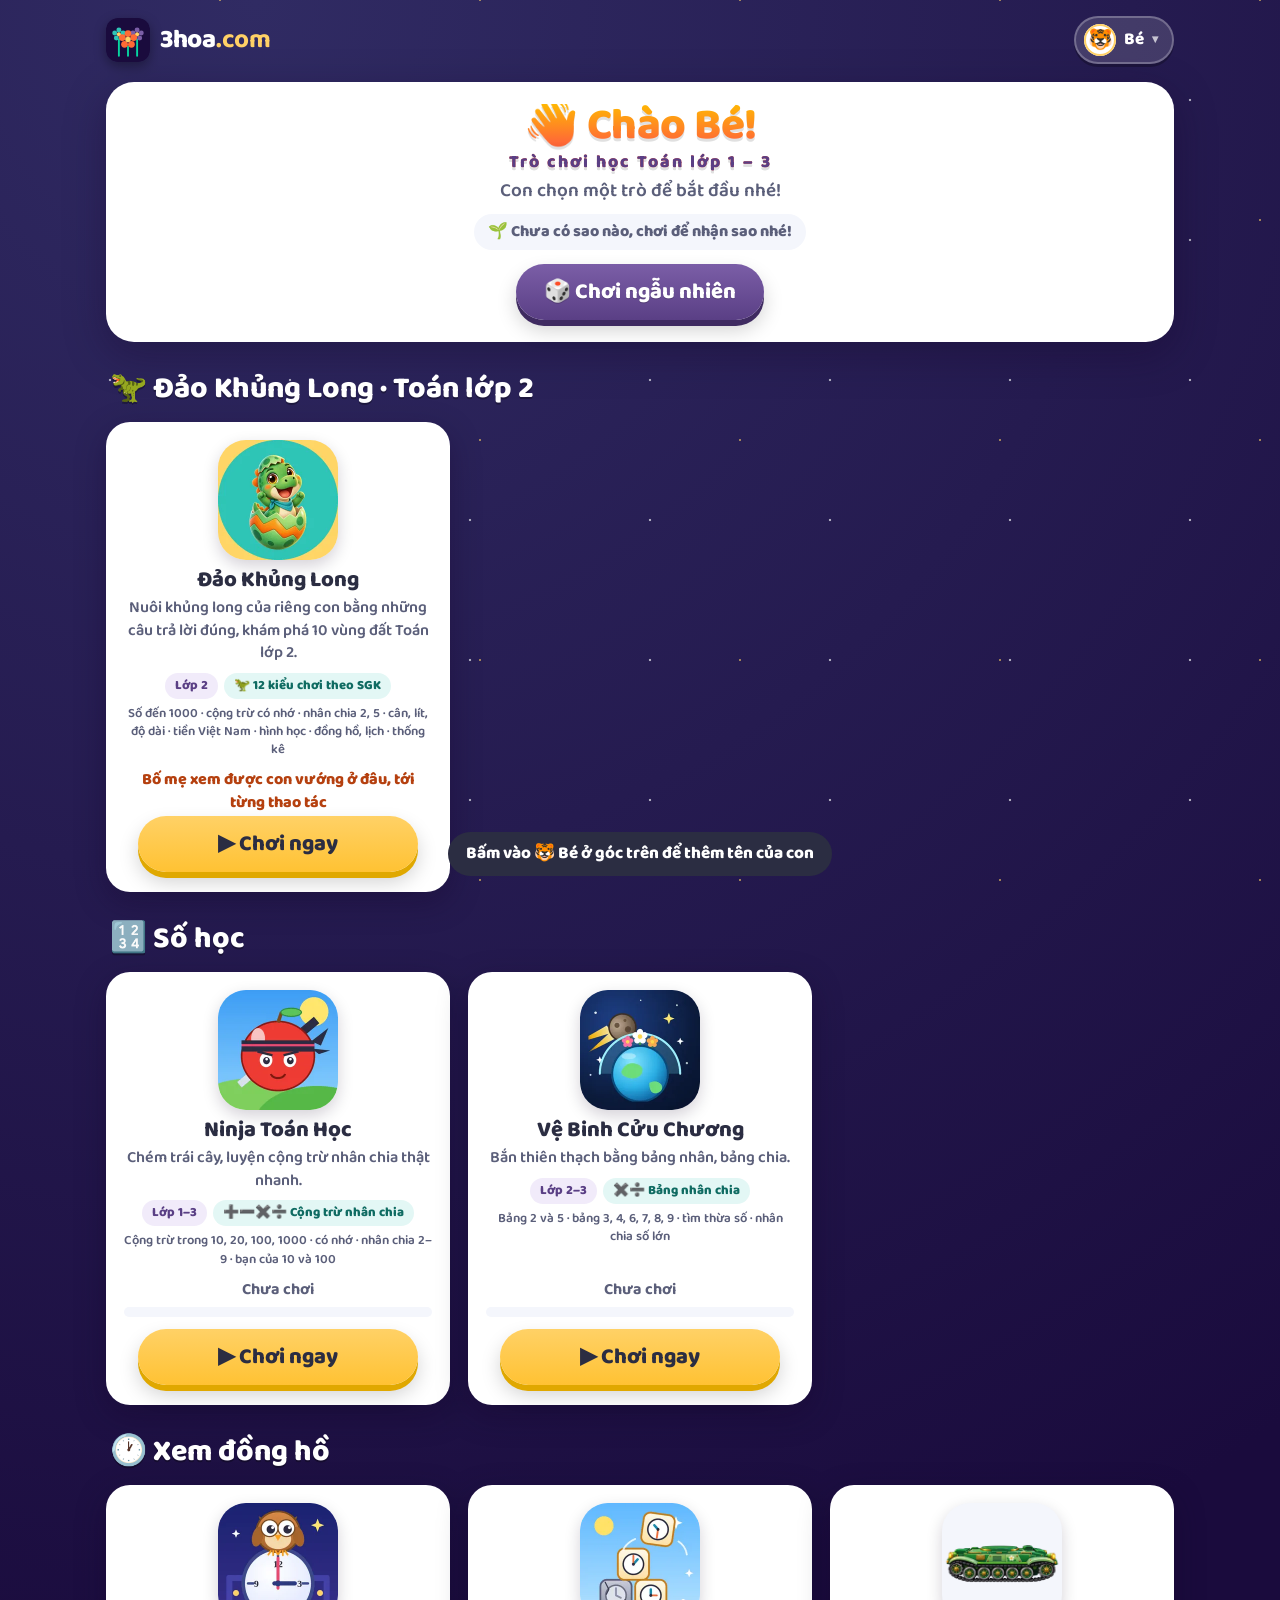
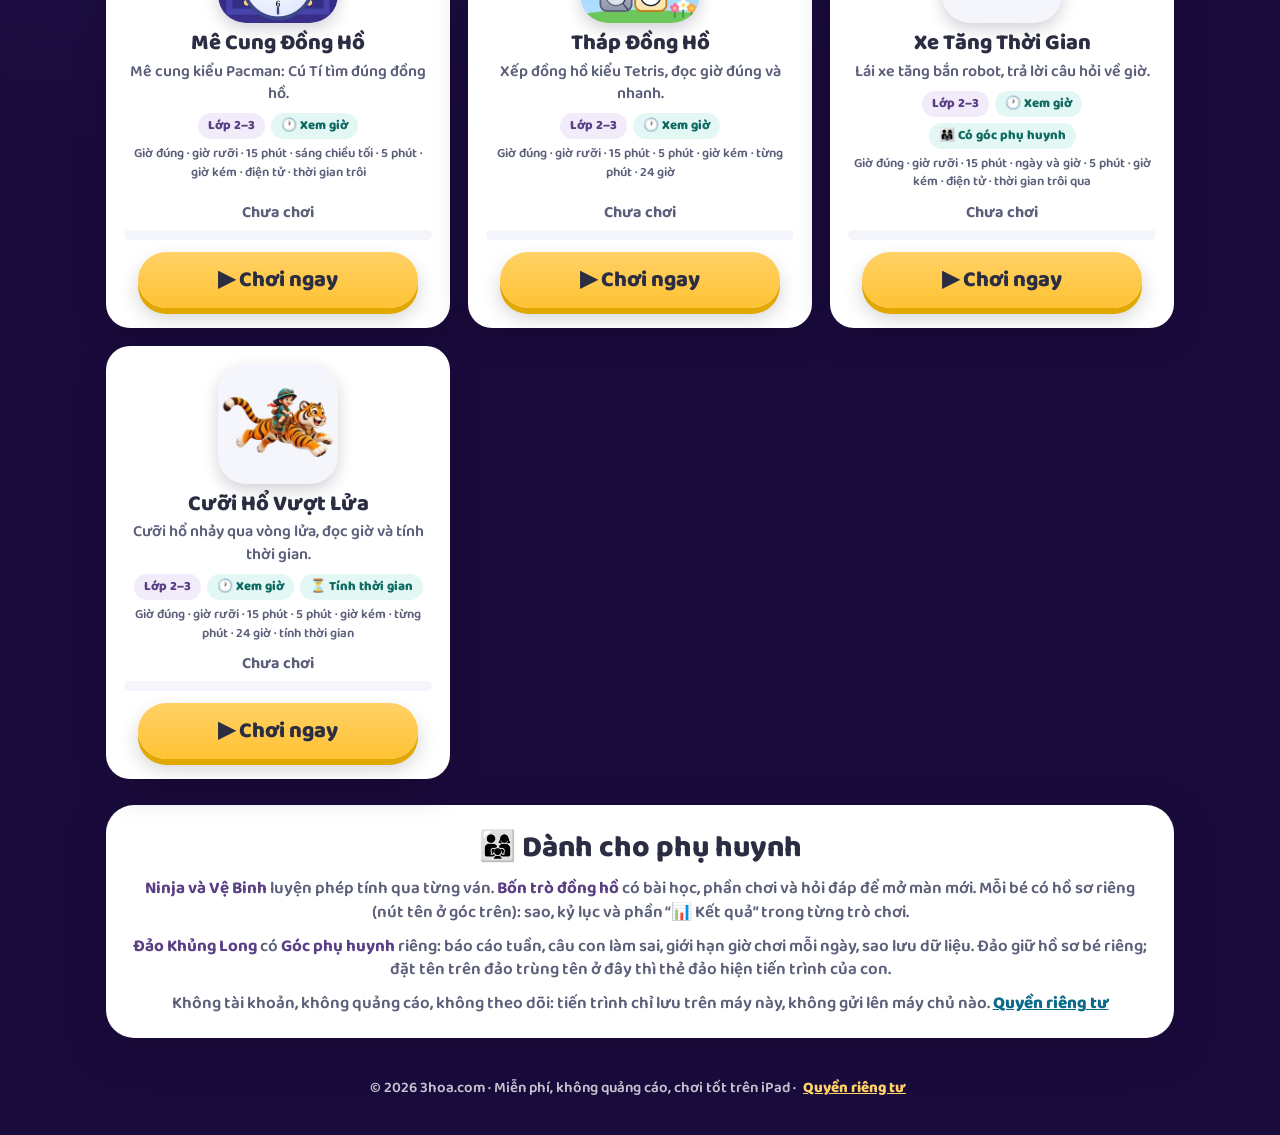
<file: index.html>
<!DOCTYPE html>
<html lang="vi">
<head>
<meta charset="UTF-8">
<meta name="viewport" content="width=device-width, initial-scale=1, viewport-fit=cover">
<meta http-equiv="Content-Security-Policy" content="default-src 'self'; script-src 'self'; style-src 'self' 'unsafe-inline'; font-src 'self' data:; img-src 'self' data: blob:; connect-src 'self'; manifest-src 'self'; worker-src 'self'; media-src 'self' blob:; object-src 'none'; base-uri 'self'; form-action 'none'">
<meta name="referrer" content="no-referrer">
<title>3hoa.com – Game học toán lớp 1, 2, 3 miễn phí cho bé</title>
<meta name="description" content="7 game học toán lớp 1, 2, 3 miễn phí: cộng trừ nhân chia, bảng cửu chương, học xem đồng hồ, tính thời gian và Đảo Khủng Long theo SGK Toán 2. Không quảng cáo, chơi tốt trên iPad.">
<link rel="canonical" href="https://3hoa.com/">
<meta name="theme-color" content="#1a0b3d">
<meta property="og:type" content="website">
<meta property="og:url" content="https://3hoa.com/">
<meta property="og:locale" content="vi_VN">
<meta property="og:site_name" content="3hoa.com">
<meta property="og:title" content="3hoa.com – Game học toán lớp 1, 2, 3 miễn phí cho bé">
<meta property="og:description" content="7 game học toán lớp 1, 2, 3 miễn phí: cộng trừ nhân chia, bảng cửu chương, học xem đồng hồ, tính thời gian và Đảo Khủng Long theo SGK Toán 2. Không quảng cáo, chơi tốt trên iPad.">
<meta property="og:image" content="https://3hoa.com/images/og.jpg">
<meta property="og:image:type" content="image/jpeg">
<meta property="og:image:width" content="1200">
<meta property="og:image:height" content="630">
<meta property="og:image:alt" content="3hoa.com – bảy trò chơi học Toán cho bé lớp 1 đến lớp 3">
<meta name="twitter:card" content="summary_large_image">
<meta name="twitter:title" content="3hoa.com – Game học toán lớp 1, 2, 3 miễn phí cho bé">
<meta name="twitter:description" content="7 game học toán lớp 1, 2, 3 miễn phí: cộng trừ nhân chia, bảng cửu chương, học xem đồng hồ, tính thời gian và Đảo Khủng Long theo SGK Toán 2. Không quảng cáo, chơi tốt trên iPad.">
<meta name="twitter:image" content="https://3hoa.com/images/og.jpg">
<link rel="stylesheet" href="fonts/baloo-2.css">
<link rel="stylesheet" href="css/main.css">
<link rel="icon" type="image/svg+xml" href="images/favicon.svg">
<link rel="icon" type="image/png" sizes="32x32" href="images/favicon-32.png">
<link rel="apple-touch-icon" sizes="180x180" href="images/apple-touch-icon.png">
<link rel="manifest" href="manifest.json">
<meta name="apple-mobile-web-app-capable" content="yes">
<meta name="mobile-web-app-capable" content="yes">
<meta name="apple-mobile-web-app-title" content="3hoa">
<meta name="application-name" content="3hoa">
<meta name="apple-mobile-web-app-status-bar-style" content="black-translucent">
<!-- Dữ liệu có cấu trúc cho công cụ tìm kiếm (JSON-LD là dữ liệu, không chạy nên hợp với CSP script-src 'self') -->
<script type="application/ld+json">
{
  "@context": "https://schema.org",
  "@graph": [
    {
      "@type": "WebSite",
      "@id": "https://3hoa.com/#website",
      "url": "https://3hoa.com/",
      "name": "3hoa.com",
      "alternateName": "Game học toán lớp 1, 2, 3",
      "description": "Trò chơi học toán miễn phí cho bé lớp 1, 2, 3: cộng trừ nhân chia, bảng cửu chương, học xem đồng hồ, tính thời gian.",
      "inLanguage": "vi"
    },
    {
      "@type": "ItemList",
      "@id": "https://3hoa.com/#tro-choi",
      "name": "Trò chơi học Toán trên 3hoa.com",
      "numberOfItems": 7,
      "itemListElement": [
        { "@type": "ListItem", "position": 1, "item": { "@type": "LearningResource", "name": "Đảo Khủng Long", "url": "https://3hoa.com/dao-khung-long/", "description": "Nuôi khủng long bằng câu trả lời đúng, đi qua 10 vùng đất Toán lớp 2 theo SGK Kết nối tri thức.", "inLanguage": "vi", "educationalLevel": "Lớp 2", "learningResourceType": "Trò chơi", "isAccessibleForFree": true } },
        { "@type": "ListItem", "position": 2, "item": { "@type": "LearningResource", "name": "Ninja Toán Học", "url": "https://3hoa.com/math-ninja/", "description": "Chém trái cây, luyện cộng trừ nhân chia.", "inLanguage": "vi", "educationalLevel": "Lớp 1, Lớp 2, Lớp 3", "learningResourceType": "Trò chơi", "isAccessibleForFree": true } },
        { "@type": "ListItem", "position": 3, "item": { "@type": "LearningResource", "name": "Vệ Binh Cửu Chương", "url": "https://3hoa.com/cuu-chuong/", "description": "Bắn thiên thạch, học bảng cửu chương nhân và chia.", "inLanguage": "vi", "educationalLevel": "Lớp 2, Lớp 3", "learningResourceType": "Trò chơi", "isAccessibleForFree": true } },
        { "@type": "ListItem", "position": 4, "item": { "@type": "LearningResource", "name": "Mê Cung Đồng Hồ", "url": "https://3hoa.com/me-cung-dong-ho/", "description": "Mê cung kiểu Pacman giúp bé học xem đồng hồ.", "inLanguage": "vi", "educationalLevel": "Lớp 2, Lớp 3", "learningResourceType": "Trò chơi", "isAccessibleForFree": true } },
        { "@type": "ListItem", "position": 5, "item": { "@type": "LearningResource", "name": "Tháp Đồng Hồ", "url": "https://3hoa.com/thap-dong-ho/", "description": "Xếp đồng hồ kiểu Tetris, học xem giờ đúng và nhanh.", "inLanguage": "vi", "educationalLevel": "Lớp 2, Lớp 3", "learningResourceType": "Trò chơi", "isAccessibleForFree": true } },
        { "@type": "ListItem", "position": 6, "item": { "@type": "LearningResource", "name": "Xe Tăng Thời Gian", "url": "https://3hoa.com/xe-tang-thoi-gian/", "description": "Lái xe tăng bắn robot, học xem đồng hồ.", "inLanguage": "vi", "educationalLevel": "Lớp 2, Lớp 3", "learningResourceType": "Trò chơi", "isAccessibleForFree": true } },
        { "@type": "ListItem", "position": 7, "item": { "@type": "LearningResource", "name": "Cưỡi Hổ Vượt Lửa", "url": "https://3hoa.com/cuoi-ho/", "description": "Cưỡi hổ nhảy qua vòng lửa, học xem đồng hồ và tính thời gian.", "inLanguage": "vi", "educationalLevel": "Lớp 2, Lớp 3", "learningResourceType": "Trò chơi", "isAccessibleForFree": true } }
      ]
    }
  ]
}
</script>
</head>
<body>
<a class="skip" href="#games">Bỏ qua, tới danh sách trò chơi</a>
<div class="wrap">
  <header class="top">
    <a class="brand" href="./" aria-label="3hoa.com – trang chủ">
      <img src="images/favicon.svg" width="44" height="44" alt="" decoding="async">
      <span>3hoa<b>.com</b></span>
    </a>
    <button type="button" class="player-chip" id="btn-player" aria-label="Đổi người chơi" aria-haspopup="dialog" aria-expanded="false">
      <span class="pl-avatar" aria-hidden="true">🐯</span><span class="pl-name">Bé</span><span class="pl-hint" aria-hidden="true">▾</span>
    </button>
  </header>

  <main>
    <section class="panel hero" aria-labelledby="hero-title">
      <h1 id="hero-title" class="title">👋 Chào <span id="hero-name">bé</span>!<small>Trò chơi học Toán lớp 1 – 3</small></h1>
      <p id="hero-sub" class="lead">Con chọn một trò để bắt đầu nhé!</p>
      <ul class="achv" id="achv" aria-label="Thành tích"></ul>
      <div class="btn-row">
        <a class="btn" id="hero-play" href="math-ninja/" hidden>▶ Chơi tiếp</a>
        <a class="btn purple" id="btn-random" href="math-ninja/">🎲 Chơi ngẫu nhiên</a>
      </div>
    </section>

    <div id="games" tabindex="-1">
      <section aria-labelledby="h-dao">
        <h2 id="h-dao">🦖 Đảo Khủng Long · Toán lớp 2</h2>
        <div class="game-grid">
          <article class="game-card" data-island="dao-khung-long" aria-labelledby="t-dao-khung-long">
            <img class="thumb" src="images/the-dao-khung-long.webp" width="240" height="240" alt="" decoding="async">
            <div class="body">
              <h3 id="t-dao-khung-long">Đảo Khủng Long</h3>
              <p class="tagline">Nuôi khủng long của riêng con bằng những câu trả lời đúng, khám phá 10 vùng đất Toán lớp 2.</p>
              <p class="tags"><span class="tag grade">Lớp 2</span><span class="tag">🦖 12 kiểu chơi theo SGK</span></p>
              <p class="topics">Số đến 1000 · cộng trừ có nhớ · nhân chia 2, 5 · cân, lít, độ dài · tiền Việt Nam · hình học · đồng hồ, lịch · thống kê</p>
              <p class="progress" data-island-progress>Bố mẹ xem được con vướng ở đâu, tới từng thao tác</p>
              <a class="btn" href="dao-khung-long/" aria-label="Chơi Đảo Khủng Long">▶ Chơi ngay</a>
            </div>
          </article>
        </div>
      </section>

      <section aria-labelledby="h-so">
        <h2 id="h-so">🔢 Số học</h2>
        <div class="game-grid">
          <article class="game-card" data-game="math-ninja" aria-labelledby="t-math-ninja">
            <img class="thumb" src="images/the-math-ninja.webp" width="240" height="240" alt="" decoding="async">
            <div class="body">
              <h3 id="t-math-ninja">Ninja Toán Học</h3>
              <p class="tagline">Chém trái cây, luyện cộng trừ nhân chia thật nhanh.</p>
              <p class="tags"><span class="tag grade">Lớp 1–3</span><span class="tag">➕➖✖️➗ Cộng trừ nhân chia</span></p>
              <p class="topics">Cộng trừ trong 10, 20, 100, 1000 · có nhớ · nhân chia 2–9 · bạn của 10 và 100</p>
              <p class="progress empty" data-progress>Chưa chơi</p>
              <p class="best" data-best hidden></p>
              <div class="bar" aria-hidden="true"><span data-bar></span></div>
              <a class="btn" href="math-ninja/" aria-label="Chơi Ninja Toán Học">▶ Chơi ngay</a>
            </div>
          </article>
          <article class="game-card" data-game="cuu-chuong" aria-labelledby="t-cuu-chuong">
            <img class="thumb" src="images/the-cuu-chuong.webp" width="240" height="240" alt="" decoding="async">
            <div class="body">
              <h3 id="t-cuu-chuong">Vệ Binh Cửu Chương</h3>
              <p class="tagline">Bắn thiên thạch bằng bảng nhân, bảng chia.</p>
              <p class="tags"><span class="tag grade">Lớp 2–3</span><span class="tag">✖️➗ Bảng nhân chia</span></p>
              <p class="topics">Bảng 2 và 5 · bảng 3, 4, 6, 7, 8, 9 · tìm thừa số · nhân chia số lớn</p>
              <p class="progress empty" data-progress>Chưa chơi</p>
              <p class="best" data-best hidden></p>
              <div class="bar" aria-hidden="true"><span data-bar></span></div>
              <a class="btn" href="cuu-chuong/" aria-label="Chơi Vệ Binh Cửu Chương">▶ Chơi ngay</a>
            </div>
          </article>
        </div>
      </section>

      <section aria-labelledby="h-gio">
        <h2 id="h-gio">🕐 Xem đồng hồ</h2>
        <div class="game-grid">
          <article class="game-card" data-game="me-cung-dong-ho" aria-labelledby="t-me-cung-dong-ho">
            <img class="thumb" src="images/the-me-cung-dong-ho.webp" width="240" height="240" alt="" decoding="async" loading="lazy">
            <div class="body">
              <h3 id="t-me-cung-dong-ho">Mê Cung Đồng Hồ</h3>
              <p class="tagline">Mê cung kiểu Pacman: Cú Tí tìm đúng đồng hồ.</p>
              <p class="tags"><span class="tag grade">Lớp 2–3</span><span class="tag">🕐 Xem giờ</span></p>
              <p class="topics">Giờ đúng · giờ rưỡi · 15 phút · sáng chiều tối · 5 phút · giờ kém · điện tử · thời gian trôi</p>
              <p class="progress empty" data-progress>Chưa chơi</p>
              <p class="best" data-best hidden></p>
              <div class="bar" aria-hidden="true"><span data-bar></span></div>
              <a class="btn" href="me-cung-dong-ho/" aria-label="Chơi Mê Cung Đồng Hồ">▶ Chơi ngay</a>
            </div>
          </article>
          <article class="game-card" data-game="thap-dong-ho" aria-labelledby="t-thap-dong-ho">
            <img class="thumb" src="images/the-thap-dong-ho.webp" width="240" height="240" alt="" decoding="async" loading="lazy">
            <div class="body">
              <h3 id="t-thap-dong-ho">Tháp Đồng Hồ</h3>
              <p class="tagline">Xếp đồng hồ kiểu Tetris, đọc giờ đúng và nhanh.</p>
              <p class="tags"><span class="tag grade">Lớp 2–3</span><span class="tag">🕐 Xem giờ</span></p>
              <p class="topics">Giờ đúng · giờ rưỡi · 15 phút · 5 phút · giờ kém · từng phút · 24 giờ</p>
              <p class="progress empty" data-progress>Chưa chơi</p>
              <p class="best" data-best hidden></p>
              <div class="bar" aria-hidden="true"><span data-bar></span></div>
              <a class="btn" href="thap-dong-ho/" aria-label="Chơi Tháp Đồng Hồ">▶ Chơi ngay</a>
            </div>
          </article>
          <article class="game-card" data-game="xe-tang-thoi-gian" aria-labelledby="t-xe-tang-thoi-gian">
            <img class="thumb" src="images/the-xe-tang-thoi-gian.webp" width="256" height="256" alt="" decoding="async" loading="lazy">
            <div class="body">
              <h3 id="t-xe-tang-thoi-gian">Xe Tăng Thời Gian</h3>
              <p class="tagline">Lái xe tăng bắn robot, trả lời câu hỏi về giờ.</p>
              <p class="tags"><span class="tag grade">Lớp 2–3</span><span class="tag">🕐 Xem giờ</span><span class="tag">👨‍👩‍👧 Có góc phụ huynh</span></p>
              <p class="topics">Giờ đúng · giờ rưỡi · 15 phút · ngày và giờ · 5 phút · giờ kém · điện tử · thời gian trôi qua</p>
              <p class="progress empty" data-progress>Chưa chơi</p>
              <p class="best" data-best hidden></p>
              <div class="bar" aria-hidden="true"><span data-bar></span></div>
              <a class="btn" href="xe-tang-thoi-gian/" aria-label="Chơi Xe Tăng Thời Gian">▶ Chơi ngay</a>
            </div>
          </article>
          <article class="game-card" data-game="cuoi-ho" aria-labelledby="t-cuoi-ho">
            <img class="thumb" src="images/the-cuoi-ho.webp" width="256" height="256" alt="" decoding="async" loading="lazy">
            <div class="body">
              <h3 id="t-cuoi-ho">Cưỡi Hổ Vượt Lửa</h3>
              <p class="tagline">Cưỡi hổ nhảy qua vòng lửa, đọc giờ và tính thời gian.</p>
              <p class="tags"><span class="tag grade">Lớp 2–3</span><span class="tag">🕐 Xem giờ</span><span class="tag">⏳ Tính thời gian</span></p>
              <p class="topics">Giờ đúng · giờ rưỡi · 15 phút · 5 phút · giờ kém · từng phút · 24 giờ · tính thời gian</p>
              <p class="progress empty" data-progress>Chưa chơi</p>
              <p class="best" data-best hidden></p>
              <div class="bar" aria-hidden="true"><span data-bar></span></div>
              <a class="btn" href="cuoi-ho/" aria-label="Chơi Cưỡi Hổ Vượt Lửa">▶ Chơi ngay</a>
            </div>
          </article>
        </div>
      </section>

      <section class="panel parents" aria-labelledby="h-ph">
        <h2 id="h-ph">👨‍👩‍👧 Dành cho phụ huynh</h2>
        <p><b>Ninja và Vệ Binh</b> luyện phép tính qua từng ván. <b>Bốn trò đồng hồ</b> có bài học, phần chơi và hỏi đáp để mở màn mới. Mỗi bé có hồ sơ riêng (nút tên ở góc trên): sao, kỷ lục và phần “📊 Kết quả” trong từng trò chơi.</p>
        <p class="mt"><b>Đảo Khủng Long</b> có <b>Góc phụ huynh</b> riêng: báo cáo tuần, câu con làm sai, giới hạn giờ chơi mỗi ngày, sao lưu dữ liệu. Đảo giữ hồ sơ bé riêng; đặt tên trên đảo trùng tên ở đây thì thẻ đảo hiện tiến trình của con.</p>
        <p class="mt">Không tài khoản, không quảng cáo, không theo dõi: tiến trình chỉ lưu trên máy này, không gửi lên máy chủ nào. <a href="rieng-tu/">Quyền riêng tư</a></p>
      </section>
    </div>
  </main>

  <footer><p>© 2026 3hoa.com · Miễn phí, không quảng cáo, chơi tốt trên iPad · <a href="rieng-tu/">Quyền riêng tư</a></p></footer>
</div>

<!-- ================= NGƯỜI CHƠI (hộp thoại) ================= -->
<div id="players" class="screen dim" role="dialog" aria-modal="true" aria-labelledby="players-title" hidden>
  <div class="panel">
    <div class="screen-head">
      <button type="button" class="btn ghost small" id="btn-players-back">← Quay lại</button>
      <h2 id="players-title">👋 Ai đang chơi?</h2>
      <span></span>
    </div>
    <div class="player-list" id="player-list"></div>
    <div class="btn-row">
      <button type="button" class="btn small" id="btn-player-add">＋ Thêm bạn mới</button>
      <button type="button" class="btn ghost small" id="btn-player-rename">✏️ Đổi tên</button>
      <button type="button" class="btn ghost small" id="btn-player-avatar">🎭 Đổi hình</button>
      <button type="button" class="btn ghost small" id="btn-player-remove">🗑 Xóa</button>
    </div>
    <form class="player-form" id="player-form" hidden autocomplete="off">
      <label for="player-name" class="sr-only">Tên của con</label>
      <input id="player-name" maxlength="16" placeholder="Tên của con" autocomplete="off" autocapitalize="words" enterkeyhint="done">
      <div class="avatar-grid" id="player-avatars"></div>
      <div class="btn-row">
        <button type="submit" class="btn small green" id="btn-player-save">💾 Lưu</button>
        <button type="button" class="btn ghost small" id="btn-player-cancel">Hủy</button>
      </div>
    </form>
    <p class="note">Xóa một bạn sẽ xóa tên và tiến trình của bạn đó trong 6 trò chơi trên máy này. Hồ sơ trên Đảo Khủng Long là riêng: xóa trong Góc phụ huynh của đảo.</p>
  </div>
</div>

<!-- ================= CỔNG PHỤ HUYNH ================= -->
<div id="parent-gate" class="screen dim" role="dialog" aria-modal="true" aria-labelledby="parent-gate-title" hidden>
  <div class="panel">
    <h2 id="parent-gate-title">👨‍👩‍👧 Dành cho phụ huynh</h2>
    <p id="parent-gate-what" hidden></p>
    <p id="parent-gate-q">Để tiếp tục, hãy trả lời: 7 × 8 = ?</p>
    <form id="parent-gate-form" class="gate-form" autocomplete="off">
      <input id="parent-gate-input" inputmode="numeric" pattern="[0-9]*" maxlength="4" aria-label="Đáp án" autocomplete="off">
      <div class="btn-row">
        <button type="submit" class="btn small green">Xác nhận</button>
        <button type="button" class="btn ghost small" id="btn-parent-gate-cancel">Hủy</button>
      </div>
    </form>
  </div>
</div>

<div id="toast" role="status" aria-live="polite"></div>

<script src="js/profile.js"></script>
<script src="js/hub.js"></script>
</body>
</html>
</file>
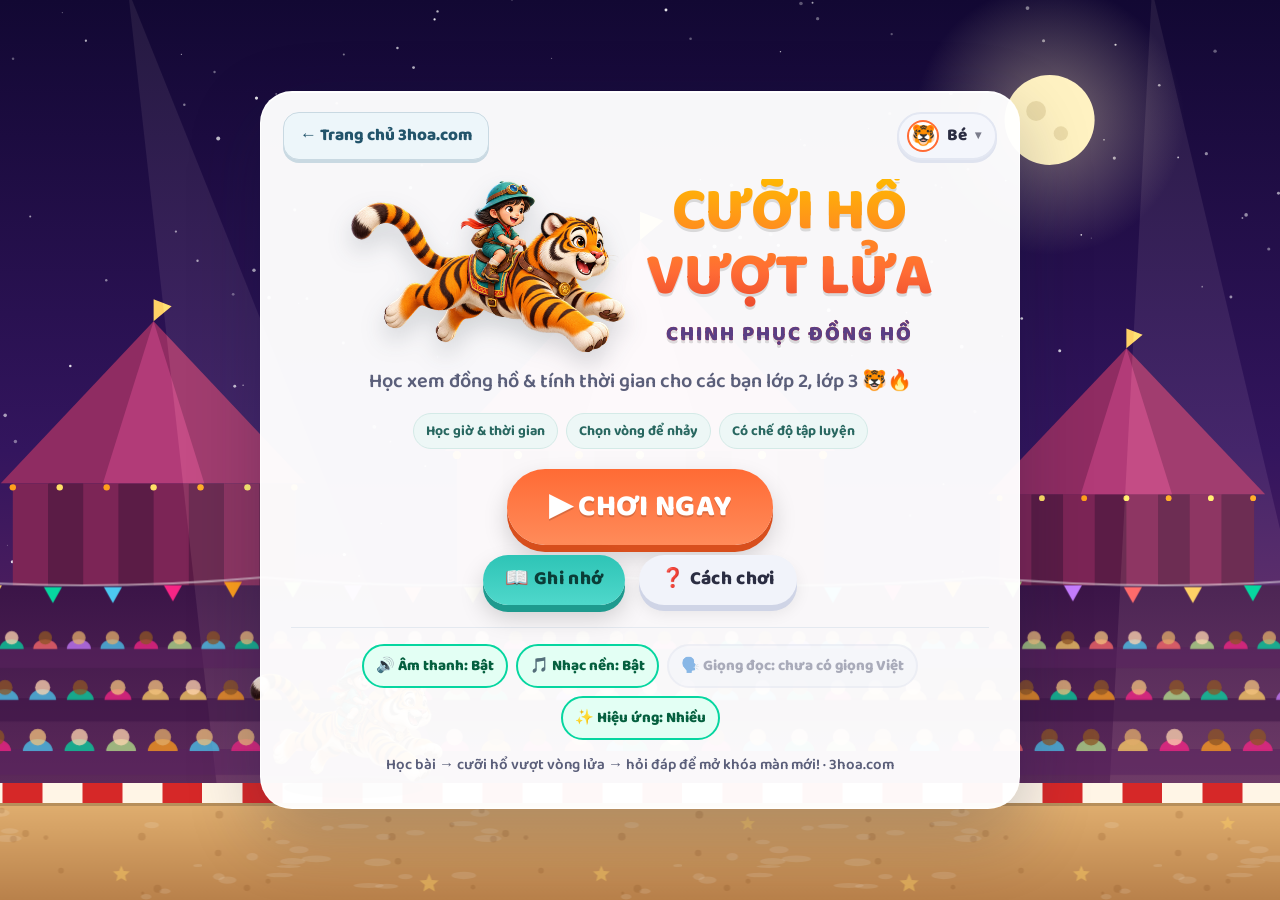
<file: cuoi-ho/index.html>
<!DOCTYPE html>
<html lang="vi">
<head>
<meta charset="utf-8">
<meta name="viewport" content="width=device-width, initial-scale=1, maximum-scale=1, user-scalable=no, viewport-fit=cover">
<meta http-equiv="Content-Security-Policy" content="default-src 'self'; script-src 'self'; style-src 'self' 'unsafe-inline'; font-src 'self' data:; img-src 'self' data: blob:; connect-src 'self'; manifest-src 'self'; worker-src 'self'; media-src 'self' blob:; object-src 'none'; base-uri 'self'; form-action 'none'">
<meta name="referrer" content="no-referrer">
<meta name="apple-mobile-web-app-capable" content="yes">
<meta name="mobile-web-app-capable" content="yes">
<meta name="apple-mobile-web-app-status-bar-style" content="black-translucent">
<meta name="apple-mobile-web-app-title" content="Cưỡi Hổ Vượt Lửa">
<meta name="application-name" content="Cưỡi Hổ Vượt Lửa">
<meta name="theme-color" content="#1a0b3d">
<meta name="description" content="Cưỡi Hổ Vượt Lửa – trò chơi cưỡi hổ nhảy qua vòng lửa giúp bé lớp 2, lớp 3 học xem đồng hồ và tính thời gian. Học bài, vượt vòng lửa, hỏi đáp để mở khóa màn mới.">
<title>Cưỡi Hổ Vượt Lửa – Học xem đồng hồ cho bé lớp 2, lớp 3</title>
<link rel="canonical" href="https://3hoa.com/cuoi-ho/">
<meta property="og:type" content="website">
<meta property="og:url" content="https://3hoa.com/cuoi-ho/">
<meta property="og:locale" content="vi_VN">
<meta property="og:site_name" content="3hoa.com">
<meta property="og:title" content="Cưỡi Hổ Vượt Lửa – Học xem đồng hồ cho bé lớp 2, lớp 3">
<meta property="og:description" content="Cưỡi Hổ Vượt Lửa – trò chơi cưỡi hổ nhảy qua vòng lửa giúp bé lớp 2, lớp 3 học xem đồng hồ và tính thời gian. Học bài, vượt vòng lửa, hỏi đáp để mở khóa màn mới.">
<meta property="og:image" content="https://3hoa.com/cuoi-ho/og.jpg">
<meta property="og:image:type" content="image/jpeg">
<meta property="og:image:width" content="1200">
<meta property="og:image:height" content="630">
<meta property="og:image:alt" content="Cưỡi Hổ Vượt Lửa: học xem đồng hồ và tính thời gian">
<meta name="twitter:card" content="summary_large_image">
<meta name="twitter:title" content="Cưỡi Hổ Vượt Lửa – Học xem đồng hồ cho bé lớp 2, lớp 3">
<meta name="twitter:description" content="Cưỡi Hổ Vượt Lửa – trò chơi cưỡi hổ nhảy qua vòng lửa giúp bé lớp 2, lớp 3 học xem đồng hồ và tính thời gian. Học bài, vượt vòng lửa, hỏi đáp để mở khóa màn mới.">
<meta name="twitter:image" content="https://3hoa.com/cuoi-ho/og.jpg">
<link rel="manifest" href="manifest.json">
<link rel="icon" type="image/png" sizes="192x192" href="icons/icon-192.png">
<link rel="apple-touch-icon" sizes="180x180" href="icons/icon-180.png">
<link rel="stylesheet" href="../fonts/baloo-2.css">
<link rel="stylesheet" href="style.css">
  <link rel="stylesheet" href="game-shell.css">
<link rel="stylesheet" href="dao.css">
</head>
<body>
<div id="app">
  <canvas id="game"></canvas>
  <canvas id="fx" aria-hidden="true"></canvas>

  <!-- ================= HUD (khi đang chơi) ================= -->
  <div id="hud" class="screen hidden">
    <div class="hud-top">
      <div class="hud-left">
        <div class="score-box">
          <span class="label">ĐIỂM</span>
          <span class="value" id="hud-score">0</span>
        </div>
        <div class="stage-chip" id="hud-stage">Vòng 1/10</div>
        <div class="combo-chip" id="hud-combo" hidden>Combo x2</div>
        <!-- Chế độ đảo (js/dao.js): quả mọng của ván, ảnh gắn khi vào đảo -->
        <div class="dao-qua-mong" id="hud-qua-mong" role="img" aria-label="0 quả mọng"><img id="hud-qua-mong-anh" alt="" width="26" height="26"><span id="hud-qua-mong-so">0</span></div>
      </div>
      <div class="hud-center">
        <div class="question-card" id="hud-question" role="button" tabindex="0" aria-pressed="false" aria-label="Phóng to đồng hồ câu hỏi">
          <div class="q-visual" id="hud-visual" hidden></div>
          <div class="q-text" id="hud-prompt">Sẵn sàng…</div>
        </div>
        <div class="timer" id="hud-timer" role="timer" aria-label="Thời gian chọn">
          <span>🔥</span>
          <div class="bar"><div class="fill" id="hud-timer-fill"></div></div>
          <span class="time" id="hud-time">15</span>
        </div>
        <div class="hint" id="hud-hint" role="status" aria-live="polite" hidden></div>
      </div>
      <div class="hud-right">
        <div class="hearts" id="hud-hearts" role="img" aria-label="Còn 3 tim"><span>❤️</span><span>❤️</span><span>❤️</span></div>
        <button class="btn" id="btn-hint" aria-label="Gợi ý">💡</button>
        <button class="btn" id="btn-pause" aria-label="Tạm dừng">⏸</button>
      </div>
    </div>
    <div class="tap-tip" id="tap-tip" hidden>👆 Chạm vào vòng lửa có đáp án đúng để hổ nhảy qua!</div>
    <button class="btn learn-continue" id="btn-learn-continue" hidden disabled>Đã hiểu · Chạy tiếp ▶</button>
  </div>

  <!-- ================= MENU CHÍNH ================= -->
  <div id="menu" class="screen">
    <div class="panel">
      <a class="hub-home" href="../" aria-label="Về trang chủ 3hoa.com">← Trang chủ 3hoa.com</a>
      <div class="logo-row">
        <img src="assets/tiger-rider.png" alt="Bé cùng hổ con sẵn sàng khám phá" class="hero-character" width="280" height="180">
        <div>
          <h1 class="title">CƯỠI HỔ<br>VƯỢT LỬA<small>CHINH PHỤC ĐỒNG HỒ</small></h1>
        </div>
      </div>
      <button type="button" class="player-chip" id="btn-player" aria-label="Đổi người chơi">
        <span class="pl-avatar" aria-hidden="true">🐯</span><span class="pl-name">Bé</span><span class="pl-hint" aria-hidden="true">▾</span>
      </button>
      <p class="subtitle">Học xem đồng hồ &amp; tính thời gian cho các bạn lớp 2, lớp 3 🐯🔥</p>
      <div class="game-benefits"><span>Học giờ & thời gian</span><span>Chọn vòng để nhảy</span><span>Có chế độ tập luyện</span></div>
      <div class="btn-row">
        <button class="btn big" id="btn-play">▶ CHƠI NGAY</button>
      </div>
      <div class="btn-row tight">
        <button class="btn teal small" id="btn-notes">📖 Ghi nhớ</button>
        <button class="btn ghost small" id="btn-howto">❓ Cách chơi</button>
      </div>
      <div class="toggle-row" data-audio-toggles></div>
      <p class="footer-note">Học bài → cưỡi hổ vượt vòng lửa → hỏi đáp để mở khóa màn mới! · 3hoa.com</p>
    </div>
  </div>

  <!-- ================= CHỌN MÀN (HÀNH TRÌNH) ================= -->
  <div id="levels" class="screen hidden">
    <div class="panel wide">
      <div class="screen-head">
        <button class="btn ghost small" id="btn-levels-back">← Quay lại</button>
        <h2>🗺️ Hành trình</h2>
        <button class="btn teal small" id="btn-report-levels" aria-label="Kết quả của bé">📊 Kết quả</button>
        <button class="btn ghost small" id="btn-levels-howto" aria-label="Cách chơi">❓</button>
      </div>
      <p class="mode-desc" id="journey-desc">Mỗi màn: <b>học bài</b> → <b>vượt vòng lửa</b> → <b>hỏi đáp</b> để mở khóa màn tiếp theo.</p>
      <div class="journey-stats" id="journey-stats"></div>
      <div class="level-grid" id="level-grid"></div>
      <p class="parent-row"><button type="button" class="linkish" id="btn-unlock-all">🔓 Dành cho phụ huynh: mở khóa tất cả màn</button></p>
    </div>
  </div>

  <!-- ================= BÀI HỌC ================= -->
  <div id="lesson" class="screen hidden">
    <div class="panel wide lesson-panel">
      <div class="screen-head">
        <button class="btn ghost small" id="btn-lesson-back">← Quay lại</button>
        <h2 id="lesson-title">📖 Bài học</h2>
        <button class="btn teal small" id="btn-lesson-read" aria-label="Đọc lại">🔊</button>
      </div>
      <div class="slide" id="slide">
        <div class="slide-visual" id="slide-visual"></div>
        <div class="slide-text" id="slide-text"></div>
      </div>
      <div class="dots" id="slide-dots" aria-hidden="true"></div>
      <div class="btn-row lesson-nav">
        <button class="btn ghost small" id="btn-slide-prev">◀ Trước</button>
        <button class="btn small" id="btn-slide-next">Tiếp ▶</button>
        <button class="btn big green" id="btn-lesson-start" hidden>🐯 Lên hổ thôi!</button>
      </div>
      <div class="btn-row tight">
        <button class="btn ghost small" id="btn-lesson-skip">⏩ Bỏ qua bài học, chơi luôn</button>
      </div>
    </div>
  </div>

  <!-- ================= GHI NHỚ ================= -->
  <div id="notes" class="screen hidden">
    <div class="panel wide">
      <div class="screen-head">
        <button class="btn ghost small" id="btn-notes-back">← Quay lại</button>
        <h2>📖 Ghi nhớ</h2>
        <button class="btn teal small" id="btn-notes-read">🔊 Đọc</button>
      </div>
      <div class="notes-list" id="notes-list"></div>
      <p class="tip">💡 Chạm vào một dòng để nghe đọc. Xem bài học đầy đủ ở từng màn trong <b>Hành trình</b>.</p>
    </div>
  </div>

  <!-- ================= HƯỚNG DẪN ================= -->
  <div id="howto" class="screen hidden dim">
    <div class="panel">
      <h2>❓ Cách chơi</h2>
      <div class="howto-list">
        <div class="howto-item"><div class="em">📖</div><div class="tx">Mỗi màn bắt đầu bằng một <b>bài học ngắn</b> về xem đồng hồ. Đọc kỹ rồi bấm <b>Lên hổ thôi!</b></div></div>
        <div class="howto-item"><div class="em">🔥</div><div class="tx">Bé cưỡi hổ chạy tới <b>3 vòng lửa</b>, mỗi vòng mang một đáp án. Nhìn câu hỏi ở trên và <b>chạm vào vòng có đáp án đúng</b>.</div></div>
        <div class="howto-item"><div class="em">🐯</div><div class="tx">Hổ sẽ <b>nhảy qua vòng</b> bé chọn. Đúng thì vòng lửa nổ thành sao, được điểm. Sai thì bị nóng, <b>mất 1 tim</b> và vòng đúng sẽ sáng lên để bé nhớ.</div></div>
        <div class="howto-item"><div class="em">⏱️</div><div class="tx">Mỗi vòng có <b>thời gian chọn</b>. Chọn nhanh được thêm điểm, trả lời đúng liên tiếp được <b>Combo</b>.</div></div>
        <div class="howto-item"><div class="em">💡</div><div class="tx">Khó quá thì bấm nút <b>💡 Gợi ý</b> ở góc trên: một vòng lửa sai sẽ tắt và bé được nhắc lại mẹo của màn (câu đó chỉ được nửa điểm). Chạm vào <b>thẻ câu hỏi</b> để phóng to đồng hồ cho dễ nhìn.</div></div>
        <div class="howto-item"><div class="em">❓</div><div class="tx">Về đích xong là phần <b>Hỏi đáp</b>: trả lời đúng hết các câu để <b>mở khóa màn tiếp theo</b>. Sai thì đọc giải thích rồi thử lại nhé!</div></div>
      </div>
      <div class="tip" id="ipad-tip">💡 Mẹo trên iPad: bấm nút <b>Chia sẻ</b> rồi chọn <b>Thêm vào Màn hình chính</b> để chơi toàn màn hình.</div>
      <div class="btn-row">
        <button class="btn" id="btn-howto-close">Đã hiểu!</button>
      </div>
    </div>
  </div>

  <!-- ================= ĐẾM NGƯỢC ================= -->
  <div id="countdown" class="screen hidden">
    <div class="count" id="count-num">3</div>
  </div>

  <!-- ================= TẠM DỪNG ================= -->
  <div id="pause" class="screen hidden dim">
    <div class="panel">
      <h2>⏸ Tạm dừng</h2>
      <p class="hub-return"><a class="hub-home" id="pause-home" href="../">← Trang chủ 3hoa.com</a></p>
      <p id="pause-info">Nghỉ một chút rồi chơi tiếp nhé!</p>
      <div class="toggle-row" data-audio-toggles></div>
      <div class="btn-row">
        <button class="btn big green" id="btn-resume">▶ Chơi tiếp</button>
      </div>
      <div class="btn-row">
        <button class="btn ghost small" id="btn-restart">🔄 Chơi lại</button>
        <button class="btn ghost small" id="btn-pause-lesson">📖 Xem bài học</button>
        <button class="btn ghost small" id="btn-quit">☰ Menu trò chơi</button>
        <button type="button" class="btn ghost small dao-nut" id="btn-dao-ve">🏝️ Về đảo</button>
      </div>
    </div>
  </div>

  <!-- ================= KẾT QUẢ ================= -->
  <div id="gameover" class="screen hidden dim">
    <div class="panel">
      <h2 class="result-title" id="result-title">Về đích!</h2>
      <p id="result-level">Màn 1: Giờ đúng</p>
      <div class="result-score-label">ĐIỂM CỦA BẠN</div>
      <div class="result-score" id="result-score">0</div>
      <div class="result-stars" id="result-stars"></div>
      <div id="result-record" class="record-badge" hidden>🏆 KỶ LỤC MỚI!</div>
      <div class="stats">
        <div class="stat ok"><div class="v" id="st-correct">0</div><div class="k">Đúng ✅</div></div>
        <div class="stat bad"><div class="v" id="st-wrong">0</div><div class="k">Sai ❌</div></div>
        <div class="stat combo"><div class="v" id="st-combo">0</div><div class="k">Combo cao nhất 🔥</div></div>
        <div class="stat acc"><div class="v" id="st-acc">0%</div><div class="k">Chính xác 🎯</div></div>
      </div>
      <div id="review" class="review" hidden>
        <h3>📝 Cần ôn lại</h3>
        <div class="review-chips" id="review-chips"></div>
        <div class="btn-row tight">
          <button class="btn small green" id="btn-drill">🔁 Luyện lại các câu này</button>
        </div>
      </div>
      <p class="result-msg" id="result-msg"></p>
      <div class="btn-row">
        <button class="btn big purple" id="btn-quiz">❓ HỎI ĐÁP – mở khóa màn tiếp</button>
        <button class="btn big" id="btn-again">🔄 Chơi lại</button>
        <button class="btn big green" id="btn-practice" hidden>🐯 Tập luyện (không mất tim)</button>
      </div>
      <div class="btn-row">
        <button class="btn ghost small" id="btn-next-level" hidden>▶ Màn tiếp theo</button>
        <button class="btn ghost small" id="btn-result-lesson">📖 Bài học</button>
        <button class="btn ghost small" id="btn-other-level">🗺️ Hành trình</button>
        <button class="btn ghost small" id="btn-home">🏠 Trang chính</button>
      </div>
    </div>
  </div>

  <!-- ================= HỎI ĐÁP (mở khóa màn tiếp) ================= -->
  <div id="quiz" class="screen hidden dim">
    <div class="panel wide quiz-panel">
      <div class="screen-head">
        <button class="btn ghost small" id="btn-quiz-back">← Thoát</button>
        <h2 id="quiz-title">❓ Hỏi đáp</h2>
        <button class="btn teal small" id="btn-quiz-read" aria-label="Đọc câu hỏi">🔊</button>
      </div>
      <div class="dots" id="quiz-dots" aria-hidden="true"></div>
      <div id="quiz-body">
        <div class="quiz-q">
          <div class="quiz-visual" id="quiz-visual" hidden></div>
          <div class="quiz-text" id="quiz-text"></div>
        </div>
        <div class="quiz-answers" id="quiz-answers"></div>
        <div class="quiz-feedback is-empty" id="quiz-feedback" role="status" aria-live="polite"></div>
        <div class="btn-row">
          <button class="btn small" id="btn-quiz-next" hidden>Tiếp ▶</button>
          <button class="btn small green" id="btn-quiz-retry" hidden>🔄 Thử lại</button>
        </div>
      </div>
      <div id="quiz-done" hidden>
        <div class="unlock-art" id="unlock-art">🎉</div>
        <h3 class="unlock-title" id="unlock-title">Mở khóa màn mới!</h3>
        <p class="unlock-desc" id="unlock-desc"></p>
        <div class="btn-row">
          <button class="btn big green" id="btn-quiz-play-next">▶ Chơi màn tiếp</button>
        </div>
        <div class="btn-row">
          <button class="btn ghost small" id="btn-quiz-levels">🗺️ Hành trình</button>
          <button class="btn ghost small" id="btn-quiz-home">🏠 Trang chính</button>
        </div>
      </div>
    </div>
  </div>

  <!-- ================= NGƯỜI CHƠI ================= -->
  <div id="players" class="screen hidden dim">
    <div class="panel">
      <div class="screen-head">
        <button class="btn ghost small" id="btn-players-back">← Quay lại</button>
        <h2>👋 Ai đang chơi?</h2>
        <button class="btn teal small" id="btn-report" aria-label="Xem kết quả">📊</button>
      </div>
      <div class="player-list" id="player-list"></div>
      <div class="btn-row tight">
        <button class="btn small green" id="btn-player-add">＋ Thêm bạn mới</button>
        <button class="btn ghost small" id="btn-player-rename">✏️ Đổi tên</button>
        <button class="btn ghost small" id="btn-player-avatar">🎭 Đổi hình</button>
        <button class="btn ghost small" id="btn-player-remove">🗑 Xóa</button>
      </div>
      <form class="player-form" id="player-form" hidden autocomplete="off">
        <label for="player-name" class="sr-only">Tên của con</label>
        <input id="player-name" maxlength="16" placeholder="Tên của con" autocomplete="off" autocapitalize="words" enterkeyhint="done">
        <div class="avatar-grid" id="player-avatars"></div>
        <div class="btn-row tight">
          <button type="submit" class="btn small green" id="btn-player-save">💾 Lưu</button>
          <button type="button" class="btn ghost small" id="btn-player-cancel">Hủy</button>
        </div>
      </form>
    </div>
  </div>

  <!-- ================= KẾT QUẢ CỦA BÉ (phụ huynh) ================= -->
  <div id="report" class="screen hidden dim">
    <div class="panel wide">
      <div class="screen-head">
        <button class="btn ghost small" id="btn-report-back">← Quay lại</button>
        <h2 id="report-title">📊 Kết quả của Bé</h2>
        <span class="head-spacer"></span>
      </div>
      <div class="report-grid" id="report-stats"></div>
      <p class="report-weak" id="report-weak"></p>
      <h3 class="report-h">Từng màn</h3>
      <div class="report-rows" id="report-levels"></div>
      <h3 class="report-h" id="report-review-h">📝 Cần ôn lại</h3>
      <div class="report-rows" id="report-review"></div>
      <p class="parent-row"><button type="button" class="linkish" id="btn-report-reset">🗑 Xóa tiến trình của bé</button></p>
    </div>
  </div>

  <!-- ================= CỔNG PHỤ HUYNH ================= -->
  <div id="parent-gate" class="screen hidden dim">
    <div class="panel">
      <h2>👨‍👩‍👧 Dành cho phụ huynh</h2>
      <p id="parent-gate-q">Để tiếp tục, hãy trả lời: 7 × 8 = ?</p>
      <form id="parent-gate-form" class="gate-form" autocomplete="off">
        <input id="parent-gate-input" inputmode="numeric" pattern="[0-9]*" maxlength="4" aria-label="Đáp án" autocomplete="off">
        <div class="btn-row tight">
          <button type="submit" class="btn small green">Xác nhận</button>
          <button type="button" class="btn ghost small" id="btn-parent-gate-cancel">Hủy</button>
        </div>
      </form>
    </div>
  </div>

  <!-- ================= CHẾ ĐỘ ĐẢO: thẻ bắt đầu (js/dao.js, chỉ hiện khi Đảo Khủng Long mở game) ================= -->
  <div id="dao-start" class="screen dim hidden" role="dialog" aria-labelledby="dao-ten-man">
    <div class="panel dao-panel">
      <img src="assets/tiger-rider.png" alt="Bé cưỡi hổ sẵn sàng vượt vòng lửa" class="dao-hero" width="280" height="180">
      <p class="dao-game">🔥 Cưỡi Hổ Vượt Lửa 🔥</p>
      <h2 id="dao-ten-man">Cưỡi Hổ Vượt Lửa</h2>
      <p class="dao-phu" id="dao-phu">Chạm vào vòng có đáp án đúng để hổ nhảy qua!</p>
      <div class="btn-row">
        <button type="button" class="btn big green" id="dao-bat-dau">▶ Bắt đầu</button>
      </div>
      <div class="btn-row tight">
        <button type="button" class="btn ghost small" id="dao-ve-dao-dau">🏝️ Về đảo</button>
      </div>
    </div>
  </div>

  <div id="toast" role="status" aria-live="polite"></div>
</div>

<script src="js/audio.js"></script>
<script src="js/lessons.js"></script>
<script src="js/profile.js"></script>
<script src="js/dao.js"></script>
<script src="js/game.js"></script>
</body>
</html>
</file>
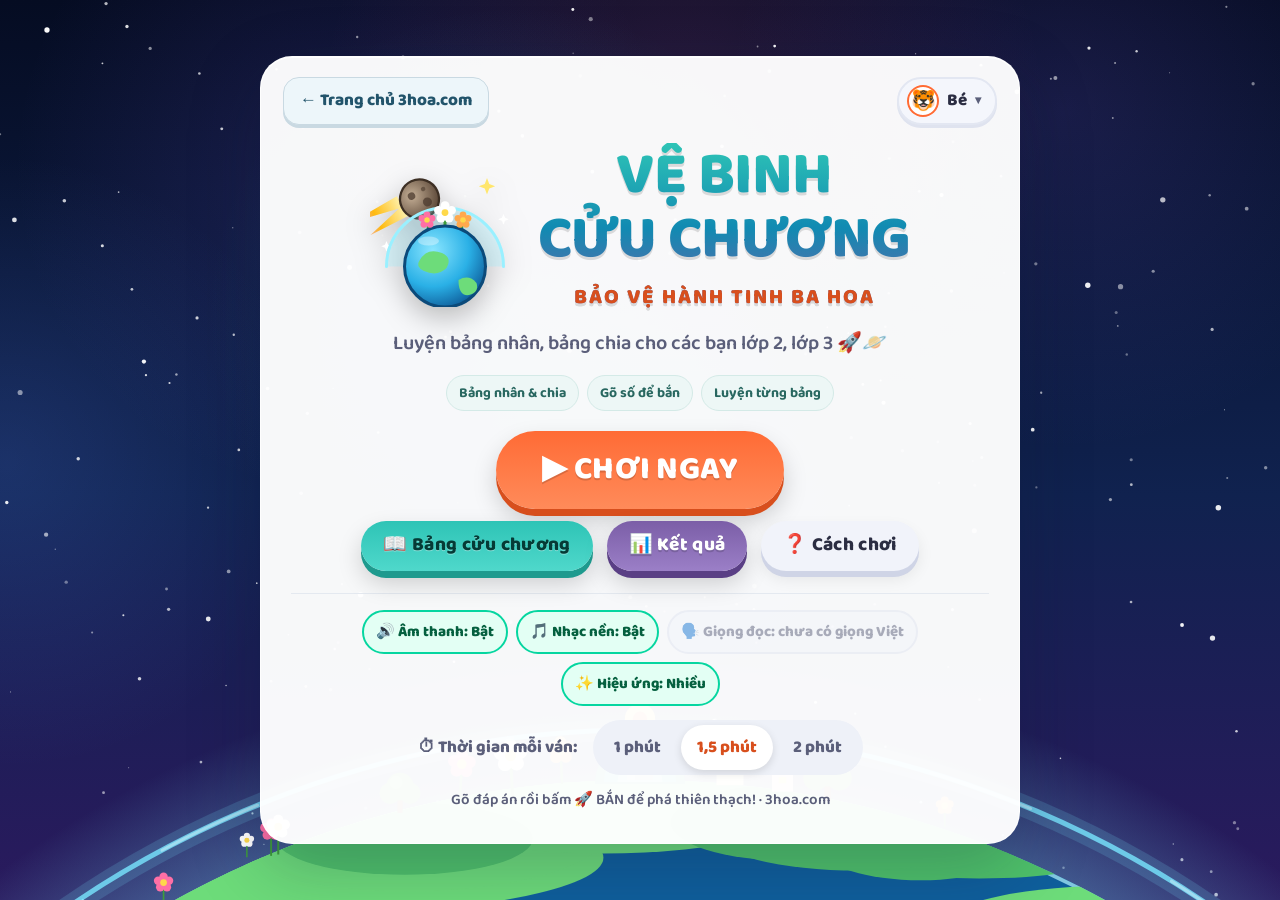
<file: cuu-chuong/index.html>
<!DOCTYPE html>
<html lang="vi">
<head>
<meta charset="utf-8">
<meta name="viewport" content="width=device-width, initial-scale=1, maximum-scale=1, user-scalable=no, viewport-fit=cover">
<meta http-equiv="Content-Security-Policy" content="default-src 'self'; script-src 'self'; style-src 'self' 'unsafe-inline'; font-src 'self' data:; img-src 'self' data: blob:; connect-src 'self'; manifest-src 'self'; worker-src 'self'; media-src 'self' blob:; object-src 'none'; base-uri 'self'; form-action 'none'">
<meta name="referrer" content="no-referrer">
<meta name="apple-mobile-web-app-capable" content="yes">
<meta name="mobile-web-app-capable" content="yes">
<meta name="apple-mobile-web-app-status-bar-style" content="black-translucent">
<meta name="apple-mobile-web-app-title" content="Vệ Binh Cửu Chương">
<meta name="application-name" content="Vệ Binh Cửu Chương">
<meta name="theme-color" content="#0b1a3a">
<meta name="description" content="Vệ Binh Cửu Chương – trò chơi bắn thiên thạch giúp bé lớp 2, lớp 3 thuộc bảng nhân, bảng chia. Chơi trên iPad, điện thoại hoặc máy tính.">
<title>Vệ Binh Cửu Chương – Bắn thiên thạch, học bảng nhân chia</title>
<link rel="canonical" href="https://3hoa.com/cuu-chuong/">
<meta property="og:type" content="website">
<meta property="og:url" content="https://3hoa.com/cuu-chuong/">
<meta property="og:locale" content="vi_VN">
<meta property="og:site_name" content="3hoa.com">
<meta property="og:title" content="Vệ Binh Cửu Chương – Bắn thiên thạch, học bảng nhân chia">
<meta property="og:description" content="Vệ Binh Cửu Chương – trò chơi bắn thiên thạch giúp bé lớp 2, lớp 3 thuộc bảng nhân, bảng chia. Chơi trên iPad, điện thoại hoặc máy tính.">
<meta property="og:image" content="https://3hoa.com/cuu-chuong/og.jpg">
<meta property="og:image:type" content="image/jpeg">
<meta property="og:image:width" content="1200">
<meta property="og:image:height" content="630">
<meta property="og:image:alt" content="Vệ Binh Cửu Chương: bắn thiên thạch, thuộc bảng nhân chia">
<meta name="twitter:card" content="summary_large_image">
<meta name="twitter:title" content="Vệ Binh Cửu Chương – Bắn thiên thạch, học bảng nhân chia">
<meta name="twitter:description" content="Vệ Binh Cửu Chương – trò chơi bắn thiên thạch giúp bé lớp 2, lớp 3 thuộc bảng nhân, bảng chia. Chơi trên iPad, điện thoại hoặc máy tính.">
<meta name="twitter:image" content="https://3hoa.com/cuu-chuong/og.jpg">
<link rel="manifest" href="manifest.json">
<link rel="icon" type="image/png" sizes="192x192" href="icons/icon-192.png">
<link rel="apple-touch-icon" sizes="180x180" href="icons/icon-180.png">
<link rel="stylesheet" href="../fonts/baloo-2.css">
<link rel="stylesheet" href="style.css">
  <link rel="stylesheet" href="game-shell.css">
  <link rel="stylesheet" href="dao.css">
</head>
<body>
<div id="app">
  <canvas id="game"></canvas>
  <canvas id="fx" aria-hidden="true"></canvas>

  <!-- ================= HUD (khi đang chơi) ================= -->
  <div id="hud" class="screen hidden">
    <div class="hud-top">
      <div class="hud-left">
        <div class="score-box">
          <span class="label">ĐIỂM</span>
          <span class="value" id="hud-score">0</span>
        </div>
        <div class="dao-qua-mong dao-chi" id="dao-qua-mong" aria-label="Quả mọng"><img id="dao-qua-mong-hinh" alt=""><b id="dao-qua-mong-so">0</b></div>
        <div class="stage-chip" id="hud-stage">Đợt 1</div>
        <div class="combo-chip" id="hud-combo" hidden>Combo x2</div>
      </div>
      <div class="hud-center">
        <div class="answer-card" id="hud-answer">Sẵn sàng…</div>
        <div class="timer" id="hud-timer">
          <span>⏱</span>
          <div class="bar"><div class="fill" id="hud-timer-fill"></div></div>
          <span class="time" id="hud-time">1:30</span>
        </div>
        <div class="hint gone" id="hud-hint" aria-live="polite"></div>
        <div class="dao-hinh dao-chi" id="dao-hinh" hidden></div>
      </div>
      <div class="hud-right">
        <div class="shields" id="hud-shields"><span>🛡️</span><span>🛡️</span><span>🛡️</span></div>
        <button class="btn" id="btn-hint" aria-label="Gợi ý">💡</button>
        <button class="btn" id="btn-pause" aria-label="Tạm dừng">⏸</button>
      </div>
    </div>
    <div class="stage-banner" id="hud-stage-banner" role="status" aria-live="polite" hidden></div>
  </div>

  <!-- ================= BÀN PHÍM SỐ ================= -->
  <div id="numpad" class="off" role="group" aria-label="Bàn phím số">
    <button type="button" class="k k7" data-key="7">7</button>
    <button type="button" class="k k8" data-key="8">8</button>
    <button type="button" class="k k9" data-key="9">9</button>
    <button type="button" class="k k4" data-key="4">4</button>
    <button type="button" class="k k5" data-key="5">5</button>
    <button type="button" class="k k6" data-key="6">6</button>
    <button type="button" class="k k1" data-key="1">1</button>
    <button type="button" class="k k2" data-key="2">2</button>
    <button type="button" class="k k3" data-key="3">3</button>
    <button type="button" class="k del" data-key="del" aria-label="Xóa">⌫</button>
    <button type="button" class="k k0" data-key="0">0</button>
    <button type="button" class="k fire" data-key="fire" aria-label="Bắn">🚀<small>BẮN</small></button>
  </div>

  <!-- ================= MENU CHÍNH ================= -->
  <div id="menu" class="screen">
    <div class="panel">
      <a class="hub-home" href="../" aria-label="Về trang chủ 3hoa.com">← Trang chủ 3hoa.com</a>
      <div class="logo-row">
        <svg viewBox="0 0 200 200" xmlns="http://www.w3.org/2000/svg" aria-hidden="true">
          <defs>
            <radialGradient id="lg-planet" cx="35%" cy="30%" r="75%">
              <stop offset="0" stop-color="#8ae6ff"/>
              <stop offset="0.6" stop-color="#2ab0e6"/>
              <stop offset="1" stop-color="#0f5f9c"/>
            </radialGradient>
            <linearGradient id="lg-flame" x1="0" y1="0" x2="1" y2="0">
              <stop offset="0" stop-color="#ff4d2e" stop-opacity="0"/>
              <stop offset="0.45" stop-color="#ffb703"/>
              <stop offset="1" stop-color="#fff4b0"/>
            </linearGradient>
            <radialGradient id="lg-rock" cx="35%" cy="35%" r="70%">
              <stop offset="0" stop-color="#c4ae95"/>
              <stop offset="1" stop-color="#5e4a3a"/>
            </radialGradient>
          </defs>
          <!-- Lấp lánh -->
          <path d="M156 28 l3 8 l8 3 l-8 3 l-3 8 l-3 -8 l-8 -3 l8 -3z" fill="#ffe66d"/>
          <path d="M178 76 l2 5 l5 2 l-5 2 l-2 5 l-2 -5 l-5 -2 l5 -2z" fill="#fff"/>
          <path d="M22 112 l2 5 l5 2 l-5 2 l-2 5 l-2 -5 l-5 -2 l5 -2z" fill="#fff"/>
          <!-- Thiên thạch có đuôi lửa -->
          <g transform="rotate(-25 66 56)">
            <path d="M40 40 L-30 46 L36 56 L-14 72 L44 70 Z" fill="url(#lg-flame)" opacity="0.95"/>
            <circle cx="66" cy="56" r="26" fill="url(#lg-rock)" stroke="#3d2f24" stroke-width="3"/>
            <circle cx="58" cy="48" r="5" fill="#4b3a2d" opacity="0.75"/>
            <circle cx="74" cy="64" r="6" fill="#4b3a2d" opacity="0.75"/>
            <circle cx="76" cy="46" r="3" fill="#4b3a2d" opacity="0.6"/>
          </g>
          <!-- Khiên -->
          <path d="M22 146 a78 78 0 0 1 156 0" fill="rgba(120,230,255,0.22)" stroke="#9af0ff" stroke-width="4" stroke-linecap="round"/>
          <!-- Cuống hoa -->
          <path d="M76 84 q2 8 2 14 M100 74 q0 12 0 22 M124 84 q-2 8 -2 14" stroke="#3f9d3a" stroke-width="4" stroke-linecap="round" fill="none"/>
          <!-- Hành tinh -->
          <circle cx="100" cy="146" r="54" fill="url(#lg-planet)" stroke="#0b4a7a" stroke-width="4"/>
          <path d="M66 138 q10 -18 30 -10 q14 6 6 20 q-12 12 -30 4 q-12 -6 -6 -14z" fill="#6ddc7a"/>
          <path d="M118 164 q14 -8 24 4 q4 12 -10 16 q-14 2 -14 -20z" fill="#6ddc7a"/>
          <ellipse cx="78" cy="112" rx="14" ry="6" fill="#fff" opacity="0.35"/>
          <!-- Ba bông hoa -->
          <g fill="#ff6fa5">
            <circle cx="76" cy="77" r="4.5"/><circle cx="82.7" cy="81.8" r="4.5"/><circle cx="80.1" cy="89.7" r="4.5"/>
            <circle cx="71.9" cy="89.7" r="4.5"/><circle cx="69.3" cy="81.8" r="4.5"/>
          </g>
          <circle cx="76" cy="84" r="3.6" fill="#ffd94a"/>
          <g fill="#ffffff">
            <circle cx="100" cy="65" r="6"/><circle cx="108.6" cy="71.2" r="6"/><circle cx="105.3" cy="81.3" r="6"/>
            <circle cx="94.7" cy="81.3" r="6"/><circle cx="91.4" cy="71.2" r="6"/>
          </g>
          <circle cx="100" cy="74" r="4.5" fill="#ffd94a"/>
          <g fill="#ffa94d">
            <circle cx="124" cy="77" r="4.5"/><circle cx="130.7" cy="81.8" r="4.5"/><circle cx="128.1" cy="89.7" r="4.5"/>
            <circle cx="119.9" cy="89.7" r="4.5"/><circle cx="117.3" cy="81.8" r="4.5"/>
          </g>
          <circle cx="124" cy="84" r="3.6" fill="#ffd94a"/>
        </svg>
        <div>
          <h1 class="title">VỆ BINH<br>CỬU CHƯƠNG<small>BẢO VỆ HÀNH TINH BA HOA</small></h1>
        </div>
      </div>
      <p class="subtitle">Luyện bảng nhân, bảng chia cho các bạn lớp 2, lớp 3 🚀🪐</p>
      <div class="game-benefits"><span>Bảng nhân & chia</span><span>Gõ số để bắn</span><span>Luyện từng bảng</span></div>
      <button type="button" class="player-chip" id="btn-player" aria-label="Đổi người chơi">
        <span class="pl-avatar" aria-hidden="true">🐯</span><span class="pl-name">Bé</span><span class="pl-hint" aria-hidden="true">▾</span>
      </button>
      <div class="btn-row">
        <button class="btn big" id="btn-play">▶ CHƠI NGAY</button>
      </div>
      <div class="btn-row mt-12">
        <button class="btn teal small" id="btn-tables">📖 Bảng cửu chương</button>
        <button class="btn purple small" id="btn-report-menu">📊 Kết quả</button>
        <button class="btn ghost small" id="btn-howto">❓ Cách chơi</button>
      </div>
      <div class="toggle-row" data-audio-toggles></div>
      <div class="menu-options">
        <span class="chip-label">⏱ Thời gian mỗi ván:</span>
        <div class="chip-group" id="duration-group">
          <button type="button" data-sec="60" aria-pressed="false">1 phút</button>
          <button type="button" data-sec="90" class="on" aria-pressed="true">1,5 phút</button>
          <button type="button" data-sec="120" aria-pressed="false">2 phút</button>
        </div>
      </div>
      <p class="footer-note">Gõ đáp án rồi bấm 🚀 BẮN để phá thiên thạch! · 3hoa.com</p>
    </div>
  </div>

  <!-- ================= CHỌN MÀN ================= -->
  <div id="levels" class="screen hidden">
    <div class="panel wide">
      <div class="screen-head">
        <button class="btn ghost small" id="btn-levels-back">← <span class="txt">Quay lại</span></button>
        <h2>Chọn màn chơi</h2>
        <button class="btn teal small" id="btn-report-levels" aria-label="Kết quả của bé">📊 Kết quả</button>
        <button class="btn ghost small" id="btn-levels-howto" aria-label="Cách chơi">❓</button>
      </div>
      <div class="tabs" role="tablist" aria-label="Kiểu màn chơi">
        <button type="button" class="tab on" role="tab" aria-selected="true" data-mode="table">📚 Luyện từng bảng</button>
        <button type="button" class="tab" role="tab" aria-selected="false" data-mode="challenge">🏆 Thử thách</button>
      </div>
      <div class="menu-options" id="op-row">
        <span class="chip-label">Phép tính:</span>
        <div class="chip-group" id="op-group">
          <button type="button" data-op="mul" aria-pressed="false">Nhân ×</button>
          <button type="button" data-op="div" aria-pressed="false">Chia :</button>
          <button type="button" data-op="mix" class="on" aria-pressed="true">Cả hai</button>
        </div>
      </div>
      <p class="mode-desc" id="mode-desc">Chọn bảng muốn luyện. Mỗi thiên thạch mang một phép tính!</p>
      <div class="level-grid" id="level-grid"></div>
    </div>
  </div>

  <!-- ================= BẢNG CỬU CHƯƠNG ================= -->
  <div id="tables" class="screen hidden">
    <div class="panel wide">
      <div class="screen-head">
        <button class="btn ghost small" id="btn-tables-back">← <span class="txt">Quay lại</span></button>
        <h2>📖 Bảng cửu chương</h2>
        <button class="btn teal small" id="btn-tables-read" aria-label="Đọc cả bảng">🔊 <span class="txt">Đọc cả bảng</span></button>
        <button class="btn green small" id="btn-tables-play" aria-label="Luyện bảng này">🚀 <span class="txt">Luyện bảng này</span></button>
      </div>
      <div class="table-tabs" id="table-tabs"></div>
      <div class="table-body" id="table-body"></div>
      <p class="tip">💡 Chạm vào một dòng để nghe đọc. Học thuộc rồi bấm <b>🚀 Luyện bảng này</b> để thử sức nhé!</p>
    </div>
  </div>

  <!-- ================= HƯỚNG DẪN ================= -->
  <div id="howto" class="screen hidden dim">
    <div class="panel">
      <h2>❓ Cách chơi</h2>
      <div class="howto-list">
        <div class="howto-item"><div class="em">☄️</div><div class="tx">Thiên thạch mang <b>phép tính</b> (ví dụ <b>7 × 8</b>) đang rơi xuống hành tinh Ba Hoa!</div></div>
        <div class="howto-item"><div class="em">🔢</div><div class="tx"><b>Gõ đáp án</b> trên bàn phím số rồi bấm <b>🚀 BẮN</b> (hoặc phím Enter) để pháo laser phá thiên thạch.</div></div>
        <div class="howto-item"><div class="em">🎯</div><div class="tx">Pháo nhắm vào thiên thạch <b>thấp nhất</b> (có vòng sáng). Chạm vào thiên thạch khác để đổi mục tiêu.</div></div>
        <div class="howto-item"><div class="em">🛡️</div><div class="tx">Thiên thạch chạm khiên sẽ làm <b>mất 1 khiên</b>. Hết 3 khiên là thua. Bắn thiên thạch 💗 để hồi khiên.</div></div>
        <div class="howto-item"><div class="em">🔥</div><div class="tx">Trả lời <b>đúng liên tiếp</b> để nhận <b>Combo</b> nhân điểm. Sai 2 lần, thiên thạch sẽ <b>hiện đáp án</b> để bé gõ theo.</div></div>
        <div class="howto-item"><div class="em">💡</div><div class="tx">Bí quá thì bấm <b>💡 Gợi ý</b> (hoặc phím <b>H</b>): lần đầu game mách <b>cách nghĩ</b>, bấm lần nữa sẽ <b>hiện đáp án</b>. Câu có gợi ý được ít điểm hơn.</div></div>
      </div>
      <div class="tip" id="ipad-tip">💡 Mẹo trên iPad: bấm nút <b>Chia sẻ</b> rồi chọn <b>Thêm vào Màn hình chính</b> để chơi toàn màn hình.</div>
      <div class="btn-row">
        <button class="btn" id="btn-howto-close">Đã hiểu!</button>
      </div>
    </div>
  </div>

  <!-- ================= NGƯỜI CHƠI ================= -->
  <div id="players" class="screen hidden dim">
    <div class="panel">
      <div class="screen-head">
        <button class="btn ghost small" id="btn-players-back">← <span class="txt">Quay lại</span></button>
        <h2>👋 Ai đang chơi?</h2>
        <button class="btn teal small" id="btn-report" aria-label="Xem kết quả">📊</button>
      </div>
      <div class="player-list" id="player-list"></div>
      <div class="btn-row">
        <button class="btn small green" id="btn-player-add">＋ Thêm bạn mới</button>
        <button class="btn ghost small" id="btn-player-rename">✏️ Đổi tên</button>
        <button class="btn ghost small" id="btn-player-avatar">🎭 Đổi hình</button>
        <button class="btn ghost small" id="btn-player-remove">🗑 Xóa</button>
      </div>
      <form class="player-form" id="player-form" hidden autocomplete="off">
        <label for="player-name" class="sr-only">Tên của con</label>
        <input id="player-name" maxlength="16" placeholder="Tên của con" autocomplete="off" autocapitalize="words" enterkeyhint="done">
        <div class="avatar-grid" id="player-avatars"></div>
        <div class="btn-row">
          <button type="submit" class="btn small green" id="btn-player-save">💾 Lưu</button>
          <button type="button" class="btn ghost small" id="btn-player-cancel">Hủy</button>
        </div>
      </form>
    </div>
  </div>

  <!-- ================= KẾT QUẢ CỦA BÉ (phụ huynh) ================= -->
  <div id="report" class="screen hidden dim">
    <div class="panel wide">
      <div class="screen-head">
        <button class="btn ghost small" id="btn-report-back">← <span class="txt">Quay lại</span></button>
        <h2 id="report-title">📊 Kết quả của Bé</h2>
        <span class="head-spacer"></span>
      </div>
      <div class="report-grid" id="report-stats"></div>
      <p class="report-weak" id="report-weak" hidden></p>
      <h3 class="report-h">Từng màn</h3>
      <div class="report-rows" id="report-levels"></div>
      <h3 class="report-h" id="report-review-h">📝 Cần ôn lại</h3>
      <div class="report-rows" id="report-review"></div>
      <p class="parent-row"><button type="button" class="linkish" id="btn-report-reset">🗑 Xóa tiến trình của bé</button></p>
    </div>
  </div>

  <!-- ================= CỔNG PHỤ HUYNH ================= -->
  <div id="parent-gate" class="screen hidden dim">
    <div class="panel">
      <h2>👨‍👩‍👧 Dành cho phụ huynh</h2>
      <p id="parent-gate-q">Để tiếp tục, hãy trả lời: 7 × 8 = ?</p>
      <form id="parent-gate-form" class="gate-form" autocomplete="off">
        <input id="parent-gate-input" inputmode="numeric" pattern="[0-9]*" maxlength="4" aria-label="Đáp án" autocomplete="off">
        <div class="btn-row">
          <button type="submit" class="btn small green">Xác nhận</button>
          <button type="button" class="btn ghost small" id="btn-parent-gate-cancel">Hủy</button>
        </div>
      </form>
    </div>
  </div>

  <!-- ================= THẺ BẮT ĐẦU (chế độ Đảo Khủng Long, js/dao.js) ================= -->
  <div id="dao-start" class="screen hidden dim dao-chi" role="dialog" aria-labelledby="dao-start-ten">
    <div class="panel dao-panel">
      <div class="dao-hero">
        <div class="dao-logo" id="dao-start-logo" aria-hidden="true"></div>
        <img class="dao-be" id="dao-start-be" alt="" hidden>
      </div>
      <p class="dao-game">VỆ BINH CỬU CHƯƠNG · BẮN THIÊN THẠCH</p>
      <h2 id="dao-start-ten">Bắn thiên thạch</h2>
      <p class="dao-mo-ta" id="dao-start-mo-ta">Gõ số trên bàn phím rồi bấm 🚀 BẮN để phá thiên thạch.</p>
      <div class="dao-chip-hang">
        <span class="dao-chip" id="dao-start-so-cau">☄️ 10 câu</span>
        <span class="dao-chip">🐢 Không tính giờ</span>
      </div>
      <div class="btn-row">
        <button type="button" class="btn big green" id="btn-dao-bat-dau">▶ Bắt đầu</button>
      </div>
    </div>
  </div>

  <!-- ================= ĐẾM NGƯỢC ================= -->
  <div id="countdown" class="screen hidden">
    <div class="count" id="count-num">3</div>
  </div>

  <!-- ================= TẠM DỪNG ================= -->
  <div id="pause" class="screen hidden dim">
    <div class="panel">
      <h2>⏸ Tạm dừng</h2>
      <p class="hub-return"><a class="hub-home" id="pause-home" href="../">← Trang chủ 3hoa.com</a></p>
      <p id="pause-info">Nghỉ một chút rồi chơi tiếp nhé!</p>
      <div class="toggle-row" data-audio-toggles></div>
      <div class="btn-row">
        <button class="btn big green" id="btn-resume">▶ Chơi tiếp</button>
      </div>
      <div class="btn-row dao-chi">
        <button type="button" class="btn teal" id="btn-dao-ve">🏝️ Về đảo</button>
      </div>
      <div class="btn-row dao-an">
        <button class="btn ghost small" id="btn-restart">🔄 Chơi lại</button>
        <button class="btn ghost small" id="btn-quit">☰ Menu trò chơi</button>
      </div>
    </div>
  </div>

  <!-- ================= KẾT QUẢ ================= -->
  <div id="gameover" class="screen hidden dim">
    <div class="panel">
      <h2 class="result-title" id="result-title">Hết giờ!</h2>
      <p id="result-level">Màn: Bảng 2</p>
      <div class="result-score-label">ĐIỂM CỦA BẠN</div>
      <div class="result-score" id="result-score">0</div>
      <div class="result-stars" id="result-stars"></div>
      <div id="result-record" class="record-badge" hidden>🏆 KỶ LỤC MỚI!</div>
      <div class="stats">
        <div class="stat ok"><div class="v" id="st-correct">0</div><div class="k">Đúng ✅</div><small class="sub" id="st-correct-sub" hidden></small></div>
        <div class="stat bad"><div class="v" id="st-wrong">0</div><div class="k">Sai ❌</div><small class="sub" id="st-wrong-sub" hidden></small></div>
        <div class="stat combo"><div class="v" id="st-combo">0</div><div class="k">Combo cao nhất 🔥</div></div>
        <div class="stat acc"><div class="v" id="st-acc">0%</div><div class="k">Chính xác 🎯</div></div>
      </div>
      <div id="review" class="review" hidden>
        <h3>📝 Cần ôn lại</h3>
        <div class="review-chips" id="review-chips"></div>
      </div>
      <div id="review-perfect" class="review perfect" hidden>🎉 Không sai câu nào!</div>
      <div class="leader" id="leader"></div>
      <div class="btn-row">
        <button class="btn big" id="btn-again">🔄 Chơi lại</button>
      </div>
      <div class="btn-row">
        <button class="btn teal small" id="btn-result-tables" hidden>📖 Xem bảng</button>
        <button class="btn ghost small" id="btn-other-level">📚 Chọn màn khác</button>
        <button class="btn ghost small" id="btn-home">🏠 Trang chính</button>
      </div>
    </div>
  </div>

  <div id="toast" role="status" aria-live="polite"></div>
</div>

<script src="js/audio.js"></script>
<script src="js/tables.js"></script>
<script src="js/profile.js"></script>
<script src="js/dao.js"></script>
<script src="js/game.js"></script>
</body>
</html>
</file>
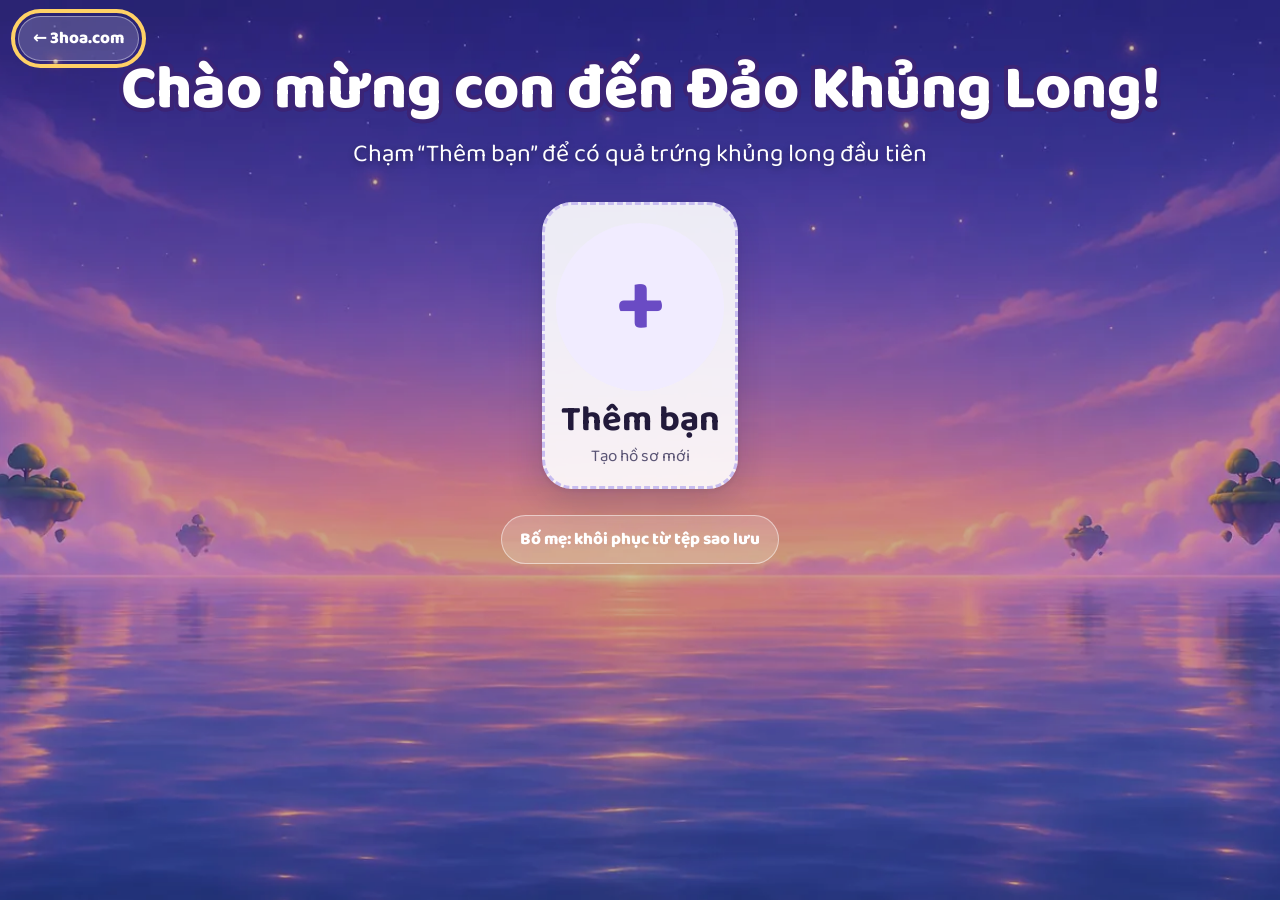
<file: dao-khung-long/index.html>
<!doctype html>
<html lang="vi">
<head>
<meta charset="utf-8">
<meta name="viewport" content="width=device-width, initial-scale=1, maximum-scale=1, user-scalable=no, viewport-fit=cover">
<meta http-equiv="Content-Security-Policy" content="default-src 'self'; script-src 'self'; style-src 'self' 'unsafe-inline'; font-src 'self' data:; img-src 'self' data: blob:; connect-src 'self'; manifest-src 'self'; worker-src 'self'; media-src 'self' blob:; object-src 'none'; base-uri 'self'; form-action 'none'">
<meta name="referrer" content="no-referrer">
<title>Đảo Khủng Long – Học Toán lớp 2 | 3hoa.com</title>
<meta name="description" content="Đảo Khủng Long: game học Toán lớp 2 theo SGK Kết nối tri thức. Bé đua xe, lật thẻ, xếp hình số, cân đo, đi chợ, câu cá thống kê, chém trái cây, cưỡi hổ và nuôi khủng long của riêng mình; bố mẹ xem được con sai ở đâu.">
<link rel="canonical" href="https://3hoa.com/dao-khung-long/">
<meta property="og:type" content="website">
<meta property="og:url" content="https://3hoa.com/dao-khung-long/">
<meta property="og:locale" content="vi_VN">
<meta property="og:site_name" content="3hoa.com">
<meta property="og:title" content="Đảo Khủng Long – Học Toán lớp 2 | 3hoa.com">
<meta property="og:description" content="Đảo Khủng Long: game học Toán lớp 2 theo SGK Kết nối tri thức. Bé đua xe, lật thẻ, xếp hình số, cân đo, đi chợ, câu cá thống kê, chém trái cây, cưỡi hổ và nuôi khủng long của riêng mình; bố mẹ xem được con sai ở đâu.">
<meta property="og:image" content="https://3hoa.com/dao-khung-long/og.jpg">
<meta property="og:image:type" content="image/jpeg">
<meta property="og:image:width" content="1200">
<meta property="og:image:height" content="630">
<meta property="og:image:alt" content="Đảo Khủng Long: học Toán lớp 2, nuôi khủng long bằng câu trả lời đúng">
<meta name="twitter:card" content="summary_large_image">
<meta name="twitter:title" content="Đảo Khủng Long – Học Toán lớp 2 | 3hoa.com">
<meta name="twitter:description" content="Đảo Khủng Long: game học Toán lớp 2 theo SGK Kết nối tri thức. Bé đua xe, lật thẻ, xếp hình số, cân đo, đi chợ, câu cá thống kê, chém trái cây, cưỡi hổ và nuôi khủng long của riêng mình; bố mẹ xem được con sai ở đâu.">
<meta name="twitter:image" content="https://3hoa.com/dao-khung-long/og.jpg">
<meta name="theme-color" content="#2ec4b6">
<link rel="manifest" href="manifest.json">
<link rel="icon" type="image/png" href="icons/icon-192.png">
<link rel="apple-touch-icon" href="icons/icon-180.png">
<meta name="apple-mobile-web-app-capable" content="yes">
<meta name="mobile-web-app-capable" content="yes">
<meta name="apple-mobile-web-app-status-bar-style" content="black-translucent">
<meta name="apple-mobile-web-app-title" content="Đảo Khủng Long">
<link rel="stylesheet" href="../fonts/baloo-2.css">
<link rel="stylesheet" href="style.css">
<link rel="stylesheet" href="css/xuong-do-luong.css">
<link rel="stylesheet" href="css/cho-khung-long.css">
<link rel="stylesheet" href="css/cau-ca.css">
<link rel="stylesheet" href="css/rung-hinh-khoi.css">
<link rel="stylesheet" href="css/lat-lich.css">
<link rel="stylesheet" href="css/dau-truong.css">
<link rel="stylesheet" href="css/cau-noi.css">
<link rel="stylesheet" href="css/goc-phu-huynh.css">
<link rel="stylesheet" href="css/hang.css">
<link rel="stylesheet" href="css/goc-phu-huynh-f.css">
<link rel="stylesheet" href="css/huong-dan.css">
</head>
<body>
<main id="app">

  <!-- Đang tải -->
  <section id="man-tai" class="man man-tai">
    <img src="assets/img/rex-egg.webp" alt="" class="tai-trung lac">
    <p>Đang mở Đảo Khủng Long…</p>
  </section>

  <!-- 1. Con là ai? -->
  <section id="man-chon-be" class="man man-troi hidden" aria-labelledby="cb-tieu-de">
    <a class="nut-trang-chu" href="../">← 3hoa.com</a>
    <h1 id="cb-tieu-de" class="tieu-de-lon">Con là ai?</h1>
    <p class="phu-de" id="cb-phu-de">Chạm vào tên của con để lên đảo</p>
    <div class="the-be-luoi" id="cb-luoi"></div>
    <button class="nut-bo-me hidden" id="cb-khoi-phuc" type="button">Bố mẹ: khôi phục từ tệp sao lưu</button>
    <button class="nut-bo-me" id="cb-bo-me" type="button" aria-label="Góc phụ huynh"><svg viewBox="0 0 24 24" aria-hidden="true"><path d="M7.5 10V7.5a4.5 4.5 0 0 1 9 0V10" stroke="currentColor" stroke-width="2.6" fill="none"/><rect x="4.5" y="10" width="15" height="11" rx="3" fill="currentColor"/></svg>Bố mẹ</button>
  </section>

  <!-- 2. Tạo hồ sơ -->
  <section id="man-tao-ho-so" class="man man-troi hidden" aria-label="Tạo hồ sơ">
    <button class="nut-quay" id="th-quay" type="button" aria-label="Quay lại">‹</button>
    <div class="th-ben-trai">
      <div class="bong-thoai" id="th-loi">Chào con! Con tên là gì nhỉ?</div>
      <img src="assets/img/rex-kid.webp" alt="" class="th-khung-long" id="th-hinh">
    </div>
    <div class="th-bang">
      <ol class="buoc-hang" id="th-buoc">
        <li data-b="1"><i>1</i>Tên</li>
        <li data-b="2"><i>2</i>Tuổi</li>
        <li data-b="3"><i>3</i>Lớp</li>
      </ol>
      <div class="th-phan" id="th-phan-ten">
        <label class="nhan" for="th-ten">Tên của con</label>
        <input id="th-ten" class="o-nhap" type="text" maxlength="16" autocomplete="off" autocapitalize="words" spellcheck="false" placeholder="Gõ tên của con">
        <div class="goi-y-ten" id="th-goi-y-ten"></div>
      </div>
      <div class="th-phan hidden" id="th-phan-tuoi">
        <p class="nhan">Con mấy tuổi?</p>
        <div class="nut-tuoi-hang" id="th-tuoi"></div>
      </div>
      <div class="th-phan hidden" id="th-phan-lop">
        <div class="hop-lop">
          <p class="hop-lop-hoi" id="th-hoi-lop">Con đang học lớp 2 phải không?</p>
          <p class="hop-lop-phu" id="th-lop-phu">Tính từ 7 tuổi và năm học 2026 đến 2027</p>
          <div class="nut-lop-hang" id="th-lop"></div>
        </div>
        <p class="ghi-chu">Bố mẹ sửa được tuổi và lớp trong Góc phụ huynh</p>
      </div>
      <button class="nut nut-cam th-tiep" id="th-tiep" type="button" disabled>Tiếp</button>
    </div>
  </section>

  <!-- 3. Chọn quả trứng -->
  <section id="man-chon-trung" class="man man-dong-co hidden" aria-label="Chọn quả trứng">
    <button class="nut-quay" id="ct-quay" type="button" aria-label="Quay lại">‹</button>
    <div class="ct-tieu-de">
      <h1 id="ct-tieu-de">Chọn quả trứng của con</h1>
      <p>Trứng nở khi con chơi xong ván đầu tiên</p>
    </div>
    <div class="ct-hai">
      <button class="ct-trung" type="button" data-pc="dung_manh" aria-pressed="false">
        <span class="ct-hao-quang"></span>
        <img src="assets/img/rex-egg.webp" alt="Trứng Dũng Mãnh" class="ct-hinh-trung">
        <img src="assets/img/rex-adult.webp" alt="" class="ct-lon ct-lon-trai">
        <span class="ct-nhan"><b class="xanh">Dũng Mãnh</b><small>Rex: gan dạ, chạy nhanh</small></span>
        <span class="ct-chon" aria-hidden="true">✓</span>
      </button>
      <button class="ct-trung" type="button" data-pc="de_thuong" aria-pressed="false">
        <span class="ct-hao-quang"></span>
        <img src="assets/img/may-egg.webp" alt="Trứng Dễ Thương" class="ct-hinh-trung">
        <img src="assets/img/may-adult.webp" alt="" class="ct-lon ct-lon-phai">
        <span class="ct-nhan"><b class="hong">Dễ Thương</b><small>Mây: hiền lành, thích hoa</small></span>
        <span class="ct-chon" aria-hidden="true">✓</span>
      </button>
    </div>
    <button class="nut nut-cam nut-to" id="ct-ap" type="button" disabled>Ấp quả trứng này</button>
  </section>

  <!-- 4. Bản đồ đảo -->
  <section id="man-ban-do" class="man man-bien hidden" aria-label="Bản đồ Đảo Khủng Long">
    <div class="bd-view" aria-label="Bản đồ kéo ngang" tabindex="0">
    <div class="bd-khung" id="bd-khung">
      <img src="assets/img/bg-island-map.webp" alt="" class="bd-anh" draggable="false">
      <div class="bd-diem" id="bd-diem"></div>
      <div class="bd-ban" id="bd-ban"><img id="bd-ban-hinh" alt=""><span class="bd-ban-noi" id="bd-ban-noi">Đi nào!</span></div>
    </div>
    </div>
    <p class="bd-pan-tip">Vuốt bản đồ sang hai bên, hoặc chọn tên vùng bên dưới.</p>
    <nav class="bd-list" id="bd-list" aria-label="Các vùng trên đảo"></nav>
    <button class="chip-be" id="bd-chip" type="button" aria-label="Đổi bạn chơi">
      <span class="chip-be-anh"><img id="bd-chip-hinh" alt=""></span>
      <b id="bd-chip-ten">An</b>
      <span class="chip-qua"><img src="assets/img/berry.webp" alt="Quả mọng"><b id="bd-chip-qua">0</b></span>
    </button>
    <aside class="nv-bang" aria-labelledby="nv-tieu-de">
      <h2 id="nv-tieu-de">Nhiệm vụ hôm nay</h2>
      <p class="nv-phu" id="nv-phu">Xong 0/3 · khoảng 15 phút</p>
      <div class="nv-thanh"><i id="nv-thanh"></i></div>
      <div class="nv-ds" id="nv-ds"></div>
      <p class="nv-tiep hidden" id="nv-tiep"></p>
      <button class="nut nut-cam nv-choi" id="nv-choi" type="button">Chơi nhiệm vụ 1</button>
    </aside>
    <div class="bd-duoi">
      <button class="nut-nho nut-hang" id="bd-hang" type="button" aria-label="Hang Khủng Long"><svg viewBox="0 0 24 24" aria-hidden="true"><path d="M3 20.5V11a9 9 0 0 1 18 0v9.5z" fill="#c9783a"/><path d="M8.2 20.5v-5.2a3.8 3.8 0 0 1 7.6 0v5.2z" fill="#3b2412"/><circle cx="7" cy="9.5" r="1.1" fill="#ffd166"/><circle cx="17" cy="9.5" r="1.1" fill="#ffd166"/></svg>Hang<span class="nut-hang-moi hidden" id="bd-hang-moi"></span></button>
      <button class="nut-nho nut-cach-choi" id="bd-cach-choi" type="button"><span class="hoi" aria-hidden="true">?</span>Cách chơi</button>
      <button class="nut-nho" id="bd-bo-me" type="button"><svg viewBox="0 0 24 24" aria-hidden="true"><path d="M7.5 10V7.5a4.5 4.5 0 0 1 9 0V10" stroke="currentColor" stroke-width="2.6" fill="none"/><rect x="4.5" y="10" width="15" height="11" rx="3" fill="currentColor"/></svg>Bố mẹ</button>
      <button class="nut-nho" id="bd-am" type="button">Âm thanh: Bật</button>
    </div>
    <div class="meo-mh hidden" id="bd-meo">
      <p><b>Mẹo cho bố mẹ:</b> trên iPad, bấm <b>Chia sẻ</b> rồi <b>Thêm vào MH chính</b> để Safari không xóa dữ liệu của bé sau 7 ngày không mở.</p>
      <button type="button" id="bd-meo-dong" aria-label="Đóng mẹo">✕</button>
    </div>
  </section>

  <!-- 5. Trang một vùng -->
  <section id="man-vung" class="man man-vung hidden" aria-labelledby="vg-ten">
    <div class="vg-nen" id="vg-nen"></div>
    <header class="vg-dau">
      <button class="nut-quay trang" id="vg-quay" type="button" aria-label="Về bản đồ">‹</button>
      <div class="vg-dau-chu"><h1 id="vg-ten">Vùng 4 · Đường Đua Có Nhớ</h1><p id="vg-phu">SGK Chủ đề 4 · Bài 19 đến 24 · Học kì 1</p></div>
      <button class="nut-hoi" id="vg-cach-choi" type="button" aria-label="Cách chơi"><span aria-hidden="true">?</span></button>
    </header>
    <div class="vg-than">
      <div class="vg-trung-the">
        <h2 id="vg-trung-ten">Trứng Tốc Long</h2>
        <div class="vg-vong">
          <svg viewBox="0 0 220 220" aria-hidden="true"><circle cx="110" cy="110" r="96" class="vg-vong-nen"/><circle cx="110" cy="110" r="96" class="vg-vong-mau" id="vg-vong-mau"/></svg>
          <img id="vg-trung-hinh" alt="" class="vg-trung-hinh">
          <img id="vg-loai-hinh" alt="" class="vg-loai-hinh">
        </div>
        <p class="vg-trung-so" id="vg-trung-so">0/5 kỹ năng đã thuộc</p>
        <p class="vg-trung-phu" id="vg-trung-phu">Thuộc cả 5 thì trứng nở</p>
        <button class="vg-trung-hoi" id="vg-trung-hoi" type="button">Làm sao để trứng nở?</button>
        <div class="chu-giai" id="vg-chu-giai"></div>
      </div>
      <div class="vg-ds" id="vg-ds"></div>
    </div>
  </section>

  <!-- 6. Đua Xe -->
  <section id="man-dua-xe" class="man man-dua hidden" aria-label="Đua Xe">
    <canvas aria-hidden="true" id="dx-canvas" aria-label="Đường đua ba làn. Chạm bên trái hoặc bên phải để đổi làn." role="img"></canvas>
    <div class="dx-trai">
      <div class="dx-o"><small>ĐIỂM</small><b id="dx-diem">0</b></div>
      <div class="dx-o dx-o-nho"><b id="dx-vong">Vòng 1/3</b><span id="dx-gio">0:00</span><small id="dx-ky-luc">Chưa có kỷ lục</small></div>
    </div>
    <div class="dx-cau hidden" id="dx-cau" aria-live="polite">
      <span id="dx-de">36 + 27 = ?</span>
      <button class="dx-loa" id="dx-nghe" type="button" aria-label="Nghe đề"><svg viewBox="0 0 24 24" aria-hidden="true"><path d="M4 9h4l5-4v14l-5-4H4z" fill="currentColor"/><path d="M16 8.5a5 5 0 0 1 0 7M18.5 6a8.5 8.5 0 0 1 0 12" stroke="currentColor" stroke-width="2" fill="none" stroke-linecap="round"/></svg></button>
    </div>
    <div class="dx-phai">
      <button class="dx-nut" id="dx-goi-y" type="button" aria-label="Gợi ý"><svg viewBox="0 0 24 24" aria-hidden="true"><path d="M12 2.5a6.5 6.5 0 0 0-3.8 11.8c.5.4.8 1 .8 1.6V17h6v-1.1c0-.6.3-1.2.8-1.6A6.5 6.5 0 0 0 12 2.5z" fill="#ffd166"/><rect x="9" y="18" width="6" height="2.2" rx="1" fill="#fff"/><rect x="10" y="20.8" width="4" height="1.6" rx=".8" fill="#fff"/></svg></button>
      <button class="dx-nut" id="dx-tam-dung" type="button" aria-label="Tạm dừng"><svg viewBox="0 0 24 24" aria-hidden="true"><rect x="6" y="5" width="4.2" height="14" rx="1.4" fill="#fff"/><rect x="13.8" y="5" width="4.2" height="14" rx="1.4" fill="#fff"/></svg></button>
    </div>
    <div id="dx-choices" class="dx-choices hidden" role="group" aria-labelledby="dx-de"></div>
    <p id="dx-lane-status" class="sr-only" role="status" aria-live="polite"></p>
    <div class="dx-tien-do" aria-hidden="true"><i id="dx-tien-do-thanh"></i><span class="dx-co">🏁</span></div>
    <div class="dx-tang-toc hidden" id="dx-tang-toc">TĂNG TỐC <small>3 câu đúng liền</small></div>
    <div class="dx-bong-nhan hidden" id="dx-bong-nhan">Bóng kỷ lục</div>
    <button class="dx-lao hidden" id="dx-lao" type="button">Lao tới! <span aria-hidden="true">⏩</span></button>
    <div class="dx-huong-dan hidden" id="dx-huong-dan"><span>◀</span> Chạm trái, phải để đổi làn <span>▶</span></div>
    <div class="dx-goi-y-bong hidden" id="dx-goi-y-bong" role="status"><img id="dx-goi-y-hinh" alt=""><p id="dx-goi-y-chu"></p></div>
    <div class="dx-dem hidden" id="dx-dem-nguoc"><b id="dx-dem-so">3</b></div>
    <div class="dx-ve-dich hidden" id="dx-ve-dich">VỀ ĐÍCH!</div>

    <div class="lop-phu hidden" id="dx-tram" role="dialog" aria-label="Trạm dừng">
      <div class="the tram-the">
        <p class="tram-nhan">TRẠM DỪNG · tự gõ đáp án</p>
        <div class="tram-de" id="dx-tram-de"></div>
        <div class="tram-o" id="dx-tram-o" aria-live="polite"></div>
        <p class="tram-bao" id="dx-tram-bao">Con tự gõ đáp án nhé</p>
        <button class="tram-goi-y" id="dx-tram-goi-y" type="button">💡 Gợi ý</button>
        <div class="ban-phim" id="dx-ban-phim">
          <button type="button" data-k="1">1</button><button type="button" data-k="2">2</button><button type="button" data-k="3">3</button>
          <button type="button" data-k="4">4</button><button type="button" data-k="5">5</button><button type="button" data-k="6">6</button>
          <button type="button" data-k="7">7</button><button type="button" data-k="8">8</button><button type="button" data-k="9">9</button>
          <button type="button" data-k="xoa" class="phim-xoa" aria-label="Xóa">⌫</button><button type="button" data-k="0">0</button><button type="button" data-k="xong" class="phim-xong">Xong</button>
        </div>
      </div>
    </div>

    <div class="lop-phu hidden" id="dx-phan-hoi" role="dialog" aria-label="Lời giải">
      <div class="the ph-the">
        <img id="dx-ph-hinh" alt="" class="ph-hinh">
        <div id="dx-ph-noi-dung"></div>
        <div id="dx-ph-que" class="hidden"></div>
        <p class="ph-note" id="dx-ph-note">Câu này sẽ quay lại sau 2 câu nữa để con tự làm</p>
        <div class="nut-hang">
          <button class="nut nut-trang" id="dx-ph-que-nut" type="button">Xem bằng que tính</button>
          <button class="nut nut-cam" id="dx-ph-tiep" type="button">Chơi tiếp</button>
        </div>
      </div>
    </div>

    <div class="lop-phu hidden" id="dx-tam" role="dialog" aria-label="Tạm dừng">
      <div class="the tam-the">
        <h2>Tạm dừng</h2>
        <button class="nut nut-cam nut-to" id="dx-tiep" type="button">Chơi tiếp</button>
        <button class="nut nut-trang" id="dx-cach-choi" type="button">Cách chơi</button>
        <div class="nut-hang">
          <button class="nut nut-trang" id="dx-am" type="button">Âm thanh: Bật</button>
          <button class="nut nut-trang" id="dx-giong" type="button">Giọng đọc: Bật</button>
        </div>
        <button class="nut nut-trang" id="dx-ve-dao" type="button">Về đảo</button>
      </div>
    </div>
  </section>

  <!-- 11. Khung chơi chung: Truyện Tranh, Lật Thẻ Anh Em, Xếp Hình Số và các game giai đoạn 4 (mỗi game tự tạo vùng chơi .kc-game của mình trong #kc-san) -->
  <section id="man-choi" class="man man-choi hidden" aria-label="Màn chơi">
    <div class="kc-nen" id="kc-nen"></div>
    <div class="dx-trai kc-trai">
      <div class="dx-o"><small>ĐIỂM</small><b id="kc-diem">0</b></div>
      <div class="dx-o dx-o-nho"><b id="kc-cau-so">Câu 1/12</b><small id="kc-phu">Lật Thẻ Anh Em</small></div>
    </div>
    <div class="dx-cau kc-cau hidden" id="kc-cau" aria-live="polite">
      <span id="kc-de"></span>
      <button class="dx-loa" id="kc-nghe" type="button" aria-label="Nghe đề"><svg viewBox="0 0 24 24" aria-hidden="true"><path d="M4 9h4l5-4v14l-5-4H4z" fill="currentColor"/><path d="M16 8.5a5 5 0 0 1 0 7M18.5 6a8.5 8.5 0 0 1 0 12" stroke="currentColor" stroke-width="2" fill="none" stroke-linecap="round"/></svg></button>
    </div>
    <div class="dx-phai">
      <button class="dx-nut" id="kc-goi-y" type="button" aria-label="Gợi ý"><svg viewBox="0 0 24 24" aria-hidden="true"><path d="M12 2.5a6.5 6.5 0 0 0-3.8 11.8c.5.4.8 1 .8 1.6V17h6v-1.1c0-.6.3-1.2.8-1.6A6.5 6.5 0 0 0 12 2.5z" fill="#ffd166"/><rect x="9" y="18" width="6" height="2.2" rx="1" fill="#fff"/><rect x="10" y="20.8" width="4" height="1.6" rx=".8" fill="#fff"/></svg></button>
      <button class="dx-nut" id="kc-tam-dung" type="button" aria-label="Tạm dừng"><svg viewBox="0 0 24 24" aria-hidden="true"><rect x="6" y="5" width="4.2" height="14" rx="1.4" fill="#fff"/><rect x="13.8" y="5" width="4.2" height="14" rx="1.4" fill="#fff"/></svg></button>
    </div>
    <div class="kc-tien-do" aria-hidden="true"><i id="kc-tien-do"></i></div>

    <div class="kc-san" id="kc-san">
      <!-- Lật Thẻ Anh Em -->
      <div class="kc-game lt-san hidden" id="lt-san">
        <div class="lt-nhom">
          <p class="lt-nhan">Thẻ phép tính · lật một thẻ</p>
          <div class="lt-luoi lt-luoi-phep" id="lt-phep"></div>
        </div>
        <div class="lt-nhom">
          <p class="lt-nhan">Thẻ kết quả · chạm thẻ anh em</p>
          <div class="lt-luoi lt-luoi-kq" id="lt-kq"></div>
        </div>
        <p class="lt-khay" id="lt-khay">Đã ghép <b id="lt-so-cap">0</b> cặp anh em</p>
        <div class="lt-ban-moi hidden" id="lt-ban-moi">Bàn mới!</div>
      </div>

      <!-- Xếp Hình Số -->
      <div class="kc-game xh-san hidden" id="xh-san">
        <div class="xh-bang" id="xh-bang">
        <div class="xh-cot" id="xh-cot-tram">
          <button class="xh-tha" type="button" data-tha="tram" aria-label="Thả một tấm trăm"><i class="kh kh-tram"></i><b>+ 1 trăm</b></button>
          <div class="xh-chua" id="xh-chua-tram" data-hang="tram" aria-live="polite"></div>
          <div class="xh-chan"><button class="xh-bot" type="button" data-bot="tram" aria-label="Bớt một tấm trăm">−</button><b id="xh-so-tram">0</b><span>trăm</span></div>
        </div>
        <div class="xh-cot" id="xh-cot-chuc">
          <button class="xh-tha" type="button" data-tha="chuc" aria-label="Thả một thanh chục"><i class="kh kh-chuc"></i><b>+ 1 chục</b></button>
          <div class="xh-chua" id="xh-chua-chuc" data-hang="chuc" aria-live="polite"></div>
          <div class="xh-chan"><button class="xh-bot" type="button" data-bot="chuc" aria-label="Bớt một thanh chục">−</button><b id="xh-so-chuc">0</b><span>chục</span></div>
        </div>
        <div class="xh-cot" id="xh-cot-dv">
          <button class="xh-tha" type="button" data-tha="dv" aria-label="Thả một khối đơn vị"><i class="kh kh-dv"></i><b>+ 1 đơn vị</b></button>
          <div class="xh-chua" id="xh-chua-dv" data-hang="dv" aria-live="polite"></div>
          <div class="xh-chan"><button class="xh-bot" type="button" data-bot="dv" aria-label="Bớt một khối đơn vị">−</button><b id="xh-so-dv">0</b><span>đơn vị</span></div>
        </div>
        </div>
        <div class="xh-ben">
          <div class="xh-thap-khung"><div class="xh-thap" id="xh-thap"></div><p>Tháp của con<br><b id="xh-tang">0 tầng</b></p></div>
          <button class="nut nut-cam nut-to xh-xong" id="xh-xong" type="button" disabled>Xong</button>
        </div>
        <div class="xh-dung hidden" id="xh-dung" role="status"><b id="xh-dung-so"></b><span id="xh-dung-doc"></span></div>
      </div>

      <!-- Truyện Tranh -->
      <div class="kc-game tt-san hidden" id="tt-san">
        <div class="tt-khung-hang" id="tt-khung"></div>
        <div class="tt-duoi">
          <div class="tt-buoc" id="tt-buoc1">
            <p class="tt-hoi"><span class="tt-so-buoc">1</span>Con chọn phép tính nào?</p>
            <div class="tt-the-hang" id="tt-the-phep"></div>
          </div>
          <div class="tt-buoc tt-buoc2 hidden" id="tt-buoc2">
            <div class="tt-trai">
              <p class="tt-hoi"><span class="tt-so-buoc">2</span><span id="tt-hoi2">Con tính</span></p>
              <div class="tt-o" id="tt-o" aria-live="polite"></div>
            </div>
            <div class="ban-phim ban-phim-ngang" id="tt-ban-phim">
          <button type="button" data-k="1">1</button><button type="button" data-k="2">2</button><button type="button" data-k="3">3</button>
          <button type="button" data-k="4">4</button><button type="button" data-k="5">5</button><button type="button" data-k="6">6</button>
          <button type="button" data-k="7">7</button><button type="button" data-k="8">8</button><button type="button" data-k="9">9</button>
          <button type="button" data-k="xoa" class="phim-xoa" aria-label="Xóa">⌫</button><button type="button" data-k="0">0</button><button type="button" data-k="xong" class="phim-xong">Xong</button>
            </div>
          </div>
          <div class="tt-giai hidden" id="tt-giai" role="status">
            <div class="tt-giai-nd" id="tt-giai-nd"></div>
            <button class="nut nut-cam" id="tt-giai-tiep" type="button">Tiếp</button>
          </div>
        </div>
      </div>
    </div>

    <div class="dx-goi-y-bong hidden" id="kc-goi-y-bong" role="status"><img id="kc-goi-y-hinh" alt=""><p id="kc-goi-y-chu"></p></div>
    <div class="kc-bao hidden" id="kc-bao" role="status"></div>
    <div class="kc-bay" id="kc-bay" aria-hidden="true"></div>

    <div class="lop-phu hidden" id="kc-phan-hoi" role="dialog" aria-label="Lời giải">
      <div class="the ph-the">
        <img id="kc-ph-hinh" alt="" class="ph-hinh">
        <div id="kc-ph-noi-dung"></div>
        <div id="kc-ph-que" class="hidden"></div>
        <p class="ph-note" id="kc-ph-note"></p>
        <div class="nut-hang">
          <button class="nut nut-trang" id="kc-ph-que-nut" type="button">Xem bằng que tính</button>
          <button class="nut nut-cam" id="kc-ph-tiep" type="button">Chơi tiếp</button>
        </div>
      </div>
    </div>

    <div class="lop-phu hidden" id="kc-tam" role="dialog" aria-label="Tạm dừng">
      <div class="the tam-the">
        <h2>Tạm dừng</h2>
        <button class="nut nut-cam nut-to" id="kc-tiep" type="button">Chơi tiếp</button>
        <button class="nut nut-trang" id="kc-cach-choi" type="button">Cách chơi</button>
        <button class="nut nut-trang" id="kc-bai-hoc" type="button">Xem lại bài học</button>
        <div class="nut-hang">
          <button class="nut nut-trang" id="kc-am" type="button">Âm thanh: Bật</button>
          <button class="nut nut-trang" id="kc-giong" type="button">Giọng đọc: Bật</button>
        </div>
        <button class="nut nut-trang" id="kc-ve-dao" type="button">Về đảo</button>
      </div>
    </div>
  </section>

  <!-- 12. Bài học 30 giây -->
  <section id="man-bai-hoc" class="man man-dong-co hidden" aria-labelledby="bh-tieu-de">
    <div class="bh-khung">
      <header class="bh-dau">
        <p class="bh-nhan">Bài học 30 giây</p>
        <h1 id="bh-tieu-de">Phép nhân</h1>
        <ol class="bh-cham" id="bh-cham" aria-hidden="true"></ol>
      </header>
      <div class="bh-san" id="bh-san"></div>
      <p class="bh-chu" id="bh-chu" aria-live="polite"></p>
      <div class="bh-thu hidden" id="bh-thu"></div>
      <div class="bh-duoi">
        <img id="bh-hinh" class="bh-hinh" alt="">
        <div class="nut-hang">
          <button class="nut nut-trang" id="bh-nghe" type="button">Nghe lại</button>
          <button class="nut nut-trang" id="bh-bo-qua" type="button">Bỏ qua</button>
          <button class="nut nut-cam" id="bh-tiep" type="button">Tiếp</button>
        </div>
      </div>
    </div>
  </section>

  <!-- 7. Kết thúc màn -->
  <section id="man-ket-thuc" class="man man-dong-co hidden" aria-labelledby="kt-tieu-de">
    <div class="kt-the">
      <div class="kt-trai">
        <h1 id="kt-tieu-de">Hoàn thành!</h1>
        <p class="kt-man" id="kt-man"></p>
        <div class="kt-sao" id="kt-sao" aria-label="Số sao"></div>
        <p class="kt-sao-meo hidden" id="kt-sao-meo"></p>
        <div class="kt-so">
          <div><b id="kt-dung">0/0</b><span>câu đúng</span></div>
          <div><b id="kt-tu-lam">0</b><span>câu tự làm, không gợi ý</span></div>
          <div><b id="kt-sua">0</b><span>câu từng sai, nay đã sửa</span><small id="kt-sua-phu"></small></div>
        </div>
        <p class="kt-ky-luc hidden" id="kt-ky-luc"></p>
      </div>
      <div class="kt-phai">
        <img id="kt-an" alt="" class="kt-an">
        <p class="kt-qua"><img src="assets/img/berry.webp" alt=""><b id="kt-qua">+0 quả mọng</b></p>
        <ul class="kt-chi-tiet" id="kt-chi-tiet"></ul>
        <div class="kt-lon">
          <p class="kt-lon-dau"><span id="kt-lon-ten">Rex: Trứng → Sơ sinh</span><button type="button" class="kt-hoi-nho" data-chuong="lon_len" aria-label="Làm sao để khủng long lớn lên?">?</button></p>
          <div class="thanh"><i id="kt-lon-thanh"></i></div>
          <p class="kt-lon-phu" id="kt-lon-phu"></p>
        </div>
        <p class="kt-kn-trung hidden" id="kt-trung"></p>
      </div>
      <div class="kt-kn hidden" id="kt-kn"></div>
      <div class="kt-tiep-theo" id="kt-tiep-theo">
        <img id="kt-tt-hinh" alt="" class="kt-tt-hinh">
        <div class="kt-tt-chu"><small id="kt-tt-nhan">Bước tiếp theo</small><b id="kt-tt-ten"></b><span id="kt-tt-ly-do"></span></div>
        <button class="nut nut-trang kt-tt-them hidden" id="kt-tt-them" type="button">Bố mẹ cho chơi thêm</button>
        <button class="nut nut-cam kt-tt-nut" id="kt-tt-nut" type="button">Về đảo</button>
      </div>
      <div class="kt-duoi">
        <p class="kt-hoi">Con thấy màn này thế nào?</p>
        <div class="kt-mat" id="kt-mat">
          <button type="button" data-muc="vui" aria-label="Vui"><span>😄</span>Vui</button>
          <button type="button" data-muc="binh_thuong" aria-label="Bình thường"><span>🙂</span>Bình thường</button>
          <button type="button" data-muc="chan" aria-label="Chán"><span>😕</span>Chán</button>
        </div>
        <div class="nut-hang">
          <button class="nut nut-trang" id="kt-lai" type="button">Chơi lại</button>
          <button class="nut nut-trang" id="kt-tiep" type="button">Về đảo</button>
        </div>
      </div>
    </div>
  </section>

  <!-- 8. Ăn mừng: trứng nở, khủng long lớn, trứng vùng nở -->
  <section id="man-mung" class="man man-mung hidden" aria-labelledby="mg-tieu-de">
    <div class="mg-the">
      <h1 id="mg-tieu-de">Trứng đã nở!</h1>
      <p id="mg-phu"></p>
      <div class="mg-sao-khung"><span class="mg-hao-quang"></span><img id="mg-hinh" alt="" class="mg-hinh"></div>
      <p class="mg-qua hidden" id="mg-qua"></p>
      <div class="mg-dat-ten hidden" id="mg-dat-ten">
        <label class="nhan" for="mg-ten">Đặt tên cho bạn mới</label>
        <input id="mg-ten" class="o-nhap" type="text" maxlength="16" autocomplete="off" spellcheck="false">
      </div>
      <button class="nut nut-cam nut-to" id="mg-tiep" type="button">Tuyệt quá!</button>
    </div>
  </section>

  <!-- 15. Hang Khủng Long và màn mở quà: js/hang.js tự dựng giao diện -->
  <section id="man-hang" class="man man-hang hidden" aria-label="Hang Khủng Long"></section>
  <section id="man-qua" class="man man-qua hidden" aria-label="Quà mới"></section>

  <!-- 14. Cách chơi: js/huong-dan.js tự dựng giao diện (thẻ cách chơi của từng trò là lớp phủ #hd-lop gắn vào body) -->
  <section id="man-huong-dan" class="man man-hd hidden" aria-label="Cách chơi"></section>

  <!-- 9. Góc phụ huynh: js/goc-phu-huynh.js tự dựng giao diện -->
  <section id="man-phu-huynh" class="man man-ph hidden" aria-label="Góc phụ huynh"></section>

  <!-- 13. Game cũ trong đảo (giai đoạn 5): iframe và cầu nối js/cau-noi.js -->
  <section id="man-game-cu" class="man man-game-cu hidden" aria-label="Trò chơi"></section>

  <!-- 10. Hỏi lên lớp mỗi năm học -->
  <section id="man-len-lop" class="man man-troi hidden" aria-labelledby="ll-hoi">
    <div class="ll-the">
      <img id="ll-hinh" alt="" class="ll-hinh">
      <h1 id="ll-hoi">Năm nay con lên lớp 3 rồi phải không?</h1>
      <div class="nut-lop-hang" id="ll-lop"></div>
    </div>
  </section>

</main>

<div id="thong-bao" class="thong-bao hidden" role="status" aria-live="polite"></div>
<!-- Hết giờ chơi trong ngày: chỉ có khi phụ huynh đặt giới hạn (mặc định không giới hạn) -->
<div class="lop-phu lop-het-gio lop-nhuong hidden" id="lop-nhuong" role="dialog" aria-modal="true" aria-labelledby="nh-tieu-de">
  <div class="the hg-the">
    <h2 id="nh-tieu-de">Đảo đang mở ở cửa sổ khác</h2>
    <p>Để tiến trình của con không bị ghi đè, mỗi lúc chỉ một cửa sổ được chơi. Cửa sổ này đã dừng lại.</p>
    <div class="nut-hang">
      <button class="nut nut-cam" id="nh-choi-day" type="button">Chơi ở cửa sổ này</button>
    </div>
  </div>
</div>

<div class="lop-phu lop-het-gio hidden" id="lop-het-gio" role="dialog" aria-modal="true" aria-labelledby="hg-tieu-de">
  <div class="the hg-the">
    <img id="hg-hinh" alt="" class="hg-hinh">
    <h2 id="hg-tieu-de">Hôm nay con chơi đủ giờ rồi!</h2>
    <p id="hg-loi"></p>
    <div class="nut-hang">
      <button class="nut nut-trang" id="hg-bo-me" type="button">Bố mẹ cho chơi thêm</button>
      <button class="nut nut-cam" id="hg-dong" type="button">Được rồi</button>
    </div>
  </div>
</div>
<noscript><p style="padding:24px;font-family:sans-serif">Đảo Khủng Long cần bật JavaScript để chơi.</p></noscript>

<script src="js/nhat-ky.js"></script>
<script src="js/ngan-hang.js"></script>
<script src="js/cau-so-sanh.js"></script>
<script src="js/cau-do-luong.js"></script>
<script src="js/cau-tien.js"></script>
<script src="js/cau-thong-ke.js"></script>
<script src="js/cau-hinh-hoc.js"></script>
<script src="js/cau-thoi-gian.js"></script>
<script src="js/hoc-tap.js"></script>
<script src="js/dao.js"></script>
<script src="js/phu-kien.js"></script>
<script src="js/ho-so.js"></script>
<script src="js/van-choi.js"></script>
<script src="js/am-thanh.js"></script>
<script src="js/phan-hoi.js"></script>
<script src="js/bai-hoc.js"></script>
<script src="js/dua-xe.js"></script>
<script src="js/khung-choi.js"></script>
<script src="js/lat-the.js"></script>
<script src="js/xep-hinh-so.js"></script>
<script src="js/truyen-tranh.js"></script>
<script src="js/xuong-do-luong.js"></script>
<script src="js/cho-khung-long.js"></script>
<script src="js/cau-ca.js"></script>
<script src="js/rung-hinh-khoi.js"></script>
<script src="js/lat-lich.js"></script>
<script src="js/dau-truong.js"></script>
<script src="js/cau-noi.js"></script>
<script src="js/bao-cao.js"></script>
<script src="js/goc-phu-huynh.js"></script>
<script src="js/huong-dan.js"></script>
<script src="js/hang.js"></script>
<script src="js/tiep-can.js"></script>
<script src="js/app.js"></script>
</body>
</html>
</file>
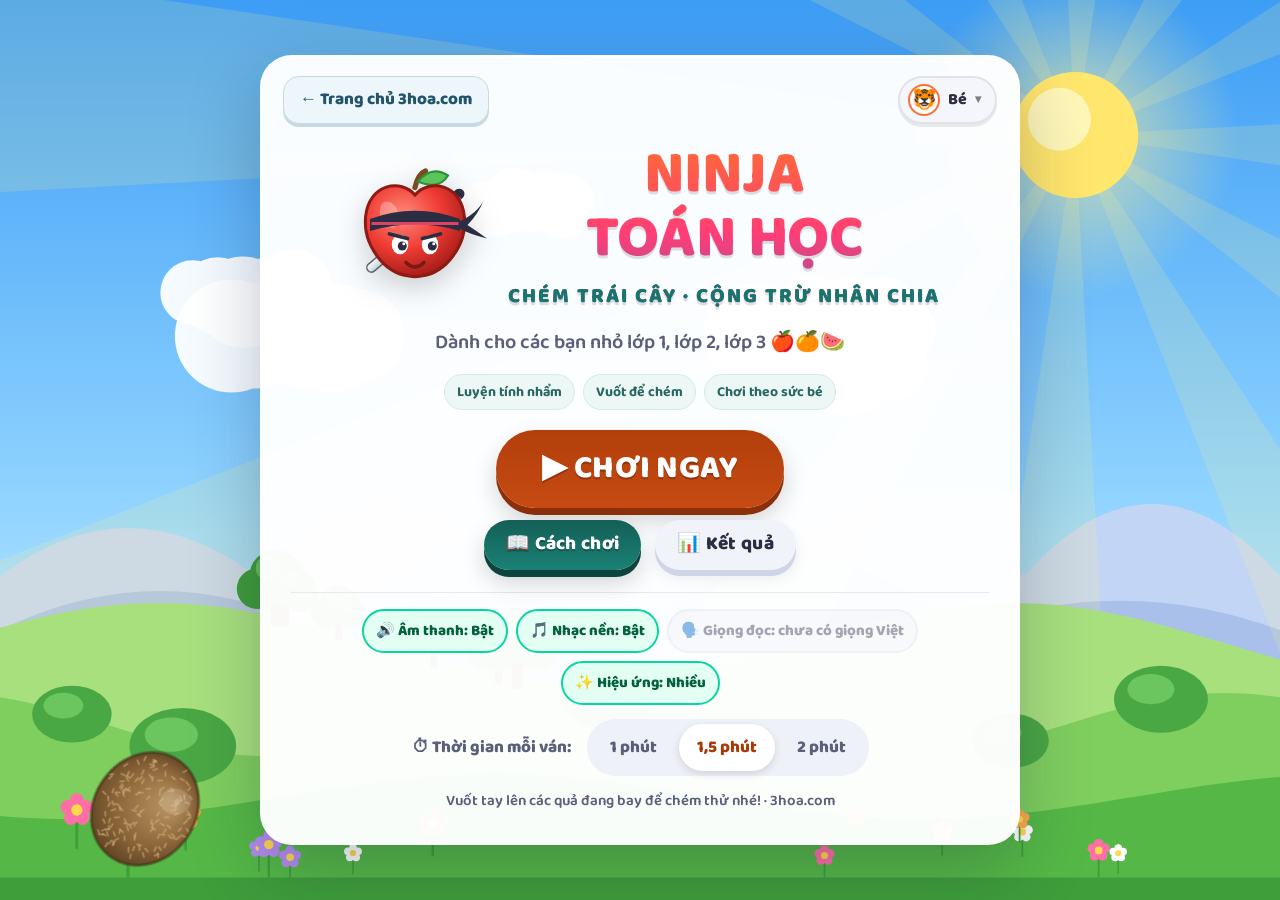
<file: math-ninja/index.html>
<!DOCTYPE html>
<html lang="vi">
<head>
<meta charset="utf-8">
<meta http-equiv="Content-Security-Policy" content="default-src 'self'; script-src 'self'; style-src 'self' 'unsafe-inline'; font-src 'self' data:; img-src 'self' data: blob:; connect-src 'self'; manifest-src 'self'; worker-src 'self'; media-src 'self' blob:; object-src 'none'; base-uri 'self'; form-action 'none'">
<meta name="referrer" content="no-referrer">
<meta name="viewport" content="width=device-width, initial-scale=1, maximum-scale=1, user-scalable=no, viewport-fit=cover">
<meta name="apple-mobile-web-app-capable" content="yes">
<meta name="mobile-web-app-capable" content="yes">
<meta name="apple-mobile-web-app-status-bar-style" content="black-translucent">
<meta name="apple-mobile-web-app-title" content="Ninja Toán">
<meta name="application-name" content="Ninja Toán Học">
<meta name="theme-color" content="#3d9df5">
<meta name="description" content="Ninja Toán Học – trò chơi chém trái cây giúp bé lớp 1 đến lớp 3 luyện phép cộng, trừ, nhân, chia. Chơi trên iPad, điện thoại hoặc máy tính.">
<title>Ninja Toán Học – Chém trái cây, học cộng trừ nhân chia</title>
<link rel="canonical" href="https://3hoa.com/math-ninja/">
<meta property="og:type" content="website">
<meta property="og:url" content="https://3hoa.com/math-ninja/">
<meta property="og:locale" content="vi_VN">
<meta property="og:site_name" content="3hoa.com">
<meta property="og:title" content="Ninja Toán Học – Chém trái cây, học cộng trừ nhân chia">
<meta property="og:description" content="Ninja Toán Học – trò chơi chém trái cây giúp bé lớp 1 đến lớp 3 luyện phép cộng, trừ, nhân, chia. Chơi trên iPad, điện thoại hoặc máy tính.">
<meta property="og:image" content="https://3hoa.com/math-ninja/og.jpg">
<meta property="og:image:type" content="image/jpeg">
<meta property="og:image:width" content="1200">
<meta property="og:image:height" content="630">
<meta property="og:image:alt" content="Ninja Toán Học: chém trái cây, học cộng trừ nhân chia">
<meta name="twitter:card" content="summary_large_image">
<meta name="twitter:title" content="Ninja Toán Học – Chém trái cây, học cộng trừ nhân chia">
<meta name="twitter:description" content="Ninja Toán Học – trò chơi chém trái cây giúp bé lớp 1 đến lớp 3 luyện phép cộng, trừ, nhân, chia. Chơi trên iPad, điện thoại hoặc máy tính.">
<meta name="twitter:image" content="https://3hoa.com/math-ninja/og.jpg">
<link rel="manifest" href="manifest.json">
<link rel="icon" type="image/png" sizes="192x192" href="icons/icon-192.png">
<link rel="apple-touch-icon" sizes="180x180" href="icons/icon-180.png">
<link rel="stylesheet" href="../fonts/baloo-2.css">
<link rel="stylesheet" href="style.css">
  <link rel="stylesheet" href="game-shell.css">
<link rel="stylesheet" href="dao.css">
</head>
<body>
<div id="app">
  <canvas id="game"></canvas>

  <!-- ================= HUD (khi đang chơi) ================= -->
  <div id="hud" class="screen hidden">
    <div class="hud-top">
      <div class="hud-left">
        <div class="score-box">
          <span class="label">ĐIỂM</span>
          <span class="value" id="hud-score">0</span>
        </div>
        <div class="stage-chip" id="hud-stage">Màn 1</div>
        <div class="combo-chip" id="hud-combo" hidden>Combo x2</div>
      </div>
      <div class="hud-center">
        <span id="hud-review" class="review-tag" hidden>📝 Ôn lại</span>
        <div class="question-card" id="hud-question" aria-live="polite">7 + 5 = <span class="q">?</span></div>
        <div class="timer" id="hud-timer">
          <span>⏱</span>
          <div class="bar"><div class="fill" id="hud-timer-fill"></div></div>
          <span class="time" id="hud-time">1:30</span>
        </div>
        <div class="hint" id="hud-hint" role="status" hidden></div>
      </div>
      <div class="hud-right">
        <div class="hearts" id="hud-hearts" role="img" aria-label="Còn 3 tim"><span aria-hidden="true">❤️</span><span aria-hidden="true">❤️</span><span aria-hidden="true">❤️</span></div>
        <button class="btn hud-btn" id="btn-hint" aria-label="Gợi ý đáp án (được 50 điểm thay vì 100)">💡</button>
        <button class="btn hud-btn" id="btn-pause" aria-label="Tạm dừng">⏸</button>
      </div>
    </div>
  </div>

  <!-- ================= MENU CHÍNH ================= -->
  <div id="menu" class="screen">
    <div class="panel">
      <a class="hub-home" href="../" aria-label="Về trang chủ 3hoa.com">← Trang chủ 3hoa.com</a>
      <div class="logo-row">
        <svg viewBox="0 0 200 200" xmlns="http://www.w3.org/2000/svg" aria-hidden="true">
          <defs>
            <radialGradient id="lg-apple" cx="38%" cy="32%" r="70%">
              <stop offset="0" stop-color="#ff8a7a"/>
              <stop offset="0.55" stop-color="#ef3b34"/>
              <stop offset="1" stop-color="#a51d17"/>
            </radialGradient>
            <linearGradient id="lg-blade" x1="0" y1="0" x2="1" y2="1">
              <stop offset="0" stop-color="#ffffff"/>
              <stop offset="0.5" stop-color="#c9d3e0"/>
              <stop offset="1" stop-color="#8b97a8"/>
            </linearGradient>
          </defs>
          <!-- Katana -->
          <g transform="rotate(-40 100 100)">
            <rect x="18" y="94" width="112" height="12" rx="6" fill="url(#lg-blade)" stroke="#5b6675" stroke-width="2"/>
            <rect x="128" y="88" width="10" height="24" rx="3" fill="#ffd166" stroke="#b07f00" stroke-width="2"/>
            <rect x="138" y="93" width="46" height="14" rx="7" fill="#2b2d42"/>
            <path d="M144 94 l6 12 M152 94 l6 12 M160 94 l6 12 M168 94 l6 12" stroke="#ef476f" stroke-width="3"/>
          </g>
          <!-- Stem + leaf -->
          <path d="M100 42 q4 -18 14 -22" stroke="#7a4a1e" stroke-width="7" stroke-linecap="round" fill="none"/>
          <path d="M104 34 q18 -22 40 -8 q-12 20 -40 8z" fill="#5cc45a" stroke="#2f8f3a" stroke-width="3"/>
          <!-- Apple body -->
          <path d="M100 52 c-18 -22 -62 -16 -66 30 c-3 36 24 74 58 78 c4 1 12 1 16 0 c34 -4 61 -42 58 -78 c-4 -46 -48 -52 -66 -30z" fill="url(#lg-apple)" stroke="#8e1a14" stroke-width="4"/>
          <ellipse cx="66" cy="78" rx="12" ry="18" fill="#fff" opacity="0.28" transform="rotate(-20 66 78)"/>
          <!-- Headband -->
          <path d="M40 84 q60 -22 120 0 l0 16 q-60 -18 -120 0z" fill="#2b2d42"/>
          <path d="M158 88 q26 -12 34 -30 q-8 20 -22 34 q12 8 26 18 q-24 -6 -38 -14z" fill="#2b2d42"/>
          <rect x="42" y="88" width="116" height="4" fill="#ef476f" opacity="0.9"/>
          <!-- Eyes -->
          <ellipse cx="80" cy="118" rx="11" ry="13" fill="#fff"/>
          <ellipse cx="120" cy="118" rx="11" ry="13" fill="#fff"/>
          <circle cx="83" cy="120" r="6" fill="#2b2d42"/>
          <circle cx="123" cy="120" r="6" fill="#2b2d42"/>
          <circle cx="85" cy="117" r="2" fill="#fff"/>
          <circle cx="125" cy="117" r="2" fill="#fff"/>
          <path d="M66 104 l24 6 M134 104 l-24 6" stroke="#2b2d42" stroke-width="5" stroke-linecap="round"/>
          <!-- Mouth -->
          <path d="M88 142 q12 12 24 0" stroke="#7a1a14" stroke-width="5" stroke-linecap="round" fill="none"/>
        </svg>
        <div>
          <h1 class="title">NINJA<br>TOÁN HỌC<small>CHÉM TRÁI CÂY · CỘNG TRỪ NHÂN CHIA</small></h1>
        </div>
      </div>
      <p class="subtitle">Dành cho các bạn nhỏ lớp 1, lớp 2, lớp 3 🍎🍊🍉</p>
      <div class="game-benefits"><span>Luyện tính nhẩm</span><span>Vuốt để chém</span><span>Chơi theo sức bé</span></div>
      <button type="button" class="player-chip" id="btn-player" aria-label="Đổi người chơi">
        <span class="pl-avatar" aria-hidden="true">🐯</span><span class="pl-name">Bé</span><span class="pl-hint" aria-hidden="true">▾</span>
      </button>
      <div class="btn-row">
        <button class="btn big" id="btn-play">▶ CHƠI NGAY</button>
      </div>
      <div class="btn-row mt-12">
        <button class="btn teal small" id="btn-howto">📖 Cách chơi</button>
        <button class="btn ghost small" id="btn-report-menu" aria-label="Kết quả của bé">📊 Kết quả</button>
      </div>
      <div class="toggle-row" data-audio-toggles></div>
      <div class="menu-options">
        <span class="chip-label">⏱ Thời gian mỗi ván:</span>
        <div class="chip-group" id="duration-group">
          <button data-sec="60">1 phút</button>
          <button data-sec="90" class="on">1,5 phút</button>
          <button data-sec="120">2 phút</button>
        </div>
      </div>
      <p class="footer-note">Vuốt tay lên các quả đang bay để chém thử nhé! · 3hoa.com</p>
    </div>
  </div>

  <!-- ================= CHỌN MÀN ================= -->
  <div id="levels" class="screen hidden">
    <div class="panel wide">
      <div class="screen-head">
        <button class="btn ghost small" id="btn-levels-back">← Quay lại</button>
        <h2>Chọn màn chơi</h2>
        <span class="head-actions">
          <button class="btn teal small" id="btn-report-levels" aria-label="Kết quả của bé">📊 Kết quả</button>
          <button class="btn ghost small" id="btn-levels-howto" aria-label="Cách chơi">📖</button>
        </span>
      </div>
      <div class="tabs" role="tablist" aria-label="Chế độ chơi">
        <button class="tab on" role="tab" aria-selected="true" data-mode="answer">🎯 Chém đáp án</button>
        <button class="tab" role="tab" aria-selected="false" data-mode="pair">🤝 Ghép đôi</button>
      </div>
      <p class="mode-desc" id="mode-desc">Nhìn phép tính, chém quả có <b>đáp án đúng</b>!</p>
      <div class="level-grid" id="level-grid"></div>
    </div>
  </div>

  <!-- ================= HƯỚNG DẪN ================= -->
  <div id="howto" class="screen hidden dim">
    <div class="panel">
      <h2>📖 Cách chơi</h2>
      <div class="howto-list">
        <div class="howto-item"><div class="em">🔢</div><div class="tx">Nhìn <b>phép tính</b> ở phía trên màn hình, ví dụ <b>7 + 5 = ?</b></div></div>
        <div class="howto-item"><div class="em">👆</div><div class="tx"><b>Vuốt ngón tay</b> qua quả có <b>đáp án đúng</b> để chém nó. Chém nhanh được thêm điểm!</div></div>
        <div class="howto-item"><div class="em">❌</div><div class="tx">Chém <b>số sai</b> hoặc chém <b>bom 💣</b> sẽ mất 1 tim ❤️. Hết 3 tim là thua.</div></div>
        <div class="howto-item"><div class="em">🍃</div><div class="tx">Quả rơi mất thì không sao, quả sẽ bay lại. Lỡ 2 lần, đáp án đúng có <b>vòng vàng</b> gợi ý.</div></div>
        <div class="howto-item"><div class="em">💡</div><div class="tx">Bí quá thì bấm nút <b>💡</b> ở góc trên để xem đáp án: câu đó được <b>50 điểm</b> thay vì 100.</div></div>
        <div class="howto-item"><div class="em">📝</div><div class="tx">Phép tính từng sai sẽ quay lại với nhãn <b>Ôn lại</b>. Trả lời đúng 2 lần là thuộc!</div></div>
        <div class="howto-item"><div class="em">🔥</div><div class="tx">Trả lời <b>đúng liên tiếp</b> để nhận <b>Combo</b> nhân điểm. Chém tim 💗 để hồi lại mạng.</div></div>
        <div class="howto-item"><div class="em">🤝</div><div class="tx">Chế độ <b>Ghép đôi</b>: chém <b>2 quả</b> mà cộng, trừ, nhân hoặc chia với nhau bằng số cho trước.</div></div>
      </div>
      <div class="tip" id="ipad-tip">💡 Mẹo trên iPad: bấm nút <b>Chia sẻ</b> rồi chọn <b>Thêm vào Màn hình chính</b> để chơi toàn màn hình.<br>🔇 Không nghe thấy tiếng? Mở Trung tâm điều khiển, <b>tắt Chế độ im lặng</b> (biểu tượng chuông) và tăng âm lượng, rồi chạm vào màn hình.</div>
      <div class="btn-row">
        <button class="btn" id="btn-howto-close">Đã hiểu!</button>
      </div>
    </div>
  </div>

  <!-- ================= ĐẾM NGƯỢC ================= -->
  <div id="countdown" class="screen hidden">
    <div class="count" id="count-num">3</div>
  </div>

  <!-- ================= TẠM DỪNG ================= -->
  <div id="pause" class="screen hidden dim">
    <div class="panel">
      <h2>⏸ Tạm dừng</h2>
      <p class="hub-return"><a class="hub-home" id="pause-home" href="../">← Trang chủ 3hoa.com</a></p>
      <p id="pause-info">Nghỉ một chút rồi chơi tiếp nhé!</p>
      <div class="toggle-row" data-audio-toggles></div>
      <div class="btn-row">
        <button class="btn big green" id="btn-resume">▶ Chơi tiếp</button>
      </div>
      <div class="btn-row">
        <button class="btn ghost small" id="btn-restart">🔄 Chơi lại</button>
        <button class="btn ghost small" id="btn-quit">☰ Menu trò chơi</button>
      </div>
    </div>
  </div>

  <!-- ================= KẾT QUẢ ================= -->
  <div id="gameover" class="screen hidden dim">
    <div id="result-fx" class="result-fx" hidden aria-hidden="true"></div>
    <div class="panel">
      <h2 class="result-title" id="result-title">Hết giờ!</h2>
      <p id="result-level">Màn: Cộng trừ đến 10</p>
      <div class="result-score-label">ĐIỂM CỦA BẠN</div>
      <div class="result-score" id="result-score">0</div>
      <div class="result-stars" id="result-stars"></div>
      <div id="result-record" class="record-badge" hidden>🏆 KỶ LỤC MỚI!</div>
      <div class="stats">
        <div class="stat ok"><div class="v" id="st-correct">0</div><div class="k">Đúng ✅</div></div>
        <div class="stat bad"><div class="v" id="st-wrong">0</div><div class="k">Sai ❌</div></div>
        <div class="stat bomb"><div class="v" id="st-bomb">0</div><div class="k">Bom 💣</div></div>
        <div class="stat combo"><div class="v" id="st-combo">0</div><div class="k">Combo cao nhất 🔥</div></div>
        <div class="stat acc"><div class="v" id="st-acc">0%</div><div class="k">Chính xác 🎯</div></div>
      </div>
      <div id="result-review" class="review-list" hidden></div>
      <div id="name-entry" class="name-entry" hidden>
        <label class="name-label" for="name-input">✏️ Tên trên bảng vàng:</label>
        <input id="name-input" type="text" maxlength="16" placeholder="Bé tên gì?" autocomplete="off" autocorrect="off" autocapitalize="words">
        <button class="btn teal small" id="btn-save-name">Lưu</button>
        <div class="name-chips" id="name-chips"></div>
      </div>
      <div class="leader" id="leader"></div>
      <div class="btn-row">
        <button class="btn big" id="btn-again">🔄 Chơi lại</button>
        <button class="btn green" id="btn-next" hidden>➡ Màn tiếp theo</button>
        <button class="btn teal" id="btn-easier" hidden>🐣 Màn dễ hơn</button>
      </div>
      <div class="btn-row">
        <button class="btn ghost small" id="btn-other-level">📚 Chọn màn khác</button>
        <button class="btn ghost small" id="btn-home">🏠 Trang chính</button>
      </div>
    </div>
  </div>

  <!-- ================= NGƯỜI CHƠI ================= -->
  <div id="players" class="screen hidden dim">
    <div class="panel">
      <div class="screen-head">
        <button class="btn ghost small" id="btn-players-back">← Quay lại</button>
        <h2>👋 Ai đang chơi?</h2>
        <button class="btn teal small" id="btn-report" aria-label="Xem kết quả">📊</button>
      </div>
      <div class="player-list" id="player-list"></div>
      <div class="btn-row">
        <button class="btn small green" id="btn-player-add">＋ Thêm bạn mới</button>
        <button class="btn ghost small" id="btn-player-rename">✏️ Đổi tên</button>
        <button class="btn ghost small" id="btn-player-avatar">🎭 Đổi hình</button>
        <button class="btn ghost small" id="btn-player-remove">🗑 Xóa</button>
      </div>
      <form class="player-form" id="player-form" hidden autocomplete="off">
        <label for="player-name" class="sr-only">Tên của con</label>
        <input id="player-name" maxlength="16" placeholder="Tên của con" autocomplete="off" autocapitalize="words" enterkeyhint="done">
        <div class="avatar-grid" id="player-avatars"></div>
        <div class="btn-row">
          <button type="submit" class="btn small green" id="btn-player-save">💾 Lưu</button>
          <button type="button" class="btn ghost small" id="btn-player-cancel">Hủy</button>
        </div>
      </form>
    </div>
  </div>

  <!-- ================= KẾT QUẢ CỦA BÉ (phụ huynh) ================= -->
  <div id="report" class="screen hidden dim">
    <div class="panel wide">
      <div class="screen-head">
        <button class="btn ghost small" id="btn-report-back">← Quay lại</button>
        <h2 id="report-title">📊 Kết quả của Bé</h2>
        <span></span>
      </div>
      <div class="report-grid" id="report-stats"></div>
      <p class="report-weak" id="report-weak"></p>
      <h3>Từng màn</h3>
      <div class="report-rows" id="report-levels"></div>
      <h3>📝 Cần ôn lại</h3>
      <div class="report-rows" id="report-review"></div>
      <p class="parent-row"><button type="button" class="linkish" id="btn-report-reset">🗑 Xóa tiến trình của bé</button></p>
    </div>
  </div>

  <!-- ================= CỔNG PHỤ HUYNH ================= -->
  <div id="parent-gate" class="screen hidden dim">
    <div class="panel">
      <h2>👨‍👩‍👧 Dành cho phụ huynh</h2>
      <p id="parent-gate-q">Để tiếp tục, hãy trả lời: 7 × 8 = ?</p>
      <form id="parent-gate-form" autocomplete="off">
        <input id="parent-gate-input" inputmode="numeric" pattern="[0-9]*" maxlength="4" aria-label="Đáp án" autocomplete="off">
        <div class="btn-row">
          <button type="submit" class="btn small green">Xác nhận</button>
          <button type="button" class="btn ghost small" id="btn-parent-gate-cancel">Hủy</button>
        </div>
      </form>
    </div>
  </div>

  <div id="toast" role="status" aria-live="polite"></div>
</div>

<script src="js/audio.js"></script>
<script src="js/math.js"></script>
<script src="js/fruits.js"></script>
<script src="js/profile.js"></script>
<script src="js/dao.js"></script>
<script src="js/game.js"></script>
</body>
</html>
</file>
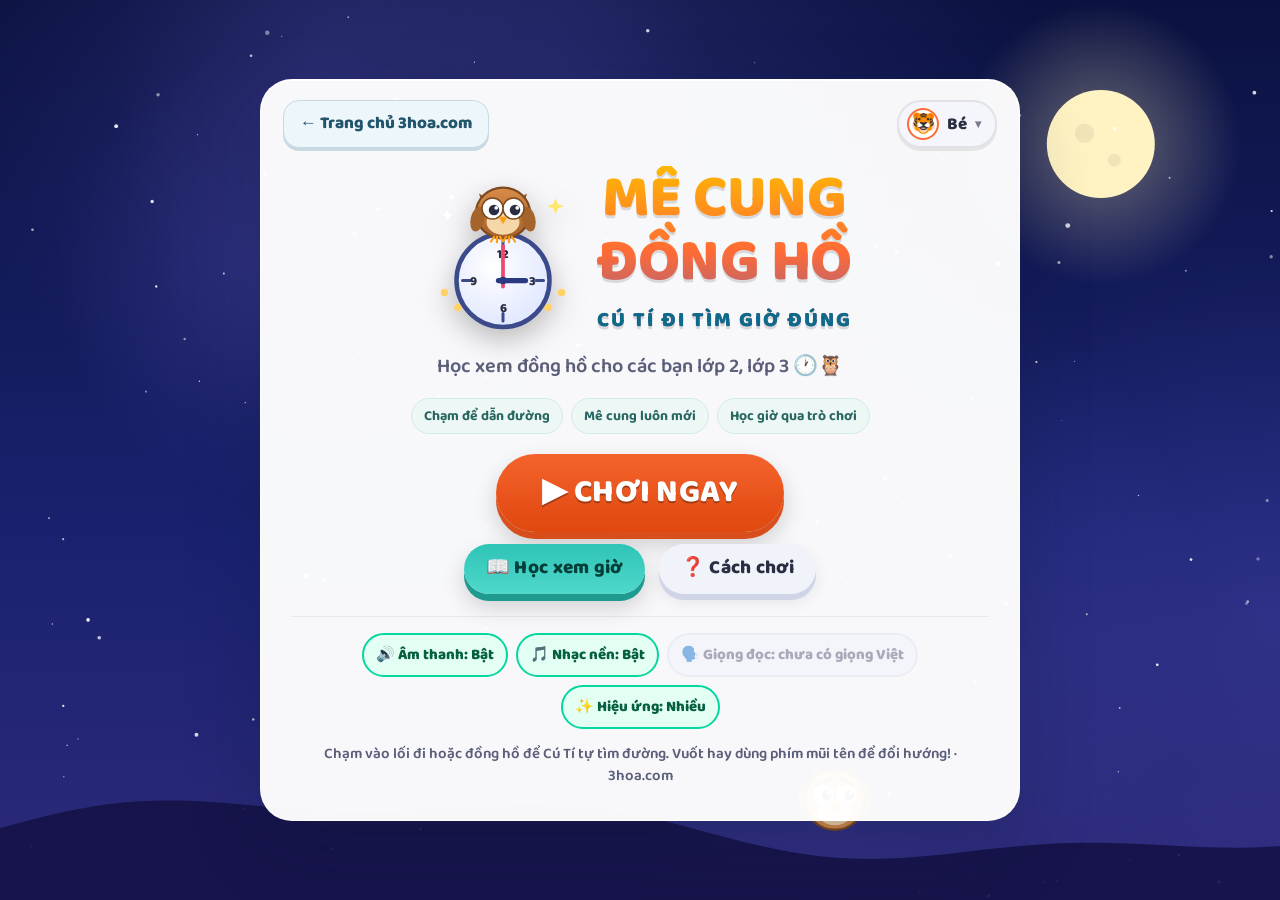
<file: me-cung-dong-ho/index.html>
<!DOCTYPE html>
<html lang="vi">
<head>
<meta charset="utf-8">
<meta name="viewport" content="width=device-width, initial-scale=1, maximum-scale=1, user-scalable=no, viewport-fit=cover">
<meta name="apple-mobile-web-app-capable" content="yes">
<meta name="mobile-web-app-capable" content="yes">
<meta name="apple-mobile-web-app-status-bar-style" content="black-translucent">
<meta name="apple-mobile-web-app-title" content="Mê Cung Đồng Hồ">
<meta name="application-name" content="Mê Cung Đồng Hồ">
<meta name="theme-color" content="#121a4a">
<meta http-equiv="Content-Security-Policy" content="default-src 'self'; script-src 'self'; style-src 'self' 'unsafe-inline'; font-src 'self' data:; img-src 'self' data: blob:; connect-src 'self'; manifest-src 'self'; worker-src 'self'; media-src 'self' blob:; object-src 'none'; base-uri 'self'; form-action 'none'">
<meta name="referrer" content="no-referrer">
<meta name="description" content="Mê Cung Đồng Hồ – trò chơi mê cung kiểu Pacman giúp bé lớp 2, lớp 3 học xem đồng hồ: giờ đúng, giờ rưỡi, giờ 15 phút, buổi trong ngày, xem đúng 5 phút, giờ kém, đồng hồ điện tử. Sau mỗi màn có phần hỏi đáp để mở màn tiếp theo.">
<title>Mê Cung Đồng Hồ – Cú Tí đi tìm giờ đúng (học xem đồng hồ lớp 2, 3)</title>
<link rel="canonical" href="https://3hoa.com/me-cung-dong-ho/">
<meta property="og:type" content="website">
<meta property="og:url" content="https://3hoa.com/me-cung-dong-ho/">
<meta property="og:locale" content="vi_VN">
<meta property="og:site_name" content="3hoa.com">
<meta property="og:title" content="Mê Cung Đồng Hồ – Cú Tí đi tìm giờ đúng (học xem đồng hồ lớp 2, 3)">
<meta property="og:description" content="Mê Cung Đồng Hồ – trò chơi mê cung kiểu Pacman giúp bé lớp 2, lớp 3 học xem đồng hồ: giờ đúng, giờ rưỡi, giờ 15 phút, buổi trong ngày, xem đúng 5 phút, giờ kém, đồng hồ điện tử. Sau mỗi màn có phần hỏi đáp để mở màn tiếp theo.">
<meta property="og:image" content="https://3hoa.com/me-cung-dong-ho/og.jpg">
<meta property="og:image:type" content="image/jpeg">
<meta property="og:image:width" content="1200">
<meta property="og:image:height" content="630">
<meta property="og:image:alt" content="Mê Cung Đồng Hồ: Cú Tí đi tìm giờ đúng">
<meta name="twitter:card" content="summary_large_image">
<meta name="twitter:title" content="Mê Cung Đồng Hồ – Cú Tí đi tìm giờ đúng (học xem đồng hồ lớp 2, 3)">
<meta name="twitter:description" content="Mê Cung Đồng Hồ – trò chơi mê cung kiểu Pacman giúp bé lớp 2, lớp 3 học xem đồng hồ: giờ đúng, giờ rưỡi, giờ 15 phút, buổi trong ngày, xem đúng 5 phút, giờ kém, đồng hồ điện tử. Sau mỗi màn có phần hỏi đáp để mở màn tiếp theo.">
<meta name="twitter:image" content="https://3hoa.com/me-cung-dong-ho/og.jpg">
<link rel="manifest" href="manifest.json">
<link rel="icon" type="image/png" sizes="192x192" href="icons/icon-192.png">
<link rel="apple-touch-icon" sizes="180x180" href="icons/icon-180.png">
<link rel="stylesheet" href="../fonts/baloo-2.css">
<link rel="stylesheet" href="style.css">
  <link rel="stylesheet" href="game-shell.css">
<link rel="stylesheet" href="dao.css">
</head>
<body>
<div id="app">
  <canvas id="game"></canvas>
  <canvas id="fx" aria-hidden="true"></canvas>

  <!-- ================= HUD (khi đang chơi) ================= -->
  <div id="hud" class="screen hidden">
    <div class="hud-top">
      <div class="hud-left">
        <div class="score-box">
          <span class="label">ĐIỂM</span>
          <span class="value" id="hud-score">0</span>
        </div>
        <div class="stage-chip" id="hud-level">Màn 1 · 🕐 1/4</div>
        <div class="power-chip" id="hud-power" hidden>⭐ Ma buồn ngủ!</div>
      </div>
      <div class="hud-center"><p id="move-status" class="move-status" role="status">Chạm đích để Cú Tí đi tới</p>
        <div class="target-card" id="hud-target">
          <div class="target-clock" id="hud-target-clock" hidden></div>
          <div>
            <span class="target-label">MỤC TIÊU</span>
            <div class="target-text" id="hud-target-text">Sẵn sàng…</div>
          </div>
          <button type="button" class="speak-btn hint-btn" id="btn-hud-hint" aria-label="Gợi ý cách xem giờ">💡</button>
          <button type="button" class="speak-btn" id="btn-hud-speak" aria-label="Nghe lại mục tiêu">🔊</button>
        </div>
        <div class="hint" id="hud-hint" hidden></div>
      </div>
      <div class="hud-right">
        <div class="lives" id="hud-lives"><span>❤️</span><span>❤️</span><span>❤️</span></div>
        <button class="btn" id="btn-pause" aria-label="Tạm dừng">⏸</button>
      </div>
    </div>
  </div>

  <!-- ================= NÚT DI CHUYỂN ================= -->
  <div id="dpad" class="off" role="group" aria-label="Nút di chuyển">
    <button type="button" class="d up" data-dir="up" aria-label="Lên">▲</button>
    <button type="button" class="d left" data-dir="left" aria-label="Trái">◀</button>
    <button type="button" class="d center" tabindex="-1" aria-hidden="true">🦉</button>
    <button type="button" class="d right" data-dir="right" aria-label="Phải">▶</button>
    <button type="button" class="d down" data-dir="down" aria-label="Xuống">▼</button>
  </div>

  <!-- ================= MENU CHÍNH ================= -->
  <div id="menu" class="screen">
    <div class="panel">
      <a class="hub-home" href="../" aria-label="Về trang chủ 3hoa.com">← Trang chủ 3hoa.com</a>
      <div class="logo-row">
        <svg viewBox="0 0 200 200" xmlns="http://www.w3.org/2000/svg" aria-hidden="true">
          <defs>
            <radialGradient id="lg-face" cx="40%" cy="35%" r="70%">
              <stop offset="0" stop-color="#ffffff"/>
              <stop offset="1" stop-color="#dfe6ff"/>
            </radialGradient>
            <linearGradient id="lg-body" x1="0" y1="0" x2="0" y2="1">
              <stop offset="0" stop-color="#d98c48"/>
              <stop offset="1" stop-color="#a5602a"/>
            </linearGradient>
          </defs>
          <!-- Hạt sáng và sao -->
          <circle cx="22" cy="150" r="5" fill="#ffd166"/><circle cx="40" cy="170" r="5" fill="#ffd166"/><circle cx="178" cy="150" r="5" fill="#ffd166"/><circle cx="160" cy="170" r="5" fill="#ffd166"/>
          <path d="M170 24 l3 8 l8 3 l-8 3 l-3 8 l-3 -8 l-8 -3 l8 -3z" fill="#ffe66d"/>
          <path d="M26 40 l2 5 l5 2 l-5 2 l-2 5 l-2 -5 l-5 -2 l5 -2z" fill="#fff"/>
          <!-- Đồng hồ -->
          <circle cx="100" cy="134" r="62" fill="url(#lg-face)" stroke="#3b4a8a" stroke-width="6"/>
          <g stroke="#3b4a8a" stroke-width="4" stroke-linecap="round">
            <line x1="100" y1="80" x2="100" y2="90"/><line x1="100" y1="178" x2="100" y2="188"/>
            <line x1="46" y1="134" x2="56" y2="134"/><line x1="144" y1="134" x2="154" y2="134"/>
          </g>
          <g fill="#2b2d42" font-family="Baloo 2, Arial Rounded MT Bold, Arial, sans-serif" font-weight="800" font-size="17" text-anchor="middle">
            <text x="100" y="104">12</text><text x="139" y="140">3</text><text x="100" y="176">6</text><text x="61" y="140">9</text>
          </g>
          <line x1="100" y1="140" x2="100" y2="104" stroke="#2b3a80" stroke-width="7" stroke-linecap="round" transform="rotate(90 100 134)"/>
          <line x1="100" y1="142" x2="100" y2="88" stroke="#ef476f" stroke-width="5" stroke-linecap="round"/>
          <circle cx="100" cy="134" r="5" fill="#2b3a80"/>
          <!-- Cú Tí ngồi trên đồng hồ -->
          <path d="M68 18 L76 44 L92 32 Z" fill="#8a5a2b"/>
          <path d="M132 18 L124 44 L108 32 Z" fill="#8a5a2b"/>
          <ellipse cx="100" cy="44" rx="36" ry="34" fill="url(#lg-body)" stroke="#7a4a1e" stroke-width="3"/>
          <ellipse cx="100" cy="56" rx="22" ry="17" fill="#f5d7a8"/>
          <ellipse cx="66" cy="52" rx="9" ry="17" fill="#a5642b" transform="rotate(14 66 52)"/>
          <ellipse cx="134" cy="52" rx="9" ry="17" fill="#a5642b" transform="rotate(-14 134 52)"/>
          <circle cx="86" cy="38" r="14" fill="#fff" stroke="#7a4a1e" stroke-width="2"/>
          <circle cx="114" cy="38" r="14" fill="#fff" stroke="#7a4a1e" stroke-width="2"/>
          <circle cx="88" cy="40" r="7" fill="#2b2d42"/><circle cx="116" cy="40" r="7" fill="#2b2d42"/>
          <circle cx="91" cy="37" r="2.5" fill="#fff"/><circle cx="119" cy="37" r="2.5" fill="#fff"/>
          <path d="M94 49 L106 49 L100 59 Z" fill="#ff9f1c"/>
          <path d="M88 76 l-4 6 M92 76 l0 7 M96 76 l4 6 M104 76 l-4 6 M108 76 l0 7 M112 76 l4 6" stroke="#ff9f1c" stroke-width="3" stroke-linecap="round"/>
        </svg>
        <div>
          <h1 class="title">MÊ CUNG<br>ĐỒNG HỒ<small>CÚ TÍ ĐI TÌM GIỜ ĐÚNG</small></h1>
        </div>
      </div>
      <button type="button" class="player-chip" id="btn-player" aria-label="Đổi người chơi">
        <span class="pl-avatar" aria-hidden="true">🐯</span><span class="pl-name">Bé</span><span class="pl-hint" aria-hidden="true">▾</span>
      </button>
      <p class="subtitle">Học xem đồng hồ cho các bạn lớp 2, lớp 3 🕐🦉</p>
      <div class="game-benefits"><span>Chạm để dẫn đường</span><span>Mê cung luôn mới</span><span>Học giờ qua trò chơi</span></div>
      <div class="btn-row">
        <button class="btn big" id="btn-play">▶ CHƠI NGAY</button>
      </div>
      <div class="btn-row mt-12">
        <button class="btn teal small" id="btn-learn">📖 Học xem giờ</button>
        <button class="btn ghost small" id="btn-howto">❓ Cách chơi</button>
      </div>
      <div class="toggle-row" data-audio-toggles></div>
      <p class="footer-note">Chạm vào lối đi hoặc đồng hồ để Cú Tí tự tìm đường. Vuốt hay dùng phím mũi tên để đổi hướng! · 3hoa.com</p>
    </div>
  </div>

  <!-- ================= CHỌN MÀN ================= -->
  <div id="levels" class="screen hidden">
    <div class="panel wide">
      <div class="screen-head">
        <button class="btn ghost small" id="btn-levels-back">← Quay lại</button>
        <h2>Chọn màn chơi</h2>
        <div class="head-actions">
          <button class="btn teal small" id="btn-report-levels" aria-label="Kết quả của bé">📊 Kết quả</button>
          <button class="btn ghost small" id="btn-levels-howto" aria-label="Cách chơi">❓</button>
        </div>
      </div>
      <p class="mode-desc">📘 Học bài → 🦉 vào mê cung → 🧠 trả lời câu hỏi để <b>mở màn tiếp theo</b>!</p>
      <div class="level-grid" id="level-grid"></div>
      <div class="parent-note"><span>Dành cho phụ huynh:</span> <button type="button" class="btn ghost small" id="btn-unlock-all">🔓 Mở khóa tất cả các màn</button> <button type="button" class="btn ghost small" id="btn-reset-progress">🔄 Học lại từ đầu</button></div>
    </div>
  </div>

  <!-- ================= BÀI HỌC TRƯỚC MÀN ================= -->
  <div id="lesson" class="screen hidden">
    <div class="panel wide">
      <div class="screen-head">
        <button class="btn ghost small" id="btn-lesson-back">← Quay lại</button>
        <h2 id="lesson-title">📘 Bài học</h2>
        <button class="btn teal small" id="btn-lesson-speak">🔊 Nghe đọc</button>
      </div>
      <div class="lesson-body">
        <div class="lesson-clock" id="lesson-clock"></div>
        <div class="lesson-text" id="lesson-text"></div>
      </div>
      <div class="lesson-demos" id="lesson-demos"></div>
      <div class="btn-row">
        <button class="btn big green" id="btn-lesson-play">▶ Vào mê cung</button>
      </div>
    </div>
  </div>

  <!-- ================= HỌC XEM GIỜ ================= -->
  <div id="learn" class="screen hidden">
    <div class="panel wide">
      <div class="screen-head">
        <button class="btn ghost small" id="btn-learn-back">← Quay lại</button>
        <h2>📖 Học xem giờ</h2>
        <button class="btn teal small" id="btn-learn-speak">🔊 Đọc giờ</button>
      </div>
      <div class="learn-body">
        <div class="learn-clock" id="learn-clock"></div>
        <div class="learn-info">
          <div class="learn-read" id="learn-read">7 giờ</div>
          <div class="learn-alt" id="learn-alt"></div>
          <div class="learn-digital" id="learn-digital"></div>
          <div class="learn-period" id="learn-period" hidden></div>
          <div class="chip-group learn-steps" id="learn-steps">
            <button type="button" data-step="-5">−5 phút</button>
            <button type="button" data-step="5">+5 phút</button>
            <button type="button" data-step="15">+15 phút</button>
            <button type="button" data-step="30">+30 phút</button>
            <button type="button" data-step="60">+1 giờ</button>
          </div>
          <div class="btn-row mt-8">
            <button class="btn purple small" id="btn-learn-random">🎲 Giờ ngẫu nhiên</button>
            <button class="btn ghost small" id="btn-learn-minutes">🔢 Hiện số phút</button>
            <button class="btn ghost small" id="btn-learn-24h">🌗 Buổi &amp; 24 giờ</button>
          </div>
        </div>
      </div>
      <p class="tip">💡 Bấm các nút để quay kim rồi xem cách đọc. <b>Kim ngắn màu xanh</b> chỉ giờ, <b>kim dài màu đỏ</b> chỉ phút.</p>
    </div>
  </div>

  <!-- ================= HƯỚNG DẪN ================= -->
  <div id="howto" class="screen hidden dim">
    <div class="panel">
      <h2>❓ Cách chơi</h2>
      <div class="howto-list">
        <div class="howto-item"><div class="em">🦉</div><div class="tx"><b>Cú Tí</b> đi trong mê cung và ăn các <b>hạt sáng</b> để lấy điểm.</div></div>
        <div class="howto-item"><div class="em">🔍</div><div class="tx">Nhìn <b>mục tiêu</b> ở phía trên (ví dụ <b>7 giờ 30 phút</b>) rồi tìm và ăn đúng <b>đồng hồ</b> chỉ giờ đó.</div></div>
        <div class="howto-item"><div class="em">👻</div><div class="tx">Tránh <b>Ma Ngủ Gật</b>! Bị ma bắt hoặc ăn nhầm đồng hồ sẽ mất 1 tim ❤️. Hết 3 tim là thua.</div></div>
        <div class="howto-item"><div class="em">⭐</div><div class="tx">Ăn <b>ngôi sao</b> để ma buồn ngủ (chuyển màu xanh). Lúc đó chạm vào ma sẽ được thêm điểm.</div></div>
        <div class="howto-item"><div class="em">🧠</div><div class="tx">Tìm đủ đồng hồ là qua màn. Trả lời đúng phần <b>hỏi đáp</b> để mở <b>màn tiếp theo</b>.</div></div>
        <div class="howto-item"><div class="em">🎮</div><div class="tx"><b>Chạm vào lối đi hoặc đồng hồ</b> để Cú Tí tự tìm đường và dừng ở điểm đã chọn. Đường xanh chỉ lộ trình, con vẫn cần tránh ma! <b>Vuốt nhẹ</b>, bấm nút mũi tên hoặc dùng phím <b>↑ ↓ ← → / W A S D</b> để tự lái và đổi hướng bất cứ lúc nào.</div></div>
      </div>
      <div class="tip" id="ipad-tip">💡 Mẹo trên iPad: bấm nút <b>Chia sẻ</b> rồi chọn <b>Thêm vào Màn hình chính</b> để chơi toàn màn hình.</div>
      <div class="btn-row">
        <button class="btn" id="btn-howto-close">Đã hiểu!</button>
      </div>
    </div>
  </div>

  <!-- ================= ĐẾM NGƯỢC ================= -->
  <div id="countdown" class="screen hidden">
    <div class="count" id="count-num">3</div>
  </div>

  <!-- ================= TẠM DỪNG ================= -->
  <div id="pause" class="screen hidden dim">
    <div class="panel">
      <h2>⏸ Tạm dừng</h2>
      <p class="hub-return"><a class="hub-home" id="pause-home" href="../">← Trang chủ 3hoa.com</a></p>
      <p id="pause-info">Nghỉ một chút rồi chơi tiếp nhé!</p>
      <div class="toggle-row" data-audio-toggles></div>
      <div class="btn-row">
        <button class="btn big green" id="btn-resume">▶ Chơi tiếp</button>
      </div>
      <div class="btn-row">
        <button class="btn ghost small" id="btn-restart">🔄 Chơi lại màn</button>
        <button class="btn ghost small" id="btn-lesson-again">📘 Xem lại bài học</button>
        <button class="btn ghost small" id="btn-quit">☰ Menu trò chơi</button>
      </div>
    </div>
  </div>

  <!-- ================= HỎI ĐÁP SAU MÀN ================= -->
  <div id="quiz" class="screen hidden dim">
    <div class="panel wide">
      <div class="screen-head">
        <span class="quiz-progress" id="quiz-progress">Câu 1/3</span>
        <h2>🧠 Hỏi đáp</h2>
        <div class="head-actions">
          <button class="btn ghost small" id="btn-quiz-speak" aria-label="Đọc câu hỏi">🔊</button>
          <button type="button" class="btn ghost small" id="btn-quiz-quit" aria-label="Thoát hỏi đáp, về chọn màn">🏠</button>
        </div>
      </div>
      <p class="quiz-intro" id="quiz-intro">Trả lời đúng hết để mở màn tiếp theo. Sai thì đọc lời giải thích rồi thử lại nhé!</p>
      <div class="quiz-q" id="quiz-q"></div>
      <div class="quiz-clock" id="quiz-clock" hidden></div>
      <div class="quiz-options" id="quiz-options"></div>
      <div class="quiz-feedback" id="quiz-feedback" hidden>
        <div class="fb-title" id="fb-title"></div>
        <div class="fb-text" id="fb-text"></div>
        <div class="btn-row"><button class="btn green" id="btn-quiz-next">Tiếp tục ▶</button></div>
      </div>
    </div>
  </div>

  <!-- ================= KẾT QUẢ ================= -->
  <div id="result" class="screen hidden dim">
    <div class="panel">
      <h2 class="result-title" id="result-title">Qua màn!</h2>
      <p id="result-level">Màn 1: Giờ đúng</p>
      <div class="result-score-label">ĐIỂM CỦA CON</div>
      <div class="result-score" id="result-score">0</div>
      <div class="result-stars" id="result-stars"></div>
      <div id="result-record" class="record-badge" hidden>🏆 KỶ LỤC MỚI!</div>
      <div class="stats">
        <div class="stat ok"><div class="v" id="st-found">0</div><div class="k">Đồng hồ đúng 🕐</div></div>
        <div class="stat bad"><div class="v" id="st-wrong">0</div><div class="k">Chọn nhầm ❌</div></div>
        <div class="stat combo"><div class="v" id="st-ghost">0</div><div class="k">Bắt được ma 👻</div></div>
        <div class="stat acc"><div class="v" id="st-quiz">0/3</div><div class="k">Hỏi đáp đúng ngay 🧠</div></div>
      </div>
      <div class="takeaway" id="result-takeaway"></div>
      <div class="takeaway review-list" id="result-review" hidden></div>
      <div class="unlock-note" id="result-unlock" hidden>🔓 Đã mở khóa màn tiếp theo!</div>
      <div class="btn-row row-main">
        <button class="btn big" id="btn-next-level">▶ Màn tiếp theo</button>
        <button class="btn big green" id="btn-retry">🔄 Chơi lại</button>
      </div>
      <div class="btn-row">
        <button class="btn ghost small" id="btn-result-lesson">📘 Xem lại bài học</button>
        <button class="btn ghost small" id="btn-other-level">📚 Chọn màn khác</button>
        <button class="btn ghost small" id="btn-home">🏠 Trang chính</button>
      </div>
    </div>
  </div>

  <!-- ================= NGƯỜI CHƠI (hồ sơ của từng bé) ================= -->
  <div id="players" class="screen hidden dim">
    <div class="panel">
      <div class="screen-head">
        <button class="btn ghost small" id="btn-players-back">← Quay lại</button>
        <h2>👋 Ai đang chơi?</h2>
        <button class="btn teal small" id="btn-report" aria-label="Xem kết quả">📊</button>
      </div>
      <div class="player-list" id="player-list"></div>
      <div class="btn-row">
        <button class="btn small green" id="btn-player-add">＋ Thêm bạn mới</button>
        <button class="btn ghost small" id="btn-player-rename">✏️ Đổi tên</button>
        <button class="btn ghost small" id="btn-player-avatar">🎭 Đổi hình</button>
        <button class="btn ghost small" id="btn-player-remove">🗑 Xóa</button>
      </div>
      <form class="player-form" id="player-form" hidden autocomplete="off">
        <label for="player-name" class="sr-only">Tên của con</label>
        <input id="player-name" maxlength="16" placeholder="Tên của con" autocomplete="off" autocapitalize="words" enterkeyhint="done">
        <div class="avatar-grid" id="player-avatars"></div>
        <div class="btn-row">
          <button type="submit" class="btn small green" id="btn-player-save">💾 Lưu</button>
          <button type="button" class="btn ghost small" id="btn-player-cancel">Hủy</button>
        </div>
      </form>
    </div>
  </div>

  <!-- ================= KẾT QUẢ CỦA BÉ (dành cho phụ huynh) ================= -->
  <div id="report" class="screen hidden dim">
    <div class="panel wide report-panel">
      <div class="screen-head">
        <button class="btn ghost small" id="btn-report-back">← Quay lại</button>
        <h2 id="report-title">📊 Kết quả của Bé</h2>
        <span class="head-spacer"></span>
      </div>
      <div class="report-grid" id="report-stats"></div>
      <p class="report-weak" id="report-weak" hidden></p>
      <h3>Từng màn</h3>
      <div class="report-rows" id="report-levels"></div>
      <h3>📝 Cần ôn lại</h3>
      <div class="report-rows" id="report-review"></div>
      <p class="parent-row"><button type="button" class="linkish" id="btn-report-reset">🗑 Xóa tiến trình của bé</button></p>
    </div>
  </div>

  <!-- ================= CỔNG PHỤ HUYNH ================= -->
  <div id="parent-gate" class="screen hidden dim">
    <div class="panel">
      <h2>👨‍👩‍👧 Dành cho phụ huynh</h2>
      <p id="parent-gate-q">Để tiếp tục, hãy trả lời: 7 × 8 = ?</p>
      <form id="parent-gate-form" class="gate-form" autocomplete="off">
        <input id="parent-gate-input" inputmode="numeric" pattern="[0-9]*" maxlength="4" aria-label="Đáp án" autocomplete="off">
        <div class="btn-row">
          <button type="submit" class="btn small green">Xác nhận</button>
          <button type="button" class="btn ghost small" id="btn-parent-gate-cancel">Hủy</button>
        </div>
      </form>
    </div>
  </div>

  <div id="toast" role="status" aria-live="polite"></div>
</div>

<script src="js/audio.js"></script>
<script src="js/clock.js"></script>
<script src="js/mazes.js"></script>
<script src="js/profile.js"></script>
<script src="js/dao.js"></script>
<script src="js/game.js"></script>
</body>
</html>
</file>
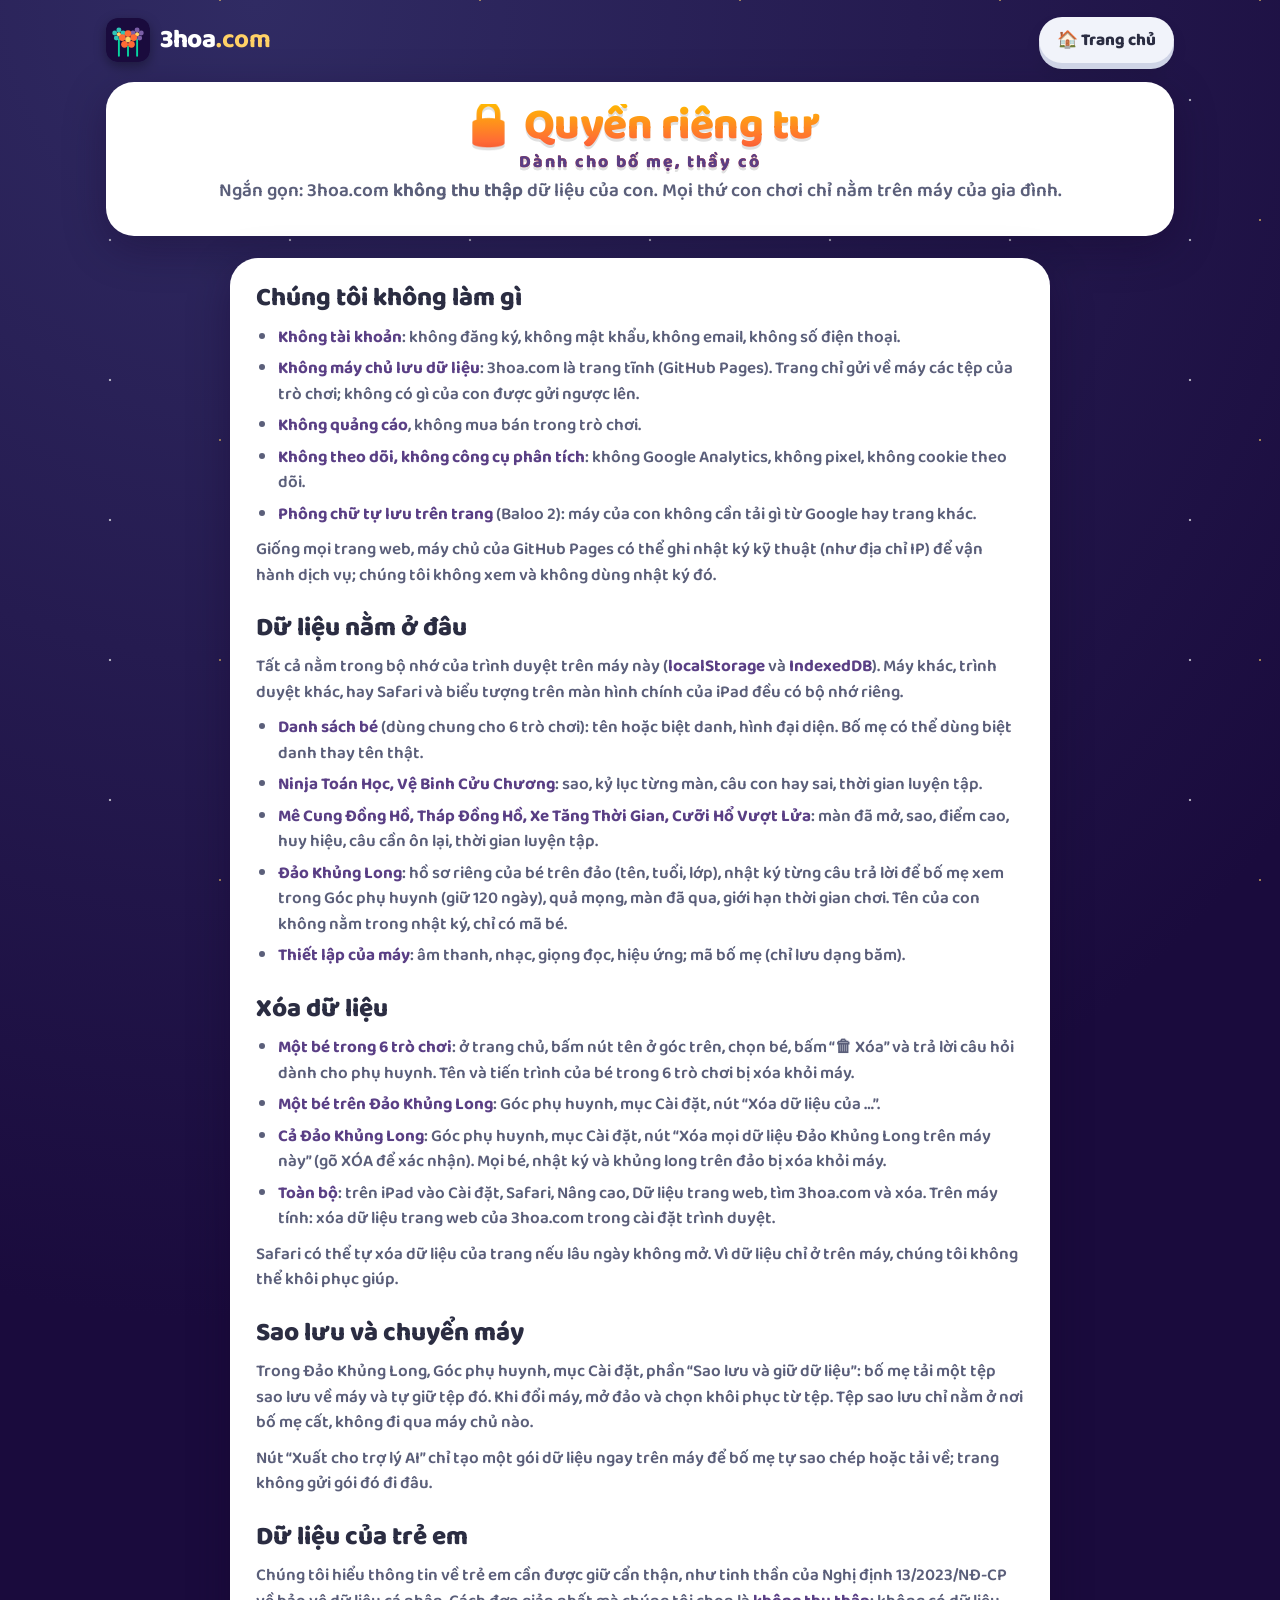
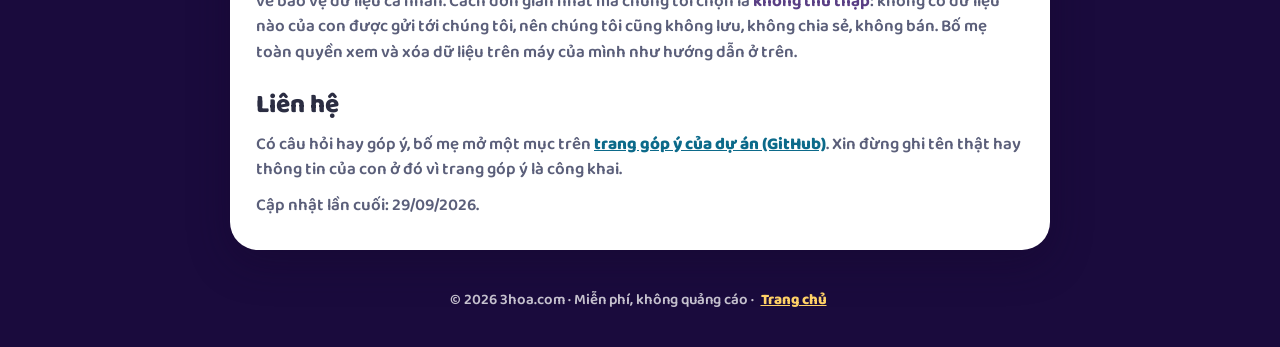
<file: rieng-tu/index.html>
<!DOCTYPE html>
<html lang="vi">
<head>
<meta charset="UTF-8">
<meta name="viewport" content="width=device-width, initial-scale=1, viewport-fit=cover">
<meta http-equiv="Content-Security-Policy" content="default-src 'self'; script-src 'self'; style-src 'self' 'unsafe-inline'; font-src 'self' data:; img-src 'self' data: blob:; connect-src 'self'; manifest-src 'self'; worker-src 'self'; media-src 'self' blob:; object-src 'none'; base-uri 'self'; form-action 'none'">
<meta name="referrer" content="no-referrer">
<title>Quyền riêng tư – 3hoa.com</title>
<meta name="description" content="3hoa.com không có tài khoản, không có máy chủ lưu dữ liệu, không quảng cáo, không theo dõi. Tiến trình của bé chỉ nằm trên máy của gia đình.">
<link rel="canonical" href="https://3hoa.com/rieng-tu/">
<meta name="theme-color" content="#1a0b3d">
<meta property="og:type" content="website">
<meta property="og:url" content="https://3hoa.com/rieng-tu/">
<meta property="og:locale" content="vi_VN">
<meta property="og:site_name" content="3hoa.com">
<meta property="og:title" content="Quyền riêng tư – 3hoa.com">
<meta property="og:description" content="Không tài khoản, không máy chủ, không quảng cáo, không theo dõi. Dữ liệu của bé chỉ nằm trên máy của gia đình.">
<meta property="og:image" content="https://3hoa.com/images/og.jpg">
<link rel="stylesheet" href="../fonts/baloo-2.css">
<link rel="stylesheet" href="../css/main.css">
<link rel="icon" type="image/svg+xml" href="../images/favicon.svg">
<link rel="icon" type="image/png" sizes="32x32" href="../images/favicon-32.png">
<link rel="apple-touch-icon" sizes="180x180" href="../images/apple-touch-icon.png">
<link rel="manifest" href="../manifest.json">
</head>
<body>
<a class="skip" href="#noi-dung">Bỏ qua, tới nội dung</a>
<div class="wrap">
  <header class="top">
    <a class="brand" href="../" aria-label="3hoa.com – trang chủ">
      <img src="../images/favicon.svg" width="44" height="44" alt="" decoding="async">
      <span>3hoa<b>.com</b></span>
    </a>
    <a class="btn ghost small" href="../">🏠 Trang chủ</a>
  </header>

  <main id="noi-dung" tabindex="-1">
    <section class="panel hero" aria-labelledby="rt-title">
      <h1 id="rt-title" class="title">🔒 Quyền riêng tư<small>Dành cho bố mẹ, thầy cô</small></h1>
      <p class="lead">Ngắn gọn: 3hoa.com <b>không thu thập</b> dữ liệu của con. Mọi thứ con chơi chỉ nằm trên máy của gia đình.</p>
    </section>

    <article class="panel doc">
      <h2>Chúng tôi không làm gì</h2>
      <ul>
        <li><b>Không tài khoản</b>: không đăng ký, không mật khẩu, không email, không số điện thoại.</li>
        <li><b>Không máy chủ lưu dữ liệu</b>: 3hoa.com là trang tĩnh (GitHub Pages). Trang chỉ gửi về máy các tệp của trò chơi; không có gì của con được gửi ngược lên.</li>
        <li><b>Không quảng cáo</b>, không mua bán trong trò chơi.</li>
        <li><b>Không theo dõi, không công cụ phân tích</b>: không Google Analytics, không pixel, không cookie theo dõi.</li>
        <li><b>Phông chữ tự lưu trên trang</b> (Baloo 2): máy của con không cần tải gì từ Google hay trang khác.</li>
      </ul>
      <p>Giống mọi trang web, máy chủ của GitHub Pages có thể ghi nhật ký kỹ thuật (như địa chỉ IP) để vận hành dịch vụ; chúng tôi không xem và không dùng nhật ký đó.</p>

      <h2>Dữ liệu nằm ở đâu</h2>
      <p>Tất cả nằm trong bộ nhớ của trình duyệt trên máy này (<b>localStorage</b> và <b>IndexedDB</b>). Máy khác, trình duyệt khác, hay Safari và biểu tượng trên màn hình chính của iPad đều có bộ nhớ riêng.</p>
      <ul>
        <li><b>Danh sách bé</b> (dùng chung cho 6 trò chơi): tên hoặc biệt danh, hình đại diện. Bố mẹ có thể dùng biệt danh thay tên thật.</li>
        <li><b>Ninja Toán Học, Vệ Binh Cửu Chương</b>: sao, kỷ lục từng màn, câu con hay sai, thời gian luyện tập.</li>
        <li><b>Mê Cung Đồng Hồ, Tháp Đồng Hồ, Xe Tăng Thời Gian, Cưỡi Hổ Vượt Lửa</b>: màn đã mở, sao, điểm cao, huy hiệu, câu cần ôn lại, thời gian luyện tập.</li>
        <li><b>Đảo Khủng Long</b>: hồ sơ riêng của bé trên đảo (tên, tuổi, lớp), nhật ký từng câu trả lời để bố mẹ xem trong Góc phụ huynh (giữ 120 ngày), quả mọng, màn đã qua, giới hạn thời gian chơi. Tên của con không nằm trong nhật ký, chỉ có mã bé.</li>
        <li><b>Thiết lập của máy</b>: âm thanh, nhạc, giọng đọc, hiệu ứng; mã bố mẹ (chỉ lưu dạng băm).</li>
      </ul>

      <h2>Xóa dữ liệu</h2>
      <ul>
        <li><b>Một bé trong 6 trò chơi</b>: ở trang chủ, bấm nút tên ở góc trên, chọn bé, bấm “🗑 Xóa” và trả lời câu hỏi dành cho phụ huynh. Tên và tiến trình của bé trong 6 trò chơi bị xóa khỏi máy.</li>
        <li><b>Một bé trên Đảo Khủng Long</b>: Góc phụ huynh, mục Cài đặt, nút “Xóa dữ liệu của …”.</li>
        <li><b>Cả Đảo Khủng Long</b>: Góc phụ huynh, mục Cài đặt, nút “Xóa mọi dữ liệu Đảo Khủng Long trên máy này” (gõ XÓA để xác nhận). Mọi bé, nhật ký và khủng long trên đảo bị xóa khỏi máy.</li>
        <li><b>Toàn bộ</b>: trên iPad vào Cài đặt, Safari, Nâng cao, Dữ liệu trang web, tìm 3hoa.com và xóa. Trên máy tính: xóa dữ liệu trang web của 3hoa.com trong cài đặt trình duyệt.</li>
      </ul>
      <p>Safari có thể tự xóa dữ liệu của trang nếu lâu ngày không mở. Vì dữ liệu chỉ ở trên máy, chúng tôi không thể khôi phục giúp.</p>

      <h2>Sao lưu và chuyển máy</h2>
      <p>Trong Đảo Khủng Long, Góc phụ huynh, mục Cài đặt, phần “Sao lưu và giữ dữ liệu”: bố mẹ tải một tệp sao lưu về máy và tự giữ tệp đó. Khi đổi máy, mở đảo và chọn khôi phục từ tệp. Tệp sao lưu chỉ nằm ở nơi bố mẹ cất, không đi qua máy chủ nào.</p>
      <p>Nút “Xuất cho trợ lý AI” chỉ tạo một gói dữ liệu ngay trên máy để bố mẹ tự sao chép hoặc tải về; trang không gửi gói đó đi đâu.</p>

      <h2>Dữ liệu của trẻ em</h2>
      <p>Chúng tôi hiểu thông tin về trẻ em cần được giữ cẩn thận, như tinh thần của Nghị định 13/2023/NĐ-CP về bảo vệ dữ liệu cá nhân. Cách đơn giản nhất mà chúng tôi chọn là <b>không thu thập</b>: không có dữ liệu nào của con được gửi tới chúng tôi, nên chúng tôi cũng không lưu, không chia sẻ, không bán. Bố mẹ toàn quyền xem và xóa dữ liệu trên máy của mình như hướng dẫn ở trên.</p>

      <h2>Liên hệ</h2>
      <p>Có câu hỏi hay góp ý, bố mẹ mở một mục trên <a href="https://github.com/muahong/3hoa/issues" rel="noopener">trang góp ý của dự án (GitHub)</a>. Xin đừng ghi tên thật hay thông tin của con ở đó vì trang góp ý là công khai.</p>
      <p class="note">Cập nhật lần cuối: 29/09/2026.</p>
    </article>
  </main>

  <footer><p>© 2026 3hoa.com · Miễn phí, không quảng cáo · <a href="../">Trang chủ</a></p></footer>
</div>
</body>
</html>
</file>
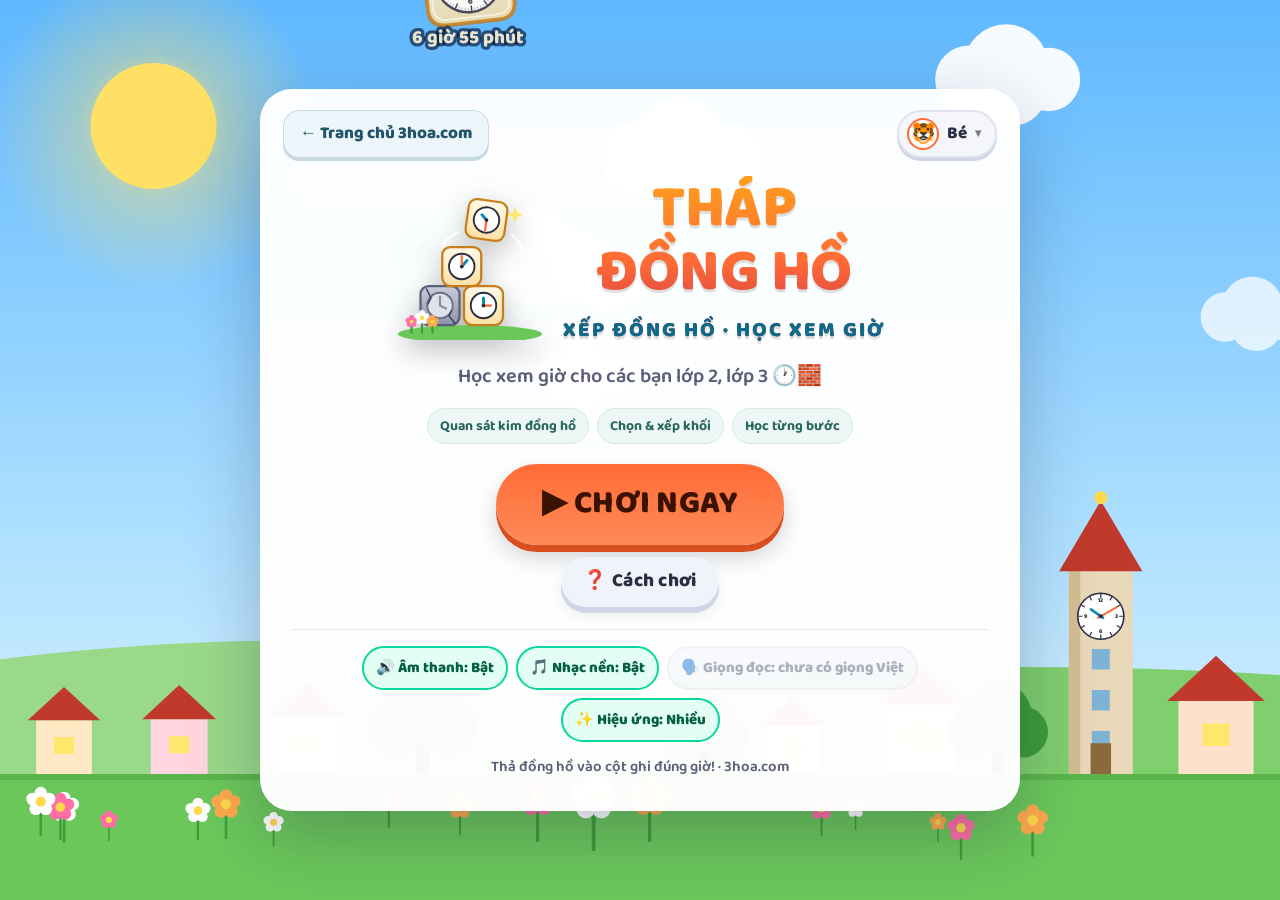
<file: thap-dong-ho/index.html>
<!DOCTYPE html>
<html lang="vi">
<head>
<meta charset="utf-8">
<meta http-equiv="Content-Security-Policy" content="default-src 'self'; script-src 'self'; style-src 'self' 'unsafe-inline'; font-src 'self' data:; img-src 'self' data: blob:; connect-src 'self'; manifest-src 'self'; worker-src 'self'; media-src 'self' blob:; object-src 'none'; base-uri 'self'; form-action 'none'">
<meta name="referrer" content="no-referrer">
<meta name="viewport" content="width=device-width, initial-scale=1, maximum-scale=1, user-scalable=no, viewport-fit=cover">
<meta name="apple-mobile-web-app-capable" content="yes">
<meta name="mobile-web-app-capable" content="yes">
<meta name="apple-mobile-web-app-status-bar-style" content="black-translucent">
<meta name="apple-mobile-web-app-title" content="Tháp Đồng Hồ">
<meta name="application-name" content="Tháp Đồng Hồ">
<meta name="theme-color" content="#3a8fd9">
<meta name="description" content="Tháp Đồng Hồ – trò chơi xếp đồng hồ kiểu Tetris giúp bé lớp 2, lớp 3 học xem giờ: giờ đúng, giờ rưỡi, giờ kém, 24 giờ. Có bài học và hỏi đáp sau mỗi màn. Chơi trên iPad, điện thoại hoặc máy tính.">
<title>Tháp Đồng Hồ – Xếp đồng hồ, học xem giờ</title>
<link rel="canonical" href="https://3hoa.com/thap-dong-ho/">
<meta property="og:type" content="website">
<meta property="og:url" content="https://3hoa.com/thap-dong-ho/">
<meta property="og:locale" content="vi_VN">
<meta property="og:site_name" content="3hoa.com">
<meta property="og:title" content="Tháp Đồng Hồ – Xếp đồng hồ, học xem giờ">
<meta property="og:description" content="Tháp Đồng Hồ – trò chơi xếp đồng hồ kiểu Tetris giúp bé lớp 2, lớp 3 học xem giờ: giờ đúng, giờ rưỡi, giờ kém, 24 giờ. Có bài học và hỏi đáp sau mỗi màn. Chơi trên iPad, điện thoại hoặc máy tính.">
<meta property="og:image" content="https://3hoa.com/thap-dong-ho/og.jpg">
<meta property="og:image:type" content="image/jpeg">
<meta property="og:image:width" content="1200">
<meta property="og:image:height" content="630">
<meta property="og:image:alt" content="Tháp Đồng Hồ: xếp đồng hồ, học xem giờ">
<meta name="twitter:card" content="summary_large_image">
<meta name="twitter:title" content="Tháp Đồng Hồ – Xếp đồng hồ, học xem giờ">
<meta name="twitter:description" content="Tháp Đồng Hồ – trò chơi xếp đồng hồ kiểu Tetris giúp bé lớp 2, lớp 3 học xem giờ: giờ đúng, giờ rưỡi, giờ kém, 24 giờ. Có bài học và hỏi đáp sau mỗi màn. Chơi trên iPad, điện thoại hoặc máy tính.">
<meta name="twitter:image" content="https://3hoa.com/thap-dong-ho/og.jpg">
<link rel="manifest" href="manifest.json">
<link rel="icon" type="image/png" sizes="192x192" href="icons/icon-192.png">
<link rel="apple-touch-icon" sizes="180x180" href="icons/icon-180.png">
<link rel="stylesheet" href="../fonts/baloo-2.css">
<link rel="stylesheet" href="style.css">
  <link rel="stylesheet" href="game-shell.css">
<link rel="stylesheet" href="dao.css">
</head>
<body>
<div id="app">
  <canvas id="game"></canvas>
  <div id="safe-probe" aria-hidden="true"></div>

  <!-- ================= HUD (khi đang chơi) ================= -->
  <div id="hud" class="screen hidden">
    <div class="hud-top">
      <div class="hud-left">
        <div class="score-box">
          <span class="label">ĐIỂM</span>
          <span class="value" id="hud-score">0</span>
        </div>
        <div class="stage-chip" id="hud-level">Màn 1</div>
        <span class="stage-chip speed" id="hud-speed" hidden>⏩ ×1.0</span>
        <span class="review-tag" id="hud-review" hidden>📝 Ôn lại</span>
        <div class="combo-chip" id="hud-combo" hidden>Combo x2</div>
      </div>
      <div class="hud-center">
        <div class="progress" id="hud-progress">
          <div class="bar"><div class="fill" id="hud-progress-fill"></div></div>
          <span class="text" id="hud-progress-text">🕐 0/8</span>
        </div>
        <div class="hint" id="hud-hint" hidden aria-live="polite"></div>
      </div>
      <div class="hud-right">
        <button type="button" class="btn" id="btn-dao-nghe" aria-label="Nghe lại câu hỏi" hidden>🔊</button>
        <button class="btn" id="btn-pause" aria-label="Tạm dừng">⏸</button>
      </div>
    </div>
  </div>

  <!-- ================= NÚT ĐIỀU KHIỂN ================= -->
  <div id="controls" class="off" aria-label="Điều khiển">
    <button type="button" class="k" data-act="left" aria-label="Sang trái">◀</button>
    <button type="button" class="k drop" data-act="drop" aria-label="Thả">⬇<small>THẢ</small></button>
    <button type="button" class="k" data-act="right" aria-label="Sang phải">▶</button>
    <button type="button" class="k bulb" data-act="hint" aria-label="Gợi ý">💡</button>
  </div>

  <!-- ================= MENU CHÍNH ================= -->
  <div id="menu" class="screen">
    <div class="panel">
      <a class="hub-home" href="../" aria-label="Về trang chủ 3hoa.com">← Trang chủ 3hoa.com</a>
      <div class="logo-row">
        <span class="logo-bob"><svg viewBox="0 0 200 200" xmlns="http://www.w3.org/2000/svg" aria-hidden="true">
          <defs>
            <linearGradient id="lg-tile" x1="0" y1="0" x2="0" y2="1">
              <stop offset="0" stop-color="#fff9e8"/>
              <stop offset="1" stop-color="#ffe0a3"/>
            </linearGradient>
            <linearGradient id="lg-stone" x1="0" y1="0" x2="0" y2="1">
              <stop offset="0" stop-color="#c9ccd8"/>
              <stop offset="1" stop-color="#8e93a8"/>
            </linearGradient>
          </defs>
          <!-- Lấp lánh -->
          <path d="M160 22 l3 8 l8 3 l-8 3 l-3 8 l-3 -8 l-8 -3 l8 -3z" fill="#ffe66d"/>
          <path d="M28 60 l2 5 l5 2 l-5 2 l-2 5 l-2 -5 l-5 -2 l5 -2z" fill="#fff"/>
          <path d="M182 110 l2 5 l5 2 l-5 2 l-2 5 l-2 -5 l-5 -2 l5 -2z" fill="#fff"/>
          <!-- Cỏ -->
          <ellipse cx="100" cy="192" rx="96" ry="12" fill="#6cc75b"/>
          <!-- Viên đá (sai) -->
          <g transform="translate(34 128)">
            <rect width="52" height="52" rx="11" fill="url(#lg-stone)" stroke="#5b5f7a" stroke-width="3"/>
            <circle cx="26" cy="26" r="17" fill="#dfe2ea" stroke="#6b6f85" stroke-width="2.5"/>
            <path d="M26 26 V14 M26 26 L34 30" stroke="#8a8fa8" stroke-width="3" stroke-linecap="round"/>
            <path d="M8 4 l6 12 l-4 8 M46 50 l-8 -10 l3 -7" stroke="#3a3f5c" stroke-width="2" fill="none" stroke-linecap="round"/>
          </g>
          <!-- Viên gạch đồng hồ đã xếp -->
          <g transform="translate(92 128)">
            <rect width="52" height="52" rx="11" fill="url(#lg-tile)" stroke="#c77d1a" stroke-width="3"/>
            <circle cx="26" cy="26" r="17" fill="#fff" stroke="#2b2d42" stroke-width="2.5"/>
            <path d="M26 26 V16" stroke="#118ab2" stroke-width="4" stroke-linecap="round"/>
            <path d="M26 26 L36 26" stroke="#ff6b35" stroke-width="3" stroke-linecap="round"/>
            <circle cx="26" cy="26" r="2.5" fill="#2b2d42"/>
          </g>
          <g transform="translate(63 76)">
            <rect width="52" height="52" rx="11" fill="url(#lg-tile)" stroke="#c77d1a" stroke-width="3"/>
            <circle cx="26" cy="26" r="17" fill="#fff" stroke="#2b2d42" stroke-width="2.5"/>
            <path d="M26 26 L33 18" stroke="#118ab2" stroke-width="4" stroke-linecap="round"/>
            <path d="M26 26 V12" stroke="#ff6b35" stroke-width="3" stroke-linecap="round"/>
            <circle cx="26" cy="26" r="2.5" fill="#2b2d42"/>
          </g>
          <!-- Đồng hồ đang rơi -->
          <g transform="translate(96 14) rotate(8 26 26)">
            <rect width="52" height="52" rx="11" fill="url(#lg-tile)" stroke="#c77d1a" stroke-width="3"/>
            <circle cx="26" cy="26" r="17" fill="#fff" stroke="#2b2d42" stroke-width="2.5"/>
            <path d="M26 26 L19 20" stroke="#118ab2" stroke-width="4" stroke-linecap="round"/>
            <path d="M26 26 L26 40" stroke="#ff6b35" stroke-width="3" stroke-linecap="round"/>
            <circle cx="26" cy="26" r="2.5" fill="#2b2d42"/>
          </g>
          <path d="M84 56 q-14 6 -20 18" stroke="#fff" stroke-width="3" fill="none" stroke-linecap="round" opacity="0.8"/>
          <path d="M156 60 q12 8 14 22" stroke="#fff" stroke-width="3" fill="none" stroke-linecap="round" opacity="0.8"/>
          <!-- Ba bông hoa -->
          <g transform="translate(14 150)">
            <path d="M8 26 v14 M22 22 v18 M36 26 v14" stroke="#3f9d3a" stroke-width="3" stroke-linecap="round"/>
            <g fill="#ff6fa5"><circle cx="8" cy="20" r="3.4"/><circle cx="12.6" cy="23.6" r="3.4"/><circle cx="10.8" cy="29" r="3.4"/><circle cx="5.2" cy="29" r="3.4"/><circle cx="3.4" cy="23.6" r="3.4"/></g>
            <circle cx="8" cy="25.5" r="2.6" fill="#ffd94a"/>
            <g fill="#fff"><circle cx="22" cy="14" r="4"/><circle cx="27.4" cy="18.3" r="4"/><circle cx="25.3" cy="24.7" r="4"/><circle cx="18.7" cy="24.7" r="4"/><circle cx="16.6" cy="18.3" r="4"/></g>
            <circle cx="22" cy="20.5" r="3" fill="#ffd94a"/>
            <g fill="#ffa94d"><circle cx="36" cy="20" r="3.4"/><circle cx="40.6" cy="23.6" r="3.4"/><circle cx="38.8" cy="29" r="3.4"/><circle cx="33.2" cy="29" r="3.4"/><circle cx="31.4" cy="23.6" r="3.4"/></g>
            <circle cx="36" cy="25.5" r="2.6" fill="#ffd94a"/>
          </g>
        </svg></span>
        <div>
          <h1 class="title">THÁP<br>ĐỒNG HỒ<small>XẾP ĐỒNG HỒ · HỌC XEM GIỜ</small></h1>
        </div>
      </div>
      <p class="subtitle">Học xem giờ cho các bạn lớp 2, lớp 3 🕐🧱</p>
      <div class="game-benefits"><span>Quan sát kim đồng hồ</span><span>Chọn & xếp khối</span><span>Học từng bước</span></div>
      <button type="button" class="player-chip" id="btn-player" aria-label="Đổi người chơi">
        <span class="pl-avatar" aria-hidden="true">🐯</span><span class="pl-name">Bé</span><span class="pl-hint" aria-hidden="true">▾</span>
      </button>
      <div class="btn-row">
        <button class="btn big" id="btn-play">▶ CHƠI NGAY</button>
      </div>
      <div class="btn-row mt-12">
        <button class="btn ghost small" id="btn-howto">❓ Cách chơi</button>
      </div>
      <div class="toggle-row" data-audio-toggles></div>
      <p class="footer-note">Thả đồng hồ vào cột ghi đúng giờ! · 3hoa.com</p>
    </div>
  </div>

  <!-- ================= CHỌN MÀN ================= -->
  <div id="levels" class="screen hidden">
    <div class="panel wide">
      <div class="screen-head">
        <button class="btn ghost small" id="btn-levels-back">← Quay lại</button>
        <h2>Chọn màn chơi</h2>
        <button class="btn teal small" id="btn-report-levels" aria-label="Kết quả của bé">📊 Kết quả</button>
        <button class="btn ghost small" id="btn-levels-howto" aria-label="Cách chơi">❓</button>
      </div>
      <p class="mode-desc">Mỗi màn dạy một cách xem giờ mới. Hoàn thành màn và trả lời đúng <b>hỏi đáp</b> để mở khóa màn tiếp theo!</p>
      <div class="level-grid" id="level-grid"></div>
      <p class="parent-note"><button type="button" class="btn ghost small" id="btn-unlock-all">👨‍👩‍👧 Phụ huynh: mở khóa tất cả</button></p>
    </div>
  </div>

  <!-- ================= BÀI HỌC ================= -->
  <div id="lesson" class="screen hidden">
    <div class="panel wide lesson-panel">
      <div class="screen-head">
        <button class="btn ghost small" id="btn-lesson-back">← Quay lại</button>
        <h2 id="lesson-head">Màn 1</h2>
        <button class="btn teal small" id="btn-lesson-read" aria-label="Đọc bài học">🔊 Đọc</button>
      </div>
      <h3 class="lesson-title" id="lesson-title">Kim ngắn, kim dài và giờ đúng</h3>
      <div class="lesson-body">
        <div class="lesson-demo">
          <div id="lesson-clock" class="clock-box"></div>
          <div id="lesson-caption" class="clock-caption">3 giờ</div>
          <div class="hand-legend"><span class="lg kh"><i></i>kim ngắn = giờ</span><span class="lg km"><i></i>kim dài = phút</span></div>
        </div>
        <div id="lesson-text" class="lesson-text"></div>
      </div>
      <div class="btn-row">
        <button class="btn big green" id="btn-lesson-start">▶ Bắt đầu chơi</button>
      </div>
    </div>
  </div>

  <!-- ================= HƯỚNG DẪN ================= -->
  <div id="howto" class="screen hidden dim">
    <div class="panel">
      <h2>❓ Cách chơi</h2>
      <div class="howto-list">
        <div class="howto-item"><div class="em">🕐</div><div class="tx">Một chiếc <b>đồng hồ</b> rơi xuống từ trên cao. Nhìn kỹ kim ngắn, kim dài (đồng hồ to bên cạnh giúp bạn nhìn rõ hơn).</div></div>
        <div class="howto-item"><div class="em">🧱</div><div class="tx">Bên dưới có <b>4 cột</b>, mỗi cột ghi một giờ. <b>Chạm vào cột</b> (hoặc bấm ◀ ▶) để đưa đồng hồ tới, rồi bấm <b>⬇ THẢ</b>. Chạm lần nữa vào cột đang đứng cũng là thả.</div></div>
        <div class="howto-item"><div class="em">✨</div><div class="tx">Thả <b>đúng cột</b>: đồng hồ nổ lấp lánh, được điểm. Thả <b>sai</b>: đồng hồ hóa đá và chồng lên nhau thành tháp!</div></div>
        <div class="howto-item"><div class="em">⚠️</div><div class="tx">Tháp cao <b>chạm đỉnh</b> là thua. Thả đúng sẽ dọn bớt một viên đá <b>ở cột đó</b>; đúng <b>5 lần liên tiếp</b> dọn sạch tháp.</div></div>
        <div class="howto-item"><div class="em">📝</div><div class="tx">Xong mỗi màn, trả lời đúng <b>3 câu hỏi</b> để ghi nhớ bài học và <b>mở khóa</b> màn tiếp theo!</div></div>
      </div>
      <div class="tip">⌨️ Máy tính: phím ← → di chuyển, ↓ rơi nhanh, Space hoặc Enter để thả, phím 1–4 chọn cột, Esc tạm dừng.</div>
      <div class="tip" id="ipad-tip">💡 Mẹo trên iPad: bấm nút <b>Chia sẻ</b> rồi chọn <b>Thêm vào Màn hình chính</b> để chơi toàn màn hình.</div>
      <div class="btn-row">
        <button class="btn" id="btn-howto-close">Đã hiểu!</button>
      </div>
    </div>
  </div>

  <!-- ================= ĐẢO KHỦNG LONG: thẻ mở đầu (chỉ hiện khi chơi trong đảo, xem js/dao.js) ================= -->
  <div id="dao-mo-dau" class="screen dim hidden" role="dialog" aria-labelledby="dao-ten-man">
    <div class="panel dao-panel">
      <div class="dao-hinh" id="dao-hinh"></div>
      <p class="dao-game" id="dao-game">Tháp Xếp Hình</p>
      <h2 class="dao-ten" id="dao-ten-man">Tháp Xếp Hình</h2>
      <p class="dao-cach">Mỗi khối rơi mang <b>một câu hỏi</b>. Đưa khối sang <b>cột có đáp án đúng</b> rồi bấm <b>⬇ THẢ</b> (hoặc chạm cột đó thêm một lần).</p>
      <div class="btn-row">
        <button type="button" class="btn big green" id="btn-dao-bat-dau">▶ Bắt đầu</button>
      </div>
      <div class="btn-row">
        <button type="button" class="btn ghost small" id="btn-dao-ve-dau">🏝️ Về đảo</button>
      </div>
    </div>
  </div>

  <!-- ================= ĐẾM NGƯỢC ================= -->
  <div id="countdown" class="screen hidden">
    <div class="count" id="count-num">3</div>
  </div>

  <!-- ================= TẠM DỪNG ================= -->
  <div id="pause" class="screen hidden dim">
    <div class="panel">
      <h2>⏸ Tạm dừng</h2>
      <p class="hub-return"><a class="hub-home" id="pause-home" href="../">← Trang chủ 3hoa.com</a></p>
      <p id="pause-info">Nghỉ một chút rồi chơi tiếp nhé!</p>
      <div class="toggle-row" data-audio-toggles></div>
      <div class="btn-row">
        <button class="btn big green" id="btn-resume">▶ Chơi tiếp</button>
        <button type="button" class="btn big teal" id="btn-dao-ve" hidden>🏝️ Về đảo</button>
      </div>
      <div class="btn-row">
        <button class="btn teal small" id="btn-lesson-again">📖 Xem lại bài học</button>
        <button class="btn ghost small" id="btn-restart">🔄 Chơi lại</button>
        <button class="btn ghost small" id="btn-quit">☰ Menu trò chơi</button>
      </div>
    </div>
  </div>

  <!-- ================= HOÀN THÀNH MÀN ================= -->
  <div id="summary" class="screen hidden dim">
    <div class="panel">
      <h2 class="result-title" id="sum-title">🎉 Hoàn thành màn 1!</h2>
      <p id="sum-level">Màn 1 · Giờ đúng</p>
      <div class="result-score-label">ĐIỂM CỦA BẠN</div>
      <div class="result-score" id="sum-score">0</div>
      <div class="result-stars" id="sum-stars"></div>
      <div id="sum-record" class="record-badge" hidden>🏆 KỶ LỤC MỚI!</div>
      <div class="stats">
        <div class="stat ok"><div class="v" id="st-correct">0</div><div class="k">Đúng ✅</div></div>
        <div class="stat bad"><div class="v" id="st-wrong">0</div><div class="k">Sai ❌</div></div>
        <div class="stat combo"><div class="v" id="st-combo">0</div><div class="k">Đúng liên tiếp 🔥</div></div>
      </div>
      <div id="review" class="review" hidden>
        <h3>📝 Cần ôn lại – những đồng hồ bé đọc nhầm (chạm để nghe và xem cách đọc)</h3>
        <div class="review-list" id="review-list"></div>
      </div>
      <p class="sum-note" id="sum-note"></p>
      <div class="btn-row">
        <button class="btn big" id="btn-quiz">📝 Trả lời câu hỏi</button>
      </div>
      <div class="btn-row">
        <button class="btn ghost small" id="btn-sum-replay">🔄 Chơi lại</button>
        <button class="btn ghost small" id="btn-sum-home">🏠 Trang chính</button>
      </div>
    </div>
  </div>

  <!-- ================= THÁP ĐỔ ================= -->
  <div id="fail" class="screen hidden dim">
    <div class="panel">
      <h2 class="result-title nolife">💥 Tháp đổ rồi!</h2>
      <p id="fail-level">Màn 1 · Giờ đúng</p>
      <p class="fail-info" id="fail-info"></p>
      <div id="review-fail" class="review" hidden>
        <h3>📝 Cần ôn lại – những đồng hồ bé đọc nhầm (chạm để nghe và xem cách đọc)</h3>
        <div class="review-list" id="review-fail-list"></div>
      </div>
      <p class="sum-note">Xem lại bài học rồi thử lại nhé, bé sẽ làm được! 💪</p>
      <div class="btn-row">
        <button class="btn big" id="btn-fail-retry">🔄 Thử lại</button>
        <button class="btn teal" id="btn-fail-lesson">📖 Xem lại bài học</button>
      </div>
      <div class="btn-row">
        <button class="btn ghost small" id="btn-fail-slow" hidden>🐢 Chơi chậm hơn</button>
        <button class="btn ghost small" id="btn-fail-levels">📚 Chọn màn khác</button>
        <button class="btn ghost small" id="btn-fail-home">🏠 Trang chính</button>
      </div>
    </div>
  </div>

  <!-- ================= HỎI ĐÁP ================= -->
  <div id="quiz" class="screen hidden dim">
    <div class="panel wide quiz-panel">
      <div class="screen-head">
        <button class="btn ghost small" id="btn-quiz-exit" aria-label="Để sau">← Để sau</button>
        <div class="quiz-dots" id="quiz-dots"></div>
        <h2 id="quiz-head">📝 Câu 1/3</h2>
        <button class="btn teal small" id="btn-quiz-read" aria-label="Đọc câu hỏi">🔊</button>
      </div>
      <div id="quiz-body">
        <div class="quiz-q" id="quiz-q">Đồng hồ chỉ mấy giờ?</div>
        <div class="quiz-clock" id="quiz-clock"></div>
        <div class="hand-legend" id="quiz-legend" hidden><span class="lg kh"><i></i>kim ngắn = giờ</span><span class="lg km"><i></i>kim dài = phút</span></div>
        <div class="quiz-choices" id="quiz-choices"></div>
        <div class="quiz-feedback" id="quiz-feedback" hidden>
          <div class="explain" id="quiz-explain"></div>
          <div class="btn-row">
            <button class="btn green" id="btn-quiz-next">Câu tiếp theo ▶</button>
            <button class="btn" id="btn-quiz-retry" hidden>🔄 Thử lại</button>
          </div>
        </div>
      </div>
      <div id="quiz-done" hidden>
        <div class="unlock-art">🔓</div>
        <h3 class="quiz-done-title" id="quiz-done-title">Mở khóa màn 2!</h3>
        <p id="quiz-done-text"></p>
        <div class="btn-row">
          <button class="btn big green" id="btn-quiz-next-level">▶ Chơi màn tiếp theo</button>
        </div>
        <div class="btn-row">
          <button class="btn ghost small" id="btn-quiz-replay">🔄 Chơi lại màn này</button>
          <button class="btn ghost small" id="btn-quiz-levels">📚 Chọn màn</button>
          <button class="btn ghost small" id="btn-quiz-home">🏠 Trang chính</button>
        </div>
      </div>
    </div>
  </div>

  <!-- ================= NGƯỜI CHƠI ================= -->
  <div id="players" class="screen hidden dim">
    <div class="panel">
      <div class="screen-head">
        <button class="btn ghost small" id="btn-players-back">← Quay lại</button>
        <h2>👋 Ai đang chơi?</h2>
        <button class="btn teal small" id="btn-report" aria-label="Xem kết quả">📊</button>
      </div>
      <div class="player-list" id="player-list"></div>
      <div class="btn-row">
        <button class="btn small green" id="btn-player-add">＋ Thêm bạn mới</button>
        <button class="btn ghost small" id="btn-player-rename">✏️ Đổi tên</button>
        <button class="btn ghost small" id="btn-player-avatar">🎭 Đổi hình</button>
        <button class="btn ghost small" id="btn-player-remove">🗑 Xóa</button>
      </div>
      <form class="player-form" id="player-form" hidden autocomplete="off">
        <label for="player-name" class="sr-only">Tên của con</label>
        <input id="player-name" maxlength="16" placeholder="Tên của con" autocomplete="off" autocapitalize="words" enterkeyhint="done">
        <div class="avatar-grid" id="player-avatars"></div>
        <div class="btn-row">
          <button type="submit" class="btn small green" id="btn-player-save">💾 Lưu</button>
          <button type="button" class="btn ghost small" id="btn-player-cancel">Hủy</button>
        </div>
      </form>
    </div>
  </div>

  <!-- ================= KẾT QUẢ CỦA BÉ (phụ huynh) ================= -->
  <div id="report" class="screen hidden dim">
    <div class="panel wide report-panel">
      <div class="screen-head">
        <button class="btn ghost small" id="btn-report-back">← Quay lại</button>
        <h2 id="report-title">📊 Kết quả của Bé</h2>
        <span class="head-spacer"></span>
      </div>
      <div class="report-grid" id="report-stats"></div>
      <p class="report-weak" id="report-weak" hidden></p>
      <h3 class="report-h">Từng màn</h3>
      <div class="report-rows" id="report-levels"></div>
      <h3 class="report-h" id="report-review-h">📝 Cần ôn lại</h3>
      <div class="report-rows report-review" id="report-review"></div>
      <p class="parent-row"><button type="button" class="linkish" id="btn-report-reset">🗑 Xóa tiến trình của bé</button></p>
    </div>
  </div>

  <!-- ================= CỔNG PHỤ HUYNH ================= -->
  <div id="parent-gate" class="screen hidden dim">
    <div class="panel gate-panel">
      <h2>👨‍👩‍👧 Dành cho phụ huynh</h2>
      <p id="parent-gate-q">Để tiếp tục, hãy trả lời: 7 × 8 = ?</p>
      <form id="parent-gate-form" autocomplete="off">
        <input id="parent-gate-input" inputmode="numeric" pattern="[0-9]*" maxlength="4" aria-label="Đáp án" autocomplete="off">
        <div class="btn-row">
          <button type="submit" class="btn small green">Xác nhận</button>
          <button type="button" class="btn ghost small" id="btn-parent-gate-cancel">Hủy</button>
        </div>
      </form>
    </div>
  </div>

  <!-- Pháo giấy nằm trên lớp phủ mờ của bảng kết quả / hỏi đáp -->
  <div id="fx" aria-hidden="true"></div>

  <div id="toast" role="status" aria-live="polite"></div>
</div>

<script src="js/audio.js"></script>
<script src="js/clock.js"></script>
<script src="js/profile.js"></script>
<script src="js/dao.js"></script>
<script src="js/game.js"></script>
</body>
</html>
</file>
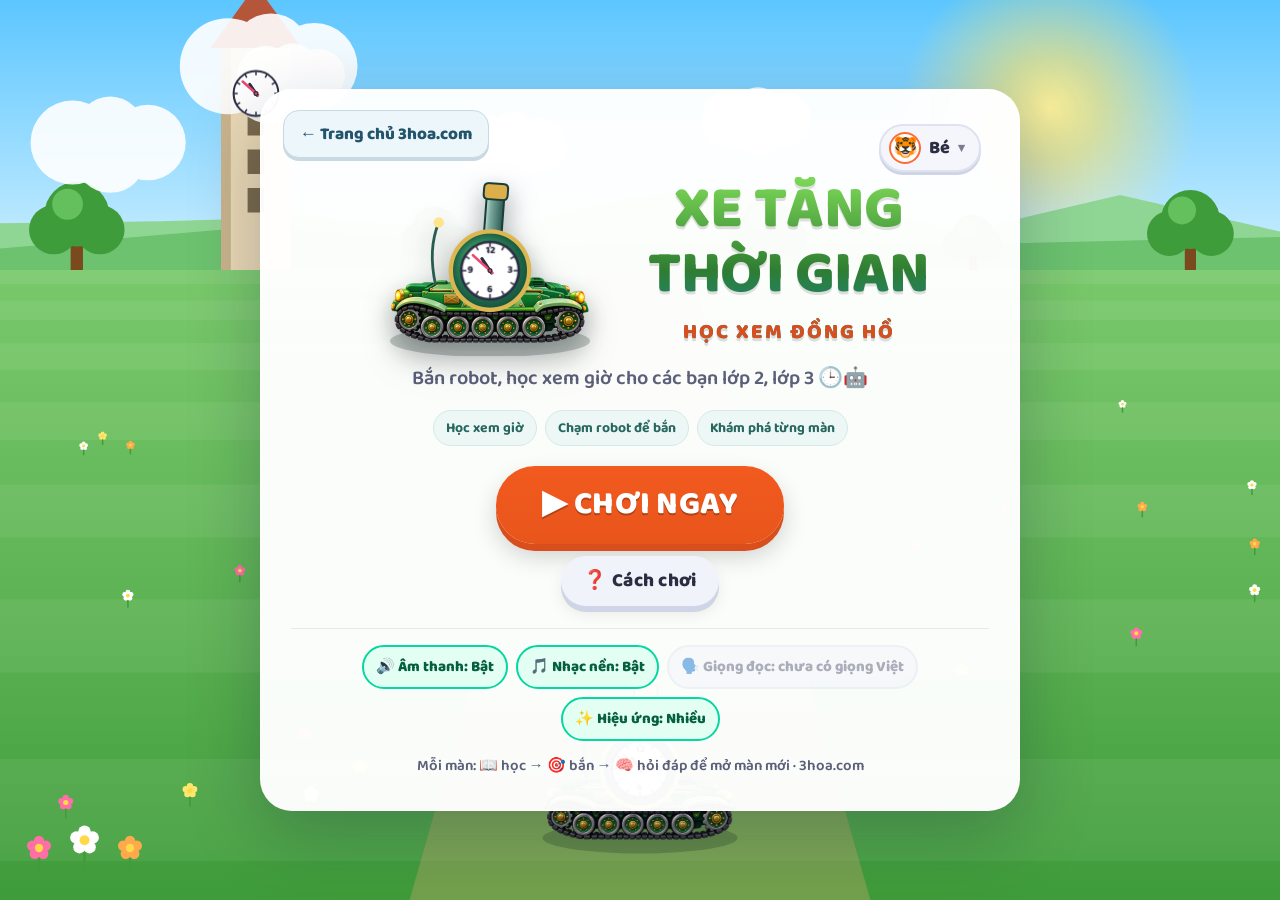
<file: xe-tang-thoi-gian/index.html>
<!DOCTYPE html>
<html lang="vi">
<head>
<meta charset="utf-8">
<meta name="viewport" content="width=device-width, initial-scale=1, maximum-scale=1, user-scalable=no, viewport-fit=cover">
<meta http-equiv="Content-Security-Policy" content="default-src 'self'; script-src 'self'; style-src 'self' 'unsafe-inline'; font-src 'self' data:; img-src 'self' data: blob:; connect-src 'self'; manifest-src 'self'; worker-src 'self'; media-src 'self' blob:; object-src 'none'; base-uri 'self'; form-action 'none'">
<meta name="referrer" content="no-referrer">
<meta name="apple-mobile-web-app-capable" content="yes">
<meta name="mobile-web-app-capable" content="yes">
<meta name="apple-mobile-web-app-status-bar-style" content="black-translucent">
<meta name="apple-mobile-web-app-title" content="Xe Tăng Thời Gian">
<meta name="application-name" content="Xe Tăng Thời Gian">
<meta name="theme-color" content="#1b4332">
<meta name="description" content="Xe Tăng Thời Gian – trò chơi bắn robot giúp bé lớp 2, lớp 3 học xem đồng hồ: giờ đúng, giờ rưỡi, giờ kém, 24 giờ, đồng hồ điện tử. Sau mỗi màn có phần hỏi đáp để mở khóa màn tiếp theo.">
<title>Xe Tăng Thời Gian – Bắn robot, học xem đồng hồ</title>
<link rel="canonical" href="https://3hoa.com/xe-tang-thoi-gian/">
<meta property="og:type" content="website">
<meta property="og:url" content="https://3hoa.com/xe-tang-thoi-gian/">
<meta property="og:locale" content="vi_VN">
<meta property="og:site_name" content="3hoa.com">
<meta property="og:title" content="Xe Tăng Thời Gian – Bắn robot, học xem đồng hồ">
<meta property="og:description" content="Xe Tăng Thời Gian – trò chơi bắn robot giúp bé lớp 2, lớp 3 học xem đồng hồ: giờ đúng, giờ rưỡi, giờ kém, 24 giờ, đồng hồ điện tử. Sau mỗi màn có phần hỏi đáp để mở khóa màn tiếp theo.">
<meta property="og:image" content="https://3hoa.com/xe-tang-thoi-gian/og.jpg">
<meta property="og:image:type" content="image/jpeg">
<meta property="og:image:width" content="1200">
<meta property="og:image:height" content="630">
<meta property="og:image:alt" content="Xe Tăng Thời Gian: bắn robot, học xem đồng hồ">
<meta name="twitter:card" content="summary_large_image">
<meta name="twitter:title" content="Xe Tăng Thời Gian – Bắn robot, học xem đồng hồ">
<meta name="twitter:description" content="Xe Tăng Thời Gian – trò chơi bắn robot giúp bé lớp 2, lớp 3 học xem đồng hồ: giờ đúng, giờ rưỡi, giờ kém, 24 giờ, đồng hồ điện tử. Sau mỗi màn có phần hỏi đáp để mở khóa màn tiếp theo.">
<meta name="twitter:image" content="https://3hoa.com/xe-tang-thoi-gian/og.jpg">
<link rel="manifest" href="manifest.json">
<link rel="icon" type="image/png" sizes="192x192" href="icons/icon-192.png">
<link rel="apple-touch-icon" sizes="180x180" href="icons/icon-180.png">
<link rel="stylesheet" href="../fonts/baloo-2.css">
<link rel="stylesheet" href="style.css">
  <link rel="stylesheet" href="game-shell.css">
  <link rel="stylesheet" href="dao.css">
</head>
<body>
<div id="app">
  <canvas id="game" aria-hidden="true"></canvas>

  <!-- ================= HUD (khi đang chơi) ================= -->
  <div id="hud" class="screen hidden">
    <div class="hud-top">
      <div class="hud-left">
        <div class="score-box">
          <span class="label">ĐIỂM</span>
          <span class="value" id="hud-score">0</span>
        </div>
        <div class="stage-chip" id="hud-progress">Câu 1/8</div>
        <div class="combo-chip" id="hud-combo" hidden>Combo x2</div>
      </div>
      <div class="hud-center">
        <div class="prompt-card" id="hud-prompt">
          <div class="prompt-visual" id="prompt-visual" hidden></div>
          <button class="say-btn zoom-btn" id="btn-clock-zoom" aria-label="Phóng to đồng hồ, tạm dừng để đọc" hidden>⤢</button>
          <div class="prompt-text" id="prompt-text">Sẵn sàng…</div>
          <button class="say-btn" id="btn-say" aria-label="Đọc lại câu hỏi">🔊</button>
          <button class="say-btn hint-btn" id="btn-hint" aria-label="Gợi ý đáp án">💡</button>
        </div>
        <div class="hint" id="hud-hint" role="status" aria-live="polite" hidden></div>
      </div>
      <div class="hud-right">
        <div class="dao-berry" id="hud-berry" role="img" aria-label="0 quả mọng" hidden><img id="hud-berry-img" alt=""><span id="hud-berry-n">0</span></div>
        <div class="hearts" id="hud-hearts" role="img" aria-label="Còn 3 tim"><span>❤️</span><span>❤️</span><span>❤️</span></div>
        <button class="btn" id="btn-pause" aria-label="Tạm dừng">⏸</button>
      </div>
    </div>
  </div>

  <!-- ================= MENU CHÍNH ================= -->
  <dialog id="clock-zoom" aria-labelledby="clock-zoom-title">
    <h2 id="clock-zoom-title">Cùng nhìn đồng hồ</h2>
    <p>Đã tạm dừng · Bé cứ thong thả đọc nhé.</p>
    <div id="clock-zoom-visual"></div>
    <p id="clock-zoom-question"></p>
    <p id="clock-zoom-teaching" role="status" hidden></p>
    <button class="btn" id="btn-clock-close" autofocus>Đóng · Chơi tiếp ▶</button>
  </dialog>

  <div id="menu" class="screen">
    <div class="panel">
      <a class="hub-home" href="../" aria-label="Về trang chủ 3hoa.com">← Trang chủ 3hoa.com</a>
      <div class="logo-row">
        <div class="logo-mark">
        <canvas id="menu-tank-art" role="img" aria-label="Xe tăng xanh có đồng hồ, nòng xoay và bánh xích" class="hero-character" width="560" height="360"></canvas>
        </div>
        <img id="dao-be" class="dao-be" alt="" hidden>
        <div>
          <h1 class="title">XE TĂNG<br>THỜI GIAN<small>HỌC XEM ĐỒNG HỒ</small></h1>
        </div>
      </div>
      <p class="subtitle">Bắn robot, học xem giờ cho các bạn lớp 2, lớp 3 🕒🤖</p>
      <div class="game-benefits"><span>Học xem giờ</span><span>Chạm robot để bắn</span><span>Khám phá từng màn</span></div>
      <div class="player-row">
        <button type="button" class="player-chip" id="btn-player" aria-label="Đổi người chơi">
          <span class="pl-avatar" aria-hidden="true">🐯</span><span class="pl-name">Bé</span><span class="pl-hint" aria-hidden="true">▾</span>
        </button>
      </div>
      <div class="btn-row">
        <button class="btn big" id="btn-play">▶ CHƠI NGAY</button>
      </div>
      <div class="btn-row mt-12">
        <button class="btn ghost small" id="btn-howto">❓ Cách chơi</button>
      </div>
      <div class="toggle-row" data-audio-toggles></div>
      <p class="footer-note">Mỗi màn: 📖 học → 🎯 bắn → 🧠 hỏi đáp để mở màn mới · 3hoa.com</p>
    </div>
  </div>

  <!-- ================= CHỌN MÀN ================= -->
  <div id="levels" class="screen hidden">
    <div class="panel wide">
      <div class="screen-head">
        <button class="btn ghost small" id="btn-levels-back">← Quay lại</button>
        <h2>Chọn màn chơi</h2>
        <button class="btn teal small" id="btn-report-levels" aria-label="Kết quả của bé">📊 Kết quả</button>
        <button class="btn ghost small" id="btn-parent" aria-label="Dành cho phụ huynh">👨‍👩‍👧</button>
      </div>
      <p class="mode-desc" id="levels-desc">Vượt qua phần <b>hỏi đáp</b> của mỗi màn để mở khóa màn tiếp theo!</p>
      <div class="level-grid" id="level-grid"></div>
    </div>
  </div>

  <!-- ================= BÀI HỌC ================= -->
  <div id="lesson" class="screen hidden">
    <div class="panel wide lesson-panel">
      <div class="screen-head">
        <button class="btn ghost small" id="btn-lesson-back">← Quay lại</button>
        <h2 id="lesson-title">📖 Bài học</h2>
        <button class="btn teal small" id="btn-lesson-read">🔊 Đọc bài</button>
      </div>
      <p class="lesson-intro" id="lesson-intro"></p>
      <div class="lesson-body">
        <div class="lesson-clock-wrap">
          <canvas id="lesson-clock" width="240" height="240"></canvas>
          <div class="lesson-clock-label" id="lesson-clock-label">3 giờ</div>
          <div class="lesson-extra" id="lesson-extra" hidden></div>
          <div class="lesson-examples" id="lesson-examples"></div>
        </div>
        <ul class="lesson-points" id="lesson-points"></ul>
      </div>
      <div class="btn-row">
        <button class="btn big green" id="btn-lesson-play">▶ Bắt đầu chơi</button>
        <button class="btn big purple" id="btn-lesson-quiz" hidden>🧠 Làm lại hỏi đáp</button>
      </div>
    </div>
  </div>

  <!-- ================= HƯỚNG DẪN ================= -->
  <div id="howto" class="screen hidden dim">
    <div class="panel">
      <h2>❓ Cách chơi</h2>
      <div class="howto-list">
        <div class="howto-item"><div class="em">📖</div><div class="tx">Mỗi màn dạy <b>một kiến thức xem đồng hồ</b> của lớp 2, lớp 3. Đọc <b>bài học</b> ngắn trước khi chơi.</div></div>
        <div class="howto-item"><div class="em">🤖</div><div class="tx">Robot mang <b>bảng đáp án</b> tiến về phía xe tăng. Nhìn câu hỏi ở trên rồi <b>chạm vào robot có đáp án đúng</b> để bắn.</div></div>
        <div class="howto-item"><div class="em">❤️</div><div class="tx">Robot chạm tới xe tăng sẽ làm <b>mất 1 tim</b>. Hết 3 tim là thua. Bắn sai 2 lần, đáp án đúng sẽ được <b>đánh dấu</b>. Đúng ngay <b>5 câu liền</b> được <b>thưởng lại 1 tim</b>!</div></div>
        <div class="howto-item"><div class="em">💡</div><div class="tx">Chưa biết chọn bảng nào? Bấm nút <b>💡 Gợi ý</b> cạnh câu hỏi: đáp án đúng được đánh dấu và có <b>lời giải thích</b> (câu đó chỉ được 20 điểm).</div></div>
        <div class="howto-item"><div class="em">🧠</div><div class="tx">Xong màn sẽ có <b>hỏi đáp</b> 4 câu. Trả lời đúng <b>3 câu</b> trở lên để <b>mở khóa màn tiếp theo</b>!</div></div>
        <div class="howto-item"><div class="em">⌨️</div><div class="tx">Trên máy tính: phím <b>1 2 3 4</b> để bắn robot, <b>A / D</b> lái xe tăng, <b>Esc</b> tạm dừng.</div></div>
      </div>
      <div class="tip" id="ipad-tip">💡 Mẹo trên iPad: bấm nút <b>Chia sẻ</b> rồi chọn <b>Thêm vào Màn hình chính</b> để chơi toàn màn hình.</div>
      <div class="btn-row">
        <button class="btn" id="btn-howto-close">Đã hiểu!</button>
      </div>
    </div>
  </div>

  <!-- ================= PHỤ HUYNH ================= -->
  <div id="parent" class="screen hidden dim">
    <div class="panel">
      <h2>👨‍👩‍👧 Dành cho phụ huynh, thầy cô</h2>
      <div id="parent-quiz">
        <p id="parent-q">Để mở phần này, hãy trả lời câu hỏi dành cho người lớn.</p>
        <div class="name-entry">
          <input id="parent-input" type="number" inputmode="numeric" placeholder="?" autocomplete="off" aria-label="Đáp án">
          <button class="btn teal small" id="btn-parent-check">Kiểm tra</button>
        </div>
      </div>
      <div id="parent-body" hidden>
        <p id="parent-who">Các màn được mở khóa dần theo phần hỏi đáp. Bạn có thể mở tất cả để bé học theo đúng lớp của mình.</p>
        <div class="btn-row">
          <button class="btn green small" id="btn-unlock-all">🔓 Mở khóa tất cả màn</button>
          <button class="btn ghost small" id="btn-lock-all">🔒 Khóa lại theo tiến trình</button>
        </div>
        <div class="btn-row">
          <button class="btn ghost small" id="btn-reset-progress">🗑 Xóa toàn bộ tiến trình</button>
        </div>
        <div id="reset-confirm" class="confirm-box" hidden>
          <p id="reset-confirm-text">Xóa toàn bộ điểm, sao và tiến trình của bé này? Không thể hoàn tác.</p>
          <div class="btn-row">
            <button class="btn small danger" id="btn-reset-yes">🗑 Xóa thật</button>
            <button class="btn ghost small" id="btn-reset-no">Hủy</button>
          </div>
        </div>
      </div>
      <div class="btn-row">
        <button class="btn ghost small" id="btn-parent-close">Đóng</button>
      </div>
    </div>
  </div>

  <!-- ================= ĐẾM NGƯỢC ================= -->
  <div id="countdown" class="screen hidden">
    <div class="count" id="count-num">3</div>
  </div>

  <!-- ================= TẠM DỪNG ================= -->
  <div id="pause" class="screen hidden dim">
    <div class="panel">
      <h2>⏸ Tạm dừng</h2>
      <p class="hub-return"><a class="hub-home" id="pause-home" href="../">← Trang chủ 3hoa.com</a></p>
      <p id="pause-info">Nghỉ một chút rồi chơi tiếp nhé!</p>
      <div class="toggle-row" data-audio-toggles></div>
      <div class="btn-row">
        <button class="btn big green" id="btn-resume">▶ Chơi tiếp</button>
      </div>
      <div class="btn-row">
        <button class="btn ghost small" id="btn-pause-lesson">📖 Học lại (chơi lại từ đầu)</button>
        <button class="btn ghost small" id="btn-restart">🔄 Chơi lại</button>
        <button class="btn ghost small" id="btn-quit">☰ Menu trò chơi</button>
        <button class="btn ghost" id="btn-dao-ve" hidden>🏝️ Về đảo</button>
      </div>
    </div>
  </div>

  <!-- ================= KẾT QUẢ ================= -->
  <div id="gameover" class="screen hidden dim">
    <div class="panel">
      <h2 class="result-title" id="result-title">Hoàn thành!</h2>
      <p id="result-level">Màn 1: Giờ đúng</p>
      <div class="result-score-label">ĐIỂM CỦA BẠN</div>
      <div class="result-score" id="result-score">0</div>
      <div class="result-stars" id="result-stars"></div>
      <div id="result-record" class="record-badge" hidden>🏆 KỶ LỤC MỚI!</div>
      <div class="stats">
        <div class="stat ok"><div class="v" id="st-correct">0</div><div class="k">Đúng ✅</div></div>
        <div class="stat bad"><div class="v" id="st-wrong">0</div><div class="k">Sai ❌</div></div>
        <div class="stat combo"><div class="v" id="st-combo">0</div><div class="k">Combo cao nhất 🔥</div></div>
        <div class="stat acc"><div class="v" id="st-acc">0%</div><div class="k">Chính xác 🎯</div></div>
      </div>
      <div id="review" class="review" hidden>
        <h3>📝 Cần ôn lại</h3>
        <div class="review-chips" id="review-chips"></div>
        <p class="review-more" id="review-more" hidden></p>
      </div>
      <div class="btn-row">
        <button class="btn big purple" id="btn-quiz">🧠 Vào phần hỏi đáp</button>
        <button class="btn big" id="btn-again">🔄 Chơi lại</button>
      </div>
      <div class="btn-row">
        <button class="btn ghost small" id="btn-result-lesson" hidden>📖 Xem lại bài học</button>
        <button class="btn ghost small" id="btn-other-level">📚 Chọn màn khác</button>
        <button class="btn ghost small" id="btn-home">🏠 Trang chính</button>
      </div>
    </div>
  </div>

  <!-- ================= HỎI ĐÁP ================= -->
  <div id="quiz" class="screen hidden dim">
    <div class="panel wide quiz-panel">
      <div id="quiz-body">
        <div class="screen-head">
          <button class="btn ghost small" id="btn-quiz-exit" aria-label="Thoát hỏi đáp">← Thoát</button>
          <div class="quiz-progress" id="quiz-progress"></div>
          <h2>🧠 Hỏi đáp</h2>
          <button class="btn ghost small" id="btn-quiz-say" aria-label="Đọc câu hỏi">🔊</button>
        </div>
        <div class="quiz-tag" id="quiz-tag">Câu 1/4</div>
        <div class="quiz-visual" id="quiz-visual" hidden></div>
        <div class="quiz-q" id="quiz-q">…</div>
        <div class="quiz-opts" id="quiz-opts"></div>
        <div class="quiz-explain" id="quiz-explain" hidden></div>
        <div class="btn-row">
          <button class="btn green" id="btn-quiz-next" hidden>Tiếp theo ▶</button>
        </div>
      </div>
      <div id="quiz-done" hidden>
        <h2 class="result-title" id="quiz-done-title">🎉 Tuyệt vời!</h2>
        <div class="quiz-score" id="quiz-score">Đúng 4/4 câu</div>
        <p id="quiz-done-msg"></p>
        <div class="btn-row">
          <button class="btn big green" id="btn-quiz-next-level">➡ Màn tiếp theo</button>
          <button class="btn big purple" id="btn-quiz-review" hidden>📖 Xem lại bài học</button>
        </div>
        <div class="btn-row">
          <button class="btn ghost small" id="btn-quiz-retry" hidden>🔁 Làm lại hỏi đáp</button>
          <button class="btn ghost small" id="btn-quiz-replay">🔄 Chơi lại màn này</button>
          <button class="btn ghost small" id="btn-quiz-levels">📚 Chọn màn</button>
        </div>
      </div>
    </div>
  </div>

  <!-- ================= NGƯỜI CHƠI ================= -->
  <div id="players" class="screen hidden dim">
    <div class="panel">
      <div class="screen-head">
        <button class="btn ghost small" id="btn-players-back">← Quay lại</button>
        <h2>👋 Ai đang chơi?</h2>
        <button class="btn teal small" id="btn-report" aria-label="Xem kết quả">📊</button>
      </div>
      <div class="player-list" id="player-list"></div>
      <div class="btn-row">
        <button class="btn small green" id="btn-player-add">＋ Thêm bạn mới</button>
        <button class="btn ghost small" id="btn-player-rename">✏️ Đổi tên</button>
        <button class="btn ghost small" id="btn-player-avatar">🎭 Đổi hình</button>
        <button class="btn ghost small" id="btn-player-remove">🗑 Xóa</button>
      </div>
      <form class="player-form" id="player-form" hidden autocomplete="off">
        <label for="player-name" class="sr-only">Tên của con</label>
        <input id="player-name" maxlength="16" placeholder="Tên của con" autocomplete="off" autocapitalize="words" enterkeyhint="done">
        <div class="avatar-grid" id="player-avatars"></div>
        <div class="btn-row">
          <button type="submit" class="btn small green" id="btn-player-save">💾 Lưu</button>
          <button type="button" class="btn ghost small" id="btn-player-cancel">Hủy</button>
        </div>
      </form>
    </div>
  </div>

  <!-- ================= KẾT QUẢ CỦA BÉ (phụ huynh) ================= -->
  <div id="report" class="screen hidden dim">
    <div class="panel wide report-panel">
      <div class="screen-head">
        <button class="btn ghost small" id="btn-report-back">← Quay lại</button>
        <h2 id="report-title">📊 Kết quả của Bé</h2>
        <span class="head-spacer"></span>
      </div>
      <div class="report-grid" id="report-stats"></div>
      <p class="report-weak" id="report-weak" hidden></p>
      <h3>Từng màn</h3>
      <div class="report-rows" id="report-levels"></div>
      <h3 id="report-review-h">📝 Cần ôn lại</h3>
      <div class="report-rows" id="report-review"></div>
      <p class="parent-row"><button type="button" class="linkish" id="btn-report-reset">🗑 Xóa tiến trình của bé</button></p>
    </div>
  </div>

  <!-- ================= CỔNG PHỤ HUYNH ================= -->
  <div id="parent-gate" class="screen hidden dim">
    <div class="panel">
      <h2>👨‍👩‍👧 Dành cho phụ huynh</h2>
      <p id="parent-gate-q">Để tiếp tục, hãy trả lời: 7 × 8 = ?</p>
      <form id="parent-gate-form" class="name-entry" autocomplete="off">
        <input id="parent-gate-input" inputmode="numeric" pattern="[0-9]*" maxlength="4" aria-label="Đáp án" autocomplete="off" placeholder="?">
        <button type="submit" class="btn small green">Xác nhận</button>
        <button type="button" class="btn ghost small" id="btn-parent-gate-cancel">Hủy</button>
      </form>
    </div>
  </div>

  <div id="toast" role="status" aria-live="polite"></div>
</div>

<script src="js/audio.js"></script>
<script src="js/clock.js"></script>
<script src="js/levels.js"></script>
<script src="js/profile.js"></script>
<script src="js/dao.js"></script>
<script src="js/game.js"></script>
</body>
</html>
</file>
<file: fonts/baloo-2.css>
/* Baloo 2 (SIL Open Font License 1.1), tự lưu trên site thay cho Google Fonts: chơi ngoại tuyến được và không gửi IP người dùng ra ngoài.
   Phông biến thiên nên một tệp cho mọi độ đậm 400 đến 800. Nguồn: fonts.google.com/specimen/Baloo+2 */
/* vietnamese */
@font-face {
  font-family: 'Baloo 2';
  font-style: normal;
  font-weight: 400 800;
  font-display: swap;
  src: url('baloo-2-vietnamese.woff2') format('woff2');
  unicode-range: U+0102-0103, U+0110-0111, U+0128-0129, U+0168-0169, U+01A0-01A1, U+01AF-01B0, U+0300-0301, U+0303-0304, U+0308-0309, U+0323, U+0329, U+1EA0-1EF9, U+20AB;
}
/* latin-ext */
@font-face {
  font-family: 'Baloo 2';
  font-style: normal;
  font-weight: 400 800;
  font-display: swap;
  src: url('baloo-2-latin-ext.woff2') format('woff2');
  unicode-range: U+0100-02BA, U+02BD-02C5, U+02C7-02CC, U+02CE-02D7, U+02DD-02FF, U+0304, U+0308, U+0329, U+1D00-1DBF, U+1E00-1E9F, U+1EF2-1EFF, U+2020, U+20A0-20AB, U+20AD-20C0, U+2113, U+2C60-2C7F, U+A720-A7FF;
}
/* latin */
@font-face {
  font-family: 'Baloo 2';
  font-style: normal;
  font-weight: 400 800;
  font-display: swap;
  src: url('baloo-2-latin.woff2') format('woff2');
  unicode-range: U+0000-00FF, U+0131, U+0152-0153, U+02BB-02BC, U+02C6, U+02DA, U+02DC, U+0304, U+0308, U+0329, U+2000-206F, U+20AC, U+2122, U+2191, U+2193, U+2212, U+2215, U+FEFF, U+FFFD;
}
</file>
<file: css/main.css>
/* ============================================================
   3hoa.com – trang chủ (main.css)
   Cùng ngôn ngữ hình ảnh với các game: Baloo 2, bảng màu rực rỡ, bảng trắng bo góc trên nền đêm,
   nút tròn có bóng 3D; tối ưu cảm ứng (mọi mục tiêu chạm ≥ 44px), 390px → 1400px
   ============================================================ */
:root {
  --font: "Baloo 2", "Arial Rounded MT Bold", "Segoe UI", "Helvetica Neue", Arial, sans-serif;
  --orange: #ff6b35;
  --orange-dark: #d84f1d;
  --orange-ink: #b5400f;   /* cam đủ đậm cho chữ nhỏ trên nền trắng (≥ 4.5:1) */
  --teal: #2ec4b6;
  --teal-dark: #1e9a8e;
  --teal-ink: #0f6b62;
  --yellow: #ffd166;
  --yellow-dark: #e0a800;
  --purple: #7b5ea7;
  --purple-dark: #5a3f85;
  --green: #06d6a0;
  --green-dark: #04a67c;
  --red: #ef476f;
  --blue: #118ab2;
  --blue-dark: #0c6a8a;
  --night: #1a0b3d;
  --ink: #2b2d42;
  --ink-soft: #5b5f7a;
  --paper: #ffffff;
  --paper-soft: #f4f6fc;
  --shadow: 0 12px 40px rgba(20, 5, 40, 0.35);
  --sat: env(safe-area-inset-top, 0px);
  --sab: env(safe-area-inset-bottom, 0px);
  /* biến của khối hồ sơ người chơi (profile.css) */
  --pl-accent: var(--purple);
  --pl-ink: var(--ink);
  --pl-paper: var(--paper);
  --pl-soft: var(--paper-soft);
}

* { box-sizing: border-box; }
[hidden] { display: none !important; }

/* Nền đêm: vẽ trên html (không dùng background-attachment: fixed – iOS không hỗ trợ, desktop vẽ lại khi cuộn) */
html { min-height: 100%; background: radial-gradient(circle at 20% 0%, #302b63 0%, var(--night) 60%); }
body {
  margin: 0;
  font-family: var(--font);
  color: var(--ink);
  line-height: 1.4;
  background: transparent;
  -webkit-text-size-adjust: 100%;
  -webkit-tap-highlight-color: transparent;
}
body.modal-open { overflow: hidden; }
/* sao nhỏ, rẻ, cố định */
body::before {
  content: '';
  position: fixed;
  inset: 0;
  z-index: -1;
  pointer-events: none;
  opacity: 0.7;
  background-image:
    radial-gradient(circle, rgba(255, 255, 255, 0.9) 0 1.2px, transparent 1.6px),
    radial-gradient(circle, rgba(255, 209, 102, 0.8) 0 1px, transparent 1.4px);
  background-size: 180px 140px, 260px 220px;
  background-position: 20px 30px, 90px 110px;
}

.wrap { max-width: 1100px; margin: 0 auto; padding: calc(12px + var(--sat)) 16px calc(24px + var(--sab)); }
.skip {
  position: absolute; left: -999px; top: 8px; z-index: 40;
  display: inline-flex; align-items: center; min-height: 44px;   /* mục tiêu chạm ≥ 44px khi hiện ra lúc focus */
  background: var(--yellow); color: var(--ink); padding: 10px 16px; border-radius: 999px;
  font-weight: 800; text-decoration: none;
}
.skip:focus { left: 16px; }
.sr-only { position: absolute; width: 1px; height: 1px; overflow: hidden; clip: rect(0 0 0 0); white-space: nowrap; }

/* ---------- Đầu trang ---------- */
.top {
  display: flex; align-items: center; justify-content: space-between; gap: 12px; flex-wrap: wrap;
  min-height: 56px; margin-bottom: 14px;
}
.brand {
  display: inline-flex; align-items: center; gap: 10px; min-height: 44px;
  color: #fff; text-decoration: none; font-weight: 800; font-size: 26px; letter-spacing: -0.3px;
}
.brand img { width: 44px; height: 44px; border-radius: 12px; box-shadow: 0 4px 12px rgba(0, 0, 0, 0.35); }
.brand b { color: var(--yellow); }

/* ---------- Hồ sơ người chơi: chip, danh sách, biểu mẫu (theo profile.css dùng chung) ---------- */
.player-chip {
  display: inline-flex; align-items: center; gap: 8px;
  min-height: 44px; max-width: 240px;
  padding: 6px 14px 6px 8px;
  border: 2px solid rgba(255, 255, 255, 0.25);
  border-radius: 999px;
  background: rgba(255, 255, 255, 0.14);
  color: #fff;
  font: inherit; font-weight: 800; font-size: 17px;
  cursor: pointer; touch-action: manipulation;
  box-shadow: 0 3px 0 rgba(0, 0, 0, 0.25);
  transition: transform 0.12s ease, box-shadow 0.12s ease;
}
.player-chip:active { transform: translateY(2px); box-shadow: 0 1px 0 rgba(0, 0, 0, 0.25); }
.player-chip .pl-avatar {
  width: 32px; height: 32px; flex-shrink: 0;
  display: inline-grid; place-items: center;
  border-radius: 50%;
  background: var(--paper);
  font-size: 20px; line-height: 1;
  box-shadow: inset 0 0 0 2px var(--yellow);
}
.player-chip .pl-name { overflow: hidden; text-overflow: ellipsis; white-space: nowrap; }
.player-chip .pl-hint { font-size: 12px; font-weight: 700; opacity: 0.7; }

.player-list {
  display: grid;
  grid-template-columns: repeat(auto-fill, minmax(150px, 1fr));
  gap: 10px;
  margin: 12px 0;
}
.player-item {
  display: flex; align-items: center; gap: 10px;
  min-height: 56px;
  padding: 8px 12px;
  border: 3px solid transparent;
  border-radius: 16px;
  background: var(--pl-soft);
  color: var(--pl-ink);
  font: inherit; font-weight: 800; font-size: 17px; text-align: left;
  cursor: pointer; touch-action: manipulation;
}
.player-item .pl-avatar { font-size: 26px; line-height: 1; }
.player-item .pl-name { flex: 1; overflow: hidden; text-overflow: ellipsis; white-space: nowrap; }
.player-item .pl-sub { font-size: 13px; font-weight: 700; opacity: 0.7; display: block; }
.player-item.active { border-color: var(--pl-accent); background: var(--pl-paper); box-shadow: 0 6px 18px rgba(0, 0, 0, 0.12); }
.player-item.active::after { content: '✓'; color: var(--pl-accent); font-size: 20px; }

.player-form { display: grid; gap: 10px; margin: 10px 0; }
.player-form input, .gate-form input {
  width: 100%;
  min-height: 48px;
  padding: 8px 14px;
  border: 3px solid rgba(0, 0, 0, 0.12);
  border-radius: 14px;
  font: inherit; font-size: 19px; font-weight: 700;
  color: var(--pl-ink);
  background: var(--pl-paper);
}
.player-form input:focus, .gate-form input:focus { outline: none; border-color: var(--pl-accent); }
.avatar-grid { display: grid; grid-template-columns: repeat(auto-fill, minmax(48px, 1fr)); gap: 6px; }
.avatar-grid .avatar {
  min-height: 48px;
  border: 3px solid transparent; border-radius: 14px;
  background: var(--pl-soft);
  font-size: 26px; line-height: 1;
  cursor: pointer; touch-action: manipulation;
}
.avatar-grid .avatar[aria-pressed="true"] { border-color: var(--pl-accent); background: var(--pl-paper); }
.gate-form { display: grid; gap: 10px; justify-items: center; margin-top: 10px; }
.gate-form input { max-width: 160px; text-align: center; font-size: 26px; }

/* ---------- Bảng trắng, lời chào, chữ ---------- */
.panel {
  background: var(--paper);
  border-radius: 28px;
  padding: 22px 26px;
  box-shadow: var(--shadow);
  text-align: center;
}
.hero { margin-bottom: 22px; }
.title {
  font-size: clamp(28px, 5vw, 44px);
  font-weight: 800;
  line-height: 1;
  margin: 0 0 6px;
  background: linear-gradient(180deg, #ffb703 0%, #ff6b35 55%, #d62828 100%);
  -webkit-background-clip: text;
  background-clip: text;
  color: transparent;
  filter: drop-shadow(0 3px 0 rgba(0, 0, 0, 0.12));
  letter-spacing: -0.5px;
}
.title small {
  display: block;
  font-size: 0.4em;
  letter-spacing: 2px;
  margin-top: 6px;
  color: var(--purple-dark);
  -webkit-text-fill-color: var(--purple-dark);
  background: none;
}
.lead { margin: 6px 0 10px; font-size: 19px; font-weight: 600; color: var(--ink-soft); }
.achv { list-style: none; display: flex; flex-wrap: wrap; justify-content: center; gap: 8px; padding: 0; margin: 0 0 14px; }
.achv li {
  display: inline-flex; align-items: center; gap: 6px;
  min-height: 36px; padding: 6px 14px;
  border-radius: 999px;
  background: #fff4d6; color: #7a4a00;
  font-weight: 800; font-size: 16px;
}
/* huy hiệu: mực trên vàng (≈ 7.5:1 trên #ffb300) – không dùng chữ trắng trên cam cho chữ ≤ 20px */
.achv li.badge { background: linear-gradient(90deg, var(--yellow), #ffb300); color: var(--ink); text-shadow: none; }
.achv li.empty { background: var(--paper-soft); color: var(--ink-soft); }
.btn-row { display: flex; flex-wrap: wrap; justify-content: center; gap: 10px; }
.btn-row.mt { margin-top: 14px; }
#games:focus, #noi-dung:focus { outline: none; }
h2 {
  color: #fff;
  font-size: clamp(22px, 3.5vw, 30px);
  font-weight: 800;
  margin: 26px 4px 12px;
  text-shadow: 0 2px 0 rgba(0, 0, 0, 0.3);
}
.parents { margin-top: 26px; }
.parents h2 { color: var(--ink); text-shadow: none; margin: 0 0 8px; }
.parents p { color: var(--ink-soft); font-weight: 600; font-size: 17px; margin: 0; }
.parents b { color: var(--purple-dark); }
.parents p.mt { margin-top: 10px; }
.parents a { color: var(--blue-dark); font-weight: 800; }
/* trang văn bản (rieng-tu/): bảng trắng, chữ canh trái, dễ đọc */
.doc { text-align: left; max-width: 820px; margin: 0 auto; }
.doc h2 { color: var(--ink); text-shadow: none; margin: 22px 0 8px; font-size: clamp(21px, 3vw, 26px); }
.doc h2:first-child { margin-top: 0; }
.doc p, .doc li { color: var(--ink-soft); font-weight: 600; font-size: 17px; line-height: 1.5; }
.doc p { margin: 0 0 10px; }
.doc ul { margin: 0 0 10px; padding-left: 22px; }
.doc li { margin: 0 0 6px; }
.doc b { color: var(--purple-dark); }
.doc a { color: var(--blue-dark); font-weight: 800; }
footer p { color: rgba(255, 255, 255, 0.75); font-weight: 600; text-align: center; margin: 28px 0 0; font-size: 15px; }
footer a { color: var(--yellow); font-weight: 800; display: inline-block; padding: 12px 4px; }   /* vùng chạm ≥ 44px (padding + dòng chữ) */

/* ---------- Nút tròn có bóng 3D (độ tương phản an toàn: mực trên vàng, trắng trên tím đậm) ---------- */
.btn {
  font-family: var(--font);
  font-weight: 800;
  font-size: 22px;
  line-height: 1;
  border: 0;
  border-radius: 999px;
  padding: 14px 28px;
  min-height: 56px;
  color: var(--ink);
  background: linear-gradient(180deg, var(--yellow) 0%, #ffc233 100%);
  box-shadow: 0 6px 0 var(--yellow-dark), 0 10px 20px rgba(0, 0, 0, 0.18);
  cursor: pointer;
  text-decoration: none;
  display: inline-flex; align-items: center; justify-content: center; gap: 8px;
  touch-action: manipulation;
  transition: transform 0.08s ease, box-shadow 0.08s ease;
}
.btn:active { transform: translateY(4px); box-shadow: 0 2px 0 var(--yellow-dark), 0 4px 10px rgba(0, 0, 0, 0.18); }
.btn.purple { color: #fff; background: linear-gradient(180deg, var(--purple) 0%, var(--purple-dark) 100%); box-shadow: 0 6px 0 #3f2b61, 0 10px 20px rgba(0, 0, 0, 0.18); text-shadow: 0 1px 0 rgba(0, 0, 0, 0.2); }
.btn.purple:active { box-shadow: 0 2px 0 #3f2b61, 0 4px 10px rgba(0, 0, 0, 0.18); }
.btn.green { background: linear-gradient(180deg, var(--green), #3ee8b8); box-shadow: 0 6px 0 var(--green-dark), 0 10px 20px rgba(0, 0, 0, 0.18); }
.btn.green:active { box-shadow: 0 2px 0 var(--green-dark), 0 4px 10px rgba(0, 0, 0, 0.18); }
.btn.ghost { background: #f1f3fa; color: var(--ink); box-shadow: 0 6px 0 #cfd4e6, 0 8px 16px rgba(0, 0, 0, 0.08); }
.btn.ghost:active { box-shadow: 0 2px 0 #cfd4e6; }
.btn.small { font-size: 17px; min-height: 46px; padding: 10px 18px; }
.btn[disabled], button[disabled] { opacity: 0.45; cursor: default; pointer-events: none; }

/* ---------- Thẻ trò chơi ---------- */
.game-grid { display: grid; grid-template-columns: repeat(auto-fill, minmax(min(100%, 300px), 1fr)); gap: 18px; }
.game-card {
  background: var(--paper);
  border-radius: 24px;
  box-shadow: 0 10px 30px rgba(20, 5, 40, 0.35);
  padding: 18px 18px 20px;
  display: flex; flex-direction: column; align-items: center;
  text-align: center;
  transition: transform 0.2s ease, box-shadow 0.2s ease;
}
.game-card .thumb {
  object-fit: contain;
  width: 120px; height: 120px; aspect-ratio: 1 / 1;
  border-radius: 28px;
  margin-bottom: 8px;
  background: var(--paper-soft);
  box-shadow: 0 6px 16px rgba(20, 5, 40, 0.18);
}
/* thẻ đã có tiến trình của bé đang chơi: viền vàng quanh hình */
.game-card.played .thumb { box-shadow: 0 0 0 4px var(--yellow), 0 6px 16px rgba(20, 5, 40, 0.18); }
.game-card .body { display: flex; flex-direction: column; align-items: center; flex: 1; width: 100%; }
.game-card h3 { margin: 0 0 4px; font-size: 22px; font-weight: 800; color: var(--ink); line-height: 1.15; }
.tagline { margin: 0 0 8px; font-size: 16px; font-weight: 600; color: var(--ink-soft); }
.tags { display: flex; flex-wrap: wrap; justify-content: center; gap: 6px; margin: 0 0 6px; }
.tag { background: #e3f7f5; color: var(--teal-ink); border-radius: 999px; padding: 4px 10px; font-size: 13px; font-weight: 800; white-space: nowrap; }
.tag.grade { background: #f1ebfa; color: var(--purple-dark); }
.topics { margin: 0 0 10px; font-size: 13px; font-weight: 600; color: var(--ink-soft); }
.progress { margin: auto 0 2px; font-size: 16px; font-weight: 800; color: var(--orange-ink); min-height: 22px; }   /* ≈ 5.7:1 trên trắng */
.progress.empty { color: var(--ink-soft); font-weight: 700; }
.best { margin: 0 0 6px; font-size: 14px; font-weight: 700; color: var(--ink-soft); }
.bar { width: 100%; height: 10px; border-radius: 999px; background: var(--paper-soft); overflow: hidden; margin: 4px 0 12px; }
.bar span { display: block; height: 100%; width: 0; border-radius: 999px; background: linear-gradient(90deg, var(--green), var(--teal)); transition: width 0.4s ease; }
.game-card .btn { width: 100%; max-width: 280px; }
@media (hover: hover) {
  .game-card:hover { transform: translateY(-4px); box-shadow: 0 18px 36px rgba(20, 5, 40, 0.45); }
  .btn:hover { filter: brightness(1.04); }
}

/* ---------- Hộp thoại (người chơi, cổng phụ huynh), thông báo ---------- */
.screen {
  position: fixed; inset: 0; z-index: 20;
  display: flex; align-items: center; justify-content: center;
  padding: 16px;
}
.screen.dim { background: rgba(15, 5, 35, 0.65); }
.screen .panel {
  max-width: 620px; width: 100%; max-height: 100%;
  overflow-y: auto; -webkit-overflow-scrolling: touch;
  animation: pop 0.18s ease-out;
}
@keyframes pop { from { transform: scale(0.94); opacity: 0; } to { transform: none; opacity: 1; } }
.screen-head { display: grid; grid-template-columns: auto 1fr auto; align-items: center; gap: 8px; margin-bottom: 8px; }
.screen-head h2 { color: var(--ink); text-shadow: none; margin: 0; font-size: 26px; }
.screen h2 { color: var(--ink); text-shadow: none; margin: 0 0 8px; }
.screen p { color: var(--ink-soft); font-weight: 600; font-size: 18px; margin: 6px 0; }
/* .screen .note thắng .screen p (0,2,0 > 0,1,1) để ghi chú trong hộp thoại thật sự nhỏ */
.note, .screen .note { font-size: 14px; color: var(--ink-soft); font-weight: 600; margin: 12px 0 0; line-height: 1.35; }
#toast {
  position: fixed; left: 50%; bottom: calc(24px + var(--sab)); z-index: 30;
  transform: translateX(-50%) translateY(20px);
  max-width: 90%; text-align: center;
  background: var(--ink); color: #fff;
  padding: 10px 18px; border-radius: 999px; font-weight: 800; font-size: 17px;
  opacity: 0; pointer-events: none;
  transition: opacity 0.2s, transform 0.2s;
}
#toast.show { opacity: 1; transform: translateX(-50%); }

/* ---------- Bàn phím & chuyển động ---------- */
:focus-visible { outline: 4px solid var(--yellow); outline-offset: 3px; border-radius: 12px; }
.panel :focus-visible, .game-card :focus-visible { outline-color: var(--blue); }
.btn:focus-visible, .player-chip:focus-visible, .player-item:focus-visible, .avatar:focus-visible, .brand:focus-visible { border-radius: inherit; }
@media (prefers-reduced-motion: reduce) {
  *, *::before, *::after { animation: none !important; transition: none !important; }
}

/* ---------- Đáp ứng ---------- */
@media (max-width: 600px) {
  .wrap { padding-left: 12px; padding-right: 12px; }
  .panel { padding: 18px 16px; border-radius: 22px; }
  h2 { font-size: 22px; margin: 20px 4px 10px; }
  .lead { font-size: 17px; }
  .btn { font-size: 19px; padding: 12px 22px; }
  .screen { padding: 10px; }
  .screen-head h2 { font-size: 21px; }
  .player-list { grid-template-columns: repeat(auto-fill, minmax(130px, 1fr)); }
}
@media (max-width: 480px) {
  .brand { font-size: 22px; }
  .game-grid { gap: 14px; }
  .game-card {
    display: grid; grid-template-columns: 96px 1fr; column-gap: 12px;
    align-items: start; text-align: left; padding: 14px;
  }
  .game-card .thumb { width: 96px; height: 96px; border-radius: 22px; grid-row: 1 / span 2; margin: 0; }
  .game-card .body { align-items: flex-start; }
  .game-card h3 { font-size: 20px; }
  .tags, .btn-row { justify-content: flex-start; }
  .topics { display: none; }
  .bar { margin: 4px 0 10px; }
  .game-card .btn { max-width: none; min-height: 50px; padding: 10px 20px; }
  .hero .btn-row { justify-content: center; }
}
</file>
<file: cuoi-ho/style.css>
/* ============================================================
   CƯỠI HỔ VƯỢT LỬA – style.css
   Giao diện rạp xiếc ban đêm, thân thiện với trẻ nhỏ, tối ưu cảm ứng (iPad)
   ============================================================ */

/* Phông dự phòng đo theo Baloo 2: khi phông tự lưu ở ../fonts về muộn (hoặc không tải được), chữ giữ nguyên cỡ,
   không "nhảy" một nhịp khi phông thật về. Chỉ dùng phông có sẵn trong máy, không tải thêm gì. */
@font-face {
  font-family: 'Baloo 2 Fallback';
  src: local('Arial Rounded MT Bold'), local('Trebuchet MS'), local('Verdana'), local('Arial');
  size-adjust: 106%;
  ascent-override: 92%;
  descent-override: 24%;
  line-gap-override: 0%;
}

:root {
  --font: "Baloo 2", "Baloo 2 Fallback", "Arial Rounded MT Bold", "Segoe UI", "Helvetica Neue", Arial, sans-serif;
  --orange: #ff6b35;
  --orange-dark: #d84f1d;
  --teal: #2ec4b6;
  --teal-dark: #1e9a8e;
  --yellow: #ffd166;
  --yellow-dark: #e0a800;
  --purple: #7b5ea7;
  --purple-dark: #5a3f85;
  --green: #06d6a0;
  --green-dark: #04a67c;
  --red: #ef476f;
  --red-dark: #c42b52;
  --blue: #118ab2;
  --blue-dark: #0c6a8a;
  --night: #1a0b3d;
  --ink: #2b2d42;
  --ink-soft: #5b5f7a;
  --paper: #ffffff;
  --paper-soft: #f4f6fc;
  --shadow: 0 12px 40px rgba(20, 5, 40, 0.5);
  --sat: env(safe-area-inset-top, 0px);
  --sab: env(safe-area-inset-bottom, 0px);
  --sal: env(safe-area-inset-left, 0px);
  --sar: env(safe-area-inset-right, 0px);
}

* { box-sizing: border-box; }
[hidden] { display: none !important; }

html, body {
  margin: 0;
  padding: 0;
  width: 100%;
  height: 100%;
  overflow: hidden;
  background: var(--night);
  font-family: var(--font);
  color: var(--ink);
  -webkit-text-size-adjust: 100%;
  -webkit-tap-highlight-color: transparent;
  -webkit-touch-callout: none;
  -webkit-user-select: none;
  user-select: none;
  overscroll-behavior: none;
  touch-action: none;
}

#app {
  position: fixed;
  top: 0; left: 0;   /* dự phòng cho Safari cũ chưa hiểu inset */
  inset: 0;
  width: 100%;
  height: 100%;
  overflow: hidden;
  touch-action: none;
}

#game {
  position: absolute;
  top: 0; left: 0;
  inset: 0;
  width: 100%;
  height: 100%;
  display: block;
  touch-action: none;
}

/* Lớp ăn mừng: pháo giấy, sao, tim vẽ ĐÈ LÊN màn kết quả / hỏi đáp (nếu vẽ dưới sẽ bị lớp mờ che mất) */
#fx {
  position: absolute;
  top: 0; left: 0;
  inset: 0;
  width: 100%;
  height: 100%;
  display: block;
  z-index: 6;
  pointer-events: none;
}

/* ---------- Màn hình (overlay) ---------- */
.screen {
  position: absolute;
  top: 0; left: 0; width: 100%; height: 100%;
  inset: 0;
  display: flex;
  align-items: center;
  justify-content: center;
  padding: calc(var(--sat) + 12px) calc(var(--sar) + 12px) calc(var(--sab) + 12px) calc(var(--sal) + 12px);
  pointer-events: none;
  opacity: 1;
  transition: opacity 0.25s ease;
  z-index: 5;
}
.screen.hidden {
  opacity: 0;
  visibility: hidden;
  pointer-events: none;
}
.screen > * { pointer-events: auto; }
.screen.dim { background: rgba(15, 5, 35, 0.6); }
/* Lớp phủ thật sự (không nằm trong danh sách showScreen): nền tối phải nuốt cú chạm,
   nếu không bé chạm xuyên qua và mở màn bên dưới trong khi cổng vẫn treo trên cùng. */
#parent-gate:not(.hidden), #howto:not(.hidden) { pointer-events: auto; }
/* Màn kết quả / hỏi đáp mờ nhẹ hơn để nhìn rõ pháo giấy trên lớp #fx */
#gameover.dim, #quiz.dim { background: rgba(15, 5, 35, 0.45); }

/* Bảng hiện ra mềm mại (C7) – tắt khi giảm chuyển động */
@keyframes panel-in { from { opacity: 0; transform: translateY(14px) scale(0.97); } }
.screen:not(.hidden) .panel { animation: panel-in 0.28s cubic-bezier(0.2, 0.8, 0.2, 1) both; }

.panel {
  background: var(--paper);
  border-radius: 32px;
  padding: 26px 30px;
  max-width: 760px;
  width: min(100%, 760px);
  max-height: 100%;
  overflow-y: auto;
  -webkit-overflow-scrolling: touch;
  touch-action: pan-y;
  box-shadow: var(--shadow);
  text-align: center;
  position: relative;
}
.panel.wide { max-width: 900px; width: min(100%, 900px); }
.panel h1, .panel h2 {
  margin: 0 0 8px;
  font-weight: 800;
  line-height: 1.1;
}
.panel h2 { font-size: 32px; color: var(--ink); }
.panel p { margin: 6px 0; font-size: 19px; color: var(--ink-soft); font-weight: 600; }

/* ---------- Nút bấm ---------- */
.btn {
  font-family: var(--font);
  font-weight: 800;
  font-size: 24px;
  line-height: 1;
  border: none;
  border-radius: 999px;
  padding: 18px 34px;
  min-height: 62px;
  color: #fff;
  background: linear-gradient(180deg, var(--orange) 0%, #ff8b5a 100%);
  box-shadow: 0 7px 0 var(--orange-dark), 0 12px 24px rgba(0, 0, 0, 0.18);
  cursor: pointer;
  touch-action: manipulation;
  transition: transform 0.08s ease, box-shadow 0.08s ease, filter 0.15s;
  text-shadow: 0 2px 0 rgba(0, 0, 0, 0.15);
  letter-spacing: 0.3px;
  display: inline-flex;
  align-items: center;
  justify-content: center;
  gap: 10px;
}
.btn:active, .btn.pressed {
  transform: translateY(5px);
  box-shadow: 0 2px 0 var(--orange-dark), 0 4px 10px rgba(0, 0, 0, 0.18);
}
.btn.big { font-size: 30px; padding: 20px 42px; min-height: 76px; }
.btn.teal { background: linear-gradient(180deg, var(--teal), #4fd8cb); color: #0b3d38; text-shadow: none; box-shadow: 0 7px 0 var(--teal-dark), 0 12px 24px rgba(0,0,0,0.18); }
.btn.teal:active { box-shadow: 0 2px 0 var(--teal-dark), 0 4px 10px rgba(0,0,0,0.18); }
.btn.purple { background: linear-gradient(180deg, var(--purple), #9b7fc7); box-shadow: 0 7px 0 var(--purple-dark), 0 12px 24px rgba(0,0,0,0.18); }
.btn.purple:active { box-shadow: 0 2px 0 var(--purple-dark), 0 4px 10px rgba(0,0,0,0.18); }
.btn.green { background: linear-gradient(180deg, #04b98a, #06d6a0); color: #063b2c; text-shadow: none; box-shadow: 0 7px 0 #037a5b, 0 12px 24px rgba(0,0,0,0.18); }
.btn.green:active { box-shadow: 0 2px 0 var(--green-dark), 0 4px 10px rgba(0,0,0,0.18); }
.btn.blue { background: linear-gradient(180deg, var(--blue), #2aa8d4); box-shadow: 0 7px 0 var(--blue-dark), 0 12px 24px rgba(0,0,0,0.18); }
.btn.blue:active { box-shadow: 0 2px 0 var(--blue-dark), 0 4px 10px rgba(0,0,0,0.18); }
.btn.ghost {
  background: #f1f3fa;
  color: var(--ink);
  text-shadow: none;
  box-shadow: 0 6px 0 #cfd4e6, 0 8px 16px rgba(0,0,0,0.08);
}
.btn.ghost:active { box-shadow: 0 2px 0 #cfd4e6; }
.btn.small { font-size: 19px; padding: 12px 22px; min-height: 50px; }
.btn[disabled] { opacity: 0.45; cursor: default; }
.btn-row {
  display: flex;
  flex-wrap: wrap;
  gap: 14px;
  justify-content: center;
  margin-top: 18px;
}
.btn-row.tight { margin-top: 10px; }
.linkish {
  font-family: var(--font); font-weight: 700; font-size: 15px; color: #6b7190;
  background: none; border: none; cursor: pointer; text-decoration: underline; padding: 12px 10px; min-height: 44px; display: inline-block; touch-action: manipulation;
}
/* Bàn phím: viền tiêu điểm rõ ràng theo bảng màu game */
.btn:focus-visible, .toggle:focus-visible, .level-card:focus-visible, .quiz-answers button:focus-visible, .note-line:focus-visible,
.review-chips > span:focus-visible, .player-item:focus-visible, .avatar:focus-visible, .player-chip:focus-visible, .linkish:focus-visible, .player-form input:focus-visible, .gate-form input:focus-visible {
  outline: 4px solid var(--yellow); outline-offset: 3px; box-shadow: 0 0 0 8px rgba(255, 209, 102, 0.35);
}
.sr-only { position: absolute; width: 1px; height: 1px; overflow: hidden; clip: rect(0 0 0 0); white-space: nowrap; }
.review-tag { color: #b5640c; font-size: 0.85em; white-space: nowrap; }
.review-tag.extra { color: var(--orange-dark); }

/* ---------- Menu chính ---------- */
#menu .panel {
  background: rgba(255, 255, 255, 0.95);
  padding: 22px 30px 26px;
}
.logo-row {
  display: flex;
  align-items: center;
  justify-content: center;
  gap: 18px;
  flex-wrap: wrap;
}
.logo-img {
  width: 150px;
  height: 150px;
  filter: drop-shadow(0 10px 14px rgba(0,0,0,0.25));
  animation: logo-bob 3s ease-in-out infinite;
}
@keyframes logo-bob {
  0%, 100% { transform: translateY(0) rotate(-3deg); }
  50% { transform: translateY(-10px) rotate(3deg); }
}
.title {
  font-size: clamp(42px, 8vw, 72px);
  font-weight: 800;
  line-height: 0.95;
  margin: 0;
  background: linear-gradient(180deg, #ffb703 0%, #ff6b35 55%, #d62828 100%);
  -webkit-background-clip: text;
  background-clip: text;
  color: transparent;
  filter: drop-shadow(0 3px 0 rgba(0,0,0,0.12));
  letter-spacing: -1px;
}
.title small {
  display: block;
  font-size: 0.34em;
  letter-spacing: 3px;
  color: var(--purple-dark);
  background: none;
  -webkit-text-fill-color: var(--purple-dark);
}
.subtitle { font-size: 21px; color: var(--ink-soft); margin: 8px 0 18px; font-weight: 700; }
.toggle-row { display: flex; gap: 8px; justify-content: center; flex-wrap: wrap; margin-top: 14px; }
.toggle {
  font-family: var(--font);
  font-weight: 800;
  font-size: 16px;
  border: 3px solid #dfe3ef;
  background: #f1f3fa;
  color: var(--ink-soft);
  padding: 10px 16px;
  min-height: 46px;
  border-radius: 999px;
  cursor: pointer;
  touch-action: manipulation;
  transition: transform 0.08s;
}
.toggle:active { transform: scale(0.96); }
.toggle.on { background: #e3fff4; border-color: var(--green); color: #05603f; }
.toggle.off { text-decoration: line-through; opacity: 0.8; }
.toggle.fx.off { text-decoration: none; opacity: 1; background: #fff4d6; border-color: var(--yellow); color: #7a4a00; }
.toggle[disabled] { opacity: 0.5; cursor: default; text-decoration: none; }
.footer-note { margin-top: 14px; font-size: 15px; color: #6b7190; font-weight: 700; }

/* ---------- Người chơi (hồ sơ dùng chung) ---------- */
.player-chip {
  display: inline-flex; align-items: center; gap: 8px;
  min-height: 44px; margin: 6px auto 0; padding: 6px 14px 6px 8px;
  border: 2px solid #e3e7f2; border-radius: 999px;
  background: var(--paper-soft); color: var(--ink);
  font: inherit; font-weight: 800; font-size: 17px; cursor: pointer; max-width: 240px;
  box-shadow: 0 3px 0 #dfe3ef; touch-action: manipulation;
  transition: transform 0.12s ease, box-shadow 0.12s ease;
}
.player-chip:active { transform: translateY(2px); box-shadow: 0 1px 0 #dfe3ef; }
.player-chip .pl-avatar {
  width: 32px; height: 32px; display: inline-grid; place-items: center; border-radius: 50%;
  background: var(--paper); font-size: 20px; box-shadow: inset 0 0 0 2px var(--orange);
}
.player-chip .pl-name { overflow: hidden; text-overflow: ellipsis; white-space: nowrap; }
.player-chip .pl-hint { font-size: 12px; font-weight: 700; opacity: 0.6; }
.player-list { display: grid; grid-template-columns: repeat(auto-fill, minmax(150px, 1fr)); gap: 10px; margin: 12px 0; }
.player-item {
  display: flex; align-items: center; gap: 10px; min-height: 56px; padding: 8px 12px;
  border: 3px solid transparent; border-radius: 16px; background: var(--paper-soft); color: var(--ink);
  font: inherit; font-weight: 800; font-size: 18px; text-align: left; cursor: pointer; touch-action: manipulation;
}
.player-item .pl-avatar { font-size: 26px; line-height: 1; }
.player-item .pl-name { flex: 1; overflow: hidden; text-overflow: ellipsis; white-space: nowrap; }
.player-item .pl-sub { font-size: 13px; font-weight: 700; color: var(--ink-soft); display: block; }
.player-item.active { border-color: var(--orange); background: var(--paper); box-shadow: 0 6px 18px rgba(0, 0, 0, 0.12); }
.player-item.active::after { content: '✓'; color: var(--orange); font-size: 20px; }
.player-form { display: grid; gap: 10px; margin: 10px 0; }
.player-form input, .gate-form input {
  width: 100%; max-width: 360px; margin: 0 auto; min-height: 48px; padding: 8px 14px;
  border: 3px solid #dfe3ef; border-radius: 14px;
  font: inherit; font-size: 20px; font-weight: 700; color: var(--ink); background: var(--paper); text-align: center;
  -webkit-user-select: text; user-select: text;
}
.player-form input:focus, .gate-form input:focus { outline: none; border-color: var(--orange); }
.gate-form { display: grid; gap: 6px; margin-top: 8px; }
.gate-form input { max-width: 160px; font-size: 26px; }
.avatar-grid { display: grid; grid-template-columns: repeat(auto-fill, minmax(48px, 1fr)); gap: 6px; }
.avatar-grid .avatar {
  min-height: 48px; border: 3px solid transparent; border-radius: 14px; background: var(--paper-soft);
  font-size: 26px; line-height: 1; cursor: pointer; touch-action: manipulation;
}
.avatar-grid .avatar[aria-pressed="true"] { border-color: var(--orange); background: var(--paper); }
/* Bảng kết quả của bé (phụ huynh) */
.report-grid { display: grid; grid-template-columns: repeat(auto-fit, minmax(120px, 1fr)); gap: 8px; margin: 10px 0; }
.report-stat { background: var(--paper-soft); border-radius: 14px; padding: 8px 10px; text-align: center; }
.report-stat .v { font-size: 26px; font-weight: 800; color: var(--orange-dark); line-height: 1.1; }
.report-stat .k { font-size: 13px; font-weight: 700; color: var(--ink-soft); }
.report-h { margin: 12px 0 6px; font-size: 19px; color: var(--purple-dark); text-align: left; }
.report-rows { display: grid; gap: 6px; text-align: left; }
.report-row { display: flex; align-items: center; flex-wrap: wrap; gap: 6px 10px; padding: 8px 12px; border-radius: 12px; background: var(--paper-soft); font-weight: 700; font-size: 16px; color: var(--ink); }
.report-row .t { flex: 1 1 200px; }
.report-row .stars { color: #ffbf1f; letter-spacing: 1px; }
.report-row .stars .off { color: #c3c8d8; }
.report-row .muted { color: #6b7190; font-size: 14px; }
.report-row .quiz-tag { color: var(--purple-dark); font-size: 14px; }
.report-weak { margin: 6px 0 0; text-align: left; font-size: 16px; font-weight: 800; color: #7a4a00; }
.report-row .weak { color: #8a3b00; font-size: 0.85em; white-space: nowrap; }
.mastered { color: #04785a; font-size: 0.85em; white-space: nowrap; }
.head-spacer { min-width: 60px; }
.footer-note a { color: var(--blue); text-decoration: none; }

/* ---------- Chọn màn / hành trình ---------- */
.screen-head {
  display: flex;
  align-items: center;
  gap: 14px;
  margin-bottom: 10px;
}
.screen-head h2 { flex: 1; text-align: center; margin: 0; }
.mode-desc { font-size: 18px; margin: 0 0 10px; }
.journey-stats {
  display: flex; gap: 10px; justify-content: center; flex-wrap: wrap; margin-bottom: 12px;
}
.journey-stats span {
  background: #fff4d6; color: #8a5a00; font-weight: 800; font-size: 16px;
  padding: 6px 14px; border-radius: 999px;
}
.journey-stats span.badge { background: linear-gradient(90deg, #e69500, #d84f1d); color: #fff; }
.level-grid {
  display: grid;
  grid-template-columns: repeat(auto-fill, minmax(190px, 1fr));
  gap: 14px;
  text-align: left;
}
.level-card {
  position: relative;
  background: linear-gradient(180deg, #ffffff, #f4f6fc);
  border: 3px solid #e3e7f2;
  border-radius: 24px;
  padding: 16px 16px 14px;
  cursor: pointer;
  touch-action: manipulation;
  box-shadow: 0 6px 0 #dfe3ef;
  transition: transform 0.08s;
  min-height: 150px;
  display: flex;
  flex-direction: column;
  overflow: hidden;
}
.level-card:active { transform: translateY(4px); box-shadow: 0 2px 0 #dfe3ef; }
.level-card .icon { font-size: 38px; line-height: 1; }
.level-card .name { font-size: 21px; font-weight: 800; margin-top: 6px; line-height: 1.15; }
.level-card .name .num { color: var(--orange-dark); }
.level-card .desc { font-size: 14px; color: var(--ink-soft); font-weight: 600; margin-top: 2px; }
.level-card .grade {
  position: absolute; top: 12px; right: 12px;
  font-size: 13px; font-weight: 800; color: #fff;
  background: var(--purple); border-radius: 999px; padding: 4px 10px;
}
.level-card .grade.g2 { background: var(--blue); }
.level-card .grade.g3 { background: var(--purple); }
.level-card .grade.gx { background: var(--red); }
.level-card .meta {
  display: flex; align-items: center; justify-content: space-between;
  margin-top: auto; padding-top: 10px; font-size: 15px; font-weight: 800;
}
.level-card .best { color: var(--orange-dark); }
.level-card .stars { color: #ffbf1f; letter-spacing: 2px; font-size: 19px; }
.level-card .stars .off { color: #c3c8d8; }
.level-card .quiz-ok { position: absolute; left: 12px; top: 12px; font-size: 14px; font-weight: 800; color: #04785a; background: #e3fff4; border-radius: 999px; padding: 3px 9px; }
.level-card.locked { cursor: default; filter: saturate(0.4); }
/* Nội dung thẻ mờ hẳn đi để không đọc chồng lên dòng chữ của lớp khóa */
.level-card.locked > :not(.lock) { opacity: 0.15; filter: blur(1px); }
.level-card.locked .icon { opacity: 0.6; filter: none; }
.level-card.locked .lock {
  position: absolute; top: 0; left: 0; width: 100%; height: 100%; inset: 0; background: rgba(240, 242, 250, 0.98);
  display: flex; flex-direction: column; align-items: center; justify-content: center; gap: 4px;
  font-weight: 800; color: var(--ink-soft); font-size: 14px; text-align: center; padding: 10px;
}
.level-card.locked .lock .em { font-size: 32px; }
.level-card.locked .lock .lk-name { font-size: 18px; color: var(--ink); line-height: 1.15; }
.level-card.locked .lock .lk-how { font-size: 13px; line-height: 1.2; }
.level-card.current { border-color: var(--yellow-dark); box-shadow: 0 6px 0 var(--yellow-dark), 0 0 0 4px rgba(255, 209, 102, 0.35); }
.parent-row { margin: 12px 0 0; }

/* ---------- Bài học ---------- */
.lesson-panel { max-width: 820px; }
.slide {
  display: flex; align-items: center; justify-content: center; gap: 22px; flex-wrap: wrap;
  background: linear-gradient(180deg, #fff8e8, #fff1d0);
  border-radius: 26px; padding: 18px 22px; min-height: 250px;
}
.slide-visual { flex: 0 0 auto; display: flex; flex-direction: column; align-items: center; gap: 10px; }
.slide-visual .clock { width: min(220px, 48vw); height: min(220px, 48vw); filter: drop-shadow(0 8px 12px rgba(0,0,0,0.18)); }
.slide-text {
  flex: 1 1 260px; text-align: left; font-size: 22px; font-weight: 700; color: var(--ink); line-height: 1.4;
}
.slide-text b { color: var(--orange-dark); }
.dots { display: flex; gap: 8px; justify-content: center; margin: 12px 0 4px; flex-wrap: wrap; }
.dots span { width: 12px; height: 12px; border-radius: 50%; background: #dfe3ef; transition: transform 0.2s, background 0.2s; }
.dots span.on { background: var(--orange); transform: scale(1.3); }
.dots span.done { background: var(--green); }
.dots span.bad { background: var(--red); }
.lesson-nav { margin-top: 10px; min-height: 84px; align-items: center; }   /* chiều cao ổn định: nút không nhảy dưới ngón tay */

.digital {
  display: inline-block; background: #1d2b3a; color: #7CFC8B; font-weight: 800;
  font-size: 44px; letter-spacing: 3px; padding: 6px 22px; border-radius: 16px;
  border: 4px solid #4a5a6a; box-shadow: inset 0 0 12px rgba(0,0,0,0.6), 0 6px 14px rgba(0,0,0,0.2);
  font-variant-numeric: tabular-nums; font-family: "Courier New", Consolas, monospace;
}
.emoji-art { font-size: 56px; line-height: 1.1; padding: 6px 0; }

/* Phép tính viết to trong bài học (rõ hơn hẳn emoji kiểu "🌇 ➕ 12") */
.math-art {
  font-size: 46px; font-weight: 800; color: var(--purple-dark);
  background: #f3f0ff; border-radius: 20px; padding: 10px 22px; line-height: 1.15;
  white-space: nowrap;
}

/* Băng 24 giờ: hàng trên 1…12, hàng dưới 13…24 thẳng cột nhau */
.h24-strip { display: grid; gap: 5px; font-variant-numeric: tabular-nums; }
.h24-strip .row { display: grid; grid-template-columns: repeat(12, 1fr); gap: 3px; }
.h24-strip .row span {
  font-size: clamp(12px, 2.6vw, 17px); font-weight: 800; text-align: center;
  border-radius: 8px; padding: 5px 0; min-width: 22px;
}
.h24-strip .am span { background: #fff3d0; color: #8a4a00; border: 2px solid #f0cf8a; }
.h24-strip .pm span { background: #e7e0ff; color: var(--purple-dark); border: 2px solid #c3b4ee; }

/* ---------- Ghi nhớ ---------- */
.notes-list { text-align: left; display: grid; gap: 10px; }
.notes-hint { font-size: 15px; font-weight: 700; color: var(--ink-soft); background: #fff6e0; border-radius: 14px; padding: 8px 12px; }
.note-group { background: var(--paper-soft); border-radius: 20px; padding: 10px 14px; }
.note-group.need { background: #fff6e0; box-shadow: inset 0 0 0 3px #f0cf8a; }
.note-group h3 { margin: 2px 0 6px; font-size: 18px; color: var(--purple-dark); }
.note-group h3 .g { font-size: 13px; color: #fff; background: var(--blue); border-radius: 999px; padding: 2px 8px; margin-left: 6px; vertical-align: middle; }
.note-line {
  background: #fff; border-radius: 14px; padding: 11px 14px; margin: 5px 0; font-size: 18px; font-weight: 700; color: var(--ink);
  min-height: 44px; display: flex; align-items: center; gap: 8px;
  cursor: pointer; touch-action: manipulation; box-shadow: 0 3px 0 #e3e7f2;
}
.note-line::before { content: '🔊'; font-size: 15px; opacity: 0.7; flex-shrink: 0; }
.note-line:active, .note-line.speaking { background: #fff4d6; transform: translateY(2px); box-shadow: 0 1px 0 #e3e7f2; }

/* ---------- HUD ---------- */
#hud {
  align-items: flex-start;
  justify-content: stretch;
  flex-direction: column;
  padding: calc(var(--sat) + 8px) calc(var(--sar) + 10px) 0 calc(var(--sal) + 10px);
  z-index: 3;
}
#hud > * { pointer-events: none; }
.hud-top {
  width: 100%;
  display: grid;
  grid-template-columns: 1fr auto 1fr;
  grid-template-areas: "left center right";
  align-items: start;
  gap: 10px;
}
.hud-left { grid-area: left; display: flex; flex-direction: column; gap: 6px; align-items: flex-start; }
.hud-center { grid-area: center; }
.hud-right { grid-area: right; display: flex; gap: 10px; align-items: center; justify-content: flex-end; }
.score-box {
  background: rgba(255,255,255,0.94);
  border-radius: 18px;
  padding: 6px 16px 4px;
  min-width: 120px;
  box-shadow: 0 4px 14px rgba(0,0,0,0.25);
  line-height: 1;
}
.score-box .label { display: block; font-size: 13px; letter-spacing: 2px; font-weight: 800; color: var(--ink-soft); }
.score-box .value { display: block; font-size: 34px; font-weight: 800; color: var(--orange-dark); transition: transform 0.1s; }
.score-box .value.bump { transform: scale(1.18); }
.stage-chip, .combo-chip, .screen-head .btn { white-space: nowrap; }
.stage-chip {
  background: var(--purple); color: #fff; font-weight: 800; font-size: 15px;
  padding: 5px 12px; border-radius: 999px; box-shadow: 0 3px 10px rgba(0,0,0,0.25);
}
.combo-chip {
  background: linear-gradient(90deg, #e65c00, #f07f00); color: #fff; font-weight: 800; font-size: 16px;
  padding: 5px 12px; border-radius: 999px; box-shadow: 0 3px 10px rgba(0,0,0,0.25);
  transform-origin: left center;
  animation: chip-pop 0.3s ease;
}
@keyframes chip-pop { 0% { transform: scale(0.5); } 60% { transform: scale(1.15); } 100% { transform: scale(1); } }

.hud-center { display: flex; flex-direction: column; align-items: center; gap: 8px; }
.question-card {
  background: #fff;
  border-radius: 24px;
  padding: 8px 18px;
  box-shadow: 0 8px 0 #dfe3ef, 0 14px 30px rgba(0,0,0,0.3);
  min-width: 260px;
  max-width: min(560px, 70vw);
  display: flex; align-items: center; justify-content: center; gap: 14px;
  transition: transform 0.15s ease, background 0.2s;
}
.question-card .q-visual { flex: 0 0 auto; display: flex; align-items: center; }
.question-card .q-visual .clock { width: 132px; height: 132px; }
.question-card .q-visual .digital { font-size: 30px; padding: 3px 14px; border-width: 3px; }
.question-card .q-visual .emoji-art { font-size: 44px; padding: 0; }
.question-card .q-text { font-size: clamp(19px, 2.6vw, 27px); font-weight: 800; color: var(--ink); line-height: 1.2; text-align: center; }
.question-card .q-text b { color: var(--orange-dark); }
.question-card.pop { animation: card-pop 0.35s ease; }
@keyframes card-pop { 0% { transform: scale(0.7); } 60% { transform: scale(1.08); } 100% { transform: scale(1); } }
.question-card.shake { animation: card-shake 0.4s ease; background: #ffe3e8; }
@keyframes card-shake {
  0%, 100% { transform: translateX(0); }
  20% { transform: translateX(-8px); } 40% { transform: translateX(8px); }
  60% { transform: translateX(-5px); } 80% { transform: translateX(5px); }
}
.question-card.ok { background: #e3fff4; }
/* Chạm vào thẻ câu hỏi để phóng to đồng hồ (bé nhìn kim rõ hơn); chạm lần nữa hoặc chọn vòng để thu lại */
#hud-question { pointer-events: auto; cursor: zoom-in; }
#hud-question:focus-visible { outline: 4px solid var(--yellow); outline-offset: 3px; box-shadow: 0 0 0 8px rgba(255,209,102,0.35); }
#hud-question.zoomed { cursor: zoom-out; }
.question-card.zoomed .q-visual .clock { width: 220px; height: 220px; }
.question-card.zoomed .q-visual .digital { font-size: 42px; }
.question-card.zoomed .q-text { font-size: 24px; }
.timer {
  display: flex; align-items: center; gap: 8px;
  background: rgba(255,255,255,0.92);
  border-radius: 999px;
  padding: 4px 12px 4px 8px;
  box-shadow: 0 4px 12px rgba(0,0,0,0.25);
  transition: opacity 0.2s;
}
.timer.idle { opacity: 0.45; }
/* Về đích: đồng hồ đếm giờ tắt đi nhưng vẫn giữ chỗ (bố cục HUD không nhảy, không phải đo lại) */
.timer.silent { visibility: hidden; }
.timer .bar { width: 150px; height: 12px; background: #e6e9f3; border-radius: 999px; overflow: hidden; }
.timer .fill { height: 100%; width: 100%; background: linear-gradient(90deg, var(--teal), var(--green)); border-radius: 999px; transition: width 0.2s linear; }
.timer .fill.warn { background: linear-gradient(90deg, #ff8a00, #ffcf00); }
.timer .fill.danger { background: linear-gradient(90deg, #ff2d55, #ff7a90); }
.timer .time { font-weight: 800; font-size: 19px; color: var(--ink); min-width: 30px; text-align: right; font-variant-numeric: tabular-nums; }
.timer.danger .time { color: var(--red); animation: blink 0.5s steps(2) infinite; }
@keyframes blink { 50% { opacity: 0.35; } }

.hint {
  background: rgba(43,45,66,0.92); color: #fff; font-weight: 800; font-size: 20px;
  padding: 6px 18px; border-radius: 22px; box-shadow: 0 6px 16px rgba(0,0,0,0.3);
  max-width: min(92vw, 640px); text-align: center; white-space: normal; line-height: 1.25;
  animation: chip-pop 0.3s ease;
}
.hint.bad { background: var(--red); font-size: 18px; }
.hint.bad b { color: #fff3d0; }
.hint.ok { background: var(--green); color: #063b2c; }
.hint.info { background: var(--blue); }
.hearts { display: flex; gap: 2px; background: rgba(255,255,255,0.92); border-radius: 999px; padding: 6px 12px; box-shadow: 0 4px 12px rgba(0,0,0,0.25); }
.hearts span { font-size: 26px; line-height: 1; transition: transform 0.2s, filter 0.2s; display: inline-block; }
.hearts span.lost { filter: grayscale(1) opacity(0.35); transform: scale(0.8); }
.hearts.hit { animation: hearts-hit 0.45s ease; }
@keyframes hearts-hit { 0%, 100% { transform: translateX(0); } 25% { transform: translateX(-6px); } 50% { transform: translateX(6px); } 75% { transform: translateX(-4px); } }

#btn-pause, #btn-hint {
  pointer-events: auto;
  width: 56px; height: 56px; min-height: 56px; padding: 0;
  font-size: 24px; border-radius: 50%;
  background: rgba(255,255,255,0.94); color: var(--ink);
  box-shadow: 0 5px 0 #cfd4e6, 0 8px 16px rgba(0,0,0,0.2);
  text-shadow: none;
}
#btn-pause:active, #btn-hint:active { box-shadow: 0 1px 0 #cfd4e6; }
#btn-hint { background: linear-gradient(180deg, #ffe08a, #ffd166); box-shadow: 0 5px 0 #d8a92e, 0 8px 16px rgba(0,0,0,0.2); }
#btn-hint:disabled { opacity: 0.4; box-shadow: 0 2px 0 #d8a92e; }
/* Bảng kết quả/hỏi đáp/tạm dừng đang che ván chơi: HUD chỉ còn là hình nền, không bấm được */
#hud.locked .hud-top { opacity: 0.35; }
#hud.locked .hud-right .btn { pointer-events: none; }
.tap-tip {
  align-self: center; margin-top: auto; margin-bottom: calc(var(--sab) + 14px);
  background: rgba(255,255,255,0.94); color: var(--ink); font-weight: 800; font-size: 18px;
  padding: 10px 18px; border-radius: 999px; box-shadow: 0 6px 16px rgba(0,0,0,0.3);
  animation: tip-bounce 1.2s ease-in-out infinite;
}
@keyframes tip-bounce { 50% { transform: translateY(-6px); } }

/* ---------- Đếm ngược ---------- */
#countdown { pointer-events: none; }
#countdown .count {
  font-size: clamp(120px, 28vw, 260px);
  font-weight: 800;
  color: #fff;
  text-shadow: 0 8px 0 rgba(0,0,0,0.25), 0 0 40px rgba(255,180,80,0.7);
  -webkit-text-stroke: 4px var(--orange-dark);
  line-height: 1;
  animation: count-pop 1s ease both;
}
#countdown .count.go { color: var(--yellow); -webkit-text-stroke: 4px var(--red-dark); font-size: clamp(80px, 18vw, 170px); }
@keyframes count-pop {
  0% { transform: scale(0.2); opacity: 0; }
  25% { transform: scale(1.2); opacity: 1; }
  70% { transform: scale(1); opacity: 1; }
  100% { transform: scale(1.4); opacity: 0; }
}

/* ---------- Kết quả ---------- */
.result-title { font-size: 38px; margin-bottom: 2px; }
.result-title.finish { color: var(--green-dark); }
.result-title.nolife { color: var(--red); }
.result-score {
  font-size: clamp(52px, 11vw, 88px);
  font-weight: 800;
  line-height: 1;
  color: var(--orange-dark);
  margin: 4px 0 0;
}
.result-score-label { font-size: 16px; letter-spacing: 3px; color: var(--ink-soft); font-weight: 800; }
.result-stars { font-size: 50px; line-height: 1; margin: 6px 0; letter-spacing: 4px; color: #ffbf1f; }
.result-stars .off { color: #dfe3ef; }
.result-stars .on { display: inline-block; animation: star-in 0.5s ease both; }
.result-stars .on:nth-child(2) { animation-delay: 0.2s; }
.result-stars .on:nth-child(3) { animation-delay: 0.4s; }
@keyframes star-in { 0% { transform: scale(0) rotate(-90deg); } 70% { transform: scale(1.3) rotate(10deg); } 100% { transform: scale(1) rotate(0); } }
.record-badge {
  display: inline-block;
  background: linear-gradient(90deg, #ffb300, #ff6b35);
  color: #fff; font-weight: 800; font-size: 20px;
  padding: 6px 18px; border-radius: 999px; margin: 6px 0 4px;
  animation: badge-pulse 1s ease-in-out infinite;
  box-shadow: 0 6px 16px rgba(255, 120, 0, 0.35);
}
@keyframes badge-pulse { 50% { transform: scale(1.06); } }
.stats {
  display: grid;
  grid-template-columns: repeat(4, 1fr);
  gap: 10px;
  margin: 12px 0 8px;
}
.stat { background: #f4f6fc; border-radius: 18px; padding: 10px 6px 8px; }
.stat .v { font-size: 30px; font-weight: 800; line-height: 1; }
.stat .k { font-size: 14px; font-weight: 800; color: var(--ink-soft); margin-top: 4px; }
.stat.ok .v { color: #04875f; }
.stat.bad .v { color: var(--red); }
.stat.combo .v { color: var(--orange-dark); }
.stat.acc .v { color: var(--blue); }
.review { background: #fff4d6; border-radius: 18px; padding: 8px 14px 10px; margin: 8px auto 4px; max-width: 600px; }
.review h3 { margin: 0 0 6px; font-size: 17px; color: #8a5a00; }
.review-chips { display: flex; flex-wrap: wrap; gap: 6px; justify-content: center; }
.review-chips > span {
  display: inline-flex; align-items: center; gap: 8px; min-height: 44px;
  background: #fff; border-radius: 999px; padding: 6px 14px 6px 8px; font-size: 16px; font-weight: 800; color: var(--ink);
  box-shadow: 0 2px 0 #e8d5a8; cursor: pointer; touch-action: manipulation;
}
.review-chips .clock { width: 36px; height: 36px; flex-shrink: 0; }
.review-chips .dg { font-style: normal; background: #1d2b3a; color: #7CFC8B; border-radius: 8px; padding: 2px 8px; font-family: "Courier New", Consolas, monospace; }
.review-chips span b { color: var(--orange-dark); }
.result-msg { font-size: 18px; margin: 8px 0 0; }

/* ---------- Hỏi đáp ---------- */
.quiz-panel { max-width: 820px; }
.quiz-q {
  display: flex; align-items: center; justify-content: center; gap: 18px; flex-wrap: wrap;
  background: linear-gradient(180deg, #f3f0ff, #e9e2ff);
  border-radius: 24px; padding: 16px 20px; margin-top: 6px;
}
.quiz-visual .clock { width: min(170px, 40vw); height: min(170px, 40vw); filter: drop-shadow(0 6px 10px rgba(0,0,0,0.18)); }
.quiz-visual .digital { font-size: 38px; }
.quiz-text { flex: 1 1 240px; font-size: 24px; font-weight: 800; color: var(--ink); line-height: 1.3; text-align: left; }
.quiz-text b { color: var(--purple-dark); }
.quiz-answers { display: grid; grid-template-columns: repeat(auto-fit, minmax(190px, 1fr)); gap: 12px; margin-top: 14px; }
.quiz-answers button {
  font-family: var(--font); font-weight: 800; font-size: 22px; color: var(--ink);
  background: #fff; border: 3px solid #e3e7f2; border-radius: 20px; padding: 14px 12px; min-height: 68px;
  cursor: pointer; touch-action: manipulation; box-shadow: 0 6px 0 #dfe3ef;
  display: flex; align-items: center; justify-content: center; gap: 8px;
  transition: transform 0.08s;
}
.quiz-answers button:active { transform: translateY(4px); box-shadow: 0 2px 0 #dfe3ef; }
.quiz-answers button.ok { background: #e3fff4; border-color: var(--green); box-shadow: 0 6px 0 var(--green-dark); }
.quiz-answers button.ok::before { content: '✓'; color: var(--green-dark); }
.quiz-answers button.bad { background: #ffe3e8; border-color: var(--red); box-shadow: 0 6px 0 var(--red-dark); animation: card-shake 0.4s ease; }
.quiz-answers button.bad::before { content: '✕'; color: var(--red); }
#quiz-body .btn-row { min-height: 66px; }
.quiz-answers button.dim { opacity: 0.45; }
.quiz-answers button[disabled] { cursor: default; }
.quiz-answers .clock.mini { width: 88px; height: 88px; }
.quiz-feedback {
  margin-top: 12px; border-radius: 18px; padding: 10px 16px; font-size: 19px; font-weight: 700; text-align: left; line-height: 1.35; min-height: 64px;
}
.quiz-feedback.is-empty { visibility: hidden; }   /* giữ chỗ, nút Tiếp/Thử lại không nhảy */
.quiz-feedback.ok { background: #e3fff4; color: #05603f; }
.quiz-feedback.bad { background: #fff1d6; color: #7a4a00; }
.unlock-art { font-size: 72px; line-height: 1; margin: 10px 0 4px; animation: badge-pulse 1.2s ease-in-out infinite; }
.unlock-title { font-size: 32px; margin: 4px 0; color: var(--green-dark); }
.unlock-desc { font-size: 20px; }

/* ---------- Hướng dẫn ---------- */
.howto-list { text-align: left; display: grid; gap: 10px; margin: 10px 0 6px; }
.howto-item {
  display: flex; gap: 14px; align-items: center;
  background: #f6f7fb; border-radius: 20px; padding: 10px 16px;
}
.howto-item .em { font-size: 36px; line-height: 1; width: 50px; text-align: center; flex-shrink: 0; }
.howto-item .tx { font-size: 18px; font-weight: 700; color: var(--ink); line-height: 1.3; }
.howto-item .tx b { color: var(--orange-dark); }
.tip {
  margin-top: 12px; font-size: 16px; color: var(--ink-soft); font-weight: 700;
  background: #fff4d6; border-radius: 16px; padding: 10px 14px;
}

/* ---------- Toast ---------- */
#toast {
  position: absolute; left: 50%; bottom: calc(var(--sab) + 22px);
  transform: translateX(-50%);
  background: rgba(43,45,66,0.92); color: #fff; font-weight: 800; font-size: 18px;
  padding: 12px 22px; border-radius: 999px; pointer-events: none;
  opacity: 0; transition: opacity 0.3s; z-index: 20; max-width: 90%; text-align: center;
}
#toast.show { opacity: 1; }

/* ---------- Responsive ---------- */
@media (max-width: 700px) {
  .panel { padding: 18px 14px; border-radius: 24px; }
  .btn { font-size: 20px; padding: 14px 24px; }
  .btn.big { font-size: 24px; padding: 16px 30px; min-height: 64px; }
  .logo-img { width: 110px; height: 110px; }
  .stats { grid-template-columns: repeat(2, 1fr); }
  .score-box { min-width: 76px; padding: 5px 10px 3px; }
  .score-box .value { font-size: 26px; }
  .hearts span { font-size: 21px; }
  .timer .bar { width: 90px; }
  .question-card { padding: 6px 12px; min-width: 200px; max-width: 94vw; gap: 10px; }
  .question-card .q-visual .clock { width: 96px; height: 96px; }
  .question-card.zoomed .q-visual .clock { width: 168px; height: 168px; }
  .question-card .q-visual .digital { font-size: 24px; }
  .question-card .q-text { font-size: 18px; }
  .hud-top {
    /* cột phải = auto: tim + 💡 + ⏸ luôn đủ chỗ; cột trái co được nên chip Combo không đẩy nút ra ngoài màn hình */
    grid-template-columns: minmax(0, 1fr) auto;
    grid-template-areas: "left right" "center center";
    gap: 6px 8px;
  }
  .hud-left { flex-direction: row; align-items: center; flex-wrap: wrap; min-width: 0; gap: 5px; }
  .hud-right { flex-shrink: 0; gap: 6px; }
  .hud-center { justify-self: center; }
  #btn-pause, #btn-hint { width: 48px; height: 48px; min-height: 48px; font-size: 21px; }
  .hearts { padding: 5px 9px; }
  .stage-chip, .combo-chip { font-size: 13px; padding: 4px 9px; }
  .hint { font-size: 16px; padding: 5px 14px; }
  .screen-head h2 { font-size: 21px; white-space: nowrap; }
  .screen-head .btn { font-size: 16px; padding: 10px 14px; min-height: 44px; }
  .mode-desc { font-size: 16px; }
  .level-grid { grid-template-columns: repeat(auto-fill, minmax(150px, 1fr)); gap: 10px; }
  .level-card { min-height: 130px; padding: 12px; }
  .level-card .name { font-size: 18px; }
  .level-card .quiz-ok { top: auto; bottom: 12px; left: 12px; font-size: 12px; padding: 2px 7px; }   /* không đụng nhãn Lớp ở góc trên */
  .btn-row { gap: 8px; }
  .player-chip { font-size: 15px; max-width: 200px; }
  .slide { padding: 12px 14px; min-height: 200px; gap: 12px; }
  .slide-text { font-size: 19px; }
  .quiz-text { font-size: 20px; }
  .quiz-answers button { font-size: 19px; min-height: 58px; }
  .digital { font-size: 34px; }
  .tap-tip { font-size: 15px; padding: 8px 14px; }
}
@media (max-width: 480px) {
  .level-card .quiz-ok .long { display: none; }
  .screen-head { gap: 8px; }
  .screen-head h2 { font-size: 19px; }
  .screen-head .btn { padding: 10px 12px; font-size: 15px; }
  .report-row { font-size: 14px; }
}
@media (max-height: 900px) {
  #gameover .panel { padding: 16px 26px 18px; }
  .result-title { font-size: 30px; }
  .result-score { font-size: clamp(44px, 9vw, 70px); }
  .result-stars { font-size: 40px; margin: 2px 0; }
  .stats { margin: 8px 0 4px; gap: 8px; }
  .stat { padding: 6px 4px 6px; }
  .stat .v { font-size: 24px; }
  .stat .k { font-size: 13px; }
  #gameover .btn-row { margin-top: 10px; }
  #gameover .btn.big { font-size: 22px; padding: 14px 28px; min-height: 60px; }
}
/* Chuyển động giảm: theo hệ thống (prefers-reduced-motion) hoặc thiết lập "✨ Hiệu ứng: Ít" (html.lite-fx) */
@media (prefers-reduced-motion: reduce) {
  .logo-img, .tap-tip, .record-badge, .unlock-art, .timer.danger .time, .question-card.pop, .question-card.shake, .hint, .combo-chip,
  .quiz-answers button.bad, .hearts.hit, #countdown .count, .result-stars .on, .screen .panel { animation: none !important; }
  .screen, .btn, .toggle, .level-card, .player-chip, .question-card, .timer .fill { transition: none !important; }
}
.lite-fx .logo-img, .lite-fx .tap-tip, .lite-fx .record-badge, .lite-fx .unlock-art, .lite-fx .timer.danger .time, .lite-fx .question-card.pop,
.lite-fx .question-card.shake, .lite-fx .hint, .lite-fx .combo-chip, .lite-fx .quiz-answers button.bad, .lite-fx .hearts.hit, .lite-fx .result-stars .on,
.lite-fx .screen .panel { animation: none !important; }
.lite-fx .screen, .lite-fx .btn, .lite-fx .toggle, .lite-fx .level-card, .lite-fx .player-chip, .lite-fx .question-card, .lite-fx .timer .fill { transition: none !important; }
@supports not (gap: 1px) {
  .btn-row > *, .toggle-row > *, .journey-stats > *, .review-chips > * { margin: 6px; }
}
@media (max-height: 560px) {
  .logo-img { width: 90px; height: 90px; }
  .subtitle { margin: 4px 0 10px; }
  .panel { padding: 14px 20px; }
  .howto-item { padding: 8px 12px; }
  .slide { min-height: 160px; }
  .slide-visual .clock { width: 150px; height: 150px; }
  .quiz-visual .clock { width: 120px; height: 120px; }
  .question-card .q-visual .clock { width: 84px; height: 84px; }
  .math-art { font-size: 32px; padding: 6px 16px; }
}
/* Điện thoại nằm ngang: HUD phải thật mỏng, nếu không vòng lửa trên cùng không còn chỗ */
@media (max-height: 480px) {
  .question-card .q-visual .clock { width: 56px; height: 56px; }
  .question-card.zoomed .q-visual .clock { width: 132px; height: 132px; }
  .question-card .q-visual .digital { font-size: 20px; }
  .question-card .q-text { font-size: 16px; }
  .question-card { padding: 4px 10px; gap: 8px; }
  .timer .bar { width: 70px; }
  .timer { padding: 2px 10px 2px 6px; }
  .score-box .label { display: none; }
  .score-box .value { font-size: 22px; }
  .hint { font-size: 15px; padding: 4px 12px; }
  /* Mẹo "Chạm để chạy tiếp" phải còn nhìn thấy khi nằm ngang: thu gọn thay vì ẩn hẳn */
  .tap-tip { font-size: 14px; padding: 4px 12px; margin-bottom: calc(var(--sab) + 4px); }
}
@media (max-height: 360px) {
  .tap-tip { display: none; }   /* thật sự không còn chỗ */
}

/* Bảng "Cách chơi" dài hơn màn hình (iPad ngang, điện thoại): luôn nhìn thấy nút "Đã hiểu!",
   vì trên máy bảng không có phím Escape và chạm ra ngoài bảng không đóng. */
@media (min-width: 900px) {
  #howto .panel { max-width: 940px; width: min(100%, 940px); }
  #howto .howto-list { grid-template-columns: 1fr 1fr; gap: 8px; }
}
@media (max-height: 900px) {
  #howto .howto-item { padding: 8px 12px; }
  #howto .tip { font-size: 14px; padding: 8px 12px; }
}
#howto .btn-row {
  position: sticky; bottom: 0; z-index: 1;
  margin-top: 8px; padding: 10px 0 2px;
  background: linear-gradient(transparent, var(--paper) 45%);
}
#hud > .learn-continue { pointer-events: auto; }
.learn-continue { align-self: center; margin-top: auto; margin-bottom: calc(var(--sab) + 12px); min-height: 48px; padding: 8px 20px; background: #fffdf4; color: #34204f; font-size: 18px; border: 3px solid #ffd166; z-index: 4; }
.learn-continue:disabled { opacity: .65; }
#hud.locked .learn-continue { visibility: hidden; pointer-events: none; }
@media (max-height: 480px) { .learn-continue { min-height: 44px; margin-bottom: calc(var(--sab) + 3px); padding: 4px 14px; font-size: 16px; } }
@media (max-height: 480px) and (min-width: 500px) { #hud.learning .hint { position: fixed; top: 42%; left: 30vw; right: 12px; width: auto; max-width: none; margin: 0; } }
</file>
<file: cuoi-ho/game-shell.css>
/* Shared game shell. Source: scripts/refresh-games.py; keep each PWA self-contained. */
/* iPad: a quick double tap anywhere must not zoom the page (the child cannot pinch back out, gestures are blocked).
   touch-action is not inherited and Safari starts over inside every scroll container, so it goes on every element;
   class or element rules (touch-action: none on canvas and drag areas, pan-y on lists) still win over *. */
* { touch-action: manipulation; }
/* Header buttons stay finger-sized; a hidden screen never swallows taps while it fades out. */
.screen-head .btn { min-width: 44px; min-height: 44px; }
.screen.hidden * { pointer-events: none !important; }
#menu .panel { position: relative; padding-top: 86px; border: 1px solid rgba(255,255,255,.9); background: rgba(255,255,255,.97); box-shadow: 0 24px 70px rgba(15,25,56,.25), inset 0 1px 0 #fff; }
.hub-home { display: inline-flex; justify-content: center; align-items: center; gap: 8px; min-height: 48px; padding: 9px 16px; border: 1px solid #c9d9e2; border-radius: 16px; background: #edf6fa; color: #22546b; font: 800 17px/1.25 var(--font); text-decoration: none; box-shadow: 0 3px 0 #c9d9e2; touch-action: manipulation; }
#menu .hub-home { position: absolute; left: 22px; top: 20px; }
.hub-home:hover { background: #dceef5; }
.hub-home:active { transform: translateY(2px); box-shadow: none; }
.hub-home:focus-visible, button:focus-visible, [role="button"]:focus-visible, a:focus-visible { outline: 3px solid #087e9f; outline-offset: 4px; }
#menu .player-chip { position: absolute; top: 20px; right: 22px; margin: 0; }
#menu .title { font-size: clamp(32px, 5.2vw, 60px); line-height: 1.07; letter-spacing: -.5px; }
#menu .title small { font-size: clamp(13px, 1.8vw, 21px); line-height: 1.4; letter-spacing: 2px; margin-top: 12px; }
#menu .logo-row > svg { width: 150px; height: 150px; }
#menu .subtitle { font-size: clamp(16px, 2vw, 20px); }
.game-benefits { display: flex; justify-content: center; flex-wrap: wrap; gap: 8px; margin: 16px 0 20px; }
.game-benefits span { background: #edf7f6; color: #286760; border: 1px solid #d4eae7; padding: 6px 12px; border-radius: 999px; font-size: 14px; font-weight: 700; }
#menu .toggle-row { border-top: 1px solid #e4e9f0; padding-top: 16px; margin-top: 22px; gap: 8px; }
#menu .toggle { min-height: 44px; font-size: 15px; border-width: 2px; padding: 8px 12px; }
#menu .footer-note { margin-top: 14px; font-size: 15px; line-height: 1.5; }
.panel .hub-return { margin-top: 20px; }
.screen { overscroll-behavior: contain; }
.screen-head { gap: 10px; }
.btn { touch-action: manipulation; }
.level-card { border: 1px solid rgba(120,144,166,.25); }
.level-card:focus-visible { outline-offset: -4px; }
.hero-character { width: clamp(160px, 25vw, 280px); height: auto; object-fit: contain; filter: drop-shadow(0 12px 12px rgba(34,48,62,.18)); flex-shrink: 0; }
@media (min-width: 601px) and (max-height: 800px) {
  #menu .title { font-size: 44px; }
  #menu .btn.big { font-size: 32px; padding: 14px 30px; min-height: 66px; }
  #menu .logo-row { margin-bottom: 6px; }
  #menu .toggle-row { margin-top: 16px; padding-top: 12px; }
  .game-benefits { margin: 12px 0 16px; }
}
@media (max-width: 600px) {
  #menu .panel { padding: 80px 18px 22px; }
  #menu .hub-home { left: 14px; top: 16px; font-size: 14px; padding: 8px 12px; }
  #menu .player-chip { right: 14px; top: 16px; max-width: 120px; }
  #menu .logo-row { gap: 10px; flex-wrap: wrap; }
  #menu .logo-row > svg { width: 110px; height: 110px; }
  #menu .title { font-size: clamp(30px, 8vw, 44px); }
  .hero-character { width: 180px; max-height: 130px; }
  .game-benefits { gap: 6px; margin: 12px 0; }
  .game-benefits span { font-size: 12px; padding: 5px 9px; }
  #menu .btn.big { font-size: 28px; min-height: 64px; padding: 13px 26px; }
  #menu .toggle { font-size: 14px; }
  .screen-head { flex-wrap: wrap; }
}
@media (max-width: 360px) {
  #menu .hub-home { font-size: 12px; padding: 8px 10px; }
  #menu .player-chip { max-width: 96px; font-size: 14px; padding: 6px 8px; gap: 4px; }
}
@media (max-height: 520px) and (orientation: landscape) {
  #menu .panel { padding-top: 76px; }
  #menu .logo-row { gap: 16px; }
  #menu .logo-row svg, #menu .logo-img, .hero-character { width: 110px; height: 80px; }
  #menu .title { font-size: 32px; }
  .game-benefits { margin: 10px 0; }
  #menu .btn.big { font-size: 25px; padding: 10px 24px; min-height: 54px; }
}
@media (prefers-reduced-motion: reduce) { .hub-home { transition: none; } }
</file>
<file: cuoi-ho/dao.css>
/* ============================================================
   dao.css – Chế độ đảo của Cưỡi Hổ Vượt Lửa (js/dao.js)
   Chỉ có hiệu lực khi <html class="dao"> (Đảo Khủng Long mở game trong iframe); chơi riêng thì không đổi gì.
   ============================================================ */

/* Phần tử chỉ dành cho đảo */
.dao-qua-mong, .dao-nut { display: none; }
html.dao .dao-nut { display: inline-flex; }

/* Đảo là nơi ghi kết quả và giữ thiết lập: không menu, tim, đồng hồ đếm giờ, trang chủ, công tắc âm thanh, chơi lại, bài học */
html.dao #menu, html.dao #hud-hearts, html.dao #hud-timer, html.dao #pause .hub-return, html.dao #pause .toggle-row,
html.dao #btn-restart, html.dao #btn-pause-lesson, html.dao #btn-quit { display: none !important; }

/* ---------- Thẻ bắt đầu ---------- */
#dao-start { z-index: 7; }
.dao-panel { max-width: 580px; padding: 16px 28px 22px; }
.dao-hero { width: clamp(180px, 28vw, 280px); height: auto; object-fit: contain; filter: drop-shadow(0 12px 12px rgba(34,48,62,.2)); }
.dao-panel .dao-game { margin: 2px 0 0; font-size: 17px; letter-spacing: 2px; color: var(--orange-dark); font-weight: 800; text-transform: uppercase; }
.dao-panel h2 { font-size: clamp(28px, 4vw, 38px); margin: 4px 0 6px; }
.dao-panel .dao-phu { font-size: 20px; line-height: 1.35; color: var(--ink-soft); }
.dao-panel .btn-row { margin-top: 14px; }
#dao-bat-dau { min-width: 240px; }

/* ---------- Quả mọng trong HUD ---------- */
html.dao .dao-qua-mong {
  display: inline-flex; align-items: center; gap: 6px;
  background: linear-gradient(180deg, #8f63db, #6a3cb6); color: #fff; font-weight: 800; font-size: 19px; line-height: 1;
  padding: 3px 13px 3px 4px; border-radius: 999px; box-shadow: 0 3px 10px rgba(0,0,0,0.25);
}
html.dao .dao-qua-mong img { width: 28px; height: 28px; object-fit: contain; filter: drop-shadow(0 1px 1px rgba(0,0,0,.25)); }
.dao-qua-mong.nay { animation: dao-nay 0.45s ease; }
@keyframes dao-nay { 40% { transform: scale(1.28); } }

/* ---------- Thẻ câu hỏi ----------
   Chiều cao cố định (đủ cho chữ + tia số) để vị trí các vòng lửa không nhảy giữa các câu. */
html.dao { --dao-hinh: clamp(96px, 14.5vh, 140px); }
html.dao .question-card {
  flex-direction: column; gap: 4px; justify-content: center;
  min-width: 300px; min-height: calc(var(--dao-hinh) + 62px); max-width: min(760px, 72vw);
  padding: 10px 22px 12px;
}
html.dao .question-card .q-text { order: 1; font-size: clamp(24px, 3vw, 32px); line-height: 1.25; }
html.dao .question-card.dao-co-hinh .q-text { font-size: clamp(20px, 2.4vw, 26px); }
html.dao .question-card.dao-day .q-text { font-size: clamp(34px, 4.8vw, 50px); letter-spacing: 1px; word-spacing: 4px; }
html.dao .question-card .q-visual { order: 2; justify-content: center; }
html.dao .question-card .q-visual > svg { display: block; height: var(--dao-hinh); width: auto; max-width: min(720px, 62vw); }
/* Tia số (viewBox 640 × 120): đặt bề ngang, chiều cao theo tỉ lệ, không chừa khoảng trống */
html.dao .question-card .q-visual > svg.tia-so { width: min(calc(var(--dao-hinh) * 5.33), 62vw); height: auto; max-width: none; }
html.dao .question-card .q-visual .clock { width: var(--dao-hinh); height: var(--dao-hinh); }
/* Hình gần vuông (đồng hồ): hình bên trái, chữ bên phải như game gốc, hình cao gần bằng thẻ */
html.dao .question-card.dao-hinh-vuong { flex-direction: row; gap: 16px; }
html.dao .question-card.dao-hinh-vuong .q-visual { order: 0; }
html.dao .question-card.dao-hinh-vuong .q-text { order: 1; max-width: 320px; font-size: clamp(22px, 2.9vw, 30px); }
html.dao .question-card.dao-hinh-vuong .q-visual > svg,
html.dao .question-card.dao-hinh-vuong .q-visual .clock { height: calc(var(--dao-hinh) + 38px); width: calc(var(--dao-hinh) + 38px); max-width: none; }
/* Ô "?" trong đề, cùng màu ô trống trên tia số */
html.dao .dao-hoi {
  display: inline-block; min-width: 1.3em; padding: 0 0.2em; margin: 0 0.04em;
  background: linear-gradient(180deg, #ff9a3c, #ff7a1a); color: #fff; border-radius: 0.28em; text-align: center;
  box-shadow: 0 3px 0 #cf5f0b; line-height: 1.2;
}
/* Chạm thẻ để phóng to: thẻ nổi lên giữa phía trên (có thể che tạm điểm và nút), chạm lại hoặc chọn vòng để thu nhỏ */
html.dao .question-card.zoomed {
  position: fixed; left: 0; right: 0; top: calc(var(--sat) + 8px); margin: 0 auto;
  width: max-content; max-width: 96vw; z-index: 4;
}
html.dao .question-card.zoomed .q-visual > svg { height: min(200px, 30vh); max-width: 92vw; }
html.dao .question-card.zoomed .q-visual > svg.tia-so { width: min(1060px, 92vw); height: auto; max-width: none; }
html.dao .question-card.zoomed .q-visual .clock { width: min(200px, 30vh); height: min(200px, 30vh); }
html.dao .question-card.dao-hinh-vuong.zoomed .q-visual > svg,
html.dao .question-card.dao-hinh-vuong.zoomed .q-visual .clock { width: min(280px, 38vh); height: min(280px, 38vh); }

/* Cửa sổ hẹp (iPad dọc, cửa sổ 768 px): HUD hai hàng, thẻ câu hỏi dùng cả bề ngang */
@media (max-width: 900px) {
  html.dao .hud-top { grid-template-columns: minmax(0, 1fr) auto; grid-template-areas: "left right" "center center"; gap: 6px 8px; }
  html.dao .hud-left { flex-direction: row; align-items: center; flex-wrap: wrap; min-width: 0; gap: 6px; }
  html.dao .hud-center { justify-self: center; }
  html.dao .question-card { max-width: 96vw; }
  html.dao .question-card .q-visual > svg { max-width: min(680px, 88vw); }
  html.dao .question-card .q-visual > svg.tia-so { width: min(calc(var(--dao-hinh) * 5.33), 88vw); max-width: none; }
}
/* Màn hình thấp (điện thoại nằm ngang): thẻ gọn lại */
@media (max-height: 600px) {
  html.dao { --dao-hinh: 72px; }
  html.dao .question-card { min-height: calc(var(--dao-hinh) + 44px); padding: 4px 14px 6px; }
  html.dao .question-card .q-text { font-size: 20px; }
  html.dao .question-card.dao-day .q-text { font-size: 30px; }
  html.dao .dao-qua-mong { font-size: 16px; }
  html.dao .dao-qua-mong img { width: 22px; height: 22px; }
}

@media (prefers-reduced-motion: reduce) { .dao-qua-mong.nay { animation: none; } }
.lite-fx .dao-qua-mong.nay { animation: none; }

/* Bảng tạm dừng trên đảo (giống nhau ở 6 game): "▶ Chơi tiếp", rồi "🔊 Âm thanh" và "🏝️ Về đảo" cùng một hàng, cùng cỡ */
.dao-hang-tam-dung { display: flex; flex-wrap: wrap; justify-content: center; gap: 12px; margin-top: 12px; }
.dao-hang-tam-dung .btn { min-width: 210px; min-height: 58px; font-size: 21px; padding: 10px 20px; }
</file>
<file: cuu-chuong/style.css>
/* ============================================================
   VỆ BINH CỬU CHƯƠNG – style.css
   Giao diện vũ trụ thân thiện với trẻ nhỏ, tối ưu cho iPad (cảm ứng)
   ============================================================ */

:root {
  --font: "Baloo 2", "Arial Rounded MT Bold", "Segoe UI", "Helvetica Neue", Arial, sans-serif;
  --orange: #ff6b35;
  --orange-dark: #d84f1d;
  --teal: #2ec4b6;
  --teal-dark: #1e9a8e;
  --yellow: #ffd166;
  --yellow-dark: #e0a800;
  --purple: #7b5ea7;
  --purple-dark: #5a3f85;
  --green: #06d6a0;
  --green-dark: #04a67c;
  --red: #ef476f;
  --red-dark: #c42b52;
  --blue: #118ab2;
  --blue-dark: #0c6a8a;
  --space: #0b1a3a;
  --ink: #2b2d42;
  --ink-soft: #5b5f7a;
  --paper: #ffffff;
  --paper-soft: #f4f6fc;
  --shadow: 0 12px 40px rgba(0, 10, 40, 0.45);
  --sat: env(safe-area-inset-top, 0px);
  --sab: env(safe-area-inset-bottom, 0px);
  --sal: env(safe-area-inset-left, 0px);
  --sar: env(safe-area-inset-right, 0px);
  --pad-w: 250px;
  --pad-key: 62px;
}

* { box-sizing: border-box; }
[hidden] { display: none !important; }

html, body {
  margin: 0;
  padding: 0;
  width: 100%;
  height: 100%;
  overflow: hidden;
  background: var(--space);
  font-family: var(--font);
  color: var(--ink);
  -webkit-text-size-adjust: 100%;
  -webkit-tap-highlight-color: transparent;
  -webkit-touch-callout: none;
  -webkit-user-select: none;
  user-select: none;
  overscroll-behavior: none;
  touch-action: none;
}

#app {
  position: fixed;
  top: 0; right: 0; bottom: 0; left: 0;
  inset: 0;
  width: 100%;
  height: 100%;
  overflow: hidden;
  touch-action: none;
}

#game {
  position: absolute;
  top: 0; right: 0; bottom: 0; left: 0;
  inset: 0;
  width: 100%;
  height: 100%;
  display: block;
  touch-action: none;
}

#fx {
  position: absolute;
  top: 0; right: 0; bottom: 0; left: 0;
  inset: 0;
  width: 100%;
  height: 100%;
  display: block;
  pointer-events: none;
  z-index: 6;
}

/* ---------- Màn hình (overlay) ---------- */
.screen {
  position: absolute;
  top: 0; right: 0; bottom: 0; left: 0;
  inset: 0;
  display: flex;
  align-items: center;
  justify-content: center;
  padding: calc(var(--sat) + 12px) calc(var(--sar) + 12px) calc(var(--sab) + 12px) calc(var(--sal) + 12px);
  pointer-events: none;
  opacity: 1;
  transition: opacity 0.25s ease;
  z-index: 5;
}
.screen.hidden {
  opacity: 0;
  visibility: hidden;
  pointer-events: none;
}
.screen > * { pointer-events: auto; }
.screen.dim { background: rgba(5, 12, 35, 0.55); }

.panel {
  background: var(--paper);
  overflow-x: hidden;
  border-radius: 32px;
  padding: 28px 30px;
  max-width: 760px;
  width: min(100%, 760px);
  max-height: 100%;
  overflow-y: auto;
  -webkit-overflow-scrolling: touch;
  touch-action: pan-y;
  box-shadow: var(--shadow);
  text-align: center;
  position: relative;
}
.panel.wide { max-width: 900px; width: min(100%, 900px); }
.screen:not(.hidden) > .panel { animation: panel-in 0.28s ease both; }
@keyframes panel-in { 0% { transform: scale(0.94) translateY(10px); opacity: 0; } 100% { transform: scale(1) translateY(0); opacity: 1; } }
.panel h1, .panel h2 {
  margin: 0 0 8px;
  font-weight: 800;
  line-height: 1.1;
}
.panel h2 { font-size: 34px; color: var(--ink); }
.panel p { margin: 6px 0; font-size: 19px; color: var(--ink-soft); font-weight: 600; }

/* ---------- Nút bấm ---------- */
.btn {
  font-family: var(--font);
  font-weight: 800;
  font-size: 24px;
  line-height: 1;
  border: none;
  border-radius: 999px;
  padding: 18px 34px;
  min-height: 62px;
  color: #fff;
  background: linear-gradient(180deg, var(--orange) 0%, #ff8b5a 100%);
  box-shadow: 0 7px 0 var(--orange-dark), 0 12px 24px rgba(0, 0, 0, 0.18);
  cursor: pointer;
  touch-action: manipulation;
  transition: transform 0.08s ease, box-shadow 0.08s ease, filter 0.15s;
  text-shadow: 0 2px 0 rgba(0, 0, 0, 0.15);
  letter-spacing: 0.3px;
  display: inline-flex;
  align-items: center;
  justify-content: center;
  gap: 10px;
}
.btn:active, .btn.pressed {
  transform: translateY(5px);
  box-shadow: 0 2px 0 var(--orange-dark), 0 4px 10px rgba(0, 0, 0, 0.18);
}
.btn.big { font-size: 32px; padding: 22px 46px; min-height: 78px; }
.btn.teal { background: linear-gradient(180deg, var(--teal), #4fd8cb); box-shadow: 0 7px 0 var(--teal-dark), 0 12px 24px rgba(0,0,0,0.18); }
.btn.teal:active { box-shadow: 0 2px 0 var(--teal-dark), 0 4px 10px rgba(0,0,0,0.18); }
.btn.purple { background: linear-gradient(180deg, var(--purple), #9b7fc7); box-shadow: 0 7px 0 var(--purple-dark), 0 12px 24px rgba(0,0,0,0.18); }
.btn.purple:active { box-shadow: 0 2px 0 var(--purple-dark), 0 4px 10px rgba(0,0,0,0.18); }
.btn.green { background: linear-gradient(180deg, var(--green), #3ee8b8); box-shadow: 0 7px 0 var(--green-dark), 0 12px 24px rgba(0,0,0,0.18); }
.btn.green:active { box-shadow: 0 2px 0 var(--green-dark), 0 4px 10px rgba(0,0,0,0.18); }
.btn.blue { background: linear-gradient(180deg, var(--blue), #2aa8d4); box-shadow: 0 7px 0 var(--blue-dark), 0 12px 24px rgba(0,0,0,0.18); }
.btn.blue:active { box-shadow: 0 2px 0 var(--blue-dark), 0 4px 10px rgba(0,0,0,0.18); }
.btn.ghost {
  background: #f1f3fa;
  color: var(--ink);
  text-shadow: none;
  box-shadow: 0 6px 0 #cfd4e6, 0 8px 16px rgba(0,0,0,0.08);
}
.btn.ghost:active { box-shadow: 0 2px 0 #cfd4e6; }
.btn.small { font-size: 19px; padding: 12px 22px; min-height: 50px; }
.btn[disabled] { opacity: 0.45; cursor: default; box-shadow: none; }
.btn-row {
  display: flex;
  flex-wrap: wrap;
  gap: 14px;
  justify-content: center;
  margin-top: 18px;
}
.btn-row.mt-12 { margin-top: 12px; }
.btn.green { color: #063b2c; text-shadow: none; }
.btn.teal { color: #053b36; text-shadow: 0 1px 0 rgba(255,255,255,0.35); }
.linkish {
  font-family: var(--font); font-weight: 700; font-size: 15px; color: #6b7190;
  background: none; border: none; cursor: pointer; text-decoration: underline;
  padding: 12px 10px; min-height: 44px; display: inline-block; touch-action: manipulation;
}
.parent-row { margin: 12px 0 0; }
.head-spacer { min-width: 52px; }
.sr-only { position: absolute; width: 1px; height: 1px; overflow: hidden; clip: rect(0 0 0 0); white-space: nowrap; }
/* Bàn phím: viền tiêu điểm rõ ràng theo bảng màu game */
.btn:focus-visible, .toggle:focus-visible, .tab:focus-visible, .chip-group button:focus-visible, .level-card:focus-visible,
.table-row:focus-visible, .table-tabs button:focus-visible, .review-chips button:focus-visible, .player-item:focus-visible,
.avatar:focus-visible, .player-chip:focus-visible, .linkish:focus-visible, .player-form input:focus-visible, .gate-form input:focus-visible {
  outline: 4px solid var(--yellow); outline-offset: 3px; box-shadow: 0 0 0 7px rgba(255, 209, 102, 0.45);
}
#numpad .k:focus-visible { outline: 4px solid #9af0ff; outline-offset: 2px; box-shadow: none; }

/* ---------- Menu chính ---------- */
#menu .panel {
  background: rgba(255, 255, 255, 0.95);
  padding: 22px 30px 26px;
}
.logo-row {
  display: flex;
  align-items: center;
  justify-content: center;
  gap: 18px;
  flex-wrap: wrap;
}
.logo-row svg {
  width: 150px;
  height: 150px;
  filter: drop-shadow(0 10px 14px rgba(0,0,0,0.25));
  animation: logo-bob 3s ease-in-out infinite;
}
@keyframes logo-bob {
  0%, 100% { transform: translateY(0) rotate(-3deg); }
  50% { transform: translateY(-10px) rotate(3deg); }
}
.title {
  font-size: clamp(42px, 8vw, 72px);
  font-weight: 800;
  line-height: 0.95;
  margin: 0;
  background: linear-gradient(180deg, #2ec4b6 0%, #118ab2 50%, #7b5ea7 100%);
  -webkit-background-clip: text;
  background-clip: text;
  color: transparent;
  -webkit-text-stroke: 0;
  filter: drop-shadow(0 3px 0 rgba(0,0,0,0.12));
  letter-spacing: -1px;
}
.title small {
  display: block;
  font-size: 0.36em;
  letter-spacing: 3px;
  color: var(--orange-dark);
  background: none;
  -webkit-text-fill-color: var(--orange-dark);
}
.subtitle { font-size: 21px; color: var(--ink-soft); margin: 10px 0 18px; font-weight: 700; }
.menu-options {
  display: flex;
  gap: 12px;
  justify-content: center;
  align-items: center;
  flex-wrap: wrap;
  margin-top: 14px;
}
.chip-group {
  display: inline-flex;
  background: #eef1f8;
  border-radius: 999px;
  padding: 5px;
  gap: 4px;
}
.chip-group button {
  font-family: var(--font);
  font-weight: 800;
  font-size: 17px;
  border: none;
  background: transparent;
  color: var(--ink-soft);
  padding: 9px 16px;
  min-height: 44px;
  border-radius: 999px;
  cursor: pointer;
  touch-action: manipulation;
}
.chip-group button.on {
  background: #fff;
  color: var(--orange-dark);
  box-shadow: 0 3px 8px rgba(0,0,0,0.12);
}
.chip-label { font-size: 17px; font-weight: 800; color: var(--ink-soft); margin-right: 4px; }
.toggle-row { display: flex; gap: 8px; justify-content: center; flex-wrap: wrap; margin-top: 12px; }
.toggle {
  font-family: var(--font);
  font-weight: 800;
  font-size: 16px;
  border: 3px solid #dfe3ef;
  background: #f1f3fa;
  color: var(--ink-soft);
  padding: 8px 14px;
  min-height: 44px;
  border-radius: 999px;
  cursor: pointer;
  touch-action: manipulation;
  transition: transform 0.08s;
}
.toggle:active { transform: scale(0.96); }
.toggle.on { background: #e3fff4; border-color: var(--green); color: #05603f; }
.toggle.off { opacity: 0.85; }
.toggle[disabled] { opacity: 0.5; cursor: default; }
.footer-note { margin-top: 14px; font-size: 15px; color: #6b7190; font-weight: 700; }
.footer-note a { color: var(--blue); text-decoration: none; }

/* ---------- Người chơi (hồ sơ dùng chung) ---------- */
.player-chip {
  display: inline-flex; align-items: center; gap: 8px;
  min-height: 44px; margin: 2px auto 10px; padding: 6px 14px 6px 8px;
  border: 2px solid #e3e7f2; border-radius: 999px;
  background: var(--paper-soft); color: var(--ink);
  font: inherit; font-weight: 800; font-size: 17px; cursor: pointer; max-width: 240px;
  box-shadow: 0 3px 0 #dfe3ef; touch-action: manipulation;
  transition: transform 0.12s ease, box-shadow 0.12s ease;
}
.player-chip:active { transform: translateY(2px); box-shadow: 0 1px 0 #dfe3ef; }
.player-chip .pl-avatar {
  width: 32px; height: 32px; display: inline-grid; place-items: center; border-radius: 50%;
  background: var(--paper); font-size: 20px; box-shadow: inset 0 0 0 2px var(--orange);
}
.player-chip .pl-name { overflow: hidden; text-overflow: ellipsis; white-space: nowrap; }
.player-chip .pl-hint { font-size: 12px; font-weight: 700; color: var(--ink-soft); }
.player-list { display: grid; grid-template-columns: repeat(auto-fill, minmax(150px, 1fr)); gap: 10px; margin: 12px 0; }
.player-item {
  display: flex; align-items: center; gap: 10px; min-height: 56px; padding: 8px 12px;
  border: 3px solid transparent; border-radius: 16px; background: var(--paper-soft); color: var(--ink);
  font: inherit; font-weight: 800; font-size: 18px; text-align: left; cursor: pointer; touch-action: manipulation;
}
.player-item .pl-avatar { font-size: 26px; line-height: 1; }
.player-item .pl-name { flex: 1; overflow: hidden; text-overflow: ellipsis; white-space: nowrap; }
.player-item .pl-sub { font-size: 13px; font-weight: 700; color: var(--ink-soft); display: block; }
.player-item.active { border-color: var(--orange); background: var(--paper); box-shadow: 0 6px 18px rgba(0,0,0,0.12); }
.player-item.active::after { content: '✓'; color: var(--orange-dark); font-size: 20px; }
.player-item[disabled] { opacity: 0.5; }
.player-form { display: grid; gap: 10px; margin: 10px 0; }
.player-form input, .gate-form input {
  width: 100%; max-width: 360px; margin: 0 auto; min-height: 48px; padding: 8px 14px;
  border: 3px solid #dfe3ef; border-radius: 14px;
  font: inherit; font-size: 20px; font-weight: 700; color: var(--ink); background: var(--paper); text-align: center;
  -webkit-user-select: text; user-select: text;
}
.player-form input:focus, .gate-form input:focus { outline: none; border-color: var(--orange); }
.gate-form { display: grid; gap: 6px; margin-top: 8px; }
.gate-form input { max-width: 160px; font-size: 26px; }
.avatar-grid { display: grid; grid-template-columns: repeat(auto-fill, minmax(48px, 1fr)); gap: 6px; }
.avatar-grid .avatar {
  min-height: 48px; border: 3px solid transparent; border-radius: 14px; background: var(--paper-soft);
  font-size: 26px; line-height: 1; cursor: pointer; touch-action: manipulation;
}
.avatar-grid .avatar[aria-pressed="true"] { border-color: var(--orange); background: var(--paper); }

/* ---------- Kết quả của bé (phụ huynh) ---------- */
.report-grid { display: grid; grid-template-columns: repeat(auto-fit, minmax(120px, 1fr)); gap: 8px; margin: 10px 0; }
.report-stat { background: var(--paper-soft); border-radius: 14px; padding: 8px 10px; text-align: center; }
.report-stat .v { font-size: 26px; font-weight: 800; color: var(--orange-dark); line-height: 1.1; }
.report-stat .k { font-size: 13px; font-weight: 700; color: var(--ink-soft); }
/* Dòng "Cần luyện thêm": ngay dưới các ô thống kê, ẩn khi chưa đủ dữ liệu */
.report-weak {
  margin: 0 0 10px; padding: 8px 12px; border-radius: 12px;
  background: #fff4d6; color: #7a4a00; text-align: left;
  font-weight: 800; font-size: 16px;
}
.report-h { margin: 12px 0 6px; font-size: 19px; color: var(--purple-dark); text-align: left; }
.report-rows { display: grid; gap: 6px; text-align: left; }
.report-row {
  display: flex; align-items: center; flex-wrap: wrap; gap: 6px 10px;
  padding: 8px 12px; border-radius: 12px; background: var(--paper-soft);
  font-weight: 700; font-size: 16px; color: var(--ink); font-variant-numeric: tabular-nums;
}
.report-row .t { flex: 1 1 180px; }
.report-row .stars { color: #ffbf1f; letter-spacing: 1px; }
.report-row .stars .off { color: #c3c8d8; }
.report-row .muted { color: #6b7190; font-size: 14px; }
.report-row.weak { background: #fff4d6; color: #7a4a00; }
.report-row .weak { color: #8a3b00; font-size: 0.85em; font-weight: 800; white-space: nowrap; }
.mastered { color: #04785a; font-size: 0.85em; font-weight: 800; white-space: nowrap; }

/* ---------- Chọn màn ---------- */
.screen-head {
  display: flex;
  align-items: center;
  gap: 14px;
  margin-bottom: 12px;
}
.screen-head h2 { flex: 1; min-width: 0; text-align: center; margin: 0; white-space: normal; font-size: clamp(20px, 5.6vw, 34px); }
.screen-head .btn { white-space: nowrap; flex-shrink: 0; }
.tabs {
  display: flex;
  gap: 10px;
  justify-content: center;
  margin: 8px 0 12px;
}
.tab {
  font-family: var(--font);
  font-weight: 800;
  font-size: 20px;
  border: 3px solid #e4e8f3;
  background: #f6f7fb;
  color: var(--ink-soft);
  padding: 12px 24px;
  border-radius: 999px;
  cursor: pointer;
  touch-action: manipulation;
  min-height: 54px;
}
.tab.on { background: var(--yellow); border-color: var(--yellow-dark); color: #6a4a00; }
#op-row { margin: 0 0 8px; }
.mode-desc { font-size: 18px; margin: 0 0 14px; }
.level-grid {
  display: grid;
  grid-template-columns: repeat(auto-fill, minmax(200px, 1fr));
  gap: 14px;
  text-align: left;
}
.level-card {
  position: relative;
  background: linear-gradient(180deg, #ffffff, #f4f6fc);
  border: 3px solid #e3e7f2;
  border-radius: 24px;
  padding: 16px 16px 14px;
  cursor: pointer;
  touch-action: manipulation;
  box-shadow: 0 6px 0 #dfe3ef;
  transition: transform 0.08s;
  min-height: 150px;
  display: flex;
  flex-direction: column;
}
.level-card:active { transform: translateY(4px); box-shadow: 0 2px 0 #dfe3ef; }
.level-card .icon { font-size: 40px; line-height: 1; }
.level-card .name { font-size: 22px; font-weight: 800; margin-top: 6px; line-height: 1.15; }
.level-card .desc { font-size: 15px; color: var(--ink-soft); font-weight: 600; margin-top: 2px; }
.level-card .grade {
  position: absolute; top: 12px; right: 12px;
  font-size: 14px; font-weight: 800; color: #fff;
  background: var(--purple); border-radius: 999px; padding: 4px 10px;
}
.level-card .grade.g2 { background: var(--blue-dark); }
.level-card .grade.g3 { background: var(--purple); }
.level-card .grade.gx { background: var(--red-dark); }
.level-card .ribbon { font-size: 13px; font-weight: 800; color: #7a4a00; background: var(--yellow); border-radius: 999px; padding: 2px 8px; white-space: nowrap; }
.level-card .mastered { margin-top: 4px; }
.level-card .best .cur { display: block; font-size: 12px; font-weight: 700; color: var(--ink-soft); }
.level-card .meta {
  display: flex; align-items: center; justify-content: space-between;
  margin-top: auto; padding-top: 10px; font-size: 16px; font-weight: 800;
}
.level-card .best { color: var(--orange-dark); }
.level-card .stars { color: #ffbf1f; letter-spacing: 2px; font-size: 20px; }
.level-card .stars .off { color: #d5d9e6; }

/* ---------- Bảng cửu chương ---------- */
.table-tabs { display: flex; gap: 8px; justify-content: center; flex-wrap: wrap; margin: 6px 0 14px; }
.table-tabs button {
  font-family: var(--font); font-weight: 800; font-size: 22px;
  width: 54px; height: 54px; border-radius: 50%;
  border: 3px solid #e4e8f3; background: #f6f7fb; color: var(--ink-soft);
  cursor: pointer; touch-action: manipulation;
}
.table-tabs button.on { background: var(--teal); border-color: var(--teal-dark); color: #fff; transform: scale(1.08); }
.table-body {
  display: grid;
  grid-template-columns: 1fr 1fr;
  gap: 14px;
  text-align: left;
}
.table-col { background: var(--paper-soft); border-radius: 20px; padding: 10px 12px; }
.table-col h3 { margin: 2px 0 6px; font-size: 18px; text-align: center; color: var(--blue-dark); }
.table-col.div h3 { color: var(--purple-dark); }
.table-row {
  display: flex; align-items: center; justify-content: center; gap: 8px;
  font-size: 24px; font-weight: 800; color: var(--ink);
  background: #fff; border-radius: 14px; padding: 8px 12px; margin: 5px 0; min-height: 44px;
  cursor: pointer; touch-action: manipulation; box-shadow: 0 3px 0 #e3e7f2;
  font-variant-numeric: tabular-nums;
}
.table-row:active, .table-row.speaking { background: #fff4d6; transform: translateY(2px); box-shadow: 0 1px 0 #e3e7f2; }
.table-row .ans { color: var(--orange-dark); }

/* ---------- HUD ---------- */
#hud {
  align-items: flex-start;
  justify-content: stretch;
  padding: calc(var(--sat) + 8px) calc(var(--sar) + 10px) 0 calc(var(--sal) + 10px);
  z-index: 3;
}
#hud > * { pointer-events: none; }
.hud-top {
  width: 100%;
  display: grid;
  grid-template-columns: 1fr auto 1fr;
  grid-template-areas: "left center right";
  align-items: start;
  gap: 10px;
}
.hud-left { grid-area: left; display: flex; flex-direction: column; gap: 6px; align-items: flex-start; }
.hud-center { grid-area: center; }
.hud-right { grid-area: right; display: flex; gap: 10px; align-items: center; justify-content: flex-end; }
.score-box {
  background: rgba(255,255,255,0.94);
  border-radius: 18px;
  padding: 6px 16px 4px;
  min-width: 120px;
  box-shadow: 0 4px 14px rgba(0,0,0,0.25);
  line-height: 1;
}
.score-box .label { display: block; font-size: 13px; letter-spacing: 2px; font-weight: 800; color: var(--ink-soft); }
.score-box .value { display: block; font-size: 34px; font-weight: 800; color: var(--orange-dark); transform-origin: left center; }
.score-box .value.bump { animation: score-bump 0.25s ease; }
@keyframes score-bump { 0%, 100% { transform: scale(1); } 50% { transform: scale(1.18); } }
.stage-chip {
  background: var(--purple); color: #fff; font-weight: 800; font-size: 15px;
  padding: 5px 12px; border-radius: 999px; box-shadow: 0 3px 10px rgba(0,0,0,0.25);
}
.combo-chip {
  background: linear-gradient(90deg, #ff7a00, #ffb800); color: #3b1d00; text-shadow: none; font-weight: 800; font-size: 16px;
  padding: 5px 12px; border-radius: 999px; box-shadow: 0 3px 10px rgba(0,0,0,0.25);
  transform-origin: left center;
  animation: chip-pop 0.3s ease;
}
@keyframes chip-pop { 0% { transform: scale(0.5); } 60% { transform: scale(1.15); } 100% { transform: scale(1); } }

.hud-center { display: flex; flex-direction: column; align-items: center; gap: 8px; }
.answer-card {
  background: #fff;
  border-radius: 24px;
  padding: 8px 30px 6px;
  font-size: clamp(34px, 5.6vw, 58px);
  font-weight: 800;
  color: var(--ink);
  box-shadow: 0 8px 0 #dfe3ef, 0 14px 30px rgba(0,0,0,0.3);
  line-height: 1.1;
  min-width: 260px;
  text-align: center;
  white-space: nowrap;
  transition: transform 0.15s ease, background 0.2s;
  font-variant-numeric: tabular-nums;
}
.answer-card .typed {
  display: inline-block;
  min-width: 1.1em;
  color: var(--orange);
  border-bottom: 5px solid var(--orange);
  line-height: 1;
  padding: 0 2px;
  text-align: center;
}
.answer-card .typed.empty { color: #8a90ad; border-bottom-color: #8a90ad; }
/* Đã lộ đáp án: hiện số mờ để bé gõ theo, gõ đúng thì xanh, gõ sai thì đỏ */
.answer-card .typed.ghost { color: #9aa2c2; border-bottom-color: var(--blue); }
.answer-card .typed i { font-style: normal; }
.answer-card .typed i.good { color: var(--green-dark); }
.answer-card .typed i.bad { color: var(--red-dark); }
.answer-card .typed i.rest { color: #b9bfd6; }
.answer-card .caret {
  display: inline-block; width: 4px; height: 0.9em; background: var(--orange); vertical-align: -0.12em;
  margin-left: 2px; animation: caret-blink 0.9s steps(2) infinite; border-radius: 2px;
}
@keyframes caret-blink { 50% { opacity: 0; } }
.answer-card .op { color: var(--blue); }
.answer-card.pop { animation: card-pop 0.35s ease; }
@keyframes card-pop { 0% { transform: scale(0.7); } 60% { transform: scale(1.08); } 100% { transform: scale(1); } }
.answer-card.shake { animation: card-shake 0.4s ease; background: #ffe3e8; }
@keyframes card-shake {
  0%, 100% { transform: translateX(0); }
  20% { transform: translateX(-8px); } 40% { transform: translateX(8px); }
  60% { transform: translateX(-5px); } 80% { transform: translateX(5px); }
}
.answer-card.ok { background: #e3fff4; }
.timer {
  display: flex; align-items: center; gap: 8px;
  background: rgba(255,255,255,0.92);
  border-radius: 999px;
  padding: 4px 12px 4px 8px;
  box-shadow: 0 4px 12px rgba(0,0,0,0.25);
}
.timer .bar { width: 150px; height: 12px; background: #e6e9f3; border-radius: 999px; overflow: hidden; }
.timer .fill { height: 100%; width: 100%; background: linear-gradient(90deg, var(--teal), var(--green)); border-radius: 999px; transition: width 0.25s linear; }
.timer .fill.warn { background: linear-gradient(90deg, #ff8a00, #ffcf00); }
.timer .fill.danger { background: linear-gradient(90deg, #ff2d55, #ff7a90); }
.timer .time { font-weight: 800; font-size: 19px; color: var(--ink); min-width: 46px; text-align: right; font-variant-numeric: tabular-nums; }
.timer.danger .time { color: var(--red); animation: blink 0.5s steps(2) infinite; }
@keyframes blink { 50% { opacity: 0.35; } }

.hint {
  background: rgba(43,45,66,0.92); color: #fff; font-weight: 800; font-size: 21px;
  padding: 7px 18px; border-radius: 18px; box-shadow: 0 6px 16px rgba(0,0,0,0.3);
  max-width: min(92vw, 520px); text-align: center; white-space: normal; line-height: 1.15;
  min-height: 40px;                 /* giữ sẵn chỗ một dòng chữ: thiên thạch không rơi vào vùng ô nhắc */
  animation: chip-pop 0.3s ease;
}
.hint.gone { visibility: hidden; }
.review-tag {
  font-size: 0.38em; background: var(--yellow); color: #5a3a00; border-radius: 999px;
  padding: 2px 8px; vertical-align: middle; margin-right: 6px; white-space: nowrap;
}
.hint.bad { background: var(--red); }
.hint.ok { background: var(--green); color: #063b2c; }
.hint.info { background: var(--blue); }
.shields { display: flex; gap: 4px; background: rgba(255,255,255,0.92); border-radius: 999px; padding: 6px 12px; box-shadow: 0 4px 12px rgba(0,0,0,0.25); }
.shields span { font-size: 28px; line-height: 1; transition: transform 0.2s, filter 0.2s; display: inline-block; }
.shields span.lost { filter: grayscale(1) opacity(0.35); transform: scale(0.8); }
.shields span.gain { animation: shield-gain 0.5s ease; }
.shields.hit { animation: shields-hit 0.45s ease; }
@keyframes shield-gain { 0% { transform: scale(0.3); } 60% { transform: scale(1.4); } 100% { transform: scale(1); } }
@keyframes shields-hit { 0%, 100% { transform: translateX(0); } 25% { transform: translateX(-6px); } 50% { transform: translateX(6px); } 75% { transform: translateX(-4px); } }

/* Băng-rôn "Đợt N!" – phần tử DOM (không vẽ lên canvas) nên không bao giờ chồng lên nhãn thiên thạch.
   Vị trí ngang do game.js đặt theo tâm sân chơi (màn hình ngang có bàn phím số bên phải). */
.stage-banner {
  position: absolute;
  top: 40%;
  left: 50%;
  transform: translate(-50%, -50%);
  background: rgba(43,45,66,0.94);
  color: var(--yellow);
  font-weight: 800;
  font-size: clamp(19px, 3.2vw, 32px);
  line-height: 1.15;
  text-align: center;
  padding: 10px 26px;
  border-radius: 22px;
  box-shadow: 0 8px 22px rgba(0,0,0,0.35);
  max-width: min(86vw, 620px);
  animation: banner-in 0.32s ease, banner-out 0.4s 1.25s both;
}
@keyframes banner-in {
  0% { transform: translate(-50%, -50%) scale(0.5); opacity: 0; }
  60% { transform: translate(-50%, -50%) scale(1.12); opacity: 1; }
  100% { transform: translate(-50%, -50%) scale(1); opacity: 1; }
}
@keyframes banner-out { to { opacity: 0; } }

#hud.paused .hud-center, #hud.paused #btn-pause, #hud.paused #btn-hint, #hud.paused .stage-banner { visibility: hidden; }
#btn-pause, #btn-hint {
  pointer-events: auto;
  width: 56px; height: 56px; min-height: 56px; padding: 0;
  font-size: 24px; border-radius: 50%;
  background: rgba(255,255,255,0.94); color: var(--ink);
  box-shadow: 0 5px 0 #cfd4e6, 0 8px 16px rgba(0,0,0,0.2);
  text-shadow: none;
}
#btn-pause:active, #btn-hint:active { box-shadow: 0 1px 0 #cfd4e6; }
#btn-hint { background: linear-gradient(180deg, #ffe9a8, #ffd166); box-shadow: 0 5px 0 var(--yellow-dark), 0 8px 16px rgba(0,0,0,0.2); }
#btn-hint:active { box-shadow: 0 1px 0 var(--yellow-dark); }

/* ---------- Bàn phím số ---------- */
#numpad {
  position: absolute;
  right: calc(var(--sar) + 10px);
  bottom: calc(var(--sab) + 10px);
  width: var(--pad-w);
  display: grid;
  grid-template-columns: repeat(3, 1fr);
  grid-template-rows: repeat(4, var(--pad-key));
  grid-template-areas:
    "k7 k8 k9"
    "k4 k5 k6"
    "k1 k2 k3"
    "del k0 fire";
  gap: 8px;
  padding: 10px;
  background: rgba(10, 22, 55, 0.8);
  border: 2px solid rgba(154, 240, 255, 0.35);
  border-radius: 26px;
  box-shadow: 0 10px 30px rgba(0,0,0,0.35);
  z-index: 4;
  touch-action: manipulation;
  transition: opacity 0.25s;
}
#numpad.off { visibility: hidden; opacity: 0; pointer-events: none; }
#numpad .k {
  font-family: var(--font);
  font-weight: 800;
  font-size: 30px;
  line-height: 1;
  border: none;
  border-radius: 18px;
  background: linear-gradient(180deg, #ffffff, #e9edf8);
  color: var(--ink);
  box-shadow: 0 5px 0 #b9c1d8, 0 6px 12px rgba(0,0,0,0.25);
  cursor: pointer;
  touch-action: manipulation;
  transition: transform 0.06s ease, box-shadow 0.06s ease;
  display: flex; flex-direction: column; align-items: center; justify-content: center;
  padding: 0;
}
#numpad .k:active, #numpad .k.pressed { transform: translateY(4px); box-shadow: 0 1px 0 #b9c1d8, 0 2px 6px rgba(0,0,0,0.25); }
#numpad .k7 { grid-area: k7; } #numpad .k8 { grid-area: k8; } #numpad .k9 { grid-area: k9; }
#numpad .k4 { grid-area: k4; } #numpad .k5 { grid-area: k5; } #numpad .k6 { grid-area: k6; }
#numpad .k1 { grid-area: k1; } #numpad .k2 { grid-area: k2; } #numpad .k3 { grid-area: k3; }
#numpad .k0 { grid-area: k0; } #numpad .del { grid-area: del; } #numpad .fire { grid-area: fire; }
#numpad .del { background: linear-gradient(180deg, #ffe3e8, #ffc7d2); color: var(--red-dark); box-shadow: 0 5px 0 #e39aab, 0 6px 12px rgba(0,0,0,0.25); font-size: 26px; }
#numpad .del:active { box-shadow: 0 1px 0 #e39aab; }
#numpad .fire {
  background: linear-gradient(180deg, var(--orange), #ff8b5a); color: #fff;
  box-shadow: 0 5px 0 var(--orange-dark), 0 6px 12px rgba(0,0,0,0.25);
  font-size: 24px; text-shadow: 0 2px 0 rgba(0,0,0,0.15);
}
#numpad .fire small { font-size: 13px; letter-spacing: 1px; margin-top: 2px; }
#numpad .fire:active, #numpad .fire.pressed { box-shadow: 0 1px 0 var(--orange-dark); }
#numpad .fire.ready { animation: fire-pulse 0.9s ease-in-out infinite; }
@keyframes fire-pulse { 50% { transform: translateY(-2px); box-shadow: 0 7px 0 var(--orange-dark), 0 0 18px rgba(255, 190, 90, 0.85); } }

/* Màn hình ngang: bàn phím số chiếm dải bên phải, HUD phải lùi vào để căn giữa theo sân chơi */
@media (min-aspect-ratio: 1/1) {
  #hud { padding-right: calc(var(--sar) + var(--pad-w) + 20px); }
}

/* Màn hình dọc (điện thoại, iPad dọc): bàn phím nằm ngang phía dưới, 2 hàng */
@media (max-aspect-ratio: 1/1) {
  #numpad {
    left: calc(var(--sal) + 10px);
    right: calc(var(--sar) + 10px);
    width: auto;
    grid-template-columns: repeat(6, 1fr);
    grid-template-rows: repeat(2, var(--pad-key));
    grid-template-areas:
      "k1 k2 k3 k4 k5 del"
      "k6 k7 k8 k9 k0 fire";
  }
}

/* ---------- Đếm ngược ---------- */
#countdown { pointer-events: none; }
#countdown .count {
  font-size: clamp(120px, 28vw, 260px);
  font-weight: 800;
  color: #fff;
  text-shadow: 0 8px 0 rgba(0,0,0,0.25), 0 0 40px rgba(154,240,255,0.7);
  -webkit-text-stroke: 4px var(--blue-dark);
  line-height: 1;
  animation: count-pop 1s ease both;
}
#countdown .count.go { color: var(--yellow); -webkit-text-stroke: 4px var(--red-dark); font-size: clamp(90px, 20vw, 190px); }
@keyframes count-pop {
  0% { transform: scale(0.2); opacity: 0; }
  25% { transform: scale(1.2); opacity: 1; }
  70% { transform: scale(1); opacity: 1; }
  100% { transform: scale(1.4); opacity: 0; }
}

/* ---------- Kết quả ---------- */
.result-title { font-size: 40px; margin-bottom: 2px; }
.result-title.timeup { color: var(--blue); }
.result-title.nolife { color: var(--red); }
.result-score {
  font-size: clamp(56px, 12vw, 92px);
  font-weight: 800;
  line-height: 1;
  color: var(--orange-dark);
  margin: 4px 0 0;
}
.result-score-label { font-size: 16px; letter-spacing: 3px; color: var(--ink-soft); font-weight: 800; }
.result-stars { font-size: 52px; line-height: 1; margin: 6px 0; letter-spacing: 4px; color: #ffbf1f; }
.result-stars .off { color: #dfe3ef; }
.result-stars .on { display: inline-block; animation: star-in 0.5s ease both; }
.result-stars .on:nth-child(2) { animation-delay: 0.2s; }
.result-stars .on:nth-child(3) { animation-delay: 0.4s; }
@keyframes star-in { 0% { transform: scale(0) rotate(-90deg); } 70% { transform: scale(1.3) rotate(10deg); } 100% { transform: scale(1) rotate(0); } }
.record-badge {
  display: inline-block;
  background: linear-gradient(90deg, #ffb300, #ff6b35);
  color: #fff; font-weight: 800; font-size: 20px;
  padding: 6px 18px; border-radius: 999px; margin: 6px 0 4px;
  animation: badge-pulse 1s ease-in-out infinite;
  box-shadow: 0 6px 16px rgba(255, 120, 0, 0.35);
}
@keyframes badge-pulse { 50% { transform: scale(1.06); } }
.stats {
  display: grid;
  grid-template-columns: repeat(4, 1fr);
  gap: 10px;
  margin: 12px 0 8px;
}
.stat {
  background: #f4f6fc; border-radius: 18px; padding: 10px 6px 8px;
}
.stat .v { font-size: 30px; font-weight: 800; line-height: 1; }
.stat .k { font-size: 14px; font-weight: 800; color: var(--ink-soft); margin-top: 4px; }
.stat .sub { display: block; font-size: 12px; font-weight: 700; color: var(--ink-soft); margin-top: 2px; }
.stat.ok .v { color: #037a5b; }
.stat.bad .v { color: var(--red); }
.stat.combo .v { color: var(--orange-dark); }
.stat.acc .v { color: var(--blue); }
.review { background: #fff4d6; border-radius: 18px; padding: 8px 14px 10px; margin: 8px auto 4px; max-width: 560px; }
.review h3 { margin: 0 0 6px; font-size: 17px; color: #8a5a00; }
.review-chips { display: flex; flex-wrap: wrap; gap: 6px; justify-content: center; }
.review-chips button {
  font-family: var(--font); background: #fff; border: none; border-radius: 999px;
  padding: 8px 14px; min-height: 44px; font-size: 17px; font-weight: 800; color: var(--ink);
  box-shadow: 0 2px 0 #e8d5a8; cursor: pointer; touch-action: manipulation; font-variant-numeric: tabular-nums;
}
.review-chips button b { color: var(--orange-dark); }
.review-chips button.speaking { background: #fff4d6; box-shadow: 0 1px 0 #e8d5a8; }
.review.perfect { background: #e3fff4; color: #05603f; font-weight: 800; font-size: 18px; }
.leader {
  margin: 10px auto 0; max-width: 420px; text-align: left;
  background: #fffaf0; border-radius: 18px; padding: 10px 16px;
}
.leader h3 { margin: 0 0 6px; font-size: 18px; color: var(--orange-dark); text-align: center; }
.leader ol { margin: 0; padding-left: 26px; font-size: 18px; font-weight: 700; }
.leader li { display: flex; justify-content: space-between; padding: 3px 0; }
.leader li.me { color: var(--orange-dark); }
.leader li span:last-child { font-variant-numeric: tabular-nums; }
.leader .empty { text-align: center; font-size: 16px; color: var(--ink-soft); }

/* ---------- Hướng dẫn ---------- */
.howto-list { text-align: left; display: grid; gap: 12px; margin: 10px 0 6px; }
.howto-item {
  display: flex; gap: 14px; align-items: center;
  background: #f6f7fb; border-radius: 20px; padding: 12px 16px;
}
.howto-item .em { font-size: 38px; line-height: 1; width: 52px; text-align: center; flex-shrink: 0; }
.howto-item .tx { font-size: 19px; font-weight: 700; color: var(--ink); line-height: 1.3; }
.howto-item .tx b { color: var(--orange-dark); }
.tip {
  margin-top: 12px; font-size: 16px; color: var(--ink-soft); font-weight: 700;
  background: #fff4d6; border-radius: 16px; padding: 10px 14px;
}

/* ---------- Toast ---------- */
#toast {
  position: absolute; left: 50%; bottom: calc(var(--sab) + 22px);
  transform: translateX(-50%);
  background: rgba(43,45,66,0.92); color: #fff; font-weight: 800; font-size: 18px;
  padding: 12px 22px; border-radius: 999px; pointer-events: none;
  opacity: 0; transition: opacity 0.3s; z-index: 20; max-width: 90%; text-align: center;
}
#toast.show { opacity: 1; }

/* ---------- Responsive ---------- */
@media (max-width: 700px) {
  :root { --pad-key: 54px; }
  .panel { padding: 20px 16px; border-radius: 24px; }
  .btn { font-size: 20px; padding: 14px 24px; }
  .btn.big { font-size: 26px; padding: 18px 34px; min-height: 66px; }
  .logo-row svg { width: 110px; height: 110px; }
  .stats { grid-template-columns: repeat(2, 1fr); }
  .score-box { min-width: 90px; padding: 5px 12px 3px; }
  .score-box .value { font-size: 26px; }
  .shields span { font-size: 22px; }
  .timer .bar { width: 90px; }
  .answer-card { padding: 6px 18px 4px; min-width: 180px; font-size: clamp(30px, 9vw, 44px); }
  .hud-top {
    grid-template-columns: minmax(0, 1fr) auto;
    grid-template-areas: "left right" "center center";
    gap: 6px 10px;
  }
  .hud-left { flex-direction: row; align-items: center; flex-wrap: wrap; min-width: 0; gap: 4px; }
  .hud-right { flex-shrink: 0; }
  .hud-center { justify-self: center; }
  .stage-chip, .combo-chip { white-space: nowrap; font-size: 13px; padding: 4px 9px; }
  #btn-pause, #btn-hint { width: 46px; height: 46px; min-height: 46px; font-size: 20px; }
  .hud-right { gap: 6px; }
  /* Menu trên điện thoại: gọn lại để bé thấy được cả nút chơi lẫn ô chọn thời gian */
  #menu .panel { padding: 14px 14px 16px; }
  #menu .logo-row { gap: 10px; }
  #menu .logo-row svg { width: 82px; height: 82px; }
  #menu .title { font-size: clamp(30px, 8.4vw, 44px); }
  #menu .subtitle { font-size: 15px; margin: 6px 0 8px; }
  #menu .player-chip { margin: 0 auto 8px; }
  #menu .btn-row { margin-top: 10px; gap: 8px; }
  #menu .btn.big { font-size: 24px; padding: 14px 28px; min-height: 58px; }
  #menu .btn.small { font-size: 16px; padding: 10px 14px; min-height: 46px; }
  #menu .toggle-row { gap: 6px; margin-top: 10px; }
  #menu .toggle { font-size: 13px; padding: 6px 11px; min-height: 44px; }
  #menu .menu-options { margin-top: 10px; gap: 8px; }
  #menu .chip-label { font-size: 15px; }
  #menu .chip-group button { font-size: 15px; padding: 8px 12px; }
  #menu .footer-note { margin-top: 10px; font-size: 13px; }
  .hint { font-size: 17px; padding: 6px 14px; min-height: 33px; }
  .screen-head h2 { font-size: clamp(18px, 5.6vw, 24px); }
  .screen-head .btn { font-size: 16px; padding: 10px 14px; min-height: 44px; }
  .player-chip { font-size: 15px; max-width: 200px; }
  .report-row { font-size: 15px; padding: 8px 10px; }
  .report-weak { font-size: 15px; padding: 8px 10px; }
  .tab { font-size: 17px; padding: 10px 16px; }
  .mode-desc { font-size: 16px; }
  .level-grid { grid-template-columns: repeat(auto-fill, minmax(150px, 1fr)); gap: 10px; }
  .level-card { min-height: 130px; padding: 12px; }
  .level-card .name { font-size: 18px; }
  .table-body { grid-template-columns: 1fr; }
  .table-row { font-size: 20px; padding: 8px 10px; margin: 4px 0; min-height: 44px; }
  .table-tabs button { width: 46px; height: 46px; font-size: 19px; }
  #numpad .k { font-size: 26px; border-radius: 14px; }
  #numpad { gap: 6px; padding: 8px; border-radius: 20px; }
  /* Màn kết quả trên điện thoại: gọn lại để đủ chỗ cho nút "📖 Xem bảng N" */
  #gameover .result-score-label { display: none; }
  #gameover .btn-row { gap: 8px; margin-top: 10px; }
  #gameover .btn.small { font-size: 17px; padding: 10px 16px; min-height: 46px; }
  #gameover .review, #gameover .leader { margin: 6px auto 0; }
  .stage-banner { padding: 8px 18px; border-radius: 18px; }
}
@media (max-width: 480px) {
  .screen-head .btn .txt { display: none; }
}
/* Đầu màn bảng cửu chương có 3 nút: màn hẹp thì chỉ giữ biểu tượng cho khỏi tràn */
@media (max-width: 780px) {
  #tables .screen-head .btn .txt { display: none; }
}
@media (max-height: 900px) {
  #gameover .panel { padding: 16px 26px 18px; }
  .result-title { font-size: 32px; }
  .result-score { font-size: clamp(48px, 9vw, 72px); }
  .result-stars { font-size: 40px; margin: 2px 0; }
  .stats { margin: 8px 0 4px; gap: 8px; }
  .stat { padding: 6px 4px 6px; }
  .stat .v { font-size: 24px; }
  .stat .k { font-size: 13px; }
  .leader { padding: 6px 14px; }
  .leader h3 { font-size: 16px; margin-bottom: 2px; }
  .leader ol { font-size: 16px; }
  #gameover .btn-row { margin-top: 10px; }
  #gameover .btn.big { font-size: 26px; padding: 16px 36px; min-height: 64px; }
}
@media (max-height: 520px) {
  :root { --pad-key: 46px; }
  .logo-row svg { width: 90px; height: 90px; }
  .subtitle { margin: 4px 0 10px; }
  .panel { padding: 16px 22px; }
  .howto-item { padding: 8px 12px; }
  #numpad .k { font-size: 22px; }
  #numpad .fire small { display: none; }
}

/* Chuyển động giảm: theo hệ thống (prefers-reduced-motion) hoặc thiết lập "✨ Hiệu ứng: Ít" (html.lite-fx) */
@media (prefers-reduced-motion: reduce) {
  .logo-row svg, .record-badge, .combo-chip, .hint, .answer-card.pop, .answer-card.shake, .answer-card .caret,
  .timer.danger .time, #numpad .fire.ready, .result-stars .on, .score-box .value.bump, .shields span.gain,
  .shields.hit, #countdown .count, .stage-banner, .screen:not(.hidden) > .panel { animation: none !important; }
  .screen, .btn, .toggle, .level-card, .player-chip, .answer-card, .timer .fill { transition: none !important; }
}
.lite-fx .logo-row svg, .lite-fx .record-badge, .lite-fx .combo-chip, .lite-fx .hint, .lite-fx .answer-card.pop,
.lite-fx .answer-card.shake, .lite-fx .answer-card .caret, .lite-fx .timer.danger .time, .lite-fx #numpad .fire.ready,
.lite-fx .result-stars .on, .lite-fx .score-box .value.bump, .lite-fx .shields span.gain, .lite-fx .shields.hit,
.lite-fx .stage-banner, .lite-fx .screen:not(.hidden) > .panel { animation: none !important; }
.lite-fx .screen, .lite-fx .btn, .lite-fx .toggle, .lite-fx .level-card, .lite-fx .player-chip, .lite-fx .answer-card,
.lite-fx .timer .fill { transition: none !important; }

/* Bảng "Cách chơi" dài hơn màn hình (iPad ngang, điện thoại): luôn nhìn thấy nút "Đã hiểu!",
   vì trên máy bảng không có phím Escape và chạm ra ngoài bảng không đóng. */
@media (min-width: 900px) {
  #howto .panel { max-width: 940px; width: min(100%, 940px); }
  #howto .howto-list { grid-template-columns: 1fr 1fr; gap: 8px; }
}
@media (max-height: 900px) {
  #howto .howto-item { padding: 8px 12px; }
  #howto .tip { font-size: 14px; padding: 8px 12px; }
}
#howto .btn-row {
  position: sticky; bottom: 0; z-index: 1;
  margin-top: 8px; padding: 10px 0 2px;
  background: linear-gradient(transparent, var(--paper) 45%);
}
/* Không giục bé tính trong khi đang đọc lời mách. */
.hint.reading::before { content: '⏸ Đọc cách làm · '; font-weight: 900; }
</file>
<file: cuu-chuong/game-shell.css>
/* Shared game shell. Source: scripts/refresh-games.py; keep each PWA self-contained. */
/* iPad: a quick double tap anywhere must not zoom the page (the child cannot pinch back out, gestures are blocked).
   touch-action is not inherited and Safari starts over inside every scroll container, so it goes on every element;
   class or element rules (touch-action: none on canvas and drag areas, pan-y on lists) still win over *. */
* { touch-action: manipulation; }
/* Header buttons stay finger-sized; a hidden screen never swallows taps while it fades out. */
.screen-head .btn { min-width: 44px; min-height: 44px; }
.screen.hidden * { pointer-events: none !important; }
#menu .panel { position: relative; padding-top: 86px; border: 1px solid rgba(255,255,255,.9); background: rgba(255,255,255,.97); box-shadow: 0 24px 70px rgba(15,25,56,.25), inset 0 1px 0 #fff; }
.hub-home { display: inline-flex; justify-content: center; align-items: center; gap: 8px; min-height: 48px; padding: 9px 16px; border: 1px solid #c9d9e2; border-radius: 16px; background: #edf6fa; color: #22546b; font: 800 17px/1.25 var(--font); text-decoration: none; box-shadow: 0 3px 0 #c9d9e2; touch-action: manipulation; }
#menu .hub-home { position: absolute; left: 22px; top: 20px; }
.hub-home:hover { background: #dceef5; }
.hub-home:active { transform: translateY(2px); box-shadow: none; }
.hub-home:focus-visible, button:focus-visible, [role="button"]:focus-visible, a:focus-visible { outline: 3px solid #087e9f; outline-offset: 4px; }
#menu .player-chip { position: absolute; top: 20px; right: 22px; margin: 0; }
#menu .title { font-size: clamp(32px, 5.2vw, 60px); line-height: 1.07; letter-spacing: -.5px; }
#menu .title small { font-size: clamp(13px, 1.8vw, 21px); line-height: 1.4; letter-spacing: 2px; margin-top: 12px; }
#menu .logo-row > svg { width: 150px; height: 150px; }
#menu .subtitle { font-size: clamp(16px, 2vw, 20px); }
.game-benefits { display: flex; justify-content: center; flex-wrap: wrap; gap: 8px; margin: 16px 0 20px; }
.game-benefits span { background: #edf7f6; color: #286760; border: 1px solid #d4eae7; padding: 6px 12px; border-radius: 999px; font-size: 14px; font-weight: 700; }
#menu .toggle-row { border-top: 1px solid #e4e9f0; padding-top: 16px; margin-top: 22px; gap: 8px; }
#menu .toggle { min-height: 44px; font-size: 15px; border-width: 2px; padding: 8px 12px; }
#menu .footer-note { margin-top: 14px; font-size: 15px; line-height: 1.5; }
.panel .hub-return { margin-top: 20px; }
.screen { overscroll-behavior: contain; }
.screen-head { gap: 10px; }
.btn { touch-action: manipulation; }
.level-card { border: 1px solid rgba(120,144,166,.25); }
.level-card:focus-visible { outline-offset: -4px; }
.hero-character { width: clamp(160px, 25vw, 280px); height: auto; object-fit: contain; filter: drop-shadow(0 12px 12px rgba(34,48,62,.18)); flex-shrink: 0; }
@media (min-width: 601px) and (max-height: 800px) {
  #menu .title { font-size: 44px; }
  #menu .btn.big { font-size: 32px; padding: 14px 30px; min-height: 66px; }
  #menu .logo-row { margin-bottom: 6px; }
  #menu .toggle-row { margin-top: 16px; padding-top: 12px; }
  .game-benefits { margin: 12px 0 16px; }
}
@media (max-width: 600px) {
  #menu .panel { padding: 80px 18px 22px; }
  #menu .hub-home { left: 14px; top: 16px; font-size: 14px; padding: 8px 12px; }
  #menu .player-chip { right: 14px; top: 16px; max-width: 120px; }
  #menu .logo-row { gap: 10px; flex-wrap: wrap; }
  #menu .logo-row > svg { width: 110px; height: 110px; }
  #menu .title { font-size: clamp(30px, 8vw, 44px); }
  .hero-character { width: 180px; max-height: 130px; }
  .game-benefits { gap: 6px; margin: 12px 0; }
  .game-benefits span { font-size: 12px; padding: 5px 9px; }
  #menu .btn.big { font-size: 28px; min-height: 64px; padding: 13px 26px; }
  #menu .toggle { font-size: 14px; }
  .screen-head { flex-wrap: wrap; }
}
@media (max-width: 360px) {
  #menu .hub-home { font-size: 12px; padding: 8px 10px; }
  #menu .player-chip { max-width: 96px; font-size: 14px; padding: 6px 8px; gap: 4px; }
}
@media (max-height: 520px) and (orientation: landscape) {
  #menu .panel { padding-top: 76px; }
  #menu .logo-row { gap: 16px; }
  #menu .logo-row svg, #menu .logo-img, .hero-character { width: 110px; height: 80px; }
  #menu .title { font-size: 32px; }
  .game-benefits { margin: 10px 0; }
  #menu .btn.big { font-size: 25px; padding: 10px 24px; min-height: 54px; }
}
@media (prefers-reduced-motion: reduce) { .hub-home { transition: none; } }
</file>
<file: cuu-chuong/dao.css>
/* ============================================================
   dao.css – Chế độ Đảo Khủng Long (?dao=1 trong iframe của đảo, bật bởi js/dao.js: <html class="dao">)
   Thẻ bắt đầu, dải tiến độ câu, quả mọng, thẻ đề "số lớn nhất" và "xếp thứ tự", nút "Về đảo".
   Game chạy riêng: mọi phần tử .dao-chi bị ẩn, không đổi gì khác.
   ============================================================ */
html:not(.dao) .dao-chi { display: none !important; }

/* Trong đảo: không menu, không khiên, không đợt, không nút chơi lại hay về trang chủ */
html.dao #menu,
html.dao #hud-shields,
html.dao #hud-stage,
html.dao #hud-stage-banner,
html.dao #pause .hub-return,
html.dao #pause [data-audio-toggles],
html.dao #pause .dao-an { display: none !important; }

/* ---------- Thẻ bắt đầu ---------- */
#dao-start .panel { max-width: 600px; width: min(100%, 600px); padding: 22px 28px 26px; }
.dao-hero { display: flex; align-items: flex-end; justify-content: center; gap: 4px; margin: 0 auto 2px; }
.dao-logo svg { display: block; width: 150px; height: 150px; }
.dao-be {
  width: 132px; height: 132px; object-fit: contain; margin-left: -18px;
  filter: drop-shadow(0 10px 10px rgba(34, 48, 62, 0.22));
}
.dao-game {
  margin: 4px 0 2px; font-size: 15px; font-weight: 800; letter-spacing: 2px; color: var(--purple);
}
#dao-start h2 { font-size: clamp(26px, 3.8vw, 36px); line-height: 1.15; margin: 2px 0 10px; color: var(--ink); text-wrap: balance; }
.dao-mo-ta { margin: 0 auto 10px; max-width: 500px; font-size: 20px; line-height: 1.4; color: var(--ink-soft); font-weight: 600; text-wrap: balance; }
.dao-chip-hang { display: flex; flex-wrap: wrap; justify-content: center; gap: 8px; margin: 0 0 16px; }
.dao-chip {
  display: inline-block; padding: 6px 14px; border-radius: 999px; white-space: nowrap;
  background: #edf7f6; color: #286760; border: 1px solid #d4eae7; font-size: 17px; font-weight: 800; line-height: 1.3;
}
#btn-dao-bat-dau { min-width: 250px; }

/* ---------- HUD ---------- */
.dao-qua-mong {
  display: inline-flex; align-items: center; gap: 6px;
  background: rgba(255, 255, 255, 0.94); border-radius: 999px; padding: 3px 14px 3px 5px;
  box-shadow: 0 3px 10px rgba(0, 0, 0, 0.25);
  font-weight: 800; font-size: 21px; line-height: 1; color: #7a2f8f;
  transform-origin: left center;
}
.dao-qua-mong img { width: 32px; height: 32px; object-fit: contain; }
.dao-qua-mong.bump { animation: chip-pop 0.35s ease; }

html.dao .combo-chip { white-space: nowrap; }

/* Dải tiến độ câu (dùng lại dải đồng hồ của game) */
html.dao .timer .time { min-width: 52px; }
html.dao .timer .fill { transition: width 0.5s ease; }

/* Thẻ đề hai dòng: dòng yêu cầu nhỏ ở trên, ô gõ số hoặc dãy đã bắn ở dưới */
.answer-card.dao-hai-dong { padding-top: 6px; }
.answer-card .dao-yc {
  display: block; font-size: max(19px, 0.36em); line-height: 1.25; font-weight: 800;
  color: var(--ink-soft); letter-spacing: 0.3px; margin-bottom: 2px; white-space: normal;
}
.answer-card .dao-yc .review-tag { font-size: 0.8em; }
.answer-card .dao-day { display: inline-flex; align-items: center; gap: 0.14em; font-size: 0.66em; vertical-align: middle; }
.answer-card .dao-o {
  display: inline-flex; align-items: center; justify-content: center;
  min-width: 1.9em; min-height: 1.25em; padding: 0 0.16em; border-radius: 0.28em;
  background: #eef1f9; color: #b9bfd6; line-height: 1.15;
}
.answer-card .dao-o.da { background: #e6f4ff; color: var(--ink); box-shadow: inset 0 -0.08em 0 #b8dcf2; }
.answer-card .dao-o.cur { background: #fff3e6; }
.answer-card .dao-o.cur .typed { border-bottom-width: 4px; }
.answer-card .dao-mui { color: #b4bad0; font-size: 0.62em; }
/* Đề dài (lựa chọn không phải số, đề chữ): chữ nhỏ lại và được xuống dòng */
.answer-card.dao-dai { white-space: normal; font-size: clamp(22px, 3.2vw, 32px); max-width: min(92vw, 540px); }

/* Hình minh họa của đề (tia số, tranh…) dưới thẻ đề */
.dao-hinh {
  background: rgba(255, 255, 255, 0.96); border-radius: 18px; padding: 6px 10px;
  box-shadow: 0 6px 16px rgba(0, 0, 0, 0.3); max-width: min(440px, 62vw);
}
.dao-hinh svg { display: block; width: 100%; height: auto; max-height: 24vh; }

/* Nút "Về đảo" trong bảng tạm dừng */

@media (max-width: 700px) {
  .dao-logo svg { width: 110px; height: 110px; }
  .dao-be { width: 100px; height: 100px; }
  .dao-mo-ta { font-size: 19px; }
  .dao-qua-mong { font-size: 18px; padding: 2px 11px 2px 4px; }
  .dao-qua-mong img { width: 26px; height: 26px; }
}
@media (max-height: 560px) {
  .dao-logo svg { width: 96px; height: 96px; }
  .dao-be { width: 88px; height: 88px; }
  #dao-start .panel { padding: 14px 20px 18px; }
}
@media (prefers-reduced-motion: reduce) {
  .dao-qua-mong.bump { animation: none !important; }
  html.dao .timer .fill { transition: none !important; }
}
.lite-fx .dao-qua-mong.bump { animation: none !important; }

/* Bảng tạm dừng trên đảo (giống nhau ở 6 game): "▶ Chơi tiếp", rồi "🔊 Âm thanh" và "🏝️ Về đảo" cùng một hàng, cùng cỡ */
.dao-hang-tam-dung { display: flex; flex-wrap: wrap; justify-content: center; gap: 12px; margin-top: 12px; }
.dao-hang-tam-dung .btn { min-width: 210px; min-height: 58px; font-size: 21px; padding: 10px 20px; }
</file>
<file: dao-khung-long/style.css>
/* Đảo Khủng Long – giao diện cho iPad xoay ngang (vẫn chơi được trên điện thoại, máy tính) */
:root {
  --ink: #221a3b;
  --ink-2: #5b5575;
  --ink-3: #6d6788; /* chữ phụ 13 đến 15 px: tương phản khoảng 5:1 trên nền trắng (trước là #8a84a3, 3,5:1) */
  --tim: #6a4bc4;
  --tim-dam: #4a3494;
  --tim-nhat: #f1ecff;
  --cam: #ff6b35;
  --cam-dam: #d84f1d;
  --cam-nhat: #fff4ec;
  --xanh: #06d6a0;
  --xanh-dam: #0f6b62;
  --xanh-nhat: #e6faf4;
  --vang: #ffd166;
  --vang-nhat: #fff4d6;
  --do: #ef476f;
  --do-dam: #b3264b;
  --do-nhat: #fde4ea;
  --duong: #e6e1f3;
  --muc-chua_hoc: #d8d3e6;
  --muc-lam_quen: #ffd166;
  --muc-dang_luyen: #ff9f43;
  --muc-da_thuoc: #2ec4b6;
  --muc-vung_chac: #06a77d;
  --font: "Baloo 2", "Arial Rounded MT Bold", "Segoe UI", system-ui, -apple-system, sans-serif;
  --bong: 0 2px 4px rgba(34, 26, 59, .08), 0 14px 34px rgba(34, 26, 59, .18);
  --an-toan-tren: env(safe-area-inset-top, 0px);
  --an-toan-duoi: env(safe-area-inset-bottom, 0px);
  --an-toan-trai: env(safe-area-inset-left, 0px);
  --an-toan-phai: env(safe-area-inset-right, 0px);
  color-scheme: light;
}
* { box-sizing: border-box; }
/* iPad: bé chạm đúp nhanh ở đâu cũng không phóng to màn hình (cử chỉ hai ngón đã bị chặn nên bé không tự thu nhỏ lại được).
   touch-action không kế thừa và Safari tính lại từ đầu trong mỗi khung cuộn (danh sách, bảng, hang...), nên phải đặt cho mọi phần tử;
   các vùng kéo thả có touch-action: none riêng vẫn thắng vì * có độ ưu tiên thấp nhất. */
* { touch-action: manipulation; }
html, body { margin: 0; height: 100%; overflow: hidden; background: #1a0b3d; color: var(--ink); font-family: var(--font); -webkit-font-smoothing: antialiased; }
body { -webkit-user-select: none; user-select: none; -webkit-tap-highlight-color: transparent; -webkit-touch-callout: none; overscroll-behavior: none; }
button { font: inherit; color: inherit; cursor: pointer; touch-action: manipulation; }
button:disabled { cursor: default; }
input { font: inherit; -webkit-user-select: text; user-select: text; }
img { -webkit-user-drag: none; }
h1, h2, h3, p { margin: 0; }
.hidden { display: none !important; }
button:focus-visible, a:focus-visible, input:focus-visible { outline: 4px solid #ffd166; outline-offset: 3px; }

#app { position: fixed; inset: 0; }
.man { position: absolute; inset: 0; overflow: hidden; }

/* ---------- Nút chung ---------- */
.nut { border: 0; border-radius: 999px; padding: 12px 28px; min-height: 56px; font-size: 22px; font-weight: 800; line-height: 1.1; transition: transform .12s, box-shadow .12s, opacity .2s; }
.nut:active:not(:disabled) { transform: translateY(4px); }
.nut-cam { background: var(--cam); color: #fff; box-shadow: 0 6px 0 var(--cam-dam); }
.nut-cam:active:not(:disabled) { box-shadow: 0 2px 0 var(--cam-dam); }
.nut-cam:disabled { opacity: .45; }
.nut-trang { background: #fff; color: var(--ink); box-shadow: 0 5px 0 #d9d2ee; border: 2px solid #e6e0f5; }
.nut-trang:active:not(:disabled) { box-shadow: 0 1px 0 #d9d2ee; }
.nut-do { background: #fff; color: var(--do-dam); border: 2px solid #f6b9c8; box-shadow: 0 5px 0 #f3c9d4; }
.nut-to { font-size: 26px; min-height: 66px; padding: 14px 40px; }
.nut-hang { display: flex; gap: 14px; justify-content: center; flex-wrap: wrap; }
.nut-hang.trai { justify-content: flex-start; }
.nut-quay { position: absolute; z-index: 5; left: calc(18px + var(--an-toan-trai)); top: calc(16px + var(--an-toan-tren)); width: 60px; height: 60px; border-radius: 50%; border: 0; background: #fff; color: var(--cam); font-size: 44px; line-height: 50px; font-weight: 800; box-shadow: var(--bong); padding-bottom: 6px; }
.nut-quay.trang { position: static; flex: none; }
.nut-nho { display: inline-flex; align-items: center; gap: 6px; border: 0; border-radius: 999px; background: rgba(255,255,255,.94); color: var(--ink-2); font-size: 16px; font-weight: 800; padding: 8px 14px; min-height: 44px; box-shadow: 0 3px 10px rgba(0,0,0,.18); }
.nut-nho svg { width: 18px; height: 18px; }
.nhan { display: block; font-size: 17px; font-weight: 800; letter-spacing: .08em; text-transform: uppercase; color: var(--ink-2); margin: 0 0 10px; }
.o-nhap { width: 100%; border: 2px solid #d9d0f5; background: #f4f1fd; border-radius: 18px; padding: 10px 20px; font-size: 32px; font-weight: 800; color: var(--ink); min-height: 66px; }
.o-nhap:focus { outline: none; border-color: var(--tim); background: #fff; }
.ghi-chu { font-size: 15px; color: var(--ink-3); text-align: center; margin-top: 12px; }
.thanh { height: 14px; border-radius: 99px; background: #eee9fa; overflow: hidden; }
.thanh i { display: block; height: 100%; width: 0; border-radius: 99px; background: linear-gradient(90deg, #7bdc5a, #06d6a0); transition: width .8s cubic-bezier(.2,.8,.2,1); }

/* ---------- Nền ---------- */
.man-troi { background: #3b2476 url(assets/img/bg-dusk-sky.webp) center / cover no-repeat; }
.man-troi::before { content: ""; position: absolute; inset: 0; background: rgba(26,11,61,.22); }
.man-dong-co { background: #9ad86a url(assets/img/bg-meadow.webp) center / cover no-repeat; }
.man-bien { background: #1fb3d6; }
.man-tai { display: grid; place-items: center; align-content: center; gap: 16px; background: #3b2476 url(assets/img/bg-dusk-sky.webp) center / cover; color: #fff; font-size: 24px; font-weight: 800; text-shadow: 0 2px 6px rgba(0,0,0,.35); }
.tai-trung { width: 140px; }

@media (prefers-reduced-motion: no-preference) {
  .lac { transform-origin: 50% 90%; animation: lac 2.6s ease-in-out infinite; }
  @keyframes lac { 0%, 62%, 100% { transform: rotate(0); } 70% { transform: rotate(-6deg); } 80% { transform: rotate(5deg); } 90% { transform: rotate(-2deg); } }
}

/* ---------- 1. Con là ai ---------- */
#man-chon-be { display: flex; flex-direction: column; align-items: center; padding: calc(56px + var(--an-toan-tren)) 24px 24px; overflow-y: auto; }
#man-chon-be > :not(.nut-trang-chu) { position: relative; }
.nut-trang-chu { position: absolute; left: calc(18px + var(--an-toan-trai)); top: calc(16px + var(--an-toan-tren)); color: #fff; text-decoration: none; font-weight: 800; font-size: 17px; background: rgba(255,255,255,.18); border: 1px solid rgba(255,255,255,.4); padding: 8px 14px; border-radius: 99px; }
.tieu-de-lon { font-size: clamp(38px, 6vw, 62px); font-weight: 800; color: #fff; text-align: center; line-height: 1.1; paint-order: stroke; -webkit-text-stroke: 8px #3b2476; text-shadow: 0 4px 0 #3b2476; }
.phu-de { color: #fff; font-size: clamp(18px, 2.4vw, 25px); margin: 10px 0 28px; text-align: center; text-shadow: 0 2px 6px rgba(0,0,0,.35); }
.the-be-luoi { display: flex; flex-wrap: wrap; justify-content: center; gap: 22px; max-width: 1100px; }
.the-be { width: 196px; border: 0; background: #fff; border-radius: 30px; padding: 18px 12px 16px; display: flex; flex-direction: column; align-items: center; gap: 2px; box-shadow: var(--bong); transition: transform .15s; }
.the-be:active { transform: scale(.96); }
.the-be-anh { width: 168px; height: 168px; border-radius: 50%; background: #e3f7f5; display: grid; place-items: center; overflow: hidden; margin-bottom: 8px; }
.the-be-anh.hong { background: #ffe6f0; }
.the-be-anh img { width: 90%; height: 90%; object-fit: contain; }
.the-be-anh.them { background: #f1ecff; color: var(--tim); font-size: 90px; font-weight: 700; line-height: 1; }
.the-be b { font-size: 36px; line-height: 1.1; }
.the-be small { font-size: 17px; color: var(--ink-2); }
.the-be-qua { display: flex; align-items: center; gap: 6px; font-size: 20px; font-weight: 800; color: #7b3fbf; margin-top: 4px; }
.the-be-qua img { width: 28px; }
.the-them { border: 3px dashed #c8bdf0; background: rgba(255,255,255,.9); }
.nut-bo-me { margin-top: 26px; display: inline-flex; align-items: center; gap: 8px; border: 1px solid rgba(255,255,255,.5); background: rgba(255,255,255,.18); color: #fff; border-radius: 99px; padding: 10px 18px; font-size: 17px; font-weight: 800; }
.nut-bo-me svg { width: 18px; height: 18px; }

/* ---------- 2. Tạo hồ sơ ---------- */
#man-tao-ho-so { display: grid; grid-template-columns: minmax(0, 0.8fr) minmax(0, 1.2fr); gap: 20px; align-items: center; padding: calc(20px + var(--an-toan-tren)) calc(28px + var(--an-toan-phai)) calc(20px + var(--an-toan-duoi)) calc(28px + var(--an-toan-trai)); }
#man-tao-ho-so > :not(.nut-quay) { position: relative; }
.th-ben-trai { display: flex; flex-direction: column; align-items: center; justify-content: flex-end; height: 100%; padding-top: 70px; }
.bong-thoai { position: relative; background: #fff; border-radius: 28px; padding: 18px 24px; font-size: clamp(20px, 2.6vw, 27px); font-weight: 800; line-height: 1.25; box-shadow: var(--bong); max-width: 340px; align-self: flex-start; margin-left: 20px; }
.bong-thoai::after { content: ""; position: absolute; left: 60%; bottom: -24px; border: 14px solid transparent; border-top: 16px solid #fff; border-left-width: 10px; }
.th-khung-long { width: min(100%, 380px); max-height: 52vh; object-fit: contain; filter: drop-shadow(0 12px 14px rgba(0,0,0,.25)); margin-top: 26px; }
.th-bang { background: #fff; border-radius: 34px; padding: 28px 34px 30px; box-shadow: var(--bong); display: flex; flex-direction: column; gap: 18px; max-height: 100%; overflow-y: auto; }
.buoc-hang { list-style: none; display: flex; align-items: center; gap: 10px; padding: 0; margin: 0; font-size: 17px; font-weight: 800; color: var(--ink-3); }
.buoc-hang li { display: flex; align-items: center; gap: 8px; }
.buoc-hang li + li::before { content: ""; width: 44px; height: 4px; border-radius: 3px; background: var(--duong); margin-right: 4px; }
.buoc-hang i { width: 34px; height: 34px; border-radius: 50%; background: var(--duong); color: var(--ink-3); display: grid; place-items: center; font-style: normal; }
.buoc-hang li.dang { color: var(--cam-dam); } .buoc-hang li.dang i { background: var(--cam); color: #fff; }
.buoc-hang li.xong { color: var(--xanh-dam); } .buoc-hang li.xong i { background: var(--xanh); color: transparent; position: relative; }
.buoc-hang li.xong i::after { content: "✓"; color: #fff; position: absolute; inset: 0; display: grid; place-items: center; }
.goi-y-ten { display: flex; flex-wrap: wrap; gap: 10px; margin-top: 12px; }
.chip-ten { border: 2px solid #e2dbf6; background: #fff; border-radius: 99px; padding: 6px 16px; font-size: 20px; font-weight: 700; }
.nut-tuoi-hang { display: flex; flex-wrap: wrap; gap: 12px; }
.nut-tuoi { width: 72px; height: 72px; border-radius: 50%; border: 0; background: #f4f1fd; font-size: 34px; font-weight: 800; transition: transform .12s, background .12s; }
.nut-tuoi.chon { background: var(--cam); color: #fff; transform: scale(1.12); box-shadow: 0 5px 0 var(--cam-dam); }
.hop-lop { background: var(--vang-nhat); border-radius: 26px; padding: 22px 24px; }
.hop-lop-hoi { font-size: 26px; font-weight: 800; }
.hop-lop-phu { font-size: 16px; color: #7a5a10; margin: 4px 0 16px; }
.nut-lop-hang { display: flex; gap: 14px; flex-wrap: wrap; }
.nut-lop { min-width: 130px; min-height: 60px; border-radius: 99px; border: 2px solid #e6d4a4; background: #fff; font-size: 24px; font-weight: 800; color: var(--ink-2); }
.nut-lop.chon { background: var(--tim); border-color: var(--tim); color: #fff; transform: scale(1.06); box-shadow: 0 5px 0 var(--tim-dam); }
.th-tiep { align-self: center; min-width: 280px; margin-top: 4px; }

/* ---------- 3. Chọn trứng ---------- */
#man-chon-trung { display: flex; flex-direction: column; align-items: center; justify-content: space-between; padding: calc(18px + var(--an-toan-tren)) 20px calc(26px + var(--an-toan-duoi)); }
.ct-tieu-de { background: rgba(255,255,255,.95); border-radius: 30px; padding: 14px 34px; text-align: center; box-shadow: var(--bong); }
.ct-tieu-de h1 { font-size: clamp(28px, 4vw, 40px); line-height: 1.15; }
.ct-tieu-de p { font-size: 19px; color: var(--ink-2); }
.ct-hai { display: flex; gap: clamp(20px, 6vw, 110px); align-items: flex-end; justify-content: center; flex: 1; padding: 10px 0; }
.ct-trung { position: relative; border: 0; background: none; padding: 0; display: flex; flex-direction: column; align-items: center; width: clamp(220px, 30vw, 320px); }
.ct-hinh-trung { width: 86%; max-height: 38vh; object-fit: contain; position: relative; z-index: 1; filter: drop-shadow(0 12px 12px rgba(0,0,0,.2)); transition: transform .2s; }
.ct-trung.chon .ct-hinh-trung { transform: scale(1.06); }
@media (prefers-reduced-motion: no-preference) { .ct-trung.chon .ct-hinh-trung { animation: lac 2s ease-in-out infinite; transform-origin: 50% 90%; } }
.ct-hao-quang { position: absolute; left: 50%; top: 40%; width: 110%; aspect-ratio: 1; transform: translate(-50%, -50%); border-radius: 50%; background: radial-gradient(circle, rgba(255,209,102,.8), rgba(255,209,102,0) 68%); opacity: 0; transition: opacity .25s; }
.ct-trung.chon .ct-hao-quang { opacity: 1; }
.ct-lon { position: absolute; width: 42%; bottom: 110px; z-index: 2; filter: drop-shadow(0 6px 8px rgba(0,0,0,.25)); }
.ct-lon-trai { left: -26%; } .ct-lon-phai { right: -26%; }
.ct-nhan { margin-top: 14px; background: #fff; border-radius: 26px; padding: 12px 18px; width: 100%; display: flex; flex-direction: column; align-items: center; border: 5px solid transparent; box-shadow: var(--bong); }
.ct-trung.chon .ct-nhan { border-color: var(--vang); }
.ct-nhan b { font-size: 32px; line-height: 1.1; } .ct-nhan b.xanh { color: #2f9e5b; } .ct-nhan b.hong { color: #e0508a; }
.ct-nhan small { font-size: 17px; color: var(--ink-2); }
.ct-chon { position: absolute; top: 4%; right: 8%; z-index: 3; width: 54px; height: 54px; border-radius: 50%; background: var(--xanh); color: #fff; font-size: 32px; font-weight: 800; display: grid; place-items: center; opacity: 0; transform: scale(.4); transition: all .2s; }
.ct-trung.chon .ct-chon { opacity: 1; transform: scale(1); }

/* ---------- 4. Bản đồ ---------- */
.bd-khung { position: absolute; left: 0; top: 50%; height: 100%; aspect-ratio: 1280 / 853; transform: translateY(-50%); min-width: 100%; }
@supports not (aspect-ratio: 1) { .bd-khung { width: 150vh; } }
@media (max-aspect-ratio: 1280/853) { .bd-khung { height: auto; width: 100%; min-width: 0; } }
.bd-anh { position: absolute; inset: 0; width: 100%; height: 100%; object-fit: cover; }
.bd-diem { position: absolute; inset: 0; }
.bd-vung { position: absolute; transform: translate(-50%, -50%); border: 0; background: none; padding: 0; display: flex; flex-direction: column; align-items: center; z-index: 2; }
.bd-tron { width: 52px; height: 52px; border-radius: 50%; background: #fff; border: 6px solid var(--mau); color: var(--mau); font-size: 26px; font-weight: 800; display: grid; place-items: center; box-shadow: 0 4px 10px rgba(0,0,0,.28); position: relative; }
.bd-tron svg { width: 24px; height: 24px; }
.bd-nhan { margin-top: 6px; background: rgba(255,255,255,.96); border-radius: 99px; padding: 3px 14px; font-size: 16px; font-weight: 800; white-space: nowrap; box-shadow: 0 2px 8px rgba(0,0,0,.2); display: flex; flex-direction: column; align-items: center; line-height: 1.2; }
.bd-nhan small { font-size: 12px; color: var(--ink-3); font-weight: 700; }
.bd-sao { display: flex; gap: 1px; margin-bottom: 2px; font-size: 18px; line-height: 1; }
.bd-sao i { font-style: normal; color: #eee9f7; -webkit-text-stroke: 1.2px #b9b2d0; }
.bd-sao i.co { color: #ffc233; -webkit-text-stroke: 1.2px #e09a00; }
.bd-vung.khoa .bd-tron { background: #eef0f3; border-color: #8a93a0; color: #8a93a0; border-width: 4px; }
.bd-vung.khoa .bd-nhan { background: rgba(241,243,246,.95); color: #5c6675; }
.bd-vung.sap-co .bd-tron { opacity: .9; }
.bd-vung.sap-co .bd-nhan { color: #4b4565; }
.bd-vung.co-nv .bd-tron::before { content: ""; position: absolute; inset: -16px; border-radius: 50%; border: 4px dashed #fff; background: rgba(255,255,255,.35); z-index: -1; }
@media (prefers-reduced-motion: no-preference) { .bd-vung.co-nv .bd-tron::before { animation: xoay 12s linear infinite; } @keyframes xoay { to { transform: rotate(360deg); } } }
.bd-vung.nhan-trai .bd-nhan { transform: translateX(-30%); }
.bd-ban { position: absolute; z-index: 3; width: 7.5%; transform: translate(0, -92%); pointer-events: none; }
.bd-ban.nho { width: 5.6%; }
.bd-ban.duoi { transform: translate(0, -12%); }
.bd-ban img { width: 100%; filter: drop-shadow(0 6px 6px rgba(0,0,0,.3)); }
.bd-ban-noi { position: absolute; left: 86%; top: 2%; background: #fff; border-radius: 16px; padding: 4px 12px; font-size: 16px; font-weight: 800; white-space: nowrap; box-shadow: 0 3px 8px rgba(0,0,0,.2); }
.bd-ban.dai .bd-ban-noi { white-space: normal; width: 230px; font-size: 15px; line-height: 1.25; }
.chip-be { position: absolute; z-index: 6; left: calc(16px + var(--an-toan-trai)); top: calc(14px + var(--an-toan-tren)); display: flex; align-items: center; gap: 10px; border: 0; background: #fff; border-radius: 99px; padding: 5px 18px 5px 5px; box-shadow: var(--bong); }
.chip-be-anh { width: 56px; height: 56px; border-radius: 50%; background: #e3f7f5; display: grid; place-items: center; overflow: hidden; }
.chip-be-anh img { width: 90%; height: 90%; object-fit: contain; }
.chip-be > b { font-size: 26px; max-width: 170px; overflow: hidden; text-overflow: ellipsis; white-space: nowrap; }
.chip-qua { display: flex; align-items: center; gap: 4px; color: #7b3fbf; font-size: 22px; font-weight: 800; }
.chip-qua img { width: 32px; }
.nv-bang { position: absolute; z-index: 5; right: calc(14px + var(--an-toan-phai)); top: calc(14px + var(--an-toan-tren)); bottom: calc(14px + var(--an-toan-duoi)); width: clamp(260px, 27vw, 310px); background: #fff; border-radius: 28px; padding: 18px 14px 14px; box-shadow: var(--bong); display: flex; flex-direction: column; gap: 8px; }
.nv-bang h2 { font-size: 26px; line-height: 1.1; padding: 0 6px; }
.nv-phu { font-size: 16px; color: var(--ink-2); padding: 0 6px; }
.nv-thanh { height: 12px; margin: 2px 6px 4px; border-radius: 6px; background: #eee9fa; overflow: hidden; }
.nv-thanh i { display: block; height: 100%; background: var(--xanh); border-radius: 6px; transition: width .6s; }
.nv-ds { display: flex; flex-direction: column; gap: 10px; overflow-y: auto; flex: 1; min-height: 0; }
.nv-the { position: relative; text-align: left; border-radius: 20px; padding: 12px 16px; display: flex; flex-direction: column; gap: 1px; border: 3px solid var(--duong); background: #f4f1fd; overflow: hidden; }
.nv-the small { font-size: 13px; font-weight: 800; letter-spacing: .12em; color: #5337a8; }
.nv-the b { font-size: 21px; line-height: 1.15; padding-right: 60px; }
.nv-noi { font-size: 15px; color: var(--ink-2); }
.nv-ly-do { align-self: flex-start; background: #ffe1d2; color: #b5400f; font-size: 14px; font-weight: 700; border-radius: 99px; padding: 2px 12px; margin: 3px 0; }
.nv-qua { display: flex; align-items: center; gap: 4px; font-size: 16px; font-weight: 800; color: #7b3fbf; }
.nv-qua img { width: 26px; }
.nv-xe { position: absolute; right: 6px; bottom: 6px; width: 64px; }
.nv-dau { position: absolute; right: 12px; top: 12px; width: 34px; height: 34px; border-radius: 50%; background: var(--xanh); color: #fff; display: grid; place-items: center; font-weight: 800; font-size: 20px; }
.nv-the.on { background: var(--xanh-nhat); border-color: #8ee8cf; } .nv-the.on small { color: var(--xanh-dam); }
.nv-the.luyen { background: var(--cam-nhat); border-color: #ffb08f; } .nv-the.luyen small { color: #b5400f; }
.nv-the.xong { opacity: .78; }
.nv-choi { width: 100%; font-size: 21px; }
.bd-duoi { position: absolute; z-index: 5; left: calc(16px + var(--an-toan-trai)); bottom: calc(14px + var(--an-toan-duoi)); display: flex; gap: 10px; }
.meo-mh { position: absolute; z-index: 6; left: 50%; transform: translateX(-60%); bottom: calc(14px + var(--an-toan-duoi)); max-width: 520px; background: #fff; border-radius: 18px; padding: 10px 44px 10px 16px; font-size: 15px; line-height: 1.35; box-shadow: var(--bong); }
.meo-mh button { position: absolute; right: 8px; top: 8px; width: 30px; height: 30px; border: 0; border-radius: 50%; background: #f1ecff; }

/* ---------- 5. Trang vùng ---------- */
.man-vung { display: flex; flex-direction: column; padding: calc(16px + var(--an-toan-tren)) calc(22px + var(--an-toan-phai)) calc(18px + var(--an-toan-duoi)) calc(22px + var(--an-toan-trai)); gap: 14px; }
.vg-nen { position: absolute; inset: 0; background: #ff7a3c center / cover no-repeat; }
.vg-nen::after { content: ""; position: absolute; inset: 0; background: var(--phu, rgba(255,122,60,.72)); }
.vg-dau { position: relative; display: flex; align-items: center; gap: 16px; color: #fff; }
.vg-dau h1 { font-size: clamp(26px, 3.4vw, 36px); line-height: 1.1; text-shadow: 0 2px 6px rgba(0,0,0,.25); }
.vg-dau p { font-size: 18px; opacity: .95; }
.vg-than { position: relative; flex: 1; min-height: 0; display: grid; grid-template-columns: minmax(250px, 330px) minmax(0, 1fr); gap: 18px; }
.vg-trung-the { background: #fff; border-radius: 28px; padding: 18px; display: flex; flex-direction: column; align-items: center; text-align: center; gap: 4px; overflow-y: auto; }
.vg-trung-the h2 { font-size: 25px; }
.vg-vong { position: relative; width: 210px; height: 210px; margin: 6px 0; }
.vg-vong svg { position: absolute; inset: 0; width: 100%; height: 100%; transform: rotate(-90deg); }
.vg-vong-nen { fill: none; stroke: #eee9fa; stroke-width: 16; }
.vg-vong-mau { fill: none; stroke: var(--xanh); stroke-width: 16; stroke-linecap: round; stroke-dasharray: 0 999; transition: stroke-dasharray .8s; }
.vg-trung-hinh { position: absolute; left: 50%; top: 50%; width: 62%; transform: translate(-50%, -50%); }
.vg-trung-hinh.da-no { width: 82%; }
.vg-loai-hinh { position: absolute; right: -24px; bottom: -6px; width: 40%; opacity: .32; filter: grayscale(.2); }
.vg-trung-so { font-size: 21px; font-weight: 800; }
.vg-trung-phu { font-size: 16px; color: var(--ink-2); }
.chu-giai { display: flex; flex-wrap: wrap; gap: 6px 12px; justify-content: center; font-size: 13px; color: var(--ink-2); margin-top: 8px; border-top: 1px solid var(--duong); padding-top: 10px; }
.chu-giai span { display: flex; align-items: center; gap: 4px; }
.chu-giai i { width: 14px; height: 14px; border-radius: 4px; }
.muc-chua_hoc { background: var(--muc-chua_hoc); } .muc-lam_quen { background: var(--muc-lam_quen); } .muc-dang_luyen { background: var(--muc-dang_luyen); }
.muc-da_thuoc { background: var(--muc-da_thuoc); } .muc-vung_chac { background: var(--muc-vung_chac); } .muc-can-giup { background: var(--do); border-radius: 50% !important; }
.vg-ds { display: flex; flex-direction: column; gap: 12px; overflow-y: auto; padding: 2px 2px 8px; }
.vg-man { display: flex; align-items: center; gap: 14px; text-align: left; border: 0; background: #fff; border-radius: 24px; padding: 12px 18px 12px 12px; box-shadow: 0 4px 0 rgba(0,0,0,.12); min-height: 84px; transition: transform .12s; }
.vg-man:active:not(.tat) { transform: scale(.985); }
.vg-man.tat { opacity: .7; background: rgba(255,255,255,.86); }
.vg-man.cup { background: #fff8e1; }
.vg-man-icon { width: 76px; height: 60px; flex: none; display: grid; place-items: center; font-size: 40px; }
.vg-man-icon img { width: 100%; height: 100%; object-fit: contain; }
.vg-man-chu { flex: 1; min-width: 0; display: flex; flex-direction: column; }
.vg-man-chu b { font-size: 21px; line-height: 1.2; }
.vg-man-chu small { font-size: 15px; color: var(--ink-2); }
.vg-man-phai { display: flex; flex-direction: column; align-items: flex-end; gap: 4px; flex: none; }
.chip-muc { font-size: 14px; font-weight: 800; padding: 3px 12px; border-radius: 99px; color: var(--ink); white-space: nowrap; }
.chip-muc.muc-chua_hoc { background: #efebf8; color: #5b5575; }
.chip-muc.muc-lam_quen { background: #fff1c2; color: #7a5a10; }
.chip-muc.muc-dang_luyen { background: #ffe1c7; color: #9a4a0c; }
.chip-muc.muc-da_thuoc { background: #d4f5f1; color: var(--xanh-dam); }
.chip-muc.muc-vung_chac { background: #c9f0e2; color: #05664c; }
.chip-muc.can-giup { background: var(--do-nhat); color: var(--do-dam); }
.chip-muc.sap, .chip-muc.khoa { background: #eef0f3; color: #5c6675; }
.vg-sao { display: flex; font-size: 20px; line-height: 1; }
.vg-sao i { font-style: normal; color: #eee9f7; -webkit-text-stroke: 1.2px #b9b2d0; }
.vg-sao i.co { color: #ffc233; -webkit-text-stroke: 1.2px #e09a00; }

/* ---------- 6. Đua Xe ---------- */
.man-dua { background: #86d0f5; touch-action: none; }
#dx-canvas { position: absolute; inset: 0; width: 100%; height: 100%; display: block; touch-action: none; }
.dx-trai { position: absolute; left: calc(14px + var(--an-toan-trai)); top: calc(12px + var(--an-toan-tren)); display: flex; flex-direction: column; gap: 8px; pointer-events: none; }
.dx-o { background: rgba(255,255,255,.94); border-radius: 18px; padding: 6px 16px 8px; box-shadow: 0 4px 12px rgba(0,0,0,.18); display: flex; flex-direction: column; line-height: 1.1; min-width: 132px; }
.dx-o small { font-size: 13px; font-weight: 800; color: var(--ink-3); letter-spacing: .08em; }
.dx-o b { font-size: 30px; }
.dx-o-nho b { font-size: 20px; }
.dx-o-nho span { font-size: 22px; font-weight: 800; font-variant-numeric: tabular-nums; color: var(--tim); }
.dx-cau { position: absolute; left: 50%; top: calc(12px + var(--an-toan-tren)); transform: translateX(-50%); display: flex; align-items: center; gap: 12px; background: #fff; border-radius: 26px; padding: 6px 12px 6px 30px; box-shadow: 0 6px 0 rgba(34,26,59,.18), 0 10px 24px rgba(0,0,0,.2); font-size: clamp(34px, 5vw, 52px); font-weight: 800; white-space: nowrap; z-index: 3; }
.dx-cau.nay { animation: nay .35s cubic-bezier(.2,1.6,.4,1); }
@keyframes nay { from { transform: translateX(-50%) scale(.7); } to { transform: translateX(-50%) scale(1); } }
.dx-loa { flex: none; width: 52px; height: 52px; min-width: 52px; min-height: 52px; border-radius: 50%; border: 0; background: #f1ecff; color: var(--tim); display: grid; place-items: center; }
.dx-loa svg { width: 28px; height: 28px; }
.dx-phai { position: absolute; right: calc(14px + var(--an-toan-phai)); top: calc(12px + var(--an-toan-tren)); display: flex; gap: 10px; z-index: 3; }
.dx-nut { width: 64px; height: 64px; border-radius: 50%; border: 0; background: rgba(34,26,59,.72); display: grid; place-items: center; box-shadow: 0 4px 10px rgba(0,0,0,.25); }
.dx-nut svg { width: 34px; height: 34px; }
.dx-tien-do { position: absolute; left: 50%; transform: translateX(-50%); top: calc(118px + var(--an-toan-tren)); width: min(46vw, 440px); height: 12px; border-radius: 99px; background: rgba(255,255,255,.55); box-shadow: inset 0 1px 3px rgba(0,0,0,.2); pointer-events: none; }
.dx-tien-do i { display: block; height: 100%; width: 0; border-radius: 99px; background: linear-gradient(90deg, #ffd166, #ff6b35); }
.dx-co { position: absolute; right: -30px; top: -12px; font-size: 26px; }
.dx-tang-toc { position: absolute; left: calc(14px + var(--an-toan-trai)); top: 50%; background: linear-gradient(90deg, #ff6b35, #ffd166); color: #fff; font-weight: 800; font-size: 26px; padding: 8px 18px; border-radius: 16px; transform: rotate(-4deg); box-shadow: 0 4px 12px rgba(0,0,0,.25); pointer-events: none; display: flex; flex-direction: column; line-height: 1.05; text-shadow: 0 2px 0 rgba(0,0,0,.2); }
.dx-tang-toc small { font-size: 15px; }
.dx-bong-nhan { position: absolute; transform: translateX(-50%); background: rgba(255,255,255,.8); color: var(--ink-2); font-size: 13px; font-weight: 800; padding: 2px 10px; border-radius: 99px; pointer-events: none; white-space: nowrap; }
/* Lao tới ở góc trên bên phải, ngay dưới Gợi ý và Tạm dừng: không nằm trong vùng bé chạm nửa phải để đổi làn */
.dx-lao { position: absolute; right: calc(14px + var(--an-toan-phai)); top: calc(88px + var(--an-toan-tren)); z-index: 3; border: 0; border-radius: 99px; background: rgba(255,107,53,.94); color: #fff; font-size: 22px; font-weight: 800; padding: 10px 26px; min-height: 54px; box-shadow: 0 5px 0 var(--cam-dam); }
.dx-lao:active { transform: translateY(3px); box-shadow: 0 2px 0 var(--cam-dam); }
.dx-huong-dan { position: absolute; left: 50%; top: calc(146px + var(--an-toan-tren)); transform: translateX(-50%); background: rgba(34,26,59,.72); color: #fff; font-size: 20px; font-weight: 800; padding: 8px 20px; border-radius: 99px; pointer-events: none; white-space: nowrap; }
.dx-huong-dan span { color: var(--vang); }
.dx-goi-y-bong { position: absolute; left: calc(12px + var(--an-toan-trai)); bottom: calc(14px + var(--an-toan-duoi)); z-index: 3; display: flex; align-items: flex-end; gap: 4px; max-width: min(420px, 40vw); pointer-events: none; }
.dx-goi-y-bong img { width: 110px; flex: none; filter: drop-shadow(0 4px 6px rgba(0,0,0,.3)); }
.dx-goi-y-bong p { background: #fff; border-radius: 22px 22px 22px 6px; padding: 12px 16px; font-size: 21px; font-weight: 800; line-height: 1.25; box-shadow: var(--bong); margin-bottom: 70px; }
.dx-dem { position: absolute; inset: 0; display: grid; place-items: center; pointer-events: none; z-index: 4; }
.dx-dem b { font-size: clamp(90px, 16vw, 170px); color: #fff; font-weight: 800; -webkit-text-stroke: 10px #3b2476; paint-order: stroke; text-shadow: 0 8px 0 #3b2476; }
.dx-ve-dich { position: absolute; left: 50%; top: 32%; transform: translate(-50%, -50%) rotate(-3deg); font-size: clamp(60px, 10vw, 110px); font-weight: 800; color: #ffd166; -webkit-text-stroke: 10px #b3264b; paint-order: stroke; pointer-events: none; z-index: 4; white-space: nowrap; }
.lop-phu { position: absolute; inset: 0; z-index: 10; background: rgba(26,11,61,.55); display: grid; place-items: center; padding: 16px; }
.the { background: #fff; border-radius: 32px; padding: 26px 30px; box-shadow: var(--bong); max-width: 100%; max-height: 100%; overflow-y: auto; }
.tam-the { display: flex; flex-direction: column; gap: 16px; align-items: stretch; min-width: 320px; text-align: center; }
.tam-the h2 { font-size: 34px; }
/* Menu Tạm dừng: mọi nút có hình (khung-choi.js trangTriTamDung) */
.nut.co-icon { display: inline-flex; align-items: center; justify-content: center; gap: 10px; }
.nut-icon { display: grid; place-items: center; flex: none; width: 28px; height: 28px; }
.nut-icon svg { width: 28px; height: 28px; }
.nut-to .nut-icon, .nut-to .nut-icon svg { width: 32px; height: 32px; }
.nut-trang .nut-icon { color: var(--tim); }
.nut.co-icon:disabled { opacity: .5; }
/* Hỏi lại trước khi về đảo giữa ván */
.hoi-ve-dao { z-index: 12; }
.hoi-ve-the { width: min(440px, 100%); align-items: stretch; gap: 14px; }
.hoi-ve-hinh { width: 118px; height: 118px; object-fit: contain; align-self: center; }
.hoi-ve-the h2 { font-size: 34px; line-height: 1.1; }
.hoi-ve-phu { font-size: 22px; font-weight: 700; color: var(--ink-2); margin-top: -6px; }
/* Loa trên thẻ lời giải */
.ph-the .ph-loa { position: absolute; top: 16px; right: 16px; z-index: 2; }
.ph-the h2 { padding-right: 62px; }
/* Loa nhỏ trên lựa chọn bằng chữ: chạm để nghe, không tính là chọn */
.kc-co-loa { position: relative; }
.kc-loa-lc { position: absolute; top: 4px; right: 4px; z-index: 3; width: 34px; height: 34px; border-radius: 50%; background: #f1ecff; color: var(--tim); display: grid; place-items: center; box-shadow: 0 2px 0 #d9d2ee; cursor: pointer; }
.kc-loa-lc::before { content: ""; position: absolute; inset: -6px; border-radius: 50%; }
.kc-loa-lc svg { width: 20px; height: 20px; pointer-events: none; }
.kc-loa-lc:active { background: #e2d8ff; transform: scale(.94); }
.tram-the { width: min(460px, 100%); display: flex; flex-direction: column; align-items: center; gap: 10px; }
.tram-nhan { font-size: 15px; font-weight: 800; letter-spacing: .12em; color: #7a5a10; background: var(--vang-nhat); border-radius: 99px; padding: 4px 14px; }
.tram-de { font-size: 48px; font-weight: 800; }
.tram-o { min-width: 200px; min-height: 76px; border: 4px solid var(--tim); border-radius: 22px; font-size: 52px; font-weight: 800; text-align: center; line-height: 68px; color: var(--ink); background: #faf8ff; }
.tram-bao { font-size: 18px; color: var(--ink-2); font-weight: 700; min-height: 26px; text-align: center; }
.tram-bao.sai { color: var(--do-dam); }
.tram-goi-y { border: 2px solid #f2dca0; background: var(--vang-nhat); color: #7a5a10; border-radius: 99px; padding: 4px 18px; font-size: 17px; font-weight: 800; min-height: 44px; }
.tram-goi-y:disabled { opacity: .45; }
.ban-phim { display: grid; grid-template-columns: repeat(3, 1fr); gap: 10px; width: 100%; }
.ban-phim button { min-height: 62px; border: 0; border-radius: 18px; background: #f4f1fd; font-size: 32px; font-weight: 800; box-shadow: 0 4px 0 #ddd6ef; }
.ban-phim button:active { transform: translateY(3px); box-shadow: 0 1px 0 #ddd6ef; }
.ban-phim .phim-xong { background: var(--tim); color: #fff; box-shadow: 0 4px 0 var(--tim-dam); font-size: 24px; }
.ban-phim .phim-xoa { font-size: 26px; }
.ph-the { position: relative; width: min(760px, 100%); display: flex; flex-direction: column; gap: 12px; padding-left: 170px; min-height: 360px; padding-bottom: 0; }
.ph-the .nut-hang { position: sticky; bottom: 0; background: #fff; padding: 8px 0 22px; margin-top: auto; }
.ph-hinh { position: absolute; left: 10px; bottom: 10px; width: 160px; }
.ph-the h2 { font-size: 40px; color: var(--cam-dam); }
.ph-loi { font-size: 22px; line-height: 1.3; }
.ph-giai { display: flex; gap: 28px; align-items: center; flex-wrap: wrap; background: var(--cam-nhat); border-radius: 22px; padding: 14px 22px; }
.ph-buoc { margin: 0; padding-left: 22px; font-size: 21px; line-height: 1.45; font-weight: 600; }
.ph-ket { font-size: 26px; font-weight: 800; color: var(--xanh-dam); }
.ph-note { font-size: 16px; color: var(--ink-2); }
.cot-doc { font-size: 44px; font-weight: 800; line-height: 1; display: inline-flex; flex-direction: column; font-variant-numeric: tabular-nums; }
.cot-doc .hang { display: flex; justify-content: flex-end; }
.cot-doc .o { width: 36px; text-align: center; height: 48px; line-height: 48px; }
.cot-doc .dau { width: 30px; }
.cot-doc .nho .o { height: 26px; line-height: 26px; font-size: 24px; }
.cot-doc .cam { color: var(--cam); }
.cot-doc .co-nho { position: relative; }
.cot-doc .co-nho::after { content: "1"; position: absolute; left: -2px; bottom: -2px; font-size: 20px; line-height: 1; color: var(--cam); }
.cot-doc .gach { height: 5px; background: var(--ink); border-radius: 3px; margin: 2px 0 4px 30px; }
.cot-doc .kq { color: var(--xanh-dam); }
.que-tinh { display: flex; flex-direction: column; gap: 8px; background: #f7f5fc; border-radius: 18px; padding: 12px 16px; }
.qt-dong { display: grid; grid-template-columns: 110px minmax(0, 1fr); gap: 2px 12px; align-items: center; }
.qt-dong b { font-size: 22px; }
.qt-dong em { grid-column: 2; font-style: normal; font-size: 15px; color: var(--ink-2); }
.qt-hinh { display: flex; flex-wrap: wrap; align-items: flex-end; gap: 4px; min-height: 34px; }
.bo { display: inline-block; width: 20px; height: 34px; border-radius: 4px; background: repeating-linear-gradient(90deg, #f2b84b 0 2px, #d4892a 2px 3px); box-shadow: inset 0 -2px 0 rgba(0,0,0,.1); position: relative; }
.bo::after { content: ""; position: absolute; left: -2px; right: -2px; top: 13px; height: 6px; border-radius: 3px; background: var(--do); }
.que { display: inline-block; width: 5px; height: 34px; border-radius: 3px; background: #f2b84b; box-shadow: inset -1px 0 0 #d4892a; }
.bo.cam, .que.cam { background: var(--cam); box-shadow: 0 0 0 2px rgba(255,107,53,.25); }
.bo.mo, .que.mo { opacity: .35; }

/* ---------- 7. Kết thúc ---------- */
#man-ket-thuc { display: grid; place-items: center; padding: calc(14px + var(--an-toan-tren)) 16px calc(14px + var(--an-toan-duoi)); overflow-y: auto; }
.kt-the { width: min(980px, 100%); background: #fff; border-radius: 34px; padding: 26px 30px 24px; box-shadow: var(--bong); display: grid; grid-template-columns: minmax(0, 1fr) minmax(0, 1fr); gap: 10px 30px; }
.kt-trai { display: flex; flex-direction: column; gap: 10px; }
.kt-trai h1 { font-size: clamp(40px, 5vw, 56px); line-height: 1; color: var(--cam-dam); }
.kt-man { font-size: 17px; color: var(--ink-2); }
.kt-sao { display: flex; gap: 8px; font-size: 64px; line-height: 1; }
.kt-sao i { font-style: normal; color: #eee9f7; -webkit-text-stroke: 2px #b9b2d0; }
.kt-sao i.co { color: #ffc233; -webkit-text-stroke: 2px #e09a00; }
@media (prefers-reduced-motion: no-preference) { .kt-sao i.co { animation: saoNay .5s both cubic-bezier(.2,1.6,.4,1); animation-delay: var(--tre, 0s); } @keyframes saoNay { from { transform: scale(0) rotate(-40deg); } to { transform: none; } } }
.kt-so { display: flex; gap: 8px; }
.kt-so div { flex: 1 1 0; min-width: 0; display: flex; flex-direction: column; background: #faf7ff; border-radius: 16px; padding: 4px 12px 6px; }
.kt-so b { font-size: 30px; line-height: 1.1; }
.kt-so span { font-size: 14px; line-height: 1.2; color: var(--ink-2); }
.kt-ky-luc { font-size: 17px; font-weight: 700; color: var(--tim); background: var(--tim-nhat); border-radius: 12px; padding: 6px 12px; align-self: flex-start; }
.kt-phai { display: flex; flex-direction: column; align-items: center; gap: 6px; background: #faf7ff; border-radius: 26px; padding: 12px 16px; }
.kt-an { width: 170px; max-height: 190px; object-fit: contain; }
.kt-qua { display: flex; align-items: center; gap: 6px; font-size: 30px; font-weight: 800; color: #7b3fbf; }
.kt-qua img { width: 42px; }
.kt-chi-tiet { list-style: none; padding: 0; margin: 0; font-size: 16px; color: var(--ink-2); text-align: center; }
.kt-lon { width: 100%; display: flex; flex-direction: column; gap: 4px; margin-top: 4px; }
.kt-lon p { font-size: 17px; font-weight: 800; }
.kt-lon .kt-lon-phu { font-size: 14px; color: var(--ink-2); font-weight: 600; }
.kt-duoi { grid-column: 1 / -1; display: flex; align-items: center; justify-content: space-between; gap: 16px; flex-wrap: wrap; border-top: 1px solid var(--duong); padding-top: 14px; }
.kt-hoi { font-size: 20px; font-weight: 800; }
.kt-mat { display: flex; gap: 10px; }
.kt-mat button { border: 3px solid var(--duong); background: #fff; border-radius: 20px; padding: 4px 12px 6px; display: flex; flex-direction: column; align-items: center; font-size: 15px; font-weight: 800; color: var(--ink-2); min-width: 92px; }
.kt-mat button span { font-size: 38px; line-height: 1.1; }
.kt-mat button.chon { border-color: var(--tim); background: var(--tim-nhat); color: var(--tim); }

/* ---------- 8. Ăn mừng ---------- */
.man-mung { display: grid; place-items: center; background: radial-gradient(circle at 50% 45%, #fff5c9, #ffc86b 45%, #ff8a3d); padding: 16px; }
.mg-the { display: flex; flex-direction: column; align-items: center; gap: 10px; text-align: center; max-width: 640px; }
.mg-the h1 { font-size: clamp(40px, 6vw, 64px); line-height: 1.05; color: #fff; -webkit-text-stroke: 8px #b3264b; paint-order: stroke; text-shadow: 0 5px 0 #b3264b; }
.mg-the > p { font-size: 22px; font-weight: 700; color: #5a2a00; }
.mg-sao-khung { position: relative; width: min(340px, 44vh); aspect-ratio: 1; display: grid; place-items: center; }
.mg-hao-quang { position: absolute; inset: -10%; border-radius: 50%; background: repeating-conic-gradient(rgba(255,255,255,.5) 0 10deg, rgba(255,255,255,0) 10deg 20deg); }
@media (prefers-reduced-motion: no-preference) { .mg-hao-quang { animation: xoay 16s linear infinite; } .mg-hinh { animation: nhay .9s cubic-bezier(.2,1.6,.4,1) both; } @keyframes nhay { from { transform: scale(.2) translateY(60px); opacity: 0; } to { transform: none; opacity: 1; } } }
.mg-hinh { position: relative; width: 88%; max-height: 100%; object-fit: contain; filter: drop-shadow(0 12px 14px rgba(0,0,0,.25)); }
.mg-qua { background: #fff; border-radius: 99px; padding: 6px 18px; font-size: 20px; font-weight: 800; color: #7b3fbf; }
.mg-dat-ten { background: #fff; border-radius: 22px; padding: 12px 16px; width: min(420px, 100%); }
.mg-dat-ten .o-nhap { text-align: center; }

/* ---------- 9. Góc phụ huynh ---------- */
.man-ph { background: #f6f4fc; overflow-y: auto; font-family: var(--font); padding: calc(20px + var(--an-toan-tren)) 20px 30px; }
.ph-cong { max-width: 420px; margin: 40px auto 0; display: flex; flex-direction: column; align-items: center; gap: 10px; text-align: center; }
.ph-khoa { width: 90px; height: 90px; border-radius: 50%; background: #ece6fb; display: grid; place-items: center; color: var(--tim); }
.ph-khoa svg { width: 44px; height: 44px; }
.ph-cong h1 { font-size: 34px; }
.ph-hoi { font-size: 48px; font-weight: 800; }
.ph-o { min-width: 180px; min-height: 64px; border: 3px solid var(--tim); border-radius: 18px; font-size: 40px; font-weight: 800; line-height: 58px; background: #fff; }
.ban-phim-nho { max-width: 340px; }
.ph-bang { max-width: 880px; margin: 30px auto 0; display: flex; flex-direction: column; gap: 16px; }
.ph-bang h1 { font-size: 36px; } .ph-bang h1 small { font-size: 16px; color: var(--ink-3); font-weight: 700; }
.ph-note-dau { font-size: 16px; color: var(--ink-2); background: #fff; border-left: 5px solid var(--vang); border-radius: 12px; padding: 10px 14px; }
.ph-o-be { display: flex; align-items: center; gap: 14px; background: #fff; border-radius: 20px; padding: 12px 16px; }
.ph-o-be img { width: 70px; height: 70px; object-fit: contain; border-radius: 50%; background: #e3f7f5; }
.ph-o-be b { display: block; font-size: 26px; }
.ph-o-be span { font-size: 15px; color: var(--ink-2); }
.ph-nhom { background: #fff; border-radius: 22px; padding: 16px 20px; display: flex; flex-direction: column; gap: 12px; }
.ph-nhom h2 { font-size: 22px; }
.ph-nhom p { font-size: 16px; color: var(--ink-2); }
.ph-dong { display: flex; align-items: center; justify-content: space-between; gap: 12px; flex-wrap: wrap; font-size: 18px; font-weight: 700; }
.nut-chon-hang { display: flex; gap: 6px; flex-wrap: wrap; }
.nut-chon-hang button { width: 48px; height: 48px; border-radius: 14px; border: 2px solid var(--duong); background: #fff; font-size: 20px; font-weight: 800; }
.nut-chon-hang button.chon { background: var(--tim); border-color: var(--tim); color: #fff; }
.ph-buoc-so { display: flex; align-items: center; gap: 10px; }
.ph-buoc-so button { width: 48px; height: 48px; border-radius: 50%; border: 2px solid var(--duong); background: #fff; font-size: 26px; font-weight: 800; }
.ph-buoc-so b { font-size: 26px; min-width: 40px; text-align: center; }
.man-ph .nut { font-size: 17px; min-height: 48px; padding: 8px 18px; }

/* ---------- 10. Lên lớp ---------- */
#man-len-lop { display: grid; place-items: center; }
.ll-the { position: relative; background: #fff; border-radius: 34px; padding: 26px 34px; display: flex; flex-direction: column; align-items: center; gap: 16px; box-shadow: var(--bong); max-width: 620px; text-align: center; }
.ll-hinh { width: 160px; }
.ll-the h1 { font-size: 32px; line-height: 1.2; }

/* ---------- Thông báo ---------- */
.thong-bao { position: fixed; z-index: 50; left: 50%; bottom: calc(24px + var(--an-toan-duoi)); transform: translateX(-50%); background: rgba(34,26,59,.92); color: #fff; font-size: 19px; font-weight: 700; padding: 12px 22px; border-radius: 18px; max-width: min(640px, 92vw); text-align: center; box-shadow: var(--bong); pointer-events: none; }

/* ---------- Màn hình hẹp, xoay dọc ---------- */
@media (max-width: 900px) {
  .nv-bang { width: 250px; }
  .nv-the b { font-size: 18px; }
  .bd-nhan { font-size: 13px; padding: 2px 10px; }
  .bd-tron { width: 42px; height: 42px; font-size: 21px; border-width: 5px; }
  .ph-the { padding-left: 30px; }
  .ph-hinh { display: none; }
}
@media (orientation: portrait), (max-width: 760px) {
  #man-tao-ho-so { grid-template-columns: 1fr; align-content: start; overflow-y: auto; padding-top: calc(86px + var(--an-toan-tren)); }
  .th-ben-trai { flex-direction: row; height: auto; padding-top: 0; align-items: center; gap: 10px; }
  .th-khung-long { width: 140px; margin-top: 0; }
  .bong-thoai { margin-left: 0; }
  .bong-thoai::after { display: none; }
  .th-bang { padding: 20px; }
  .nut-tuoi { width: 60px; height: 60px; font-size: 28px; }
  .ct-lon { display: none; }
  .ct-hai { gap: 18px; }
  .ct-trung { width: 44vw; }
  .ct-nhan b { font-size: 24px; }
  .nv-bang { top: auto; height: 42%; left: calc(10px + var(--an-toan-trai)); right: calc(10px + var(--an-toan-phai)); width: auto; }
  .nv-ds { flex-direction: row; overflow-x: auto; align-items: flex-start; }
  .nv-the { min-width: 220px; }
  .bd-khung { height: 58%; top: 0; transform: none; min-width: 0; width: auto; }
  .bd-duoi { bottom: calc(44% + 8px); }
  .vg-than { grid-template-columns: 1fr; overflow-y: auto; }
  .vg-trung-the { flex-direction: row; flex-wrap: wrap; justify-content: center; }
  .vg-vong { width: 150px; height: 150px; }
  .kt-the { grid-template-columns: 1fr; }
  .dx-cau { top: calc(150px + var(--an-toan-tren)); font-size: 34px; }
  .dx-tien-do { top: calc(214px + var(--an-toan-tren)); }
  .dx-huong-dan { top: calc(236px + var(--an-toan-tren)); font-size: 16px; }
  .dx-goi-y-bong { max-width: 90vw; }
  .dx-goi-y-bong img { width: 80px; }
  .dx-goi-y-bong p { font-size: 17px; margin-bottom: 40px; }
  .meo-mh { transform: translateX(-50%); bottom: calc(44% + 64px); width: 90vw; }
}
@media (max-height: 640px) and (orientation: landscape) {
  .nv-the { padding: 8px 12px; } .nv-the b { font-size: 17px; } .nv-ly-do, .nv-noi { font-size: 13px; }
  .nv-bang h2 { font-size: 21px; }
  .dx-cau { font-size: 34px; }
  .kt-sao { font-size: 44px; }
  .kt-an { width: 120px; }
  .th-bang { padding: 18px 22px; gap: 12px; }
}

/* ======================================================================
   Giai đoạn 2: khung chơi chung, Lật Thẻ Anh Em, Xếp Hình Số, Truyện Tranh, bài học 30 giây
   ====================================================================== */

/* ---------- Khối trăm, chục, đơn vị (dùng ở Xếp Hình Số, bài học, lời giải) ---------- */
.kh { display: inline-block; flex: none; --kh: 1; border-radius: calc(5px * var(--kh)); }
.kh-dv { width: calc(30px * var(--kh)); height: calc(30px * var(--kh)); background: #ffd166; border: calc(2px * var(--kh)) solid #d99a00; box-shadow: inset calc(-3px * var(--kh)) calc(-3px * var(--kh)) 0 rgba(0,0,0,.12), inset calc(3px * var(--kh)) calc(3px * var(--kh)) 0 rgba(255,255,255,.55); }
.kh-chuc { width: calc(22px * var(--kh)); height: calc(150px * var(--kh)); border: calc(2px * var(--kh)) solid #1f63b3; background: repeating-linear-gradient(to bottom, #58b0ff 0, #58b0ff calc(13px * var(--kh)), #2f7fd6 calc(13px * var(--kh)), #2f7fd6 calc(14.6px * var(--kh))); box-shadow: inset calc(-3px * var(--kh)) 0 0 rgba(0,0,0,.12), inset calc(3px * var(--kh)) 0 0 rgba(255,255,255,.35); }
.kh-tram { width: calc(92px * var(--kh)); height: calc(92px * var(--kh)); border: calc(2px * var(--kh)) solid #c2551a; background-color: #ff8a3d; background-image: linear-gradient(to right, rgba(120,40,0,.28) 1px, transparent 1px), linear-gradient(to bottom, rgba(120,40,0,.28) 1px, transparent 1px); background-size: 10% 10%; box-shadow: inset calc(-4px * var(--kh)) calc(-4px * var(--kh)) 0 rgba(0,0,0,.1), inset calc(4px * var(--kh)) calc(4px * var(--kh)) 0 rgba(255,255,255,.3); }
.mo-hinh { display: flex; gap: 18px; align-items: flex-end; flex-wrap: wrap; }
.mo-hinh.nho .kh { --kh: .42; }
.mh-nhom { display: flex; flex-direction: column; align-items: center; gap: 4px; }
.mh-khoi { display: flex; flex-wrap: wrap-reverse; gap: 3px; max-width: 150px; justify-content: center; align-items: flex-end; min-height: 20px; }
.mh-nhom small { font-size: 15px; font-weight: 800; color: var(--ink-2); }

/* ---------- Khung chơi chung ---------- */
.man-choi { background: #2a1a5e; }
.kc-nen { position: absolute; inset: 0; background: #6a4bc4 center / cover no-repeat; }
.kc-nen::after { content: ""; position: absolute; inset: 0; background: var(--phu, rgba(40,20,90,.45)); }
.kc-trai { z-index: 3; }
.kc-cau { white-space: normal; text-align: center; width: max-content; max-width: min(720px, 58vw); font-size: clamp(20px, 2.3vw, 30px); line-height: 1.2; padding: 8px 10px 8px 22px; min-height: 64px; }
.kc-tien-do { position: absolute; z-index: 2; left: 50%; transform: translateX(-50%); top: calc(100px + var(--an-toan-tren)); width: min(40vw, 380px); height: 10px; border-radius: 99px; background: rgba(255,255,255,.5); box-shadow: inset 0 1px 3px rgba(0,0,0,.2); }
.kc-tien-do i { display: block; height: 100%; width: 0; border-radius: 99px; background: linear-gradient(90deg, #ffd166, #06d6a0); transition: width .5s; }
.kc-san { position: absolute; z-index: 1; left: calc(16px + var(--an-toan-trai)); right: calc(16px + var(--an-toan-phai)); top: calc(140px + var(--an-toan-tren)); bottom: calc(12px + var(--an-toan-duoi)); }
.kc-game { position: absolute; inset: 0; }
.man-choi .dx-goi-y-bong { z-index: 6; }
.kc-bao { position: absolute; z-index: 7; left: 50%; top: calc(146px + var(--an-toan-tren)); transform: translateX(-50%); background: rgba(34,26,59,.92); color: #fff; font-size: 20px; font-weight: 800; padding: 10px 22px; border-radius: 18px; max-width: min(620px, 90vw); text-align: center; box-shadow: var(--bong); pointer-events: none; }
.kc-bao.sai { background: #fff; color: var(--do-dam); border: 3px solid #f6b9c8; }
.kc-bao.dung { background: var(--xanh); color: #053d33; }
.kc-bay { position: absolute; inset: 0; pointer-events: none; z-index: 8; overflow: hidden; }
.kc-chu-bay { position: fixed; transform: translate(-50%, -50%); font-size: 34px; font-weight: 800; color: #fff; -webkit-text-stroke: 6px rgba(30,20,60,.6); paint-order: stroke; white-space: nowrap; animation: bayLen 1.25s ease-out forwards; }
.kc-chu-bay.nho { font-size: 21px; color: #ffe27a; }
@keyframes bayLen { from { opacity: 0; transform: translate(-50%, -30%); } 15% { opacity: 1; } to { opacity: 0; transform: translate(-50%, -180%); } }
.kc-phao { position: fixed; width: 10px; height: 7px; border-radius: 2px; animation: phaoGiay 1s ease-out forwards; }
@keyframes phaoGiay { from { transform: translate(-50%, -50%); opacity: 1; } to { transform: translate(calc(-50% + var(--dx)), calc(-50% + var(--dy) + 90px)) rotate(300deg); opacity: 0; } }
.rung { animation: rung .45s; }
@keyframes rung { 0%, 100% { transform: translateX(0); } 20% { transform: translateX(-9px); } 40% { transform: translateX(8px); } 60% { transform: translateX(-6px); } 80% { transform: translateX(4px); } }
@media (prefers-reduced-motion: reduce) { .rung, .kc-chu-bay, .kc-phao { animation-duration: .01s; } }

/* ---------- Lật Thẻ Anh Em ---------- */
.lt-san { display: grid; grid-template-columns: minmax(0, 3fr) minmax(0, 4fr); grid-template-rows: minmax(0, 1fr) auto; gap: 8px 26px; align-items: center; }
.lt-nhom { display: flex; flex-direction: column; gap: 8px; min-height: 0; }
.lt-nhan { color: #fff; font-size: 18px; font-weight: 800; text-shadow: 0 2px 6px rgba(0,0,0,.4); text-align: center; }
.lt-luoi { display: grid; gap: 14px; }
.lt-luoi-phep { grid-template-columns: repeat(3, minmax(0, 1fr)); }
.lt-luoi-kq { grid-template-columns: repeat(4, minmax(0, 1fr)); }
.lt-the { position: relative; border: 0; background: none; padding: 0; aspect-ratio: 3 / 4; max-height: 30vh; width: 100%; perspective: 900px; transition: opacity .35s, transform .35s; }
.lt-mat { position: absolute; inset: 0; border-radius: 18px; display: grid; place-items: center; backface-visibility: hidden; -webkit-backface-visibility: hidden; transition: transform .45s cubic-bezier(.3,1.3,.5,1), box-shadow .2s, background .2s; padding: 8px; text-align: center; overflow: hidden; }
.lt-sau { background: #16a596; box-shadow: 0 6px 0 rgba(0,0,0,.18); padding: 0; }
.lt-sau img { width: 100%; height: 100%; object-fit: cover; border-radius: 18px; }
.lt-truoc { background: #fff; transform: rotateY(180deg); box-shadow: 0 6px 0 #d9d2ee, 0 8px 18px rgba(0,0,0,.2); border: 3px solid #e6e0f5; }
.lt-the.lat .lt-sau { transform: rotateY(-180deg); }
.lt-the.lat .lt-truoc { transform: rotateY(0); }
.lt-the-kq .lt-truoc { transform: none; border-color: #cfe9ff; box-shadow: 0 6px 0 #bcd9f2, 0 8px 18px rgba(0,0,0,.18); }
.lt-truoc b { font-size: clamp(24px, 3vw, 40px); line-height: 1.1; color: var(--ink); overflow-wrap: anywhere; }
.lt-truoc b.dai { font-size: clamp(18px, 2.1vw, 28px); }
.lt-truoc b.rat-dai { font-size: clamp(17px, 1.9vw, 24px); line-height: 1.25; }
.lt-the.dang .lt-truoc { border-color: var(--vang); box-shadow: 0 0 0 5px rgba(255,209,102,.7), 0 8px 20px rgba(0,0,0,.25); }
.lt-the.dang { transform: translateY(-4px) scale(1.04); z-index: 2; }
.lt-the.het { opacity: 0; transform: scale(.6); pointer-events: none; }
.lt-the.sai .lt-truoc { border-color: var(--do); background: var(--do-nhat); animation: rung .45s; }
.lt-the.dung .lt-truoc { border-color: var(--xanh); background: var(--xanh-nhat); box-shadow: 0 0 0 6px rgba(6,214,160,.45), 0 8px 18px rgba(0,0,0,.2); }
.lt-the.gach { opacity: .75; }
.lt-the.gach .lt-truoc { background: #eef0f3; }
.lt-the.gach .lt-truoc::after { content: "✕"; position: absolute; inset: 0; display: grid; place-items: center; color: var(--do); font-size: 70px; font-weight: 800; }
.lt-the.nhac .lt-truoc { animation: rung .45s; }
.lt-the:not(.het):not(:disabled):active { transform: scale(.96); }
@media (prefers-reduced-motion: no-preference) { .lt-the.chia { animation: chiaBai .45s both cubic-bezier(.2,1.4,.4,1); animation-delay: var(--tre, 0s); } @keyframes chiaBai { from { opacity: 0; transform: translateY(-30px) scale(.7) rotate(-6deg); } to { opacity: 1; transform: none; } } }
.lt-tranh { display: flex; flex-wrap: wrap; gap: 4px; justify-content: center; align-content: center; }
.lt-nhom-vat { display: flex; flex-wrap: wrap; justify-content: center; max-width: 62px; border: 2px dashed #d9cff3; border-radius: 12px; padding: 2px 3px; background: #faf7ff; }
.lt-nhom-vat i { font-style: normal; font-size: clamp(12px, 1.4vw, 17px); line-height: 1.15; }
.lt-khay { grid-column: 1 / -1; color: #fff; font-size: 18px; font-weight: 800; text-align: center; text-shadow: 0 2px 6px rgba(0,0,0,.4); }
.lt-khay b { font-size: 24px; color: var(--vang); }
.lt-ban-moi { position: absolute; left: 50%; top: 42%; transform: translate(-50%, -50%) rotate(-3deg); font-size: clamp(48px, 8vw, 86px); font-weight: 800; color: var(--vang); -webkit-text-stroke: 8px #6a4bc4; paint-order: stroke; pointer-events: none; z-index: 3; }

/* ---------- Xếp Hình Số ---------- */
.xh-san { display: grid; grid-template-columns: minmax(0, 1fr) auto; gap: 16px; }
.xh-bang { display: flex; gap: 14px; min-height: 0; }
.xh-cot { flex: 1 1 0; min-width: 0; background: rgba(255,255,255,.94); border-radius: 26px; padding: 10px; display: flex; flex-direction: column; gap: 8px; box-shadow: 0 6px 0 rgba(0,0,0,.14); }
.xh-tha { border: 0; border-radius: 20px; min-height: 86px; display: flex; align-items: center; justify-content: center; gap: 12px; font-size: 22px; font-weight: 800; color: #fff; box-shadow: 0 5px 0 rgba(0,0,0,.2); padding: 8px 12px; }
.xh-tha:active { transform: translateY(3px); box-shadow: 0 2px 0 rgba(0,0,0,.2); }
.xh-tha .kh { --kh: .45; }
.xh-tha .kh-dv { --kh: .9; }
#xh-cot-tram .xh-tha { background: linear-gradient(#ff9a52, #f06c1c); }
#xh-cot-chuc .xh-tha { background: linear-gradient(#58b0ff, #2f7fd6); }
#xh-cot-dv .xh-tha { background: linear-gradient(#ffc93d, #e5a100); color: #4a3200; }
.xh-chua { flex: 1; min-height: 0; display: flex; flex-wrap: wrap-reverse; align-content: flex-start; justify-content: center; gap: 6px; padding: 8px 4px; border-radius: 18px; background: repeating-linear-gradient(0deg, #f7f4ff 0 22px, #f1ecfd 22px 23px); overflow: hidden; cursor: pointer; }
#xh-chua-tram { gap: 8px; }
.xh-san.hai-hang #xh-chua-chuc .kh-chuc { --kh: 1.15; }
.xh-san.hai-hang .xh-chua .kh-dv { --kh: 1.2; }
@media (prefers-reduced-motion: no-preference) { .kh.roi { animation: roiKhoi .42s cubic-bezier(.3,1.5,.6,1) both; } @keyframes roiKhoi { from { transform: translateY(-180px); opacity: 0; } 70% { opacity: 1; } to { transform: none; opacity: 1; } } }
.xh-chan { display: flex; align-items: center; justify-content: center; gap: 10px; font-size: 20px; font-weight: 800; color: var(--ink-2); }
.xh-chan b { font-size: 42px; line-height: 1; color: var(--ink); min-width: 30px; text-align: center; }
.xh-bot { width: 46px; height: 46px; border-radius: 50%; border: 2px solid var(--duong); background: #fff; font-size: 30px; font-weight: 800; line-height: 1; color: var(--ink-2); }
.xh-ben { display: flex; flex-direction: column; justify-content: space-between; align-items: center; gap: 12px; width: 170px; }
.xh-thap-khung { flex: 1; min-height: 0; width: 100%; background: rgba(255,255,255,.9); border-radius: 22px; padding: 10px; display: flex; flex-direction: column; align-items: center; justify-content: flex-end; gap: 6px; text-align: center; font-size: 15px; color: var(--ink-2); font-weight: 700; }
.xh-thap-khung b { font-size: 22px; color: var(--ink); }
.xh-thap { display: flex; flex-direction: column-reverse; align-items: center; gap: 3px; width: 100%; overflow: hidden; flex: 1; justify-content: flex-start; }
.xh-thap i { display: block; flex: none; height: 16px; width: calc(120px - var(--i) * 7px); min-width: 26px; border-radius: 4px; background: linear-gradient(#ffe29a, #d9a441); border: 2px solid #b7822a; }
.xh-xong { width: 100%; }
.xh-dung { position: absolute; left: 50%; top: 46%; transform: translate(-50%, -50%); z-index: 4; background: #fff; border-radius: 28px; padding: 16px 30px; display: flex; flex-direction: column; align-items: center; gap: 2px; box-shadow: 0 0 0 8px rgba(6,214,160,.45), var(--bong); pointer-events: none; text-align: center; }
.xh-dung b { font-size: clamp(34px, 5vw, 56px); color: var(--xanh-dam); line-height: 1.1; }
.xh-dung span { font-size: 24px; font-weight: 800; color: var(--ink-2); }

/* ---------- Truyện Tranh ---------- */
.tt-san { display: flex; flex-direction: column; gap: 12px; }
.tt-khung-hang { flex: 1 1 auto; min-height: 0; display: grid; grid-template-columns: repeat(3, minmax(0, 1fr)); gap: 14px; }
.tt-khung { position: relative; margin: 0; border-radius: 22px; overflow: hidden; background: #fff; border: 4px solid #fff; box-shadow: 0 6px 0 rgba(0,0,0,.18); min-height: 0; }
@media (prefers-reduced-motion: no-preference) { .tt-khung { animation: hienKhung .5s both cubic-bezier(.2,1.2,.4,1); animation-delay: var(--tre, 0s); } @keyframes hienKhung { from { opacity: 0; transform: translateY(18px) scale(.94); } to { opacity: 1; transform: none; } } }
.tt-khung.hoi { border-color: var(--vang); }
.tt-canh { position: absolute; left: 0; right: 0; top: 0; bottom: 29%; background: #bfe9ff center / cover no-repeat; }
.tt-so-khung { position: absolute; left: 10px; top: 10px; z-index: 2; width: 34px; height: 34px; border-radius: 50%; background: var(--tim); color: #fff; font-weight: 800; font-size: 18px; display: grid; place-items: center; box-shadow: 0 2px 6px rgba(0,0,0,.25); }
.tt-nv { position: absolute; z-index: 1; left: 4%; bottom: 30%; height: 56%; max-width: 46%; object-fit: contain; filter: drop-shadow(0 6px 6px rgba(0,0,0,.25)); }
.tt-do { position: absolute; z-index: 1; right: 4%; bottom: 31%; width: 52%; max-height: 58%; display: flex; align-items: flex-end; justify-content: center; }
.tt-khung.hoi .tt-do { right: 8%; bottom: 36%; }
.tt-khung figcaption { position: absolute; left: 0; right: 0; bottom: 0; height: 29%; background: #fff; padding: 8px 12px; font-size: clamp(15px, 1.85vw, 23px); line-height: 1.28; font-weight: 700; color: var(--ink); overflow: hidden; }
.tt-khung figcaption b { color: var(--cam-dam); font-size: 1.12em; }
.tt-vat { display: flex; flex-wrap: wrap; gap: 1px 2px; justify-content: center; align-content: flex-end; align-items: center; background: rgba(255,255,255,.72); border-radius: 14px; padding: 4px 6px; }
.tt-vat i { font-style: normal; font-size: clamp(16px, 2vw, 26px); line-height: 1.1; }
.tt-vat img { width: clamp(16px, 2vw, 26px); height: auto; flex: none; align-self: center; object-fit: contain; }
.tt-vat.nhieu i { font-size: clamp(13px, 1.5vw, 20px); }
.tt-vat.nhieu img { width: clamp(13px, 1.5vw, 20px); }
.tt-vat.di { opacity: .6; }
.tt-vat.di::after { content: "↗"; font-size: 24px; font-weight: 800; color: var(--do-dam); align-self: center; }
.tt-vat.den::before { content: "+"; font-size: 28px; font-weight: 800; color: var(--xanh-dam); align-self: center; margin-right: 2px; }
.tt-vat-so { display: inline-flex; align-items: center; gap: 6px; font-weight: 800; font-size: 24px; color: var(--ink); }
.tt-vat-so i { font-size: 30px; }
.tt-vat-so img { width: 30px; }
.tt-cac-nhom { gap: 6px; background: none; }
.tt-dia { display: inline-flex; flex-wrap: wrap; justify-content: center; align-items: center; max-width: 70px; min-width: 40px; min-height: 40px; padding: 5px; border-radius: 50%; background: #fff7e6; border: 3px solid #f1d7a6; }
.tt-dia i { font-size: clamp(12px, 1.4vw, 17px); }
.tt-dia img { width: clamp(12px, 1.4vw, 17px); }
.tt-dia.trong { width: 44px; height: 44px; }
.tt-dia.nho { min-width: 0; min-height: 0; padding: 4px 8px; border-radius: 16px; gap: 4px; font-size: 18px; }
.tt-nhan { background: #ffe1d2; color: #b5400f; border-radius: 99px; padding: 6px 14px; font-weight: 800; font-size: clamp(15px, 1.7vw, 20px); white-space: nowrap; }
.tt-hoi-cham { font-size: clamp(60px, 9vw, 110px); font-weight: 800; color: var(--tim); -webkit-text-stroke: 6px #fff; paint-order: stroke; line-height: 1; }
.tt-duoi { position: relative; flex: 0 0 auto; min-height: 150px; background: rgba(255,255,255,.96); border-radius: 26px; padding: 12px 18px; box-shadow: 0 6px 0 rgba(0,0,0,.14); }
.tt-buoc { display: flex; flex-direction: column; gap: 10px; align-items: center; }
.tt-hoi { font-size: 22px; font-weight: 800; display: flex; align-items: center; gap: 10px; }
.tt-so-buoc { width: 32px; height: 32px; border-radius: 50%; background: var(--cam); color: #fff; display: grid; place-items: center; font-size: 18px; flex: none; }
.tt-the-hang { display: flex; gap: 18px; flex-wrap: wrap; justify-content: center; }
.tt-the { min-width: 170px; min-height: 76px; border-radius: 22px; border: 4px solid #d9cff3; background: #fff; font-size: clamp(32px, 4vw, 46px); font-weight: 800; color: var(--ink); box-shadow: 0 6px 0 #d9d2ee; padding: 4px 22px; transition: transform .12s; }
.tt-the:active { transform: translateY(4px); box-shadow: 0 2px 0 #d9d2ee; }
.tt-the.dung { border-color: var(--xanh); background: var(--xanh-nhat); }
.tt-the.sai { border-color: var(--do); background: var(--do-nhat); }
.tt-the.goi { border-color: var(--vang); box-shadow: 0 0 0 6px rgba(255,209,102,.6), 0 6px 0 #d9d2ee; }
.tt-buoc2 { flex-direction: row; justify-content: center; gap: 26px; align-items: center; }
.tt-trai { display: flex; flex-direction: column; align-items: center; gap: 10px; }
.tt-o { min-width: 180px; min-height: 72px; border: 4px solid var(--tim); border-radius: 22px; font-size: 48px; font-weight: 800; text-align: center; line-height: 64px; background: #faf8ff; }
.tt-o.sai { border-color: var(--do); background: var(--do-nhat); }
.ban-phim-ngang { width: min(430px, 48vw); grid-template-columns: repeat(5, 1fr); gap: 8px; }
.ban-phim-ngang button { min-height: 50px; font-size: 26px; }
.ban-phim-ngang [data-k="0"] { order: 10; }
.ban-phim-ngang .phim-xoa { order: 11; grid-column: span 2; }
.ban-phim-ngang .phim-xong { order: 12; grid-column: span 3; font-size: 22px; }
.tt-giai { position: absolute; inset: 0; z-index: 2; background: #fffdf3; border: 3px solid #f2dca0; border-radius: 26px; display: flex; align-items: center; justify-content: center; gap: 28px; padding: 10px 22px; }
.tt-giai-nd { font-size: clamp(17px, 2vw, 22px); line-height: 1.35; font-weight: 700; }
.tt-giai-nhan { font-weight: 800; text-decoration: underline; color: var(--cam-dam); }
.tt-giai-phep { font-size: 1.2em; color: var(--ink); }
.tt-giai-dap { font-weight: 800; color: var(--xanh-dam); }

/* ---------- Bài học 30 giây ---------- */
#man-bai-hoc { display: grid; place-items: center; padding: calc(12px + var(--an-toan-tren)) 14px calc(12px + var(--an-toan-duoi)); overflow-y: auto; }
.bh-khung { position: relative; width: min(980px, 100%); background: #fff; border-radius: 34px; padding: 18px 26px 18px; box-shadow: var(--bong); display: flex; flex-direction: column; gap: 12px; }
.bh-dau { display: flex; align-items: center; gap: 14px; flex-wrap: wrap; }
.bh-nhan { font-size: 14px; font-weight: 800; letter-spacing: .12em; text-transform: uppercase; color: #7a5a10; background: var(--vang-nhat); border-radius: 99px; padding: 4px 14px; }
.bh-dau h1 { font-size: clamp(28px, 3.6vw, 40px); line-height: 1.1; flex: 1; }
.bh-cham { list-style: none; display: flex; gap: 8px; padding: 0; margin: 0; }
.bh-cham li { width: 14px; height: 14px; border-radius: 50%; background: var(--duong); }
.bh-cham li.xong { background: var(--xanh); }
.bh-cham li.dang { background: var(--cam); transform: scale(1.25); }
.bh-san { min-height: min(38vh, 320px); display: flex; flex-direction: column; align-items: center; justify-content: center; gap: 14px; background: #fff9ec; border-radius: 24px; padding: 16px 16px 26px; }
.bh-hang { display: flex; gap: 18px; align-items: flex-end; justify-content: center; flex-wrap: wrap; }
.bh-qua { gap: 6px; font-size: 38px; }
.bh-qua i { font-style: normal; }
.bh-dia { position: relative; display: inline-flex; flex-wrap: wrap; justify-content: center; align-items: center; gap: 2px; min-width: 110px; min-height: 84px; max-width: 150px; padding: 12px 14px; border-radius: 50%; background: radial-gradient(circle at 50% 45%, #ffffff 55%, #f4e2bf 56%); border: 4px solid #eac98c; }
.bh-dia i { font-style: normal; font-size: 32px; line-height: 1.1; }
.bh-dia.khay { border-radius: 40px; max-width: 250px; min-width: 150px; }
.bh-dem { position: absolute; left: 50%; bottom: -34px; transform: translateX(-50%); font-size: 26px; font-weight: 800; color: var(--cam-dam); }
.bh-pt { font-size: clamp(32px, 4.4vw, 48px); font-weight: 800; color: var(--ink); line-height: 1.2; margin-top: 14px; }
.bh-pt.to { font-size: clamp(40px, 6vw, 64px); display: flex; align-items: flex-start; gap: 14px; }
.bh-o { display: inline-flex; flex-direction: column; align-items: center; line-height: 1; padding: 4px 12px 6px; border-radius: 16px; background: #fff; border: 3px solid #ffd79a; }
.bh-o small { font-size: 15px; font-weight: 800; color: var(--ink-2); margin-top: 4px; }
.bh-hai { display: flex; gap: 26px; justify-content: center; flex-wrap: wrap; }
.bh-khoi-hang { align-items: center; }
.bh-khoi { display: flex; flex-wrap: wrap; gap: 4px; align-items: flex-end; justify-content: center; max-width: 300px; }
.bh-khoi .kh-chuc { --kh: .7; }
.bh-khoi .kh-dv { --kh: .9; }
.bh-bang { font-size: 48px; font-weight: 800; color: var(--tim); }
.bh-mo-hinh { display: flex; gap: 30px; align-items: flex-end; }
.bh-cot { display: flex; flex-direction: column; align-items: center; gap: 4px; }
.bh-cot > b { font-size: 36px; line-height: 1; }
.bh-cot small { font-size: 16px; font-weight: 800; color: var(--ink-2); }
.bh-cot .bh-khoi { min-height: 30px; max-width: 220px; }
.bh-cot .kh-tram { --kh: .7; }
.bh-san .bh-the { font-size: 38px; font-weight: 800; border-radius: 20px; padding: 6px 24px; border: 4px solid; background: #fff; }
.bh-san .bh-the.dung { border-color: var(--xanh); background: var(--xanh-nhat); }
.bh-san .bh-the.gach { border-color: #e2dbf6; color: var(--ink-3); text-decoration: line-through; text-decoration-color: var(--do); text-decoration-thickness: 4px; }
.bh-giai { background: #fff; border: 3px solid #f2dca0; border-radius: 20px; padding: 12px 22px; font-size: 22px; line-height: 1.4; font-weight: 700; }
.bh-chu { font-size: clamp(19px, 2.3vw, 25px); font-weight: 700; text-align: center; line-height: 1.35; min-height: 2.7em; }
.bh-thu { display: flex; gap: 16px; justify-content: center; flex-wrap: wrap; }
.bh-thu .bh-the { min-width: 150px; min-height: 68px; border-radius: 20px; border: 4px solid #d9cff3; background: #fff; font-size: 36px; font-weight: 800; box-shadow: 0 5px 0 #d9d2ee; color: var(--ink); }
.bh-thu .bh-the.dung { border-color: var(--xanh); background: var(--xanh-nhat); }
.bh-thu .bh-the.sai { border-color: var(--do); background: var(--do-nhat); }
.bh-duoi { display: flex; align-items: flex-end; justify-content: space-between; gap: 14px; }
.bh-hinh { width: 110px; margin: -40px 0 -8px -6px; filter: drop-shadow(0 6px 8px rgba(0,0,0,.2)); }
@media (prefers-reduced-motion: no-preference) {
  .bh-dia, .bh-hien { animation: bhHien .5s both cubic-bezier(.2,1.4,.4,1); animation-delay: var(--tre, 0s); }
  @keyframes bhHien { from { opacity: 0; transform: translateY(14px) scale(.8); } to { opacity: 1; transform: none; } }
}

/* ---------- Màn hình hẹp, xoay dọc (giai đoạn 2) ---------- */
@media (max-width: 900px) {
  .xh-ben { width: 130px; }
  .xh-tha { font-size: 18px; min-height: 70px; }
  .xh-chua .kh-tram { --kh: .8; }
  .lt-luoi { gap: 10px; }
}
@media (orientation: portrait), (max-width: 760px) {
  .kc-cau { top: calc(150px + var(--an-toan-tren)); max-width: 92vw; }
  .kc-tien-do { top: calc(128px + var(--an-toan-tren)); }
  .kc-san { top: calc(230px + var(--an-toan-tren)); }
  .lt-san { grid-template-columns: 1fr; grid-template-rows: auto auto auto; overflow-y: auto; align-content: start; }
  .lt-the { max-height: none; aspect-ratio: auto; height: 118px; }
  .xh-san { grid-template-columns: 1fr; grid-template-rows: minmax(0, 1fr) auto; }
  .xh-ben { width: 100%; flex-direction: row; }
  .xh-thap-khung { display: none; }
  .xh-bang { gap: 8px; }
  .xh-cot { padding: 6px; border-radius: 20px; }
  .xh-tha { flex-direction: column; gap: 4px; font-size: 15px; min-height: 70px; padding: 6px; }
  .xh-chua .kh-tram { --kh: .5; }
  .xh-chua .kh-chuc { --kh: .7; }
  .xh-chua .kh-dv { --kh: .8; }
  .xh-chan { font-size: 14px; gap: 4px; flex-wrap: wrap; }
  .xh-chan b { font-size: 30px; }
  .xh-bot { width: 44px; height: 44px; font-size: 26px; }
  .tt-khung-hang { grid-template-columns: 1fr; overflow-y: auto; }
  .tt-khung { min-height: 220px; }
  .tt-buoc2 { flex-direction: column; }
  .ban-phim-ngang { width: 100%; }
  .bh-mo-hinh { gap: 14px; }
}
@media (max-height: 640px) and (orientation: landscape) {
  .kc-san { top: calc(104px + var(--an-toan-tren)); }
  .kc-tien-do { top: calc(84px + var(--an-toan-tren)); }
  .tt-duoi { min-height: 120px; padding: 8px 14px; }
  .tt-the { min-height: 60px; font-size: 30px; }
  .xh-tha { min-height: 60px; }
  .xh-chua .kh-chuc { --kh: .8; }
  .xh-chua .kh-tram { --kh: .72; }
  .bh-san { min-height: 30vh; }
}
.ph-hinh-giai { display: flex; justify-content: center; margin: 4px 0; }
.ph-hinh-giai svg { max-width: 100%; height: auto; max-height: 260px; }

/* The mobile map has its own pan surface and a named route to every region. */
.bd-view { position: absolute; inset: 0; }
.bd-pan-tip, .bd-list { display: none; }
@media (orientation: portrait), (max-width: 760px) {
  #man-ban-do { display: flex; flex-direction: column; gap: 12px; overflow-y: auto; overflow-x: hidden; padding: calc(84px + var(--an-toan-tren)) 12px 18px; }
  .bd-view { position: relative; inset: auto; flex: none; width: 100%; height: 260px; overflow: auto hidden; border-radius: 20px; touch-action: pan-x; background: #b9e9ed; }
  .bd-khung { position: relative; top: auto; left: auto; width: 680px; min-width: 680px; height: 100%; transform: none; aspect-ratio: auto; }
  .bd-pan-tip { display: block; font-size: 15px; font-weight: 700; text-align: center; }
  .bd-list { display: grid; grid-template-columns: repeat(2, minmax(0, 1fr)); gap: 8px; }
  .bd-list button { min-height: 56px; background: white; border: 2px solid var(--duong); border-radius: 16px; padding: 8px; display: flex; flex-direction: column; font-size: 16px; line-height: 1.2; }
  .bd-list small { font-size: 13px; color: var(--ink-2); }
  #man-ban-do .chip-be { max-width: calc(100% - 24px); }
  #man-ban-do .chip-be > b { min-width: 0; font-size: 22px; }
  #man-ban-do .nv-bang { position: relative; inset: auto; order: 5; width: 100%; height: auto; min-height: 290px; flex: none; }
  #man-ban-do .nv-ds { min-height: 130px; }
  #man-ban-do .bd-duoi { position: relative; inset: auto; transform: none; order: 4; display: flex; flex-wrap: wrap; justify-content: center; }
}

.kt-dem small { display: block; font-size: 14px; color: var(--ink-2); }
.bh-giong { font-size: 15px; line-height: 1.3; color: var(--ink-2); text-align: center; }

.sr-only { position: absolute; width: 1px; height: 1px; padding: 0; margin: -1px; overflow: hidden; clip-path: inset(50%); white-space: nowrap; border: 0; }
.dx-choices { position: absolute; z-index: 3; top: calc(145px + var(--an-toan-tren)); left: 50%; transform: translateX(-50%); display: flex; gap: 8px; max-width: calc(100% - 24px); }
.dx-choices button { min-height: 48px; min-width: 84px; border: 3px solid white; border-radius: 16px; padding: 6px 10px; font-size: 18px; font-weight: 800; color: var(--ink); background: #fff; }
.dx-choices button[aria-pressed="true"] { border-color: var(--cam); background: var(--vang-nhat); }
@media (orientation: portrait), (max-width: 760px) { .dx-choices { top: calc(248px + var(--an-toan-tren)); } .dx-choices button { font-size: 15px; } .dx-huong-dan { top: 310px; } }
</file>
<file: dao-khung-long/css/xuong-do-luong.css>
/* ======================================================================
   xuong-do-luong.css – Xưởng Đo Lường (vùng 3): bàn làm việc bên trái (cân, trạm rót, bàn thước, hộp đơn vị),
   bảng trả lời bên phải (thẻ lựa chọn, bàn phím số, nút Xong) có Giáp Long ngồi trên. Mọi bộ chọn có tiền tố xd-.
   ====================================================================== */

.xd-san { display: grid; grid-template-columns: minmax(0, 1fr) 288px; gap: 14px; touch-action: none; -webkit-user-select: none; user-select: none; }

/* ---------- Bàn làm việc ---------- */
.xd-canh { position: relative; min-width: 0; min-height: 0; display: flex; flex-direction: column; background: linear-gradient(180deg, #fffaf2 0%, #fff4e1 100%); border-radius: 30px; box-shadow: 0 6px 0 rgba(0, 0, 0, .14), 0 14px 30px rgba(20, 10, 50, .2); overflow: hidden; }
.xd-khung { position: relative; flex: 1 1 auto; min-height: 0; display: flex; align-items: center; justify-content: center; padding: 48px 14px 10px; }
.xd-khung > svg { display: block; width: 100%; height: 100%; }
.xd-trang-thai { position: absolute; z-index: 2; top: 10px; left: 50%; transform: translateX(-50%); margin: 0; padding: 6px 20px; border-radius: 99px; font-size: 20px; font-weight: 800; white-space: nowrap; background: #f1ecff; color: var(--tim-dam); box-shadow: 0 3px 0 rgba(0, 0, 0, .08); pointer-events: none; }
.xd-trang-thai.lech { background: var(--do-nhat); color: var(--do-dam); }
.xd-trang-thai.thang { background: var(--xanh-nhat); color: var(--xanh-dam); }

/* kệ gỗ phía dưới: quả cân, nút rót, nút dịch thước */
.xd-khay { flex: none; display: flex; align-items: center; justify-content: center; gap: 12px; padding: 10px 16px 12px; background: linear-gradient(180deg, #ebc58f 0%, #d9a86b 100%); border-top: 4px solid #c28a4c; }
.xd-khay-nhan { font-size: 15px; font-weight: 800; letter-spacing: .1em; text-transform: uppercase; color: #6b3f12; white-space: nowrap; }
.xd-khay-goi { font-size: 16px; font-weight: 800; color: #6b3f12; opacity: .85; text-align: center; max-width: 130px; line-height: 1.2; }
.xd-khay-qua .xd-khay-goi { display: none; }
.xd-khay-qua .xd-ke { gap: 8px; flex-wrap: nowrap; }
.xd-ke { display: flex; gap: 10px; flex-wrap: wrap; justify-content: center; }
.xd-ke-mon { position: relative; width: 86px; height: 86px; border-radius: 20px; border: 3px solid rgba(255, 255, 255, .7); background: rgba(255, 250, 240, .72); display: grid; place-items: center; padding: 4px; box-shadow: 0 5px 0 rgba(107, 63, 18, .35); cursor: grab; transition: transform .15s, box-shadow .15s, background .15s; }
.xd-ke-mon .xd-hinh-qc { width: 70px; height: auto; display: block; pointer-events: none; }
.xd-ke-mon:active:not(:disabled) { transform: translateY(3px); box-shadow: 0 2px 0 rgba(107, 63, 18, .35); }
.xd-ke-mon.chon { background: #fff7d6; border-color: var(--vang); box-shadow: 0 0 0 5px rgba(255, 209, 102, .75), 0 5px 0 rgba(107, 63, 18, .35); transform: translateY(-4px); }
.xd-ke-mon.trong, .xd-ke-mon.dang-keo { background: transparent; border: 3px dashed rgba(107, 63, 18, .45); box-shadow: none; cursor: pointer; transform: none; }
.xd-ke-mon.trong > *, .xd-ke-mon.dang-keo > * { opacity: .12; }
.xd-ke-qua { width: 62px; height: 62px; border-radius: 16px; }
.xd-ke-e { font-size: 40px; line-height: 1; font-family: "Apple Color Emoji", "Segoe UI Emoji", "Noto Color Emoji", sans-serif; pointer-events: none; }

/* bóng quả cân đang kéo */
.xd-bong-keo { position: fixed; left: 0; top: 0; z-index: 9; width: 96px; height: 96px; margin: -60px 0 0 -48px; display: grid; place-items: center; pointer-events: none; filter: drop-shadow(0 10px 10px rgba(20, 10, 50, .35)); }
.xd-bong-keo .xd-hinh-qc { width: 92px; height: auto; }
.xd-bong-keo.qua .xd-ke-e { font-size: 58px; }

/* cân */
.xd-hinh-can #xd-dia-trai, .xd-hinh-can #xd-dia-phai { transition: filter .2s; }
.xd-san.xd-tro-phai .xd-hinh-can #xd-dia-phai { filter: drop-shadow(0 0 8px #ffd166) drop-shadow(0 0 16px #ffb000); }
.xd-cham-dia #xd-dia-trai, .xd-cham-dia #xd-dia-phai { cursor: pointer; }
.xd-hinh-can .xd-qc-dia { cursor: grab; }
.xd-san.xd-thang .xd-hinh-can { filter: drop-shadow(0 0 14px rgba(6, 214, 160, .55)); }

/* trạm rót nước */
.xd-hinh-rot .xd-nuoc { transition: transform .5s cubic-bezier(.3, .9, .4, 1); }
.xd-hinh-rot .xd-ca { transition: transform .32s cubic-bezier(.3, .8, .4, 1); transform-box: fill-box; transform-origin: 50% 50%; }
#xd-ca-nuoc { transform-box: fill-box; transform-origin: 50% 100%; transition: transform .45s; }
#xd-ca-nuoc.can { transform: scaleY(.08); }
.xd-hinh-rot .xd-dong-nuoc { opacity: 0; transition: opacity .15s; }
.xd-hinh-rot .xd-dong-nuoc.chay { opacity: .95; }
.xd-hinh-rot .xd-sao-vach { transform-box: fill-box; transform-origin: 50% 50%; }
.xd-sao-nhap .xd-sao-vach { animation: xdNhapNhay .8s ease-in-out infinite alternate; }
@keyframes xdNhapNhay { from { transform: scale(1); } to { transform: scale(1.7); } }
.xd-nut-rot { display: inline-flex; align-items: center; gap: 10px; font-size: 26px; min-height: 72px; padding: 8px 30px 8px 18px; }
.xd-rot-bieu .xd-hinh-ca { width: 46px; height: 46px; display: block; pointer-events: none; }
.xd-nut-bot { font-size: 19px; min-height: 60px; padding: 8px 18px; }
.xd-da-rot { display: flex; align-items: center; gap: 8px; min-height: 56px; flex: 1 1 auto; max-width: 420px; background: rgba(255, 250, 240, .7); border-radius: 18px; padding: 6px 12px; font-size: 17px; font-weight: 800; color: #6b3f12; }
.xd-da-rot-ds { display: flex; flex-wrap: wrap; gap: 5px; }
.xd-ca-nho { display: inline-grid; place-items: center; width: 30px; height: 36px; border-radius: 5px 5px 10px 10px; background: linear-gradient(180deg, #7cc8fb 0%, #3fa6ee 100%); border: 2px solid #2f7fd6; color: #fff; font-style: normal; font-size: 12px; font-weight: 800; }
@media (prefers-reduced-motion: no-preference) {
  .xd-ca-nho:last-child { animation: xdRoi .35s cubic-bezier(.2, 1.4, .4, 1); }
  @keyframes xdRoi { from { transform: translateY(-14px) scale(.6); opacity: 0; } to { transform: none; opacity: 1; } }
}

/* bàn thước */
.xd-hinh-thuoc .xd-thuoc { cursor: grab; }
.xd-hinh-thuoc .xd-thuoc.xd-muot { transition: transform .18s ease-out; }
.xd-nut-dich { width: 66px; min-height: 60px; padding: 0; font-size: 26px; }

/* hộp đơn vị */
.xd-pl { width: 100%; height: 100%; display: flex; flex-direction: column; align-items: center; justify-content: space-between; gap: 16px; }
.xd-pl-the { position: relative; z-index: 3; display: flex; align-items: center; gap: 16px; max-width: 94%; background: #fff; border-radius: 26px; padding: 12px 26px 12px 16px; box-shadow: 0 6px 0 #e3d8c4, 0 12px 26px rgba(20, 10, 50, .16); border: 4px solid #f2dca0; cursor: grab; transition: transform .3s cubic-bezier(.2, 1.2, .4, 1), opacity .3s; }
.xd-pl-the.dang-keo { transition: none; box-shadow: 0 18px 30px rgba(20, 10, 50, .3); cursor: grabbing; }
.xd-pl-the.vao { transform: translateY(26px) scale(.94); }
.xd-pl-e { font-size: 66px; line-height: 1; font-family: "Apple Color Emoji", "Segoe UI Emoji", "Noto Color Emoji", sans-serif; }
.xd-pl-cau { font-size: clamp(22px, 2.6vw, 30px); font-weight: 800; line-height: 1.25; color: var(--ink); }
.xd-pl-o { display: inline-block; min-width: 1.9em; text-align: center; font-style: normal; color: var(--tim); border: 4px dashed var(--tim); border-radius: 14px; padding: 0 .2em; }
.xd-pl-hang { width: 100%; display: grid; grid-template-columns: repeat(4, minmax(0, 1fr)); gap: 14px; }
.xd-pl-hop { position: relative; min-height: 150px; border: 0; border-radius: 14px 14px 28px 28px; padding: 30px 6px 12px; display: flex; flex-direction: column; align-items: center; justify-content: flex-end; gap: 2px; color: #fff; box-shadow: inset 0 -10px 0 rgba(0, 0, 0, .12), 0 6px 0 rgba(0, 0, 0, .16); transition: transform .15s, box-shadow .15s, opacity .2s; }
.xd-pl-hop[data-dv="cm"] { background: linear-gradient(180deg, #ff9fb6 0%, #ef476f 100%); }
.xd-pl-hop[data-dv="dm"] { background: linear-gradient(180deg, #ffd88a 0%, #f2a900 100%); color: #4a3200; }
.xd-pl-hop[data-dv="m"] { background: linear-gradient(180deg, #7de3c3 0%, #0fa37f 100%); }
.xd-pl-hop[data-dv="km"] { background: linear-gradient(180deg, #9cc4ff 0%, #3d7be0 100%); }
.xd-pl-nap { position: absolute; left: -6px; right: -6px; top: -4px; height: 22px; border-radius: 10px; background: rgba(0, 0, 0, .18); }
.xd-pl-hop b { font-size: 46px; line-height: 1; }
.xd-pl-hop small { font-size: 15px; font-weight: 800; opacity: .92; }
.xd-pl-hop.tro, .xd-pl-hop.nhan { transform: translateY(-6px) scale(1.04); box-shadow: 0 0 0 6px rgba(255, 209, 102, .85), 0 10px 0 rgba(0, 0, 0, .16); }
.xd-pl-hop.sai { opacity: .55; box-shadow: 0 0 0 5px var(--do), inset 0 -10px 0 rgba(0, 0, 0, .12); }
.xd-pl-hop.dung { box-shadow: 0 0 0 7px rgba(6, 214, 160, .8), 0 6px 0 rgba(0, 0, 0, .16); }
.xd-pl-hop.gach { opacity: .35; }
.xd-pl-hop.gach::after, .xd-pl-hop.sai::after { content: "✕"; position: absolute; top: 26px; font-size: 38px; color: #fff; text-shadow: 0 2px 4px rgba(0, 0, 0, .3); }

/* cân đồng hồ: kim quay từ 0 tới số kg khi câu hiện */
@media (prefers-reduced-motion: no-preference) {
  .xd-tranh .xd-kim-dh { animation: xdKimQuay 1.1s cubic-bezier(.3, 1.5, .5, 1) .25s both; }
  @keyframes xdKimQuay { from { transform: rotate(-140deg); } }
}

/* tranh và biểu thức */
.xd-tranh { width: 100%; height: 100%; display: flex; align-items: center; justify-content: center; }
.xd-tranh > svg { display: block; max-width: 100%; max-height: 100%; width: 100%; height: 100%; }
.xd-dem-thuoc .xd-thuoc-2dm { cursor: pointer; }
.xd-dem-thuoc .xd-thuoc-2dm.da-dem rect { stroke: #06b389; stroke-width: 4; }
.xd-bt { display: flex; align-items: center; justify-content: center; background: #fff; border-radius: 30px; padding: 26px 36px; box-shadow: 0 6px 0 #e3d8c4, 0 12px 26px rgba(20, 10, 50, .12); border: 4px solid #f2dca0; max-width: 100%; }
.xd-bt-chu { font-size: clamp(40px, 5.6vw, 66px); font-weight: 800; line-height: 1.15; color: var(--ink); text-align: center; white-space: nowrap; }
.xd-o-dap { display: inline-block; min-width: 1.4em; padding: 0 .18em; border: 5px dashed var(--tim); border-radius: 18px; color: var(--tim); }
.xd-o-dap.co { border-style: solid; background: var(--tim-nhat); }

/* đáp án đúng */
.xd-dung { position: absolute; z-index: 4; left: 50%; bottom: 18px; transform: translateX(-50%); max-width: 92%; background: #fff; border-radius: 24px; padding: 10px 26px; text-align: center; box-shadow: 0 0 0 7px rgba(6, 214, 160, .45), 0 12px 26px rgba(20, 10, 50, .22); pointer-events: none; }
.xd-dung b { font-size: clamp(21px, 2.4vw, 28px); line-height: 1.25; color: var(--xanh-dam); }
@media (prefers-reduced-motion: no-preference) {
  .xd-dung:not(.hidden) { animation: xdHien .4s cubic-bezier(.2, 1.4, .4, 1); }
  @keyframes xdHien { from { opacity: 0; transform: translate(-50%, 18px) scale(.9); } to { opacity: 1; transform: translate(-50%, 0); } }
}

/* ---------- Bảng trả lời ---------- */
.xd-ben { position: relative; min-height: 0; display: flex; flex-direction: column; gap: 12px; background: #fff; border-radius: 30px; padding: 74px 16px 16px; box-shadow: 0 6px 0 rgba(0, 0, 0, .14), 0 14px 30px rgba(20, 10, 50, .2); }
.xd-tho { position: absolute; width: 138px; top: -52px; right: 10px; filter: drop-shadow(0 6px 8px rgba(0, 0, 0, .25)); pointer-events: none; }
.xd-ben-nhan { font-size: 20px; font-weight: 800; line-height: 1.25; color: var(--ink-2); padding-right: 6px; }
.xd-lc { display: flex; flex-direction: column; gap: 12px; min-height: 0; }
.xd-lc-chon { gap: 14px; }
.xd-ben[data-nhap="chon"], .xd-ben[data-nhap="xong"], .xd-ben[data-nhap="keo"] { justify-content: center; padding-bottom: 40px; }
.xd-lc-nut { position: relative; min-height: 78px; border-radius: 22px; border: 4px solid #d9cff3; background: #fff; color: var(--ink); font-size: 27px; font-weight: 800; line-height: 1.1; box-shadow: 0 6px 0 #d9d2ee; display: flex; align-items: center; justify-content: center; gap: 10px; padding: 6px 12px; transition: transform .12s, opacity .2s, border-color .2s, background .2s; }
.xd-lc-nut b { font-weight: 800; }
.xd-lc-nut:active:not(:disabled) { transform: translateY(4px); box-shadow: 0 2px 0 #d9d2ee; }
.xd-lc-e { font-size: 34px; line-height: 1; font-family: "Apple Color Emoji", "Segoe UI Emoji", "Noto Color Emoji", sans-serif; }
.xd-lc.bon .xd-lc-nut { min-height: 58px; font-size: 24px; }
.xd-lc-dau .xd-lc-nut { font-size: 46px; line-height: 1; }
.xd-ben.cho .xd-lc-nut:disabled { opacity: .42; }
.xd-lc-nut.sai { border-color: var(--do); background: var(--do-nhat); opacity: .8; }
.xd-lc-nut.dung { border-color: var(--xanh); background: var(--xanh-nhat); box-shadow: 0 0 0 6px rgba(6, 214, 160, .4), 0 6px 0 #bfe9dc; opacity: 1; }
.xd-lc-nut.gach { opacity: .45; }
.xd-lc-nut.gach b { text-decoration: line-through; text-decoration-color: var(--do); text-decoration-thickness: 4px; }
.xd-lc-meo { font-size: 18px; font-weight: 700; color: var(--ink-2); line-height: 1.35; }
.xd-lc-meo.nho { font-size: 16px; color: var(--ink-3); }
.xd-nut-xong { width: 100%; }

/* bàn phím số */
.xd-man-so { display: flex; align-items: baseline; justify-content: center; gap: 8px; min-height: 70px; border: 4px solid var(--tim); border-radius: 20px; background: #faf8ff; padding: 2px 12px; }
.xd-man-so b { font-size: 46px; line-height: 1.3; color: var(--ink); }
.xd-man-so span { font-size: 24px; font-weight: 800; color: var(--ink-2); }
.xd-phim { display: grid; grid-template-columns: repeat(3, minmax(0, 1fr)); gap: 9px; }
.xd-phim button { min-height: 60px; border: 0; border-radius: 18px; background: #f4f1fd; font-size: 30px; font-weight: 800; color: var(--ink); box-shadow: 0 4px 0 #ddd6ef; }
.xd-phim button:active { transform: translateY(3px); box-shadow: 0 1px 0 #ddd6ef; }
.xd-phim .xd-phim-xoa { font-size: 26px; color: var(--ink-2); }
.xd-phim .xd-phim-xong { background: var(--tim); color: #fff; font-size: 22px; box-shadow: 0 4px 0 var(--tim-dam); }

/* ---------- Hình trong màn "Gần đúng rồi" và bài học ---------- */
.ph-hinh-giai .xd-hinh { display: block; width: 500px; max-width: 100%; height: auto; max-height: 270px; margin: 0 auto; }
.xd-bh-hinh { width: 100%; display: flex; justify-content: center; }
.xd-bh-hinh .xd-hinh { display: block; width: min(100%, 580px); height: auto; max-height: min(34vh, 290px); }

/* ---------- Màn hình hẹp, xoay dọc ---------- */
@media (max-width: 900px) and (orientation: landscape) {
  .xd-san { grid-template-columns: minmax(0, 1fr) 250px; }
  .xd-tho { width: 112px; top: -40px; }
  .xd-ben { padding-top: 60px; }
  .xd-lc-nut { font-size: 23px; }
}
@media (orientation: portrait), (max-width: 760px) {
  .xd-san { grid-template-columns: minmax(0, 1fr); grid-template-rows: minmax(0, 1fr) auto; gap: 10px; }
  .xd-ben { padding: 12px 14px 14px; flex-direction: row; flex-wrap: wrap; align-items: center; }
  .xd-tho { display: none; }
  .xd-ben-nhan { flex: 1 0 100%; font-size: 18px; }
  .xd-lc { flex: 1 1 100%; }
  .xd-lc-chon { flex-direction: row; flex-wrap: wrap; }
  .xd-lc-chon .xd-lc-nut { flex: 1 1 0; min-width: 140px; }
  .xd-lc-so { flex-direction: row; align-items: stretch; }
  .xd-lc-so .xd-man-so { flex: 0 0 150px; flex-direction: column; align-items: center; justify-content: center; }
  .xd-lc-so .xd-phim { flex: 1; grid-template-columns: repeat(6, minmax(0, 1fr)); }
  .xd-lc-xong { flex-direction: row; align-items: center; }
  .xd-khay { flex-wrap: wrap; gap: 8px; padding: 8px 10px; }
  .xd-ke-mon { width: 74px; height: 74px; }
  .xd-ke-mon .xd-hinh-qc { width: 60px; }
  .xd-khay-goi { flex: 1 0 100%; font-size: 15px; order: 5; }
  .xd-pl-hang { gap: 8px; }
  .xd-pl-hop { min-height: 120px; }
  .xd-pl-hop b { font-size: 38px; }
  .xd-bt-chu { font-size: clamp(34px, 7vw, 54px); }
}
@media (max-height: 640px) and (orientation: landscape) {
  .xd-khung { padding-top: 40px; }
  .xd-ke-mon { width: 70px; height: 70px; }
  .xd-ke-mon .xd-hinh-qc { width: 58px; }
  .xd-lc-nut { min-height: 58px; font-size: 23px; }
  .xd-phim button { min-height: 50px; }
  .xd-pl-hop { min-height: 110px; }
}
@media (prefers-reduced-motion: reduce) {
  .xd-hinh-rot .xd-nuoc, .xd-hinh-rot .xd-ca, #xd-ca-nuoc, .xd-hinh-thuoc .xd-thuoc.xd-muot, .xd-pl-the, .xd-pl-hop { transition: none; }
  .xd-sao-nhap .xd-sao-vach { animation: none; transform: scale(1.5); }
}
</file>
<file: dao-khung-long/css/cho-khung-long.css>
/* Chợ Khủng Long (vùng 9): quầy hàng, khay tiền, ví của bé, tờ tiền SVG, lời giải và bài học tiền Việt Nam.
   Mọi bộ chọn bắt đầu bằng ck-. Tờ tiền vẽ bằng SVG trong js/cau-tien.js. */

.ck-san { display: grid; grid-template-rows: minmax(0, 1fr) auto; gap: 10px; touch-action: none; -webkit-user-select: none; user-select: none; }
.ck-to-svg { display: block; width: 100%; height: auto; }

/* ---------- Quầy hàng ---------- */
.ck-quay { position: relative; min-height: 0; display: grid; grid-template-columns: minmax(0, 1fr) clamp(190px, 27%, 330px); grid-template-rows: minmax(0, 1fr) clamp(96px, 15.5vh, 132px); column-gap: 8px; }
.ck-ke { grid-area: 1 / 1 / 2 / 2; position: relative; z-index: 3; min-width: 0; min-height: 0; display: flex; align-items: center; justify-content: center; gap: clamp(14px, 3vw, 40px); padding: 4px 8px 10px; }
.ck-san[data-ban="nut"] .ck-ke { grid-row: 1 / 3; padding-bottom: 6px; }
.ck-san[data-ban="nut"] .ck-quay { grid-template-rows: minmax(0, 1fr) 40px; }
.ck-san[data-ban="nut"] .ck-ban { padding: 0; }
@media (prefers-reduced-motion: no-preference) {
  .ck-ke.moi > * { animation: ckHien .45s both cubic-bezier(.2,1.3,.4,1); }
  .ck-ke.moi > *:nth-child(2) { animation-delay: .12s; }
  .ck-ke.moi > *:nth-child(3) { animation-delay: .24s; }
  @keyframes ckHien { from { opacity: 0; transform: translateY(16px) scale(.94); } to { opacity: 1; transform: none; } }
}

.ck-nguoi { grid-area: 1 / 2 / 3 / 3; position: relative; z-index: 1; min-height: 0; display: flex; flex-direction: column; align-items: center; justify-content: flex-end; pointer-events: none; }
.ck-nguoi-hinh { display: block; height: 70%; width: auto; max-width: 96%; object-fit: contain; object-position: bottom; margin-bottom: clamp(48px, 8vh, 70px); transform: scaleX(-1); filter: drop-shadow(0 10px 10px rgba(0,0,0,.3)); }
.ck-bong { position: absolute; z-index: 4; top: 0; left: 0; right: 0; background: #fff; color: var(--ink); border-radius: 22px; padding: 10px 14px; font-size: clamp(17px, 1.85vw, 22px); font-weight: 800; line-height: 1.25; text-align: center; box-shadow: 0 5px 0 rgba(34,26,59,.14), 0 10px 22px rgba(0,0,0,.22); }
.ck-bong::after { content: ""; position: absolute; left: 50%; bottom: -15px; margin-left: -10px; border: 11px solid transparent; border-top: 16px solid #fff; border-bottom: 0; }
.ck-bong.sai { color: var(--do-dam); box-shadow: 0 0 0 4px #f6b9c8, 0 10px 22px rgba(0,0,0,.22); }
.ck-bong.dung { color: var(--xanh-dam); box-shadow: 0 0 0 4px var(--xanh), 0 10px 22px rgba(0,0,0,.22); }
@media (prefers-reduced-motion: no-preference) { .ck-bong.nay { animation: ckNay .4s cubic-bezier(.2,1.6,.4,1); } @keyframes ckNay { from { transform: scale(.85); opacity: .3; } to { transform: none; opacity: 1; } } }

.ck-ban { grid-area: 2 / 1 / 3 / 3; position: relative; z-index: 2; min-width: 0; display: flex; align-items: center; gap: 14px; padding: 10px 14px 12px; border-radius: 20px;
  background: linear-gradient(180deg, #d99b5c 0, #c07f45 16%, #9d6035 17%, #8c5230 100%); box-shadow: inset 0 3px 0 rgba(255,255,255,.3), 0 8px 0 rgba(60,30,10,.35), 0 12px 20px rgba(0,0,0,.25); }
.ck-khay { position: relative; flex: 1 1 auto; min-width: 0; height: 100%; display: flex; align-items: center; justify-content: center; padding: 4px 12px; border-radius: 18px; border: 4px solid #fff;
  background: linear-gradient(#b6ece2, #86d3c6); box-shadow: inset 0 4px 10px rgba(0,60,50,.22); transition: box-shadow .2s, background .2s; }
.ck-ban.ck-nhan .ck-khay { background: linear-gradient(#e2fbf5, #b6ece2); box-shadow: 0 0 0 6px rgba(255,209,102,.9), inset 0 4px 10px rgba(0,60,50,.2); }
.ck-khay.dung { background: linear-gradient(#c9f8e4, #86e6bf); box-shadow: 0 0 0 6px rgba(6,214,160,.6), inset 0 4px 10px rgba(0,60,50,.15); }
.ck-khay.sai { background: linear-gradient(#ffe3ea, #ffc9d6); }
.ck-khay-goi { font-size: clamp(17px, 1.9vw, 22px); font-weight: 800; color: rgba(12,80,70,.75); text-align: center; }
.ck-khay-to { display: flex; align-items: center; justify-content: center; max-width: 100%; height: 100%; }
.ck-to-khay { width: clamp(92px, 11.5vw, 136px); flex: none; }
.ck-to-khay + .ck-to-khay { margin-left: -14px; }
.ck-khay-to.dong .ck-to-khay + .ck-to-khay { margin-left: -44px; }
.ck-khay-to.rat-dong .ck-to-khay + .ck-to-khay { margin-left: -64px; }
.ck-to-khay:nth-child(odd) { transform: rotate(-3deg); }
.ck-to-khay:nth-child(even) { transform: rotate(2.5deg) translateY(4px); }
@media (prefers-reduced-motion: no-preference) { .ck-to-khay.vua-dat { animation: ckVao .35s cubic-bezier(.2,1.5,.4,1); } @keyframes ckVao { from { opacity: .2; transform: translateY(40px) scale(.8); } } }
.ck-tong { flex: none; align-self: center; background: #fff; color: var(--ink); border-radius: 99px; padding: 8px 20px; font-size: clamp(19px, 2.2vw, 26px); font-weight: 800; white-space: nowrap; box-shadow: 0 4px 0 rgba(0,0,0,.18); }
.ck-khay.dung + .ck-tong { background: var(--xanh-nhat); color: var(--xanh-dam); box-shadow: 0 0 0 4px var(--xanh), 0 4px 0 rgba(0,0,0,.18); }
.ck-san[data-ban="nut"] .ck-khay { visibility: hidden; }

/* Món hàng có thẻ giá */
.ck-mon { position: relative; flex: none; width: clamp(160px, 22vw, 236px); aspect-ratio: 1 / 1; max-height: 96%; display: flex; flex-direction: column; align-items: center; justify-content: center; gap: 2px; border-radius: 30px;
  background: radial-gradient(circle at 50% 42%, #fff 0 50%, #ffeacb 100%); box-shadow: 0 6px 0 rgba(90,50,20,.22), 0 14px 26px rgba(0,0,0,.25); }
.ck-mon-hinh { font-size: clamp(64px, 9.5vw, 108px); line-height: 1.05; font-family: 'Apple Color Emoji', 'Segoe UI Emoji', 'Noto Color Emoji', sans-serif; filter: drop-shadow(0 4px 4px rgba(0,0,0,.18)); }
.ck-mon-ten { font-size: clamp(17px, 1.9vw, 23px); font-weight: 800; color: #6b4a22; line-height: 1.1; text-align: center; padding: 0 8px; }
.ck-the-gia { position: absolute; top: -14px; right: -38px; transform: rotate(8deg); display: flex; align-items: center; background: var(--cam); color: #fff; border: 3px solid #fff; border-radius: 10px 16px 16px 10px; padding: 5px 16px 5px 30px; font-size: clamp(21px, 2.6vw, 30px); font-weight: 800; white-space: nowrap; box-shadow: 0 4px 0 var(--cam-dam), 0 8px 14px rgba(0,0,0,.25); }
.ck-the-gia i { position: absolute; left: 10px; top: 50%; width: 11px; height: 11px; margin-top: -5.5px; border-radius: 50%; background: #fff; box-shadow: inset 0 1px 2px rgba(0,0,0,.35); }
.ck-khach-dua { display: flex; flex-direction: column; align-items: center; gap: 8px; }
.ck-khach-dua b, .ck-doi-o b { font-size: clamp(18px, 2.2vw, 26px); font-weight: 800; color: #fff; background: rgba(34,26,59,.62); padding: 2px 16px; border-radius: 99px; white-space: nowrap; }
.ck-to-lon { width: clamp(170px, 24vw, 270px); filter: drop-shadow(0 8px 10px rgba(0,0,0,.25)); }
.ck-to-vua { width: clamp(140px, 18vw, 210px); filter: drop-shadow(0 8px 10px rgba(0,0,0,.25)); }
.ck-to-to { width: clamp(250px, 36vw, 400px); filter: drop-shadow(0 10px 12px rgba(0,0,0,.3)); transform: rotate(-3deg); }

/* Đổi tiền: tờ cần đổi = ? tờ */
.ck-doi { display: flex; align-items: center; justify-content: center; gap: clamp(10px, 2.4vw, 30px); width: 100%; }
.ck-doi-o { display: flex; flex-direction: column; align-items: center; gap: 10px; min-width: 0; }
.ck-doi-nho { display: flex; align-items: center; }
.ck-doi-nho .ck-to-nho { width: clamp(84px, 10vw, 120px); filter: drop-shadow(0 6px 8px rgba(0,0,0,.25)); }
.ck-doi-nho .ck-to-nho + .ck-to-nho { margin-left: -34px; transform: translateY(14px) rotate(4deg); }
.ck-dau { font-size: clamp(48px, 6.5vw, 76px); font-weight: 800; line-height: 1; color: #fff; -webkit-text-stroke: 7px var(--tim); paint-order: stroke; }

/* Tờ tiền người bán cầm (đọc tờ) */
.ck-cam-to { position: relative; }
.ck-hoi { position: absolute; right: -26px; top: -30px; width: 64px; height: 64px; border-radius: 50%; background: var(--tim); color: #fff; font-size: 42px; font-weight: 800; display: grid; place-items: center; box-shadow: 0 5px 0 var(--tim-dam); }

/* Kệ hàng trang trí */
.ck-ke-go { display: flex; flex-direction: column; gap: 14px; }
.ck-ke-tang { display: flex; gap: clamp(14px, 3vw, 34px); justify-content: center; padding: 0 22px; border-bottom: 14px solid #b8783f; border-radius: 0 0 6px 6px; box-shadow: 0 10px 12px -6px rgba(0,0,0,.35); }
.ck-ke-tang span { font-size: clamp(40px, 5.5vw, 62px); line-height: 1.1; font-family: 'Apple Color Emoji', 'Segoe UI Emoji', 'Noto Color Emoji', sans-serif; filter: drop-shadow(0 4px 3px rgba(0,0,0,.25)); }

/* Đống tiền lẫn lộn: chạm từng tờ để đánh dấu và đếm */
.ck-dong { position: relative; width: min(100%, 680px); height: 100%; min-height: 200px; }
.ck-dong-to { position: absolute; width: 23%; min-width: 96px; padding: 0; border: 0; background: none; border-radius: 12px; transform: translate(-50%, -50%) rotate(var(--xoay, 0deg)); filter: drop-shadow(0 6px 6px rgba(0,0,0,.28)); transition: transform .15s; }
.ck-dong-to:active { transform: translate(-50%, -50%) rotate(var(--xoay, 0deg)) scale(.96); }
.ck-dong-to svg { display: block; width: 100%; height: auto; pointer-events: none; border-radius: 12px; }
.ck-dong-to.danh-dau svg { box-shadow: 0 0 0 5px var(--vang), 0 0 0 9px rgba(106,75,196,.55); }
.ck-dem-so { position: absolute; left: -12px; top: -14px; width: 38px; height: 38px; border-radius: 50%; background: var(--tim); color: #fff; font-size: 22px; font-weight: 800; display: grid; place-items: center; border: 3px solid #fff; transform: rotate(calc(-1 * var(--xoay, 0deg))); }

/* Tờ tiền kéo được */
.ck-to { display: block; padding: 0; border: 0; background: none; border-radius: 12px; cursor: grab; touch-action: none; -webkit-tap-highlight-color: transparent; }
.ck-to svg, .ck-to-rong svg, .ck-chong svg { display: block; width: 100%; height: auto; pointer-events: none; }
.ck-to:focus-visible { outline: 4px solid var(--vang); outline-offset: 3px; }
.ck-to.dang-keo { opacity: .3; }
.ck-to-bay { position: fixed; left: 0; top: 0; z-index: 30; pointer-events: none; filter: drop-shadow(0 14px 14px rgba(0,0,0,.38)); will-change: transform; }
.ck-to-bay svg { display: block; width: 100%; height: auto; }

/* ---------- Ví, hộp tiền lẻ, ngăn kéo ---------- */
.ck-duoi { min-height: 0; min-width: 0; }
.ck-vi { position: relative; display: flex; align-items: center; gap: 14px; padding: 30px 16px 14px; border-radius: 26px; background: linear-gradient(#8f5a36, #6c3f25); box-shadow: inset 0 3px 0 rgba(255,255,255,.18), 0 8px 0 rgba(40,20,5,.35), 0 12px 22px rgba(0,0,0,.3); }
.ck-vi::before { content: ""; position: absolute; inset: 7px; border: 2px dashed rgba(255,228,196,.35); border-radius: 20px; pointer-events: none; }
.ck-vi.ck-nhan { box-shadow: 0 0 0 6px rgba(255,209,102,.9), 0 8px 0 rgba(40,20,5,.35); }
.ck-vi-nhan { position: absolute; left: 24px; top: 8px; font-size: 14px; font-weight: 800; letter-spacing: .12em; color: #f6dcc0; }
.ck-ngan { position: relative; z-index: 1; flex: 1 1 auto; min-width: 0; display: flex; gap: clamp(10px, 1.8vw, 22px); justify-content: center; align-items: flex-end; }
.ck-ngan-o { position: relative; flex: 0 1 clamp(112px, 15.5vw, 190px); min-width: 0; padding: 8px 8px 0 0; }
.ck-ngan-o > .ck-to, .ck-ngan-o > .ck-to-rong { position: relative; z-index: 2; width: 100%; }
.ck-ngan-o > .ck-to { filter: drop-shadow(0 4px 4px rgba(0,0,0,.3)); transition: transform .12s; }
.ck-ngan-o > .ck-to:active { transform: translateY(-4px) scale(1.04); }
.ck-chong { position: absolute; left: 0; right: 8px; bottom: 0; z-index: 1; opacity: .9; }
.ck-chong.c1 { transform: translate(5px, -5px); }
.ck-chong.c2 { transform: translate(10px, -10px); }
.ck-to-rong { display: block; opacity: .22; filter: grayscale(1); }
.ck-dem { position: absolute; z-index: 3; right: -6px; top: -10px; min-width: 46px; height: 36px; padding: 0 8px; border-radius: 99px; background: #fff; color: #7a4a2a; font-size: 20px; font-weight: 800; display: grid; place-items: center; box-shadow: 0 3px 0 rgba(0,0,0,.25); }
.ck-ngan-o.het .ck-dem { background: #eadfd4; color: #9b8a7a; }
.ck-ngan-o.ck-bo { opacity: .28; }
.ck-ngan-o.ck-bo::after { content: "✕"; position: absolute; inset: 0; z-index: 4; display: grid; place-items: center; color: var(--do); font-size: 56px; font-weight: 800; }
.ck-ngan-o.goi > .ck-to { box-shadow: 0 0 0 5px var(--vang), 0 0 18px 6px rgba(255,209,102,.8); }
@media (prefers-reduced-motion: no-preference) { .ck-ngan-o.goi > .ck-to { animation: ckGoi 1.1s ease-in-out infinite; } @keyframes ckGoi { 50% { transform: translateY(-6px); } } }
.ck-nut-tra { flex: none; position: relative; z-index: 1; min-width: 170px; }
.ck-nut-tra:disabled { opacity: .5; }

/* ---------- Nút đáp án ---------- */
.ck-chon { display: flex; gap: clamp(12px, 2vw, 22px); justify-content: center; align-items: stretch; flex-wrap: wrap; padding: 4px 0 6px; }
.ck-nut-chon { flex: 0 1 230px; min-width: 150px; min-height: 88px; display: flex; flex-direction: column; align-items: center; justify-content: center; gap: 6px; padding: 8px 16px; border-radius: 24px; border: 4px solid #e6e0f5; background: #fff; color: var(--ink); box-shadow: 0 7px 0 #cfc5ea, 0 10px 22px rgba(0,0,0,.28); transition: transform .12s, box-shadow .12s, opacity .3s; }
.ck-nut-chon b { font-size: clamp(26px, 3.2vw, 38px); font-weight: 800; line-height: 1.1; white-space: nowrap; }
.ck-nut-chon.co-hinh b { font-size: clamp(18px, 2vw, 24px); }
.ck-chon-hinh { display: block; width: 100%; max-width: 200px; }
.ck-nut-chon:active:not(:disabled) { transform: translateY(5px); box-shadow: 0 2px 0 #cfc5ea; }
.ck-nut-chon.dung { border-color: var(--xanh); background: var(--xanh-nhat); }
.ck-nut-chon.sai { border-color: var(--do); background: var(--do-nhat); }
.ck-nut-chon.gach { opacity: .45; }
.ck-nut-chon.gach b { text-decoration: line-through; text-decoration-color: var(--do); text-decoration-thickness: 4px; }

/* ---------- Đúng rồi ---------- */
.ck-dung { position: absolute; left: 36%; top: 40%; z-index: 6; transform: translate(-50%, -50%); display: flex; flex-direction: column; align-items: center; gap: 2px; padding: 14px 30px; border-radius: 28px; background: #fff; text-align: center; pointer-events: none; box-shadow: 0 0 0 8px rgba(6,214,160,.45), var(--bong); max-width: 92%; }
.ck-dung b { font-size: clamp(28px, 4.2vw, 48px); line-height: 1.12; color: var(--xanh-dam); }
.ck-dung span { font-size: clamp(18px, 2vw, 24px); font-weight: 800; color: var(--ink-2); }
@media (prefers-reduced-motion: no-preference) { .ck-dung:not(.hidden) { animation: ckDung .45s cubic-bezier(.2,1.5,.4,1); } @keyframes ckDung { from { opacity: 0; transform: translate(-50%, -50%) scale(.6); } } }

/* ---------- Lời giải (màn "Gần đúng rồi") và hình của đề ---------- */
.ck-giai { display: flex; flex-direction: column; align-items: center; gap: 8px; min-width: 200px; }
.ck-giai-to { width: 220px; }
.ck-giai-pt { font-size: 24px; font-weight: 800; color: var(--ink); text-align: center; line-height: 1.25; }
.ck-hinh-de { display: block; width: 100%; height: auto; }

/* ---------- Bài học 30 giây ---------- */
.ck-bh-bon { display: grid; grid-template-columns: repeat(4, minmax(0, 1fr)); gap: clamp(10px, 2vw, 22px); width: 100%; max-width: 860px; }
.ck-bh-cot { display: flex; flex-direction: column; align-items: center; gap: 4px; text-align: center; }
.ck-bh-cot .ck-to-svg { filter: drop-shadow(0 5px 6px rgba(0,0,0,.2)); }
.ck-bh-cot b { font-size: clamp(20px, 2.4vw, 28px); line-height: 1.1; }
.ck-bh-cot small { font-size: clamp(14px, 1.6vw, 18px); font-weight: 800; color: var(--ink-2); }
.ck-bh-hang { display: flex; align-items: center; justify-content: center; gap: clamp(12px, 2.4vw, 28px); flex-wrap: wrap; }
.ck-bh-to { display: block; width: clamp(150px, 20vw, 220px); filter: drop-shadow(0 6px 8px rgba(0,0,0,.22)); }
.ck-bh-to.to { width: clamp(240px, 34vw, 380px); }
.ck-bh-to.nho { width: clamp(120px, 15vw, 170px); }
.ck-bh-nhan { display: flex; flex-direction: column; align-items: flex-start; font-size: clamp(32px, 4.4vw, 48px); font-weight: 800; color: var(--cam-dam); line-height: 1.1; }
.ck-bh-nhan small { font-size: clamp(18px, 2.2vw, 24px); color: var(--ink-2); }
.ck-bh-dau { font-size: clamp(38px, 5vw, 56px); font-weight: 800; color: var(--tim); }
.ck-bh-mon { width: clamp(140px, 17vw, 190px); margin-right: 30px; }
.ck-bh-mon .ck-the-gia { font-size: clamp(18px, 2.2vw, 24px); right: -44px; }
.ck-bh-khach { display: flex; flex-direction: column; align-items: center; gap: 6px; width: clamp(170px, 22vw, 240px); }
.ck-bh-khach b { font-size: 20px; color: var(--ink-2); }
.ck-bh-dem { display: flex; align-items: center; justify-content: center; gap: 8px; flex-wrap: wrap; }
.ck-bh-moc { font-size: clamp(26px, 3.4vw, 38px); font-weight: 800; color: var(--ink); background: #fff; border: 3px solid #ffd79a; border-radius: 16px; padding: 2px 12px; }
.ck-bh-buoc { display: flex; flex-direction: column; align-items: center; width: clamp(90px, 11vw, 120px); }
.ck-bh-buoc small { font-size: 18px; font-weight: 800; color: var(--xanh-dam); }

/* ---------- Màn hình dọc, cửa sổ hẹp, màn hình thấp ---------- */
@media (orientation: portrait), (max-width: 820px) {
  .ck-quay { grid-template-columns: minmax(0, 1fr) clamp(150px, 30%, 250px); grid-template-rows: minmax(0, 1fr) clamp(96px, 12vh, 132px); }
  .ck-ke { flex-wrap: wrap; align-content: center; }
  .ck-vi { flex-wrap: wrap; justify-content: center; }
  .ck-nut-tra { flex: 1 1 100%; max-width: 360px; }
  .ck-the-gia { right: -22px; }
  .ck-mon { width: clamp(150px, 26vw, 220px); }
}
@media (max-height: 640px) and (orientation: landscape) {
  .ck-quay { grid-template-rows: minmax(0, 1fr) 88px; }
  .ck-vi { padding-top: 24px; }
  .ck-ngan-o { flex-basis: clamp(96px, 12vw, 150px); }
}
@media (prefers-reduced-motion: reduce) {
  .ck-ke.moi > *, .ck-bong.nay, .ck-to-khay.vua-dat, .ck-dung, .ck-ngan-o.goi > .ck-to { animation: none !important; }
}
</file>
<file: dao-khung-long/css/cau-ca.css>
/* Câu Cá Thống Kê (cau-ca.js): hồ cá, giỏ, biểu đồ tranh, hộp bóng, đàn cá ước lượng. Mọi lớp bắt đầu bằng cc-. */

.cc-san { touch-action: none; -webkit-user-select: none; user-select: none; }
.cc-hinh { display: block; }
.cc-ca-svg, .cc-bong-svg { display: block; width: 100%; height: 100%; overflow: visible; }
.cc-nho { font-size: 18px; font-weight: 800; color: var(--ink-2); text-align: center; }

/* ---------- Hồ cá ---------- */
.cc-tren { position: relative; min-height: 0; }
.cc-ho { position: absolute; inset: 0; border-radius: 34px; overflow: hidden;
  background: radial-gradient(ellipse at 20% 110%, #8fd765 0%, transparent 60%), linear-gradient(180deg, #b8ec8c 0%, #86d15f 100%);
  box-shadow: inset 0 -6px 0 rgba(40,100,20,.18), 0 12px 26px rgba(10,40,80,.28); }
.cc-nuoc { position: absolute; left: 190px; right: 16px; top: 14px; bottom: 14px; border-radius: 46% 54% 44% 56% / 52% 48% 52% 48%;
  background: radial-gradient(ellipse at 38% 30%, #c4f1ff 0%, #7fd4f5 38%, #3fa9e0 100%);
  box-shadow: 0 0 0 7px #5fbde5, 0 0 0 12px rgba(255,255,255,.55), inset 0 8px 20px rgba(255,255,255,.55), inset 0 -14px 28px rgba(0,60,130,.28); }
.cc-nuoc::before, .cc-nuoc::after { content: ""; position: absolute; border-radius: 50%; border: 3px solid rgba(255,255,255,.55); pointer-events: none; }
.cc-nuoc::before { width: 70px; height: 18px; left: 18%; top: 22%; }
.cc-nuoc::after { width: 90px; height: 22px; right: 16%; bottom: 18%; }
.cc-gai { position: absolute; z-index: 2; left: 0; bottom: 4px; height: 72%; max-height: 260px; pointer-events: none; filter: drop-shadow(0 6px 8px rgba(0,0,0,.25)); }

/* Bóng cá là một hình elip đi theo con cá (không dùng filter: drop-shadow trên phần tử cha của thứ đang chuyển động:
   24 đến 35 con cá mỗi khung hình vẽ lại bóng mờ, iPad cũ bị giật) */
.cc-ca { position: absolute; width: 76px; height: 58px; margin: -29px 0 0 -38px; padding: 0; border: 0; background: none; cursor: pointer; touch-action: none; }
.cc-ca-boi { position: relative; display: block; width: 100%; height: 100%; pointer-events: none; will-change: transform; animation: ccBoi var(--t, 7s) ease-in-out var(--tre, 0s) infinite; }
.cc-ca-boi::after { content: ""; position: absolute; z-index: -1; left: 20%; right: 20%; bottom: -3px; height: 9px; border-radius: 50%; background: rgba(0,50,110,.2); }
.cc-ca-boi svg { animation: ccHuong var(--t, 7s) linear var(--tre, 0s) infinite; }
.cc-ca.da-bat { visibility: hidden; pointer-events: none; }
.cc-ca:active .cc-ca-boi { animation-play-state: paused; }
@keyframes ccBoi { 0%, 100% { transform: translate(0, 0); } 25% { transform: translate(calc(var(--dx) * .5), -5px); } 50% { transform: translate(var(--dx), 0); } 75% { transform: translate(calc(var(--dx) * .5), 5px); } }
@keyframes ccHuong { 0%, 48% { transform: scaleX(var(--h, 1)); } 52%, 100% { transform: scaleX(calc(var(--h, 1) * -1)); } }

.cc-keo { position: fixed; z-index: 30; width: 96px; height: 74px; transform: translate(-50%, -50%) rotate(-10deg) scale(1.08); pointer-events: none; filter: drop-shadow(0 10px 8px rgba(0,0,0,.3)); }
.cc-bay-xo { width: 76px; height: 58px; transition: left .4s cubic-bezier(.3,.8,.4,1), top .4s cubic-bezier(.5,-0.4,.6,1), transform .4s; }
.cc-bay-xo.di { transform: translate(-50%, -50%) rotate(20deg) scale(.5); }

/* Con cá đang cầm (chạm giỏ để thả) */
.cc-tay { position: absolute; right: 22px; bottom: 18px; width: 108px; height: 108px; border-radius: 50%; background: rgba(255,255,255,.6); border: 3px dashed rgba(255,255,255,.95); display: grid; place-items: center; touch-action: none; transition: background .2s, transform .2s; }
.cc-tay small { position: absolute; bottom: -4px; left: 50%; transform: translateX(-50%); background: #fff; border-radius: 99px; padding: 0 10px; font-size: 14px; font-weight: 800; color: var(--ink-2); white-space: nowrap; }
.cc-tay-ca { width: 84px; height: 64px; }
.cc-tay.co { background: #fff4d6; border: 4px solid #ffb020; cursor: grab; transform: scale(1.06); }
.cc-tay.co .cc-tay-ca { animation: ccNhun 1s ease-in-out infinite; }

/* ---------- Kiểm đếm: hồ ở trên, giỏ ở dưới ---------- */
.cc-kd { display: grid; grid-template-rows: minmax(0, 1fr) auto; gap: 14px; }
.cc-gio-hang { display: flex; gap: 14px; justify-content: center; align-items: stretch; height: 200px; }
.cc-gio { position: relative; flex: 1 1 0; max-width: 250px; min-width: 0; border: 0; background: none; padding: 20px 0 0; display: flex; flex-direction: column; gap: 6px; transition: transform .15s; }
.cc-gio-trong { position: relative; flex: 1; display: flex; flex-wrap: wrap; align-content: flex-end; justify-content: center; gap: 0; padding: 10px 10px 16px; border-radius: 12px 12px 42px 42px;
  background: repeating-linear-gradient(0deg, rgba(120,60,10,.12) 0 3px, transparent 3px 16px), repeating-linear-gradient(90deg, rgba(120,60,10,.1) 0 3px, transparent 3px 18px), linear-gradient(180deg, #f0c089, #d99152);
  border: 4px solid #9a5b2a; box-shadow: inset 0 10px 0 rgba(255,255,255,.28), inset 0 -8px 0 rgba(90,40,0,.18), 0 6px 0 #7a4519, 0 10px 16px rgba(0,0,0,.25); }
.cc-gio-than { position: absolute; left: 22%; right: 22%; top: 2px; height: 40px; border: 6px solid #9a5b2a; border-bottom: 0; border-radius: 60px 60px 0 0; pointer-events: none; }
.cc-gio-nhan { display: flex; align-items: center; justify-content: center; gap: 6px; background: #fff; border-radius: 99px; padding: 2px 12px 2px 6px; font-size: 19px; font-weight: 800; color: var(--ink); box-shadow: 0 3px 0 rgba(0,0,0,.12); }
.cc-gio-nhan svg { width: 40px; height: 32px; flex: none; }
.cc-gio.cho .cc-gio-trong { animation: ccMoi 1.2s ease-in-out infinite; }
.cc-gio.tren { transform: translateY(-6px) scale(1.04); }
.cc-gio.tren .cc-gio-trong { border-color: #ffb020; box-shadow: 0 0 0 5px rgba(255,176,32,.6), 0 6px 0 #7a4519; }
.cc-gio.sang .cc-gio-trong, .cc-gio.sang .cc-gio-nhan { box-shadow: 0 0 0 5px #ffb020, 0 6px 0 #7a4519; }
.cc-con { position: relative; display: block; width: 20%; aspect-ratio: 104 / 84; font-style: normal; }
.cc-con.moi { animation: ccVao .4s cubic-bezier(.2,1.6,.4,1) both; }
.dang-hoi .cc-con { cursor: pointer; }
.cc-con.da-dem svg { opacity: .55; }
.cc-con.da-dem::after, .cc-bd-o.da-dem::after { content: attr(data-n); position: absolute; right: -2px; top: -4px; min-width: 22px; height: 22px; border-radius: 11px; background: var(--tim); color: #fff; font-size: 14px; font-weight: 800; line-height: 22px; text-align: center; padding: 0 4px; box-shadow: 0 2px 4px rgba(0,0,0,.3); }

/* Bảng kiểm đếm và chỗ trả lời */
.cc-hoi { position: absolute; inset: 0; display: flex; align-items: center; justify-content: center; gap: 28px; flex-wrap: wrap; padding: 16px 20px; background: rgba(255,255,255,.96); border-radius: 30px; box-shadow: 0 12px 26px rgba(10,40,80,.28); overflow: auto; }
.cc-bang-khung { display: flex; flex-direction: column; gap: 8px; align-items: center; }
.cc-bang { border-collapse: separate; border-spacing: 0; border: 3px solid #7fbfe8; border-radius: 16px; overflow: hidden; background: #fff; }
.cc-bang th, .cc-bang td { border-right: 2px solid #b9dcf3; min-width: 104px; text-align: center; }
.cc-bang th:last-child, .cc-bang td:last-child { border-right: 0; }
.cc-bang th { background: #eaf6ff; padding: 6px 8px 4px; font-size: 18px; font-weight: 800; color: var(--ink); border-bottom: 2px solid #b9dcf3; }
.cc-bang th svg { display: block; width: 50px; height: 40px; margin: 0 auto; }
.cc-bang td { font-size: 38px; font-weight: 800; color: var(--ink-3); height: 62px; }
.cc-bang td.co { color: var(--xanh-dam); background: var(--xanh-nhat); }
.cc-bang td.moi { animation: ccVao .45s cubic-bezier(.2,1.6,.4,1) both; }
.cc-meo { font-size: 16px; color: var(--ink-3); }
.cc-tra-loi { display: flex; flex-direction: column; align-items: center; gap: 12px; }
.cc-o { min-width: 130px; height: 74px; border: 4px solid var(--tim); border-radius: 22px; background: #faf8ff; font-size: 50px; font-weight: 800; line-height: 66px; text-align: center; color: var(--ink); padding: 0 14px; }
.cc-o:empty::before { content: "?"; color: #cfc6ea; }
.cc-o.sai { border-color: var(--do); background: var(--do-nhat); animation: rung .45s; }
.cc-o.dung { border-color: var(--xanh); background: var(--xanh-nhat); }
.cc-phim { width: min(430px, 44vw); }
.cc-chon-hang { display: flex; gap: 14px; flex-wrap: wrap; justify-content: center; }
.cc-chon { min-width: 150px; min-height: 112px; padding: 8px 16px; border-radius: 24px; border: 4px solid #d9cff3; background: #fff; box-shadow: 0 6px 0 #d9d2ee; display: flex; flex-direction: column; align-items: center; justify-content: center; gap: 4px; font-size: 24px; font-weight: 800; color: var(--ink); transition: transform .12s; }
.cc-chon svg { width: 80px; height: 62px; }
.cc-chon:active:not(:disabled) { transform: translateY(4px); box-shadow: 0 2px 0 #d9d2ee; }
.cc-chon.dung, .cc-kn-nut.dung, .cc-ul-nut.dung { border-color: var(--xanh); background: var(--xanh-nhat); box-shadow: 0 0 0 5px rgba(6,214,160,.4), 0 6px 0 #9fe6cf; }
.cc-chon.sai, .cc-kn-nut.sai, .cc-ul-nut.sai { border-color: var(--do); background: var(--do-nhat); }
.cc-chon.gach, .cc-kn-nut.gach, .cc-ul-nut.gach { opacity: .45; text-decoration: line-through; text-decoration-color: var(--do); text-decoration-thickness: 4px; }

/* ---------- Biểu đồ tranh: hồ và xô bên trái, biểu đồ bên phải ---------- */
.cc-bdc { display: grid; grid-template-columns: minmax(0, 5fr) minmax(0, 6fr); gap: 16px; }
.cc-trai { position: relative; min-height: 0; }
.cc-ho-bd .cc-nuoc { left: 14px; right: 14px; top: 14px; bottom: 124px; }
.cc-ho-bd .cc-ca { width: 68px; height: 52px; margin: -26px 0 0 -34px; }
.cc-gai-bd { left: 4px; bottom: 4px; height: 118px; }
.cc-xo { position: absolute; left: 50%; bottom: 10px; width: 170px; height: 100px; transform: translateX(-50%); pointer-events: none; }
.cc-xo-than { position: absolute; left: 12px; right: 12px; bottom: 0; height: 64px; border-radius: 10px 10px 30px 30px; background: linear-gradient(90deg, #7fa3bd, #c9dce8 40%, #9cb8cc); border: 4px solid #4f7089; box-shadow: inset 0 10px 0 rgba(30,110,170,.35), 0 6px 10px rgba(0,0,0,.2); }
.cc-xo-than::before { content: ""; position: absolute; left: 20%; right: 20%; top: -34px; height: 34px; border: 4px solid #4f7089; border-bottom: 0; border-radius: 40px 40px 0 0; }
.cc-xo-ca { position: absolute; left: 22px; right: 22px; bottom: 44px; height: 60px; display: flex; flex-wrap: wrap-reverse; justify-content: center; align-content: flex-start; }
.cc-xo-ca i { width: 34px; height: 26px; margin: -6px -4px; transform: rotate(var(--xoay, 0deg)); animation: ccVao .3s both; }
.cc-bd { background: #fff; border-radius: 26px; padding: 12px 14px; box-shadow: 0 12px 26px rgba(10,40,80,.28); display: flex; flex-direction: column; justify-content: center; gap: 10px; min-height: 0; }
.cc-bd-ten { text-align: center; font-size: 19px; font-weight: 800; letter-spacing: .06em; color: #3b2f63; }
.cc-bd-luoi { display: flex; flex-direction: column; justify-content: center; gap: 12px; }
.cc-bd-hang { display: grid; grid-template-columns: 124px minmax(0, 1fr); align-items: center; border-radius: 16px; background: #eef7ff; padding: 6px 8px; min-height: 70px; transition: box-shadow .2s, background .2s; }
.cc-bd-hang:nth-child(even) { background: #f7fbff; }
.cc-bd-hang.dang-xep { box-shadow: inset 0 0 0 3px #7fbfe8; }
.cc-bd-hang.sang { background: #fff4d6; box-shadow: inset 0 0 0 4px #ffb020; }
.cc-bd-nhan { display: flex; align-items: center; gap: 4px; font-size: 18px; font-weight: 800; color: var(--ink); border-right: 3px solid #b9c6dd; height: 100%; }
.cc-bd-nhan svg { width: 42px; height: 34px; flex: none; }
.cc-bd-cac { display: grid; grid-template-columns: repeat(var(--cot, 10), minmax(0, 60px)); gap: 3px; padding-left: 8px; }
.cc-bd-o { position: relative; display: block; aspect-ratio: 104 / 84; border-radius: 10px; border: 2px dashed rgba(110,150,200,.28); font-style: normal; }
.cc-bd-o.co { border-color: transparent; animation: ccVao .35s cubic-bezier(.2,1.6,.4,1) both; }
.dang-hoi .cc-bd-o.co { cursor: pointer; }
.cc-bd-o.da-dem svg { opacity: .55; }
.cc-bd-chu { text-align: center; font-size: 16px; font-weight: 700; color: var(--ink-2); }
.cc-trai .cc-hoi { flex-direction: column; gap: 14px; padding: 16px 14px; }
.cc-trai .cc-tra-loi { width: 100%; }
.cc-trai .cc-phim { width: 100%; max-width: 430px; }

/* ---------- Hộp bóng: chắc chắn, có thể, không thể ---------- */
.cc-hb { display: grid; grid-template-columns: minmax(0, 5fr) minmax(0, 6fr); gap: 18px; }
.cc-hop-khung { position: relative; background: rgba(255,255,255,.94); border-radius: 30px; box-shadow: 0 12px 26px rgba(10,40,80,.28); display: flex; flex-direction: column; align-items: center; justify-content: center; gap: 10px; padding: 16px 16px 20px; min-height: 0; }
.cc-hop { width: 100%; display: flex; justify-content: center; min-height: 0; }
.cc-hop svg { width: min(100%, 430px); height: auto; max-height: 400px; }
.cc-hop.lac svg { animation: ccLac .45s; }
.cc-gai-hop { left: auto; right: -8px; bottom: 6px; height: 140px; }
.cc-hop-chu { font-size: 20px; font-weight: 800; text-align: center; color: var(--ink); padding: 0 110px 0 10px; line-height: 1.25; }
.cc-kn { display: flex; flex-direction: column; justify-content: center; gap: 14px; min-height: 0; }
.cc-kn-the { background: #fff; border-radius: 26px; padding: 14px 22px 18px; box-shadow: 0 12px 26px rgba(10,40,80,.28); display: flex; flex-direction: column; gap: 6px; }
.cc-kn-cau { font-size: clamp(24px, 2.9vw, 32px); font-weight: 800; line-height: 1.35; color: var(--ink); text-align: center; }
.cc-kn-trong { display: inline-block; min-width: 130px; margin: 0 6px; padding: 0 10px; border-bottom: 4px dashed var(--cam); color: var(--cam-dam); text-align: center; }
.cc-kn-trong.co { border-bottom-style: solid; background: var(--cam-nhat); border-radius: 12px 12px 0 0; }
.cc-kn-hang { display: grid; grid-template-columns: repeat(3, minmax(0, 1fr)); gap: 12px; }
.cc-kn-nut { min-height: 100px; border-radius: 24px; border: 4px solid #d9cff3; background: #fff; box-shadow: 0 6px 0 #d9d2ee; display: flex; flex-direction: column; align-items: center; justify-content: center; gap: 4px; font-size: clamp(20px, 2.3vw, 25px); font-weight: 800; color: var(--ink); padding: 8px 6px; }
.cc-kn-nut svg { width: 42px; height: 42px; }
.cc-kn-nut:active:not(:disabled) { transform: translateY(4px); box-shadow: 0 2px 0 #d9d2ee; }
.cc-kn-nut:disabled:not(.chon):not(.dung):not(.sai) { opacity: .6; }
.cc-kn-nut.chon { border-color: var(--cam); background: var(--cam-nhat); }
.cc-boc { background: rgba(255,255,255,.95); border-radius: 22px; padding: 10px 14px 12px; box-shadow: 0 8px 20px rgba(10,40,80,.22); display: flex; flex-direction: column; gap: 8px; }
.cc-boc-hang { display: flex; gap: 12px; justify-content: center; }
.cc-boc-o { display: flex; flex-direction: column; align-items: center; gap: 2px; background: #f4f1fd; border-radius: 18px; padding: 4px 12px 6px; min-width: 100px; opacity: 0; transform: translateY(-24px) scale(.4); }
.cc-boc-o.hien { opacity: 1; transform: none; transition: opacity .3s, transform .45s cubic-bezier(.2,1.6,.4,1); }
.cc-boc-o small { font-size: 14px; font-weight: 800; color: var(--ink-2); }
.cc-boc-vat { display: flex; gap: 4px; height: 42px; align-items: center; }
.cc-boc-vat svg { width: 42px; height: 42px; }
.cc-boc-vat .cc-ca-svg { width: 52px; height: 42px; }
.cc-boc-dau { font-size: 26px; line-height: 1; }
.cc-boc-dau.co { color: #0a8f6c; }
.cc-boc-dau.khong { color: var(--do-dam); }

/* ---------- Ước lượng: đàn cá theo nhóm chục ---------- */
.cc-ul { display: flex; flex-direction: column; gap: 12px; }
.cc-ul-ho { position: relative; flex: 1; min-height: 0; display: grid; place-items: center; background: rgba(255,255,255,.22); border-radius: 30px; padding: 30px 14px 12px; }
.cc-dan { width: 100%; height: 100%; min-height: 0; display: flex; align-items: center; justify-content: center; transition: opacity .8s, filter .8s; }
.cc-dan svg { width: 100%; height: 100%; max-width: 860px; filter: drop-shadow(0 10px 18px rgba(0,40,90,.3)); }
.cc-dan.mo { opacity: .06; filter: blur(4px); }
.cc-dong-ho { position: absolute; top: 10px; left: 50%; transform: translateX(-50%); width: 260px; height: 12px; border-radius: 99px; background: rgba(255,255,255,.6); overflow: hidden; box-shadow: inset 0 1px 3px rgba(0,0,0,.2); }
.cc-dong-ho i { display: block; width: 100%; height: 100%; border-radius: 99px; background: linear-gradient(90deg, #ffd166, #ff8a3d); transform-origin: left center; }
.cc-dong-ho.chay i { animation: ccDongHo 3s linear forwards; }
.cc-dong-ho.het i { transform: scaleX(0); }
.cc-ul-lan { position: absolute; left: 50%; top: 50%; transform: translate(-50%, -50%); background: rgba(34,26,59,.86); color: #fff; font-size: 22px; font-weight: 800; padding: 10px 22px; border-radius: 99px; white-space: nowrap; }
.cc-ul-duoi { position: relative; display: flex; justify-content: center; align-items: flex-end; min-height: 104px; }
.cc-gai-ul { left: 4px; bottom: -6px; height: 120px; }
.cc-ul-chon { display: flex; gap: 16px; justify-content: center; flex-wrap: wrap; }
.cc-ul-nut { min-width: 170px; min-height: 96px; border-radius: 24px; border: 4px solid #d9cff3; background: #fff; box-shadow: 0 6px 0 #d9d2ee; display: flex; flex-direction: column; align-items: center; justify-content: center; color: var(--ink); padding: 6px 16px; }
.cc-ul-nut b { font-size: 30px; line-height: 1.1; }
.cc-ul-nut small { font-size: 16px; font-weight: 800; color: var(--ink-2); }
.cc-ul-nut:disabled:not(.dung):not(.sai):not(.gach) { opacity: .5; }
.cc-ul-nut:active:not(:disabled) { transform: translateY(4px); box-shadow: 0 2px 0 #d9d2ee; }

/* ---------- Bài học 30 giây ---------- */
.cc-bh-hinh { display: flex; justify-content: center; width: 100%; }
.cc-bh-hinh svg { width: auto; max-width: 100%; height: min(34vh, 280px); }

/* ---------- Chuyển động ---------- */
@keyframes ccVao { from { transform: scale(.2); opacity: 0; } to { transform: none; opacity: 1; } }
@keyframes ccNhun { 0%, 100% { transform: translateY(0) rotate(-6deg); } 50% { transform: translateY(-5px) rotate(6deg); } }
@keyframes ccMoi { 0%, 100% { transform: translateY(0); } 50% { transform: translateY(-4px); } }
@keyframes ccLac { 0%, 100% { transform: rotate(0); } 25% { transform: rotate(-3deg); } 75% { transform: rotate(3deg); } }
@keyframes ccDongHo { from { transform: scaleX(1); } to { transform: scaleX(0); } }
.cc-dung *, .cc-dung *::before, .cc-dung *::after { animation-play-state: paused !important; }

@media (prefers-reduced-motion: reduce) {
  .cc-ca-boi, .cc-ca-boi svg, .cc-tay.co .cc-tay-ca, .cc-gio.cho .cc-gio-trong, .cc-hop.lac svg { animation: none; }
  .cc-con.moi, .cc-bd-o.co, .cc-bang td.moi, .cc-xo-ca i { animation-duration: .01s; }
  .cc-bay-xo, .cc-boc-o.hien, .cc-dan { transition-duration: .01s; }
}

/* ---------- Màn hình dọc (768 px) và màn thấp ---------- */
@media (orientation: portrait) {
  .cc-nuoc { left: 130px; }
  .cc-gai { height: 44%; }
  .cc-bdc, .cc-hb { grid-template-columns: minmax(0, 1fr); grid-template-rows: minmax(0, 1fr) auto; }
  .cc-bdc .cc-trai { min-height: 330px; }
  .cc-hb { grid-template-rows: auto minmax(0, 1fr); }
  .cc-hop svg { max-height: 300px; }
  .cc-gio-hang { height: 190px; gap: 10px; }
  .cc-chon { min-width: 130px; }
  .cc-phim { width: min(430px, 70vw); }
  .cc-bd-hang { min-height: 54px; }
}
@media (max-height: 640px) and (orientation: landscape) {
  .cc-gio-hang { height: 160px; }
  .cc-gio-nhan { font-size: 16px; }
  .cc-kn-nut { min-height: 78px; }
  .cc-ul-nut { min-height: 76px; }
  .cc-hop svg { max-height: 260px; }
  .cc-bd-hang { min-height: 46px; }
}
</file>
<file: dao-khung-long/css/rung-hinh-khoi.css>
/* Rừng Hình Khối (vùng 5): khoảng rừng là bàn hình vẽ lớn, bảng gỗ bên phải (hướng dẫn, băng tính, bàn phím, nút Xong) */

.rh-san { display: grid; grid-template-columns: minmax(0, 1fr) clamp(270px, 29vw, 330px); gap: 14px; touch-action: none; -webkit-user-select: none; user-select: none; }

/* ---------- Khoảng rừng (bàn chơi) ---------- */
.rh-rung {
  position: relative; min-height: 0; border-radius: 30px; overflow: hidden;
  background:
    radial-gradient(ellipse 60% 45% at 22% 12%, rgba(255, 249, 214, .95), rgba(255, 249, 214, 0) 70%),
    radial-gradient(ellipse 90% 80% at 50% 58%, #f6fcea 0%, #e3f4cf 55%, #c7e6a6 100%);
  border: 5px solid rgba(255, 252, 236, .96);
  box-shadow: 0 7px 0 rgba(28, 74, 30, .28), 0 16px 34px rgba(0, 0, 0, .28), inset 0 0 40px rgba(90, 150, 60, .18);
}
.rh-nang { position: absolute; inset: -20%; pointer-events: none; background: repeating-conic-gradient(from 200deg at 8% -6%, rgba(255, 246, 190, .28) 0deg 6deg, rgba(255, 246, 190, 0) 6deg 16deg); opacity: .8; }
.rh-la { position: absolute; width: 130px; height: 130px; pointer-events: none; background-repeat: no-repeat; background-size: contain; opacity: .95; }
.rh-la-1 { left: -26px; top: -30px; transform: rotate(-8deg); background-image: url("data:image/svg+xml,%3Csvg xmlns='http://www.w3.org/2000/svg' viewBox='0 0 120 120'%3E%3Cpath d='M8 20 C40 10 80 20 104 56 C70 60 34 50 8 20 Z' fill='%2366bb4f'/%3E%3Cpath d='M8 20 C40 32 70 44 104 56' stroke='%233d8a31' stroke-width='3' fill='none'/%3E%3Cpath d='M20 8 C30 40 30 76 14 108 C4 76 6 40 20 8 Z' fill='%2388cc5e'/%3E%3Cpath d='M20 8 C18 44 16 76 14 108' stroke='%234f9a3a' stroke-width='3' fill='none'/%3E%3C/svg%3E"); }
.rh-la-2 { right: -34px; bottom: -34px; transform: rotate(180deg); background-image: url("data:image/svg+xml,%3Csvg xmlns='http://www.w3.org/2000/svg' viewBox='0 0 120 120'%3E%3Cpath d='M8 20 C40 10 80 20 104 56 C70 60 34 50 8 20 Z' fill='%234fa847'/%3E%3Cpath d='M20 8 C30 40 30 76 14 108 C4 76 6 40 20 8 Z' fill='%2378c257'/%3E%3Ccircle cx='40' cy='40' r='9' fill='%23ffb4a2'/%3E%3Ccircle cx='40' cy='40' r='4' fill='%23ffd166'/%3E%3C/svg%3E"); }
.rh-la-3 { right: -18px; top: -24px; width: 96px; height: 96px; transform: rotate(96deg); background-image: url("data:image/svg+xml,%3Csvg xmlns='http://www.w3.org/2000/svg' viewBox='0 0 120 120'%3E%3Cpath d='M8 20 C40 10 80 20 104 56 C70 60 34 50 8 20 Z' fill='%2388cc5e'/%3E%3Cpath d='M8 20 C40 32 70 44 104 56' stroke='%234f9a3a' stroke-width='3' fill='none'/%3E%3C/svg%3E"); }
.rh-ban { position: absolute; inset: 8px 10px; display: flex; align-items: center; justify-content: center; touch-action: none; }
.rh-ban > svg { display: block; width: 100%; height: 100%; overflow: visible; }

@media (prefers-reduced-motion: no-preference) {
  .rh-rung.rh-di .rh-ban { animation: rhDi .26s ease-in forwards; }
  .rh-rung.rh-den .rh-ban { animation: rhDen .42s cubic-bezier(.2, 1.1, .4, 1) both; }
  .rh-rung.rh-di .rh-la, .rh-rung.rh-den .rh-la { transition: transform .5s; }
  .rh-rung.rh-den .rh-la-1 { animation: rhLa .7s ease-out; }
  @keyframes rhDi { to { opacity: 0; transform: translateX(-60px) scale(.97); } }
  @keyframes rhDen { from { opacity: 0; transform: translateX(70px) scale(.97); } to { opacity: 1; transform: none; } }
  @keyframes rhLa { 0% { transform: rotate(-8deg); } 40% { transform: rotate(-16deg) translateY(-4px); } 100% { transform: rotate(-8deg); } }
}

/* ---------- Bàn: trạng thái chạm, chọn ---------- */
.rh-ban .rh-hit { cursor: pointer; }
.rh-ban text { pointer-events: none; }
.rh-ban .rh-quang { fill: #ffd166; opacity: 0; transition: opacity .15s; }
.rh-ban .rh-d.rh-chon .rh-quang { opacity: .9; }
.rh-ban .rh-d.rh-chon .rh-cham { fill: #ff7a1a; }
.rh-ban .rh-d.rh-sang .rh-quang { fill: #06d6a0; opacity: .8; }
.rh-ban .rh-d.rh-gach { opacity: .3; }
.rh-ban .rh-doi .rh-net { transition: stroke .15s, stroke-width .15s; }
.rh-ban .rh-doi.rh-chon .rh-net { stroke: #ff7a1a; stroke-width: 11; }
.rh-ban .rh-doi.rh-gach { opacity: .28; }
.rh-ban .rh-doan .rh-net { transition: stroke .15s, stroke-width .15s; }
.rh-ban .rh-doan.rh-chon .rh-net { stroke: #0f9f76; stroke-width: 12; }
.rh-ban .rh-nhan-l { cursor: pointer; }
.rh-ban .rh-nhan-l.rh-chon rect { fill: #e4f7ee; stroke: #0f9f76; }
.rh-ban .rh-hinh-k .rh-mat, .rh-ban .rh-manh .rh-mat { transition: stroke .15s, stroke-width .15s, fill .15s; }
.rh-ban .rh-hinh-k.rh-chon .rh-o-nen { fill: #fff2c2; fill-opacity: .95; stroke: #ffc94d; stroke-width: 5; }
.rh-ban .rh-hinh-k.rh-chon .rh-mat { stroke: #d9600b; stroke-width: 8; }
.rh-ban .rh-hinh-k.rh-sang .rh-o-nen { fill: #d8f7ea; fill-opacity: .95; }
.rh-ban .rh-hinh-k.rh-gach { opacity: .28; }
.rh-ban .rh-manh.rh-chon .rh-mat { fill: #ffd29a; stroke: #d9600b; stroke-width: 8; }
.rh-ban .rh-khe .rh-mat { transition: fill-opacity .15s; }
.rh-ban .rh-khe.rh-day .rh-mat { fill: #ffb347; fill-opacity: 1; stroke: #c46a00; stroke-dasharray: none; stroke-width: 3; }
.rh-ban .rh-net-cat.rh-da-cat .rh-net { stroke: #b3264b; stroke-dasharray: none; stroke-width: 3; opacity: .55; }
.rh-ban .rh-manh-cat { transition: transform .5s cubic-bezier(.2, 1.3, .4, 1); }
.rh-ban .rh-giay.rh-da-tach .rh-manh-cat { stroke: #c9b27a; stroke-width: 3; }
.rh-ban .rh-giay.rh-da-tach > rect { opacity: 0; }
.rh-ban .rh-vat, .rh-ban .rh-manh-g { cursor: grab; transition: transform .38s cubic-bezier(.2, 1.2, .4, 1), opacity .2s; }
.rh-ban .rh-vat.rh-dang-keo, .rh-ban .rh-manh-g.rh-dang-keo { transition: none; cursor: grabbing; }
.rh-ban .rh-vat.rh-cam .rh-dich, .rh-ban .rh-manh-g.rh-sang .rh-mat { filter: drop-shadow(0 0 6px #ffd166) drop-shadow(0 0 3px #ff7a1a); }
.rh-ban .rh-vat.rh-gach { opacity: .3; }
.rh-ban .rh-manh-g.rh-chon .rh-mat { stroke: #d9600b; stroke-width: 6; }
.rh-ban .rh-ro.rh-gach { opacity: .35; }
.rh-ban .rh-ro.rh-sap-tha, .rh-ban .rh-khuon-vung.rh-sap-tha { filter: drop-shadow(0 0 8px #ffd166); }
.rh-ban .rh-khuon-vung.rh-sap-tha { stroke: #ff7a1a; }
.rh-ban .rh-nguon { cursor: grab; }
.rh-ban .rh-goi-khuon { transition: opacity .2s; }
.rh-ban .rh-co-manh .rh-goi-khuon { opacity: 0; }
.rh-ban .rh-co-dinh .rh-cham { fill: #d9600b; }

@media (prefers-reduced-motion: no-preference) {
  .rh-ban .rh-d.rh-sang .rh-quang, .rh-ban .rh-hinh-k.rh-sang .rh-o-nen { animation: rhNhip 1s ease-in-out infinite; }
  .rh-ban .rh-doan.rh-nhac .rh-net { animation: rhNhac .9s ease-in-out 3; }
  .rh-ban .rh-d.rh-chon .rh-cham { animation: rhNay .3s cubic-bezier(.2, 1.8, .4, 1); transform-box: fill-box; transform-origin: center; }
  @keyframes rhNhip { 50% { opacity: .35; } }
  @keyframes rhNhac { 50% { stroke: #ffd166; stroke-width: 13; } }
  @keyframes rhNay { from { transform: scale(.4); } to { transform: scale(1); } }
}

/* ---------- Bảng gỗ bên phải ---------- */
.rh-ben { display: flex; flex-direction: column; gap: 10px; min-height: 0; padding: 12px; border-radius: 28px; background: linear-gradient(180deg, rgba(255, 251, 238, .95), rgba(247, 240, 214, .93)); border: 4px solid rgba(255, 255, 255, .9); box-shadow: 0 7px 0 rgba(28, 74, 30, .25), 0 14px 30px rgba(0, 0, 0, .25); }
.rh-bien {
  position: relative; background: linear-gradient(180deg, #c98c4c, #a86c33); color: #fff9e8; border-radius: 18px; padding: 12px 16px 12px 18px;
  box-shadow: 0 5px 0 #7c4a1d, 0 10px 18px rgba(0, 0, 0, .22); border: 2px solid #8a5423;
}
.rh-bien::before, .rh-bien::after { content: ""; position: absolute; top: 8px; width: 9px; height: 9px; border-radius: 50%; background: #6b3f17; box-shadow: inset 1px 1px 0 rgba(255, 255, 255, .3); }
.rh-bien::before { left: 7px; } .rh-bien::after { right: 7px; }
.rh-bien p { font-size: 20px; font-weight: 800; line-height: 1.3; text-shadow: 0 1px 0 rgba(0, 0, 0, .25); }
.rh-tt { background: #fff; border-radius: 18px; padding: 10px 12px; min-height: 58px; display: flex; flex-wrap: wrap; align-items: center; gap: 6px 8px; box-shadow: 0 4px 0 rgba(0, 0, 0, .12); }
.rh-tt:empty { display: none; }
.rh-nhan { font-size: 20px; font-weight: 800; color: #5b5575; }
.rh-nhan.mo { color: #8a84a3; }
.rh-chip { display: inline-flex; align-items: center; min-height: 36px; padding: 2px 12px; border-radius: 12px; background: #fff1dd; border: 2px solid #ffc27a; font-size: 21px; font-weight: 800; color: #b4400f; }
.rh-chip-hang { display: flex; flex-wrap: wrap; gap: 6px; width: 100%; }
.rh-va { font-style: normal; font-weight: 800; color: #8a84a3; font-size: 18px; }
.rh-dem-so { font-size: 20px; font-weight: 800; color: #0f6b62; }
.rh-dem-so b { font-size: 32px; margin-right: 4px; }
.rh-ten-duong { font-size: 32px; font-weight: 800; letter-spacing: .08em; color: #d9600b; }
.rh-bang-tinh { display: flex; flex-wrap: wrap; align-items: center; gap: 4px 6px; font-weight: 800; font-size: 21px; color: #3b2f63; }
.rh-bang-tinh > span:not(.rh-o-so) { background: #e4f7ee; border: 2px solid #8fd6b8; color: #0f6b62; border-radius: 10px; padding: 0 8px; }
.rh-bang-tinh > span.mo { background: none; border: 0; color: #8a84a3; font-size: 20px; padding: 0; }
.rh-bang-tinh i { font-style: normal; color: #8a84a3; }
.rh-cau-so .rh-nhan { font-size: 20px; }
.rh-o-so { display: inline-flex; align-items: baseline; gap: 6px; min-width: 76px; min-height: 48px; padding: 2px 12px; border-radius: 14px; border: 3px solid #6a4bc4; background: #faf8ff; }
.rh-o-so b { font-size: 34px; line-height: 1.2; color: #3b2f63; }
.rh-o-so.trong b { color: #b8b1cf; }
.rh-o-so small { font-size: 18px; font-weight: 800; color: #5b5575; }
.rh-dap:empty { display: none; }
.rh-phim { display: grid; grid-template-columns: repeat(3, 1fr); gap: 8px; }
.rh-phim button { min-height: 54px; border: 0; border-radius: 16px; background: #fff; font-size: 30px; font-weight: 800; color: #3b2f63; box-shadow: 0 4px 0 #d9d2ee; }
.rh-phim button:active { transform: translateY(3px); box-shadow: 0 1px 0 #d9d2ee; }
.rh-phim .rh-phim-xoa { font-size: 24px; background: #f4f1fd; }
.rh-cac-the { display: flex; flex-direction: column; gap: 8px; }
.rh-the { min-height: 56px; border-radius: 16px; border: 3px solid #e6e0f5; background: #fff; font-size: 21px; font-weight: 800; color: #3b2f63; box-shadow: 0 4px 0 #d9d2ee; padding: 6px 12px; }
.rh-the.chon { border-color: #ff7a1a; background: #fff1dd; box-shadow: 0 4px 0 #f0b37a; }
.rh-nut-hang { display: flex; gap: 10px; }
.rh-nut-hang .nut { flex: 1 1 auto; padding-left: 14px; padding-right: 14px; }
.rh-lam-lai { flex: 0 0 auto; font-size: 18px; }
.rh-xong { flex: 1 1 auto; }
.rh-duoi { flex: 1 1 auto; min-height: 0; display: flex; align-items: flex-end; justify-content: space-between; gap: 8px; }
.rh-dau-chan { list-style: none; margin: 0 0 8px; padding: 6px 10px; display: flex; flex-wrap: wrap; gap: 5px; max-width: 64%; background: rgba(255, 255, 255, .8); border-radius: 14px; }
.rh-dau-chan li { width: 14px; height: 18px; border-radius: 50% 50% 45% 45%; background: #d9d3c2; transform: rotate(-12deg); }
.rh-dau-chan li:nth-child(even) { transform: rotate(12deg) translateY(4px); }
.rh-dau-chan li.xong { background: #6fb84f; }
.rh-dau-chan li.dang { background: #ff9f43; box-shadow: 0 0 0 3px rgba(255, 159, 67, .35); }
.rh-kiem { flex: 0 1 auto; width: min(150px, 46%); max-height: 100%; min-height: 0; object-fit: contain; object-position: bottom; filter: drop-shadow(0 6px 6px rgba(0, 0, 0, .25)); }
.rh-san.rh-co-phim .rh-kiem { width: min(96px, 34%); }
@media (prefers-reduced-motion: no-preference) {
  .rh-kiem.rh-vui { animation: rhVui .7s cubic-bezier(.3, 1.6, .5, 1); transform-origin: 50% 100%; }
  @keyframes rhVui { 30% { transform: translateY(-18px) rotate(-5deg); } 60% { transform: translateY(0) rotate(3deg); } }
}

/* ---------- Ăn mừng câu đúng ---------- */
.rh-dung { position: absolute; left: 50%; bottom: 16px; transform: translateX(-50%); z-index: 3; display: flex; flex-direction: column; align-items: center; gap: 2px;
  background: #06d6a0; color: #053d33; border-radius: 20px; padding: 8px 22px 10px; box-shadow: 0 6px 0 #049b74, 0 12px 22px rgba(0, 0, 0, .25); max-width: 92%; width: max-content; text-align: center; pointer-events: none; }
.rh-dung b { font-size: 28px; line-height: 1.1; }
.rh-dung span { font-size: 20px; font-weight: 800; line-height: 1.25; }
@media (prefers-reduced-motion: no-preference) { .rh-dung:not(.hidden) { animation: rhHienDung .45s cubic-bezier(.2, 1.5, .4, 1); } @keyframes rhHienDung { from { opacity: 0; transform: translate(-50%, 24px) scale(.9); } to { opacity: 1; transform: translate(-50%, 0); } } }

/* ---------- Hình trong lời giải, bài học, lựa chọn có hình ---------- */
.rh-svg-giai { display: block; width: 400px; max-width: 100%; height: auto; max-height: 190px; margin: 0 auto; }
.rh-bh { display: block; width: min(600px, 100%); height: auto; max-height: 34vh; }
.rh-svg-lc { display: block; width: 100%; height: 100%; }

/* ---------- Màn hẹp, xoay dọc ---------- */
@media (max-height: 700px) and (orientation: landscape) {
  .rh-phim button { min-height: 46px; font-size: 26px; }
  .rh-tt { min-height: 48px; padding: 6px 10px; }
  .rh-bien { padding: 8px 14px; }
  .rh-bien p { font-size: 18px; }
  .rh-kiem { display: none; }
}
@media (orientation: portrait), (max-width: 760px) {
  .rh-san { grid-template-columns: minmax(0, 1fr); grid-template-rows: minmax(0, 1fr) auto; gap: 10px; }
  .rh-ben { display: grid; grid-template-columns: minmax(0, 1fr) minmax(0, 1fr); grid-auto-rows: min-content; gap: 8px 12px; align-items: start; }
  .rh-bien { grid-column: 1; }
  .rh-tt { grid-column: 1; }
  .rh-dap { grid-column: 2; grid-row: 1 / span 3; }
  .rh-nut-hang { grid-column: 1; }
  .rh-san:not(.rh-co-phim):not(.rh-co-the) .rh-nut-hang { grid-column: 2; grid-row: 1 / span 2; align-self: center; }
  .rh-duoi { display: none; }
  .rh-phim button { min-height: 48px; font-size: 26px; }
  .rh-dung { max-width: 90%; }
}
</file>
<file: dao-khung-long/css/lat-lich.css>
/* Lật Lịch (vùng 6 Phố Đồng Hồ): tháp đồng hồ, tờ lịch lớn, dải giờ trong ngày. Mọi lớp bắt đầu bằng ll2- */

.ll2-san {
  --ll2-dh: min(470px, calc((100vh - 240px) / 1.25), 40vw);
  --ll2-do: #e2463f;
  --ll2-do-dam: #a92f28;
  --ll2-kem: #fffaf0;
  --ll2-vang: #ffd166;
  --ll2-xanh-dh: #3d7be0;
  touch-action: none;
  -webkit-user-select: none;
  user-select: none;
}
.ll2-canh { position: absolute; inset: 0; }
.ll2-hoi { color: #fff; font-size: 23px; font-weight: 800; line-height: 1.3; text-shadow: 0 2px 6px rgba(20, 10, 50, .55); }
.ll2-hoi small { font-size: 18px; opacity: .9; }
.ll2-nhac-nho { color: #fff; font-size: 18px; font-weight: 700; line-height: 1.3; text-shadow: 0 2px 5px rgba(20, 10, 50, .55); }

/* ---------- Khủng long của vùng (Dực Long) ---------- */
.ll2-duc { position: absolute; z-index: 2; width: 118px; pointer-events: none; filter: drop-shadow(0 6px 8px rgba(20, 10, 60, .35)); top: -6px; right: 0; }
.ll2-san[data-canh="dong_ho"] .ll2-duc { right: auto; left: 0; }
.ll2-san[data-canh="buoi"] .ll2-duc { top: -10px; }
@media (prefers-reduced-motion: no-preference) {
  .ll2-duc { animation: ll2Bay 3.2s ease-in-out infinite; }
  .ll2-duc.mung { animation: ll2Mung .9s cubic-bezier(.2, 1.4, .4, 1) 2; }
  @keyframes ll2Bay { 0%, 100% { transform: translateY(0) rotate(-2deg); } 50% { transform: translateY(-10px) rotate(3deg); } }
  @keyframes ll2Mung { 0% { transform: translateY(0) scale(1); } 40% { transform: translateY(-34px) scale(1.12) rotate(-8deg); } 100% { transform: translateY(0) scale(1); } }
}

/* ---------- Thẻ lựa chọn ---------- */
.ll2-the-hang { display: flex; gap: 14px; }
.ll2-the-hang.doc { flex-direction: column; }
.ll2-the-hang.ngang { flex-wrap: wrap; justify-content: center; }
.ll2-the-hang.so { flex-wrap: wrap; justify-content: flex-start; }
.ll2-the {
  position: relative; display: flex; align-items: center; gap: 14px; min-height: 76px; padding: 10px 22px 10px 14px;
  border: 3px solid #e6e0f5; border-radius: 22px; background: #fff; color: var(--ink); text-align: left;
  box-shadow: 0 6px 0 #d9d2ee, 0 10px 20px rgba(20, 10, 60, .2); transition: transform .12s, background .2s, border-color .2s, opacity .3s;
}
.ll2-the b { font-size: clamp(24px, 2.6vw, 31px); font-weight: 800; line-height: 1.15; }
.ll2-the:active:not(:disabled) { transform: translateY(4px); box-shadow: 0 2px 0 #d9d2ee; }
.ll2-the-so { flex: none; width: 34px; height: 34px; border-radius: 50%; display: grid; place-items: center; font-style: normal; font-size: 18px; font-weight: 800; color: var(--tim); background: var(--tim-nhat); }
.ll2-the.co-hinh { flex-direction: column; justify-content: center; gap: 4px; padding: 10px 12px 12px; text-align: center; }
.ll2-the.co-hinh .ll2-the-so { position: absolute; left: 8px; top: 8px; }
.ll2-the-hinh svg { display: block; width: 136px; height: auto; }
.ll2-the-hang.dt .ll2-the-hinh svg { width: 150px; }
.ll2-the-hang.so .ll2-the { min-width: 104px; justify-content: center; padding: 10px 18px; }
.ll2-the-hang.so .ll2-the b { font-size: 34px; }
.ll2-the-hang.so .ll2-the-so { display: none; }
.ll2-the-hang.dai .ll2-the b { font-size: clamp(19px, 2vw, 23px); }
.ll2-the.sai { border-color: var(--do); background: var(--do-nhat); }
.ll2-the.dung { border-color: var(--xanh); background: var(--xanh-nhat); box-shadow: 0 0 0 6px rgba(6, 214, 160, .45), 0 8px 18px rgba(0, 0, 0, .2); }
.ll2-the.gach { background: #ebe8f1; border-color: #ddd8e8; color: #9a94b0; box-shadow: none; }
.ll2-the.gach .ll2-the-hinh { opacity: .4; }
.ll2-the.gach::after { content: "✕"; position: absolute; right: -10px; top: -10px; width: 34px; height: 34px; border-radius: 50%; display: grid; place-items: center; background: var(--do); color: #fff; font-size: 20px; font-weight: 800; box-shadow: 0 2px 6px rgba(0, 0, 0, .25); }
.ll2-rung { animation: rung .45s; }

/* ---------- Cảnh 1: tháp đồng hồ ---------- */
.ll2-dh-canh { position: absolute; inset: 0; display: grid; grid-template-columns: auto minmax(0, 1fr); gap: 28px; align-items: center; }
.ll2-thap { display: flex; flex-direction: column; align-items: center; justify-content: center; height: 100%; padding: 0 10px; }
.ll2-thap-mai { position: relative; width: calc(var(--ll2-dh) + 110px); height: calc(var(--ll2-dh) * .21); margin-bottom: -6px; filter: drop-shadow(0 6px 6px rgba(20, 10, 60, .25)); }
.ll2-thap-mai::before { content: ""; position: absolute; inset: 0; background: linear-gradient(160deg, #ff7a63, #d23d33 60%, #a92f28); clip-path: polygon(50% 0, 100% 100%, 0 100%); }
.ll2-thap-mai::after { content: ""; position: absolute; left: 50%; top: -12px; width: 18px; height: 18px; margin-left: -9px; border-radius: 50%; background: radial-gradient(circle at 35% 30%, #fff3b0, #f2b705 60%, #b37d00); box-shadow: 0 2px 4px rgba(0, 0, 0, .3); }
.ll2-chuong { position: absolute; left: 50%; bottom: 8px; width: 30px; height: 28px; margin-left: -15px; border-radius: 50% 50% 38% 38% / 62% 62% 38% 38%; background: radial-gradient(circle at 35% 30%, #fff1a8, #f2b705 55%, #a86f00); box-shadow: 0 3px 5px rgba(0, 0, 0, .3); transform-origin: 50% 0; }
.ll2-chuong::after { content: ""; position: absolute; left: 50%; bottom: -5px; width: 9px; height: 9px; margin-left: -4.5px; border-radius: 50%; background: #8a5a00; }
.ll2-thap-than {
  position: relative; padding: 16px 20px 20px; border-radius: 26px 26px 10px 10px;
  background: repeating-linear-gradient(0deg, rgba(160, 110, 50, .12) 0 2px, transparent 2px 26px), linear-gradient(#f9e8cb, #ebcfa0);
  box-shadow: inset 0 -6px 0 rgba(150, 100, 40, .25), 0 12px 26px rgba(20, 10, 60, .35);
}
.ll2-dh { position: relative; width: var(--ll2-dh); aspect-ratio: 1; border-radius: 50%; padding: 8px; background: radial-gradient(circle at 35% 30%, #ffeab0, #e3ad3f 70%, #b88420); box-shadow: inset 0 -4px 0 rgba(0, 0, 0, .15), 0 6px 14px rgba(0, 0, 0, .25); transition: box-shadow .3s, opacity .3s; }
.ll2-dh svg { display: block; width: 100%; height: auto; }
.ll2-dh.quay { cursor: grab; }
.ll2-dh.mo svg { opacity: .45; }
.ll2-dh.dung { box-shadow: 0 0 0 9px rgba(6, 214, 160, .7), 0 6px 14px rgba(0, 0, 0, .25); }
.ll2-dh-svg.chon-phut .dh-kim-phut path, .ll2-dh-svg.chon-gio .dh-kim-gio path:first-child { stroke: #ffd166; stroke-width: 6px; paint-order: stroke; stroke-linejoin: round; }
.ll2-muc { fill: rgba(255, 209, 102, .6); stroke: #ff8a1f; stroke-width: 3.5px; }
.ll2-thap-chan { width: calc(var(--ll2-dh) + 110px); height: 30px; margin-top: -2px; border-radius: 14px 14px 8px 8px; background: linear-gradient(#cf9f63, #9c6b33); box-shadow: 0 8px 16px rgba(20, 10, 60, .35); }
@media (prefers-reduced-motion: no-preference) {
  .ll2-chuong.rung-chuong { animation: ll2Chuong .9s ease-in-out; }
  @keyframes ll2Chuong { 0%, 100% { transform: rotate(0); } 20% { transform: rotate(22deg); } 45% { transform: rotate(-18deg); } 70% { transform: rotate(10deg); } }
  .ll2-muc { animation: ll2Nhip 1.1s ease-in-out infinite; transform-box: fill-box; transform-origin: center; }
  @keyframes ll2Nhip { 0%, 100% { transform: scale(1); } 50% { transform: scale(1.18); } }
}

.ll2-ben { display: flex; flex-direction: column; justify-content: center; gap: 16px; max-width: 500px; min-width: 0; padding-right: 6px; }
.ll2-muc-tieu { background: #fff; border-radius: 24px; padding: 12px 22px 14px; box-shadow: 0 6px 0 #d9d2ee, 0 10px 22px rgba(20, 10, 60, .25); display: flex; flex-direction: column; }
.ll2-muc-tieu small { font-size: 18px; font-weight: 800; color: var(--ink-2); }
.ll2-muc-tieu b { font-size: clamp(32px, 3.6vw, 44px); line-height: 1.1; color: var(--ll2-do-dam); }
.ll2-chon-kim { display: flex; gap: 12px; }
.ll2-kim-nut { flex: 1; min-height: 68px; border: 3px solid rgba(255, 255, 255, .7); border-radius: 20px; background: rgba(255, 255, 255, .88); color: var(--ink); font-size: 21px; font-weight: 800; display: flex; flex-direction: column; align-items: center; justify-content: center; line-height: 1.1; padding: 6px 8px; }
.ll2-kim-nut small { font-size: 15px; font-weight: 700; color: var(--ink-2); }
.ll2-kim-nut.chon { background: #fff; border-color: var(--ll2-vang); box-shadow: 0 0 0 4px rgba(255, 209, 102, .6); }
.ll2-kim-mau { display: block; height: 10px; border-radius: 6px; margin-bottom: 4px; }
.ll2-kim-mau.gio { width: 30px; height: 12px; background: #22326e; }
.ll2-kim-mau.phut { width: 50px; height: 7px; background: #e63946; }
.ll2-xong { align-self: flex-start; min-width: 190px; }

/* ---------- Cảnh 2: tờ lịch ---------- */
.ll2-lich-canh { position: absolute; inset: 0; display: grid; grid-template-columns: auto minmax(0, 1fr); gap: 26px; align-items: center; }
.ll2-lich { --ll2-o: clamp(44px, calc((100vh - 360px) / 6.6), 64px); position: relative; width: min(700px, 58vw); padding-top: 20px; }
.ll2-lich-vong { position: absolute; left: 0; right: 0; top: 0; display: flex; justify-content: space-around; z-index: 3; pointer-events: none; padding: 0 70px; }
.ll2-lich-vong i { width: 20px; height: 38px; border-radius: 10px; background: linear-gradient(#fff, #e6ddc9); border: 4px solid #7a2a1c; box-shadow: 0 3px 5px rgba(0, 0, 0, .3); }
.ll2-trang { position: relative; background: var(--ll2-kem); border-radius: 24px; box-shadow: 0 6px 0 #e3d2ad, 0 16px 30px rgba(20, 10, 60, .35); overflow: hidden; }
.ll2-trang-td { background: linear-gradient(#ff6b5e, #d83a32); color: #fff; text-align: center; padding: 18px 12px 8px; display: flex; flex-direction: column; line-height: 1.05; }
.ll2-trang-td b { font-size: 34px; letter-spacing: .04em; }
.ll2-trang-td small { font-size: 17px; font-weight: 700; opacity: .92; }
.ll2-luoi { display: grid; grid-template-columns: repeat(7, minmax(0, 1fr)); grid-template-rows: auto repeat(6, var(--ll2-o)); gap: 3px; padding: 8px 10px 12px; }
.ll2-thu { grid-row: 1; min-height: 54px; border: 0; border-radius: 14px; background: #f1ecfb; color: #3b2f63; display: flex; flex-direction: column; align-items: center; justify-content: center; line-height: 1; padding: 4px 2px; position: relative; transition: background .2s, transform .12s; }
.ll2-thu small { font-size: 14px; font-weight: 700; }
.ll2-thu b { font-size: 20px; font-weight: 800; }
.ll2-thu.cn { color: #d83a32; background: #fdecea; }
.ll2-thu:active:not(:disabled) { transform: scale(.94); }
.ll2-ngay { position: relative; border: 0; border-radius: 14px; background: transparent; color: var(--ink); font-size: clamp(22px, 2.4vw, 27px); font-weight: 800; display: grid; place-items: center; padding: 0; transition: background .2s, transform .12s; }
.ll2-ngay span { position: relative; z-index: 1; }
.ll2-ngay.cn, .ll2-ngay.le { color: #d83a32; }
.ll2-ngay:active { transform: scale(.92); }
.ll2-ngay.cot-sang, .ll2-thu.cot-sang { background: rgba(61, 123, 224, .16); }
.ll2-thu.cot-sang { background: #cfe0ff; }
.ll2-ngay.xem::before, .ll2-ngay.goc::before, .ll2-ngay.dem::before, .ll2-ngay.dung::before, .ll2-ngay.sai::before { content: ""; position: absolute; left: 50%; top: 50%; width: min(46px, 92%); aspect-ratio: 1; transform: translate(-50%, -50%); border-radius: 50%; }
.ll2-ngay.xem::before { background: #ffe9a8; border: 3px solid #ffb703; }
.ll2-ngay.goc::before { background: #ffe08a; border: 3px solid #ff8a1f; }
.ll2-ngay.goc em { position: absolute; left: 50%; bottom: -9px; transform: translateX(-50%); z-index: 2; font-style: normal; font-size: 12px; font-weight: 800; color: #fff; background: #ff8a1f; border-radius: 99px; padding: 1px 7px; white-space: nowrap; }
.ll2-ngay.dem::before { background: #cfe0ff; border: 3px solid var(--ll2-xanh-dh); }
.ll2-ngay.dem::after { content: "✓"; position: absolute; right: 2px; top: -2px; z-index: 2; font-size: 16px; color: var(--ll2-xanh-dh); }
.ll2-ngay.dung::before { background: var(--xanh); border: 3px solid #07a47c; }
.ll2-ngay.dung { color: #053d33; }
.ll2-ngay.sai::before { background: var(--do-nhat); border: 3px solid var(--do); }
.ll2-ngay.hoi span { color: #fff; }
.ll2-ngay.hoi::before { content: ""; position: absolute; left: 50%; top: 50%; width: min(44px, 90%); height: 38px; transform: translate(-50%, -50%); border-radius: 11px; background: #ff8a1f; }
.ll2-ngay.hoi.dung span { color: #053d33; }
.ll2-ngay.hoi.dung::before { background: var(--xanh); border-radius: 50%; }
.ll2-thu.sai { background: var(--do-nhat); box-shadow: inset 0 0 0 3px var(--do); }
.ll2-thu.dung { background: var(--xanh); color: #053d33; box-shadow: 0 0 0 4px rgba(6, 214, 160, .45); }
.ll2-thu.gach { opacity: .4; }
.ll2-thu.gach::after { content: "✕"; position: absolute; inset: 0; display: grid; place-items: center; color: var(--do); font-size: 30px; font-weight: 800; }

.ll2-trang-cu { position: absolute; left: 0; right: 0; top: 20px; bottom: 0; z-index: 2; cursor: pointer; transform-origin: 50% 0; }
.ll2-trang-cu::after { content: ""; position: absolute; right: 0; bottom: 0; width: 72px; height: 72px; background: linear-gradient(135deg, transparent 50%, #efe0bf 50%, #fff 72%); border-top-left-radius: 18px; box-shadow: -4px -4px 10px rgba(0, 0, 0, .12); }
.ll2-trang-cu.lat-di { pointer-events: none; animation: ll2LatTrang .6s cubic-bezier(.5, 0, .7, .4) forwards; }
@keyframes ll2LatTrang { 0% { transform: perspective(900px) rotateX(0); opacity: 1; } 100% { transform: perspective(900px) rotateX(-100deg) translateY(-30px); opacity: 0; } }
@media (prefers-reduced-motion: no-preference) {
  .ll2-trang-cu:not(.lat-di) { animation: ll2GoiLat 1.8s ease-in-out infinite; }
  @keyframes ll2GoiLat { 0%, 70%, 100% { transform: perspective(900px) rotateX(0); } 80% { transform: perspective(900px) rotateX(-7deg); } 90% { transform: perspective(900px) rotateX(-2deg); } }
}
.ll2-bia { position: absolute; inset: 0; display: flex; flex-direction: column; align-items: center; justify-content: center; gap: 8px; background: radial-gradient(circle at 50% 40%, #6f8cff, #3d4fb8 70%); color: #fff; text-align: center; }
.ll2-bia img { width: 46%; max-width: 250px; filter: drop-shadow(0 8px 10px rgba(0, 0, 0, .3)); }
.ll2-bia b { font-size: 34px; }
.ll2-bia small { font-size: 20px; font-weight: 700; opacity: .9; }
.ll2-lat { position: absolute; z-index: 4; right: 14px; bottom: -22px; min-height: 58px; padding: 8px 26px 8px 22px; border: 0; border-radius: 999px; background: var(--cam); color: #fff; font-size: 22px; font-weight: 800; box-shadow: 0 6px 0 var(--cam-dam), 0 10px 18px rgba(0, 0, 0, .25); }
.ll2-lat::before { content: "▲ "; }
.ll2-lat:active { transform: translateY(4px); box-shadow: 0 2px 0 var(--cam-dam); }

.ll2-hom-nay { align-self: flex-start; background: #fff; border-radius: 22px; padding: 10px 22px 12px; box-shadow: 0 6px 0 #ffd79a, 0 10px 20px rgba(20, 10, 60, .25); display: flex; flex-direction: column; border: 3px solid #ffb703; }
.ll2-hom-nay small { font-size: 16px; font-weight: 800; color: #b36b00; text-transform: uppercase; letter-spacing: .08em; }
.ll2-hom-nay b { font-size: 30px; line-height: 1.1; }
.ll2-dem { align-self: flex-start; background: rgba(255, 255, 255, .92); border-radius: 18px; padding: 8px 18px; font-size: 21px; font-weight: 800; color: var(--ink-2); }
.ll2-dem b { font-size: 32px; color: var(--ll2-xanh-dh); }
.ll2-ben.cho-lat .ll2-the-hang, .ll2-ben.cho-lat .ll2-dem { opacity: .45; }

/* ---------- Cảnh 3: dải giờ trong ngày ---------- */
.ll2-buoi-canh { position: absolute; inset: 0; display: flex; flex-direction: column; gap: 12px; }
.ll2-tren { flex: 1; min-height: 0; display: flex; align-items: center; justify-content: center; }
.ll2-dai { position: relative; flex: none; padding: 34px 2px 0; }
.ll2-dai-bang { display: flex; height: 104px; border-radius: 26px; overflow: hidden; box-shadow: 0 6px 0 rgba(20, 10, 60, .25), 0 12px 24px rgba(20, 10, 60, .3); }
.ll2-vung { flex-basis: 0; min-width: 0; border: 0; display: flex; flex-direction: column; align-items: center; justify-content: center; gap: 2px; padding: 4px 2px; color: #3b2400; position: relative; transition: filter .2s, box-shadow .2s, opacity .3s; }
.ll2-vung svg { width: 38px; height: 38px; }
.ll2-vung b { font-size: 22px; font-weight: 800; line-height: 1; }
.ll2-vung-sang { background: linear-gradient(90deg, #a9dcff, #ffe7a3); }
.ll2-vung-trua { background: linear-gradient(90deg, #ffe066, #ffd23f); }
.ll2-vung-trua b { font-size: 17px; }
.ll2-vung-trua svg { width: 30px; height: 30px; }
.ll2-vung-chieu { background: linear-gradient(90deg, #ffc07a, #ff8e6e); }
.ll2-vung-toi { background: linear-gradient(90deg, #7a6ae0, #4b43a8); color: #fff; }
.ll2-vung-dem { background: linear-gradient(90deg, #2a3470, #1a2150); color: #fff; }
.ll2-vung + .ll2-vung { box-shadow: inset 2px 0 0 rgba(255, 255, 255, .55); }
.ll2-vung.nhan { box-shadow: inset 0 0 0 6px var(--ll2-vang); filter: brightness(1.08); }
.ll2-vung.dung { box-shadow: inset 0 0 0 7px var(--xanh); }
.ll2-vung.sai { box-shadow: inset 0 0 0 7px var(--do); }
.ll2-vung.gach { opacity: .35; }
.ll2-vung.gach::after { content: "✕"; position: absolute; inset: 0; display: grid; place-items: center; color: var(--do); font-size: 44px; font-weight: 800; }
.ll2-dai-so { display: grid; grid-template-columns: repeat(24, minmax(0, 1fr)); margin-top: 6px; }
.ll2-dai-so i { font-style: normal; text-align: center; color: #fff; font-size: 17px; font-weight: 800; text-shadow: 0 1px 0 #221a3b, 0 0 4px rgba(20, 10, 50, .8); }
.ll2-ghim-lop { position: absolute; left: 2px; right: 2px; top: 34px; height: 104px; pointer-events: none; }
.ll2-ghim { position: absolute; top: -6px; bottom: -6px; width: 5px; margin-left: -2.5px; border-radius: 3px; background: #ff6b35; box-shadow: 0 0 0 2px #fff; font-style: normal; }
.ll2-ghim b { position: absolute; left: 50%; top: -32px; transform: translateX(-50%); white-space: nowrap; font-size: 18px; font-weight: 800; color: #fff; background: #ff6b35; border-radius: 99px; padding: 1px 10px; box-shadow: 0 2px 6px rgba(0, 0, 0, .25); }
.ll2-ghim.dung { background: #06a77d; }
.ll2-ghim.dung b { background: #06a77d; }
@media (prefers-reduced-motion: no-preference) { .ll2-ghim { animation: ll2Ghim .45s cubic-bezier(.2, 1.5, .4, 1) both; } @keyframes ll2Ghim { from { transform: translateY(-24px); opacity: 0; } to { transform: none; opacity: 1; } } }

.ll2-keo-hang { display: flex; align-items: center; justify-content: center; gap: 34px; flex-wrap: wrap; }
.ll2-mui-xuong { display: block; width: 44px; height: 44px; margin: 14px auto 0; border-radius: 50%; background: rgba(255, 255, 255, .22); position: relative; }
.ll2-mui-xuong::after { content: ""; position: absolute; left: 50%; top: 42%; width: 14px; height: 14px; border-right: 5px solid #fff; border-bottom: 5px solid #fff; transform: translate(-50%, -50%) rotate(45deg); }
@media (prefers-reduced-motion: no-preference) { .ll2-mui-xuong { animation: ll2Nay 1.2s ease-in-out infinite; } @keyframes ll2Nay { 0%, 100% { transform: translateY(0); } 50% { transform: translateY(8px); } } }
.ll2-the-gio { display: flex; flex-direction: column; align-items: center; gap: 6px; padding: 14px 18px 12px; border: 3px solid #e6e0f5; border-radius: 26px; background: #fff; color: var(--ink); box-shadow: 0 6px 0 #d9d2ee, 0 12px 24px rgba(20, 10, 60, .3); cursor: grab; touch-action: none; }
.ll2-the-gio svg { display: block; width: 170px; height: auto; }
.ll2-the-gio b { font-size: 30px; font-weight: 800; }
.ll2-the-gio.chon, .ll2-viec.chon { border-color: var(--ll2-vang); box-shadow: 0 0 0 6px rgba(255, 209, 102, .7), 0 12px 24px rgba(20, 10, 60, .3); }
.ll2-the-gio.dang-keo, .ll2-viec.dang-keo { opacity: .3; }
@media (prefers-reduced-motion: no-preference) { .ll2-the-gio.ve { animation: ll2Ve .5s cubic-bezier(.2, 1.5, .4, 1); } @keyframes ll2Ve { from { transform: translateY(40px) scale(.9); } to { transform: none; } } }

.ll2-xep { display: flex; flex-direction: column; align-items: center; gap: 12px; width: 100%; }
.ll2-khay { display: flex; gap: 16px; justify-content: center; min-height: 150px; padding: 8px 18px; border-radius: 26px; background: rgba(255, 255, 255, .16); border: 2px dashed rgba(255, 255, 255, .5); }
.ll2-khay:empty { visibility: hidden; }
.ll2-viec { display: flex; flex-direction: column; align-items: center; justify-content: center; gap: 2px; width: 188px; min-height: 132px; padding: 8px 10px; border: 3px solid #e6e0f5; border-radius: 22px; background: #fff; color: var(--ink); box-shadow: 0 5px 0 #d9d2ee, 0 10px 18px rgba(20, 10, 60, .25); cursor: grab; touch-action: none; line-height: 1.15; }
.ll2-viec-bieu { font-size: 40px; line-height: 1.1; }
.ll2-viec b { font-size: 22px; font-weight: 800; }
.ll2-viec small { font-size: 18px; font-weight: 700; color: var(--ink-2); }
.ll2-o-hang { display: flex; align-items: center; gap: 10px; }
.ll2-o { position: relative; width: 206px; min-height: 160px; padding: 24px 6px 6px; border: 3px dashed rgba(255, 255, 255, .85); border-radius: 24px; background: rgba(255, 255, 255, .18); display: flex; align-items: center; justify-content: center; }
.ll2-o em { position: absolute; left: 0; right: 0; top: 3px; text-align: center; font-style: normal; font-size: 16px; font-weight: 800; color: #fff; text-shadow: 0 1px 4px rgba(20, 10, 50, .7); }
.ll2-o.co { border-style: solid; background: rgba(255, 255, 255, .28); }
.ll2-o.nhan { border-color: var(--ll2-vang); box-shadow: 0 0 0 5px rgba(255, 209, 102, .6); }
.ll2-o .ll2-viec { width: 180px; }
.ll2-mui { font-style: normal; font-size: 34px; font-weight: 800; color: #fff; text-shadow: 0 2px 5px rgba(20, 10, 50, .6); }
.ll2-xep .ll2-xong { align-self: center; min-width: 200px; min-height: 60px; }

.ll2-chon-hang { display: flex; align-items: center; justify-content: center; gap: 30px; flex-wrap: wrap; width: 100%; }
.ll2-cho-the { display: flex; flex-direction: column; align-items: center; gap: 6px; padding: 16px 24px; border-radius: 26px; background: #fff; box-shadow: 0 6px 0 #d9d2ee, 0 12px 24px rgba(20, 10, 60, .3); }
.ll2-cho-the svg { display: block; max-width: 100%; height: auto; }
.ll2-cho-the > svg:first-child:not(.dt-svg):not(.dh-svg):not(.viec-svg) { width: 56px; height: 56px; }
.ll2-cho-the b { font-size: clamp(30px, 3.4vw, 42px); font-weight: 800; color: var(--ink); line-height: 1.1; }
.ll2-cho-the small { font-size: 20px; font-weight: 800; color: var(--ink-2); }
.ll2-cho-the .dt-svg { width: 200px; }
.ll2-cho-the.dh .dh-svg { width: 210px; }
.ll2-cho-the.viec { padding: 10px; background: transparent; box-shadow: none; }
.ll2-cho-the.viec .viec-svg { width: min(470px, 46vw); }

/* ---------- Bóng khi kéo ---------- */
.ll2-keo-bong { position: fixed; left: 0; top: 0; z-index: 50; pointer-events: none; will-change: transform; }
.ll2-keo-bong > * { transform: rotate(-3deg) scale(1.05); box-shadow: 0 18px 30px rgba(20, 10, 60, .45) !important; opacity: .96; }

/* ---------- Bài học 30 giây ---------- */
.ll2-bh { display: flex; justify-content: center; align-items: center; max-width: 100%; }
.ll2-bh svg { max-width: 100%; height: auto; }
.ll2-bh.dai svg { width: min(660px, 84vw); }
.ll2-bh-thang { display: grid; grid-template-columns: repeat(4, minmax(0, 1fr)); gap: 10px; width: min(620px, 100%); }
.ll2-bh-o { display: flex; flex-direction: column; align-items: center; padding: 8px 6px; border-radius: 16px; line-height: 1.15; }
.ll2-bh-o b { font-size: 20px; }
.ll2-bh-o small { font-size: 16px; font-weight: 800; }
.ll2-bh-o.n31 { background: #ffe1dc; color: #a92f28; }
.ll2-bh-o.n30 { background: #dcebff; color: #1d4f9c; }
.ll2-bh-o.n28 { background: #fff1c2; color: #7a5a10; }

/* ---------- Màn hình hẹp, xoay dọc ---------- */
@media (max-width: 1100px) and (orientation: landscape) {
  .ll2-the-hinh svg { width: 118px; }
  .ll2-viec { width: 170px; }
  .ll2-o { width: 186px; }
  .ll2-o .ll2-viec { width: 164px; }
}
@media (orientation: portrait), (max-width: 760px) {
  .ll2-san { --ll2-dh: min(300px, 64vw); }
  .ll2-dh-canh { grid-template-columns: minmax(0, 1fr); grid-template-rows: auto auto; gap: 14px; align-content: start; justify-items: center; }
  .ll2-thap { height: auto; }
  .ll2-thap-mai { height: calc(var(--ll2-dh) * .14); }
  .ll2-ben { width: 100%; max-width: 620px; gap: 12px; }
  .ll2-the { min-height: 64px; }
  .ll2-the-hang.doc .ll2-the b { font-size: 26px; }
  .ll2-lich-canh { grid-template-columns: minmax(0, 1fr); grid-template-rows: auto auto; gap: 26px; align-content: start; justify-items: center; }
  .ll2-lich { width: min(600px, 96vw); --ll2-o: 50px; }
  .ll2-ben .ll2-the-hang.so { justify-content: center; }
  .ll2-duc { width: 92px; }
  .ll2-san[data-canh="lich"] .ll2-duc { top: auto; bottom: 0; }
  .ll2-vung b { font-size: 17px; }
  .ll2-vung svg { width: 30px; height: 30px; }
  .ll2-vung-trua b { font-size: 13px; }
  .ll2-dai-so i { font-size: 13px; }
  .ll2-khay { gap: 8px; padding: 8px; flex-wrap: wrap; }
  .ll2-viec { width: 150px; min-height: 120px; }
  .ll2-viec b { font-size: 19px; }
  .ll2-viec small { font-size: 15px; }
  .ll2-o-hang { flex-wrap: wrap; justify-content: center; }
  .ll2-o { width: 164px; min-height: 144px; }
  .ll2-o .ll2-viec { width: 150px; }
  .ll2-mui { font-size: 26px; }
}
@media (max-height: 640px) and (orientation: landscape) {
  .ll2-dai-bang { height: 84px; }
  .ll2-ghim-lop { height: 84px; }
  .ll2-the { min-height: 62px; }
  .ll2-viec { min-height: 112px; }
  .ll2-o { min-height: 130px; }
  .ll2-khay { min-height: 124px; }
}
@media (prefers-reduced-motion: reduce) {
  .ll2-trang-cu.lat-di { animation-duration: .01s; }
  .ll2-rung { animation-duration: .01s; }
}
</file>
<file: dao-khung-long/css/dau-truong.css>
/* ============================================================
   dau-truong.css – Đấu Trường: khủng long của bé (trái) đấu trùm (phải), thanh máu, sao tuyệt chiêu,
   hình của đề ở giữa, các lựa chọn ở dưới; thẻ mở đầu và thẻ kết quả. Mọi lớp có tiền tố .dt-
   ============================================================ */

.dt-san { display: grid; grid-template-rows: minmax(0, 1fr) auto; gap: 12px; touch-action: manipulation; }
.dt-san.co-the .dt-dau, .dt-san.co-the .dt-lua-chon { visibility: hidden; }

/* ---------- Sân đấu ---------- */
.dt-dau { position: relative; display: grid; grid-template-columns: minmax(0, 1fr) auto minmax(0, 1fr); gap: 0 12px; min-height: 0; }
.dt-dau.co-hinh { grid-template-columns: minmax(0, 22fr) minmax(0, 43fr) minmax(0, 35fr); }
.dt-ben { display: flex; flex-direction: column; align-items: center; gap: 8px; min-height: 0; min-width: 0; }
.dt-bang { flex: none; display: flex; flex-direction: column; align-items: center; gap: 3px; max-width: 100%; background: rgba(255,255,255,.95); border-radius: 18px; padding: 6px 14px 8px; box-shadow: 0 4px 12px rgba(0,0,0,.25); }
.dt-bang-trum { width: min(290px, 100%); }
.dt-ten { max-width: 100%; font-size: 21px; line-height: 1.15; color: var(--ink); white-space: nowrap; overflow: hidden; text-overflow: ellipsis; }
.dt-bang-trum .dt-ten { color: var(--tim-dam); }

/* Sao tuyệt chiêu: mỗi câu tự làm đúng thắp một sao, đủ 3 sao là tuyệt chiêu */
.dt-sao { display: flex; gap: 4px; }
.dt-sao i { width: 28px; height: 28px; display: grid; place-items: center; font-style: normal; font-size: 26px; line-height: 1; color: #ddd6ef; transition: color .2s, transform .25s cubic-bezier(.2,1.6,.4,1), text-shadow .2s; }
.dt-sao i::before { content: "★"; }
.dt-sao i.sang { color: #ffc233; text-shadow: 0 0 8px rgba(255,180,0,.85); transform: scale(1.15); }

/* Thanh máu của trùm: mỗi khúc là một đòn */
.dt-mau { display: flex; align-items: center; gap: 6px; width: 100%; }
.dt-mau-tim { flex: none; color: var(--do); font-size: 20px; line-height: 1; }
.dt-mau-ong { position: relative; display: block; flex: 1; height: 18px; border-radius: 99px; background: #eee9fa; overflow: hidden; box-shadow: inset 0 1px 3px rgba(0,0,0,.22); }
.dt-mau-ong i { position: absolute; left: 0; top: 0; bottom: 0; width: 100%; border-radius: 99px; }
.dt-mau-mat { background: #ffd166; transition: width .6s ease-in .45s; }
.dt-mau-con { background: linear-gradient(180deg, #ff86a3, #ef476f 60%, #d63a60); transition: width .35s cubic-bezier(.2,.8,.2,1); }
.dt-mau-ong::after { content: ""; position: absolute; inset: 0; background: repeating-linear-gradient(90deg, transparent 0, transparent calc(100% / var(--so-khuc, 12) - 2px), rgba(255,255,255,.9) calc(100% / var(--so-khuc, 12) - 2px), rgba(255,255,255,.9) calc(100% / var(--so-khuc, 12))); }
.dt-mau-so { flex: none; min-width: 28px; font-size: 21px; line-height: 1; color: var(--do-dam); text-align: right; font-variant-numeric: tabular-nums; }

/* Chỗ đứng của hai bên */
.dt-dung { position: relative; flex: 1 1 auto; min-height: 0; width: 100%; }
.dt-dung::before { content: ""; position: absolute; left: 14%; right: 14%; bottom: -8px; height: 26px; border-radius: 50%; background: radial-gradient(closest-side, rgba(50,20,10,.42), transparent); }
.dt-dong { position: absolute; inset: 0; z-index: 1; display: flex; align-items: flex-end; justify-content: center; transform-origin: 50% 100%; }
.dt-dong img { display: block; max-width: 100%; max-height: 100%; width: auto; height: auto; transform-origin: 50% 100%; filter: drop-shadow(0 6px 8px rgba(0,0,0,.3)); }
.dt-ben-be .dt-dong img { max-height: 80%; max-width: 72%; }
.dt-dau.co-hinh .dt-ben-be .dt-dong img { max-width: 90%; }
.dt-hinh-trum { transform: scaleX(-1); }
.dt-dong.dt-thua { transform: rotate(-9deg) translateY(14px) scale(.92); }
.dt-dong.dt-thua img { filter: saturate(.75) drop-shadow(0 6px 8px rgba(0,0,0,.3)); }
.dt-dong.dt-tuyet-chieu img { filter: drop-shadow(0 0 12px #ffd166) drop-shadow(0 0 26px #ff8a1f); }

/* Hình của đề (tia số, đồng hồ, biểu đồ…) ở giữa sân */
.dt-giua { display: flex; align-items: center; justify-content: center; min-width: 0; min-height: 0; padding: 4px 0 6%; }
.dt-hinh-de { width: 100%; max-height: 100%; overflow: hidden; display: flex; align-items: center; justify-content: center; background: rgba(255,255,255,.97); border-radius: 22px; padding: 12px; box-shadow: 0 6px 0 rgba(34,26,59,.2), 0 12px 26px rgba(0,0,0,.28); font-size: 26px; font-weight: 700; color: var(--ink); text-align: center; }
.dt-hinh-de > * { max-width: 100%; }
.dt-hinh-de > svg { display: block; width: 100%; height: auto; max-height: min(300px, 42vh); }

/* Lời nói (gợi ý của khủng long của bé, trò của trùm) */
.dt-noi { position: absolute; z-index: 5; top: 0; width: max-content; max-width: min(320px, 36vw); background: #fff; color: var(--ink); font-size: 20px; font-weight: 800; line-height: 1.25; padding: 10px 16px; border-radius: 20px; box-shadow: var(--bong); }
.dt-noi::after { content: ""; position: absolute; bottom: -12px; width: 22px; height: 16px; background: #fff; clip-path: polygon(0 0, 100% 0, 30% 100%); }
.dt-noi-be { left: 44%; border-bottom-left-radius: 6px; }
.dt-noi-be::after { left: 10px; }
.dt-noi-trum { right: 44%; border-bottom-right-radius: 6px; }
.dt-noi-trum::after { right: 10px; clip-path: polygon(0 0, 100% 0, 70% 100%); }

/* Hiệu ứng trúng đòn */
.dt-no { position: absolute; left: 50%; top: 42%; z-index: 3; width: 130px; height: 130px; margin: -65px 0 0 -65px; opacity: 0; pointer-events: none; }
.dt-no svg { width: 100%; height: 100%; }
.dt-no.no-to { width: 230px; height: 230px; margin: -115px 0 0 -115px; }
.dt-so-tru { position: absolute; left: 50%; top: 26%; z-index: 4; transform: translateX(-50%); font-size: 46px; font-weight: 800; line-height: 1; color: #fff; -webkit-text-stroke: 7px #b3264b; paint-order: stroke; pointer-events: none; white-space: nowrap; opacity: 0; }
.dt-so-tru.to { font-size: 66px; color: #ffd166; }
.dt-choang { position: absolute; left: 50%; top: 12%; z-index: 3; transform: translateX(-50%); font-size: 58px; line-height: 1; pointer-events: none; filter: drop-shadow(0 2px 4px rgba(0,0,0,.35)); }
.dt-dan { position: absolute; left: 0; top: 0; z-index: 4; width: 76px; height: 76px; margin: -38px 0 0 -38px; border-radius: 50%; pointer-events: none; display: grid; place-items: center; background: radial-gradient(circle, #fff 0 18%, #ffe27a 36%, rgba(255,138,31,.55) 56%, rgba(255,138,31,0) 72%); transform: translate(var(--tu-x, 0), var(--tu-y, 0)); }
.dt-dan::before { content: "★"; font-size: 40px; line-height: 1; color: #fff; text-shadow: 0 0 10px #ff8a1f; }

/* Chữ lớn giữa sân: Tuyệt chiêu!, Chiến thắng! */
.dt-bang-lon { position: absolute; left: 50%; top: 26%; z-index: 6; transform: translate(-50%, -50%); display: flex; flex-direction: column; align-items: center; gap: 2px; pointer-events: none; text-align: center; white-space: nowrap; }
.dt-bang-lon b { font-size: clamp(46px, 7.5vw, 80px); font-weight: 800; line-height: 1; color: var(--vang); -webkit-text-stroke: 9px #6a4bc4; paint-order: stroke; }
.dt-bang-lon small { font-size: clamp(22px, 2.8vw, 32px); font-weight: 800; color: #fff; -webkit-text-stroke: 6px #6a4bc4; paint-order: stroke; }
.dt-bang-lon.thang { top: 64%; }
.dt-bang-lon.thang b { color: #ffe27a; -webkit-text-stroke-color: #d84f1d; }
.dt-bang-lon.thang small { -webkit-text-stroke-color: #d84f1d; }

/* ---------- Các lựa chọn ---------- */
.dt-lua-chon { display: flex; justify-content: center; align-items: stretch; flex-wrap: wrap; gap: 16px; min-height: 104px; padding: 0 4px 6px; }
.dt-lc { position: relative; flex: 1 1 0; min-width: 132px; max-width: 236px; min-height: 100px; display: flex; align-items: center; justify-content: center; padding: 8px 14px; border: 3px solid #e6e0f5; border-radius: 24px; background: #fff; color: var(--ink); font-weight: 800; box-shadow: 0 7px 0 #cfc5ea, 0 10px 22px rgba(0,0,0,.28); transition: transform .12s, box-shadow .12s, background .2s, border-color .2s, opacity .3s; }
.dt-lc:active:not(:disabled) { transform: translateY(5px); box-shadow: 0 2px 0 #cfc5ea, 0 4px 10px rgba(0,0,0,.2); }
.dt-lc-chu { font-size: 46px; line-height: 1.05; overflow-wrap: anywhere; }
.dt-lc-chu.dai { font-size: 32px; }
.dt-lc-chu.rat-dai { font-size: 23px; line-height: 1.2; }
.dt-lc.co-hinh { min-height: 136px; padding: 8px; flex-direction: column; gap: 2px; }
.dt-lua-chon.co-hinh .dt-lc { max-width: 300px; }
.dt-lc-phu { font-size: 19px; line-height: 1.1; color: var(--ink-2); }
.dt-lc-hinh { display: flex; align-items: center; justify-content: center; width: 100%; height: 100%; font-size: 64px; line-height: 1; pointer-events: none; }
.dt-lc-hinh > * { max-width: 100%; }
.dt-lc-hinh > svg { display: block; width: 100%; height: 116px; }
.dt-lc.dung { background: var(--xanh-nhat); border-color: var(--xanh); box-shadow: 0 0 0 6px rgba(6,214,160,.45), 0 7px 0 #0f9e7a, 0 10px 22px rgba(0,0,0,.25); }
.dt-lc.sai { background: var(--do-nhat); border-color: var(--do); box-shadow: 0 7px 0 #f3b3c3, 0 10px 22px rgba(0,0,0,.25); }
.dt-lc.gach { background: #eef0f3; border-color: #dfe2e8; box-shadow: 0 4px 0 #d6d9df; }
.dt-lc.gach > * { opacity: .35; }
.dt-lc.gach::before { content: ""; position: absolute; left: 16%; right: 16%; top: 50%; height: 5px; margin-top: -2px; border-radius: 3px; background: var(--do); opacity: .75; transform: rotate(-12deg); }
.dt-lc.gach::after { content: "✕"; position: absolute; right: -10px; top: -10px; width: 34px; height: 34px; display: grid; place-items: center; border-radius: 50%; background: var(--do); color: #fff; font-size: 20px; font-weight: 800; box-shadow: 0 2px 6px rgba(0,0,0,.25); }
.dt-lua-chon.xong .dt-lc:not(.dung) { opacity: .45; }

/* ---------- Thẻ mở đầu, thẻ kết quả ---------- */
.dt-phu { position: absolute; inset: 0; z-index: 8; display: grid; place-items: center; padding: 6px; }
.dt-the { width: min(660px, 100%); max-height: 100%; overflow-y: auto; display: flex; flex-direction: column; align-items: center; gap: 8px; padding: 18px 30px 24px; text-align: center; background: #fff; border-radius: 32px; box-shadow: var(--bong); }
.dt-canh { position: relative; flex: none; display: flex; align-items: flex-end; justify-content: center; gap: 10px; width: 100%; height: 200px; background: radial-gradient(ellipse 58% 46% at 50% 100%, #ffe6a6, rgba(255,230,166,0) 72%); }
.dt-canh img { height: 100%; width: auto; max-width: 42%; object-fit: contain; object-position: 50% 100%; filter: drop-shadow(0 5px 6px rgba(0,0,0,.25)); }
.dt-canh img.dt-canh-be { height: 74%; }
.dt-canh-trum { transform: scaleX(-1); }
.dt-canh-trum.thua { transform: scaleX(-1) rotate(10deg) translateY(8px); filter: saturate(.8) drop-shadow(0 5px 6px rgba(0,0,0,.25)); }
.dt-set.dt-cup { background: linear-gradient(135deg, #fff1b8, #ffc233); box-shadow: 0 5px 0 #d99a00; font-size: 34px; }
.dt-set { flex: none; align-self: center; width: 62px; height: 62px; margin-bottom: 20px; display: grid; place-items: center; font-size: 32px; border-radius: 50%; background: linear-gradient(135deg, #ffd166, #ff6b35); box-shadow: 0 5px 0 var(--cam-dam); transform: rotate(-8deg); }
.dt-the-nhan { font-size: 15px; font-weight: 800; letter-spacing: .1em; text-transform: uppercase; color: #7a5a10; background: var(--vang-nhat); border-radius: 99px; padding: 4px 14px; }
.dt-the-ten { font-size: 42px; line-height: 1.05; color: var(--tim-dam); }
.dt-ket.thang .dt-the-ten { color: var(--cam); }
.dt-the-loi { font-size: 23px; font-weight: 700; line-height: 1.3; color: var(--ink); }
.dt-luat { list-style: none; margin: 2px 0 8px; padding: 0; display: flex; flex-wrap: wrap; justify-content: center; gap: 8px; }
.dt-luat li { display: flex; align-items: center; gap: 6px; padding: 6px 14px; border-radius: 99px; background: var(--tim-nhat); font-size: 18px; font-weight: 700; color: var(--ink-2); }
.dt-luat b { color: var(--do-dam); }
.dt-luat-tim { color: var(--do); }
.dt-luat-sao { color: #ffb400; letter-spacing: -2px; }
.dt-k-mau { width: min(300px, 80%); }
.dt-k-mau .dt-mau-ong { height: 20px; }
.dt-k-so { font-size: 19px; font-weight: 700; color: var(--ink-2); margin-bottom: 6px; }

/* ---------- Chuyển động (tắt khi máy đặt giảm chuyển động) ---------- */
@media (prefers-reduced-motion: no-preference) {
  .dt-hinh-be { animation: dtTho 2.4s ease-in-out infinite; }
  .dt-hinh-trum { animation: dtThoTrum 2.9s ease-in-out infinite; }
  @keyframes dtTho { 0%, 100% { transform: scale(1, 1); } 50% { transform: scale(1.025, .975); } }
  @keyframes dtThoTrum { 0%, 100% { transform: scaleX(-1) scale(1, 1); } 50% { transform: scaleX(-1) scale(1.02, .97); } }

  .dt-dong.dt-tan-cong { animation: dtTanCong .62s cubic-bezier(.3,.7,.3,1); }
  @keyframes dtTanCong { 0% { transform: none; } 18% { transform: translateX(-16px) rotate(-5deg); } 48% { transform: translateX(var(--xa, 120px)) rotate(9deg); } 62% { transform: translateX(calc(var(--xa, 120px) - 18px)) rotate(4deg); } 100% { transform: none; } }
  .dt-dong.dt-tuyet-chieu { animation: dtTuyetChieu 1.05s cubic-bezier(.3,.7,.3,1); }
  @keyframes dtTuyetChieu { 0% { transform: none; } 28% { transform: translateY(-46px) scale(1.14); } 58% { transform: translateX(calc(var(--xa, 120px) * .45)) translateY(-18px) scale(1.14) rotate(7deg); } 80% { transform: translateX(calc(var(--xa, 120px) * .5)) scale(1.06); } 100% { transform: none; } }

  .dt-dong.dt-bi-trung { animation: dtBiTrung .5s ease-out; }
  .dt-dong.dt-bi-trung img { animation: dtThoTrum 2.9s ease-in-out infinite, dtLoe .45s ease-out; }
  @keyframes dtBiTrung { 0% { transform: none; } 20% { transform: translateX(24px) rotate(6deg); } 45% { transform: translateX(-10px) rotate(-3deg); } 70% { transform: translateX(6px); } 100% { transform: none; } }
  @keyframes dtLoe { 0%, 100% { filter: drop-shadow(0 6px 8px rgba(0,0,0,.3)); } 20% { filter: brightness(1.8) saturate(.6) drop-shadow(0 0 12px #fff); } }

  .dt-dong.dt-tro-nhay { animation: dtTroNhay 1.1s ease-in-out; }
  @keyframes dtTroNhay { 0%, 30%, 60%, 100% { transform: none; } 15% { transform: translateY(-48px) rotate(-7deg); } 45% { transform: translateY(-30px) rotate(7deg); } 78% { transform: scale(1.06, .9); } }
  .dt-dong.dt-tro-lac { animation: dtTroLac 1.1s ease-in-out; }
  @keyframes dtTroLac { 0%, 100% { transform: none; } 15% { transform: rotate(-9deg); } 35% { transform: rotate(9deg); } 55% { transform: rotate(-7deg); } 75% { transform: rotate(5deg); } }
  .dt-dong.dt-tro-xoay { animation: dtTroXoay 1.1s ease-in-out; }
  @keyframes dtTroXoay { 0% { transform: none; } 50% { transform: translateY(-24px) rotateY(180deg); } 100% { transform: rotateY(360deg); } }

  .dt-dong.dt-thua { animation: dtThua 1.2s ease-out both; }
  @keyframes dtThua { 0% { transform: none; } 20% { transform: rotate(10deg); } 40% { transform: rotate(-8deg); } 60% { transform: rotate(6deg) translateY(6px); } 100% { transform: rotate(-9deg) translateY(14px) scale(.92); } }
  .dt-dong.dt-mung { animation: dtMung .7s ease-in-out 3; }
  @keyframes dtMung { 0%, 100% { transform: none; } 40% { transform: translateY(-40px) rotate(-4deg); } 60% { transform: translateY(-40px) rotate(4deg); } }
  .dt-choang { animation: dtChoang 1.6s linear infinite; }
  @keyframes dtChoang { from { transform: translateX(-50%) rotate(0); } to { transform: translateX(-50%) rotate(360deg); } }

  .dt-no.no { animation: dtNo .45s ease-out; }
  .dt-no.no-to { animation: dtNo .65s ease-out; }
  @keyframes dtNo { 0% { opacity: 1; transform: scale(.2) rotate(0); } 60% { opacity: 1; transform: scale(1.1) rotate(25deg); } 100% { opacity: 0; transform: scale(1.3) rotate(35deg); } }
  .dt-so-tru { animation: dtSoTru 1.2s ease-out forwards; }
  @keyframes dtSoTru { 0% { opacity: 0; transform: translate(-50%, 10px) scale(.6); } 15% { opacity: 1; transform: translate(-50%, 0) scale(1.15); } 30% { transform: translate(-50%, 0) scale(1); } 75% { opacity: 1; } 100% { opacity: 0; transform: translate(-50%, -60px); } }
  .dt-dan.bay { animation: dtDan .5s ease-in .25s both; }
  @keyframes dtDan { from { transform: translate(var(--tu-x), var(--tu-y)) scale(.4) rotate(0); } to { transform: translate(var(--den-x), var(--den-y)) scale(1.35) rotate(300deg); } }

  .dt-bang-lon.hien { animation: dtBangLon 1.6s ease-out forwards; }
  .dt-bang-lon.thang.hien { animation: dtBangLonGiu .7s cubic-bezier(.2,1.5,.4,1) both; }
  @keyframes dtBangLon { 0% { opacity: 0; transform: translate(-50%, -50%) scale(.4) rotate(-6deg); } 18% { opacity: 1; transform: translate(-50%, -50%) scale(1.08) rotate(-3deg); } 30% { transform: translate(-50%, -50%) scale(1) rotate(-3deg); } 78% { opacity: 1; } 100% { opacity: 0; transform: translate(-50%, -64%) rotate(-3deg); } }
  @keyframes dtBangLonGiu { from { opacity: 0; transform: translate(-50%, -50%) scale(.3) rotate(-8deg); } to { opacity: 1; transform: translate(-50%, -50%) scale(1) rotate(-3deg); } }

  .dt-noi.hien { animation: dtNoi .3s cubic-bezier(.2,1.5,.4,1); }
  @keyframes dtNoi { from { opacity: 0; transform: scale(.6); } to { opacity: 1; transform: none; } }
  .dt-noi-be { transform-origin: 0 100%; }
  .dt-noi-trum { transform-origin: 100% 100%; }

  .dt-lc { animation: dtChia .42s both cubic-bezier(.2,1.4,.4,1); animation-delay: var(--tre, 0s); }
  @keyframes dtChia { from { opacity: 0; transform: translateY(26px) scale(.8); } to { opacity: 1; transform: none; } }
  .dt-lc.sai { animation: rung .45s; }
  .dt-sao i.no { animation: dtSaoNo .5s ease-out; }
  @keyframes dtSaoNo { 50% { transform: scale(1.6); } }
  .dt-mau.it .dt-mau-con { animation: dtNhay 1s ease-in-out infinite; }
  @keyframes dtNhay { 50% { opacity: .55; } }
  .dt-phu:not(.hidden) .dt-the { animation: dtThe .45s cubic-bezier(.2,1.3,.4,1) both; }
  @keyframes dtThe { from { opacity: 0; transform: translateY(24px) scale(.92); } to { opacity: 1; transform: none; } }
}
/* Giảm chuyển động: hiệu ứng chỉ hiện rồi mờ đi, không bay, không rung */
@media (prefers-reduced-motion: reduce) {
  .dt-no.no, .dt-no.no-to { animation: dtMo .5s ease-out; }
  .dt-so-tru { animation: dtMo 1.1s ease-out forwards; }
  .dt-bang-lon.hien:not(.thang) { animation: dtMo 1.4s ease-out forwards; }
  @keyframes dtMo { 0%, 60% { opacity: 1; } 100% { opacity: 0; } }
  .dt-dan { display: none; }
  .dt-dong.dt-bi-trung img { filter: brightness(1.5) saturate(.7); }
}

/* ---------- Màn hình dọc, cửa sổ hẹp ---------- */
@media (orientation: portrait), (max-width: 760px) {
  .dt-san { gap: 10px; }
  .dt-dau.co-hinh { grid-template-columns: minmax(0, 1fr) minmax(0, 1fr); grid-template-rows: auto minmax(0, 1fr); grid-template-areas: "giua giua" "be trum"; gap: 8px 12px; }
  .dt-dau.co-hinh .dt-giua { grid-area: giua; padding: 0; }
  .dt-dau.co-hinh .dt-ben-be { grid-area: be; }
  .dt-dau.co-hinh .dt-ben-trum { grid-area: trum; }
  .dt-hinh-de > svg { max-height: 24vh; }
  .dt-noi { max-width: 58vw; font-size: 19px; }
  .dt-lua-chon { gap: 12px; }
  .dt-lc { min-width: 116px; min-height: 96px; }
  .dt-lc-chu { font-size: 42px; }
  .dt-the { padding: 16px 20px 20px; }
  .dt-the-ten { font-size: 36px; }
}
@media (max-height: 640px) and (orientation: landscape) {
  .dt-san { gap: 8px; }
  .dt-bang { padding: 4px 12px 6px; }
  .dt-ten { font-size: 18px; }
  .dt-lua-chon { min-height: 80px; }
  .dt-lc { min-height: 78px; }
  .dt-lc-chu { font-size: 38px; }
  .dt-lc.co-hinh { min-height: 104px; }
  .dt-lc-hinh > svg { height: 88px; }
  .dt-canh { height: 130px; }
  .dt-the { gap: 6px; padding: 12px 24px 16px; }
  .dt-the-ten { font-size: 32px; }
  .dt-the-loi { font-size: 20px; }
  .dt-luat li { font-size: 16px; padding: 4px 12px; }
}
</file>
<file: dao-khung-long/css/cau-noi.css>
/* cau-noi.css – Màn chứa game cũ (iframe) và màn "Gần đúng rồi" đè lên */
.man-game-cu { background: #1a0b3d; }
.cn-iframe { position: absolute; inset: 0; width: 100%; height: 100%; border: 0; display: block; background: #1a0b3d; }
.cn-tai {
  position: absolute; inset: 0; z-index: 5; display: flex; flex-direction: column; align-items: center; justify-content: center; gap: 18px;
  background: radial-gradient(circle at 50% 40%, #3b2476, #1a0b3d 70%); color: #fff; text-align: center; padding: 24px;
}
.cn-tai p { margin: 0; font-size: 26px; font-weight: 800; max-width: 560px; }
.cn-tai-hinh { width: 150px; height: 150px; object-fit: contain; border-radius: 32px; animation: cn-nhun 1.4s ease-in-out infinite; }
@keyframes cn-nhun { 0%, 100% { transform: translateY(0) scale(1); } 50% { transform: translateY(-10px) scale(1.04); } }
@media (prefers-reduced-motion: reduce) { .cn-tai-hinh { animation: none; } }
#cn-phan-hoi { z-index: 20; }
#cn-phan-hoi .ph-hinh-giai svg { max-width: 100%; height: auto; }
</file>
<file: dao-khung-long/css/goc-phu-huynh.css>
/* Góc phụ huynh (js/goc-phu-huynh.js): thẻ trắng trên nền tím nhạt, điểm nhấn tím, thanh tab dưới cùng.
   Section #man-phu-huynh tự cuộn dọc (body của app luôn overflow: hidden). Mọi lớp mới bắt đầu bằng .gp-
   Chạy trên iPad ngang, iPad dọc và điện thoại rộng 375 px. */

#man-phu-huynh.man-ph {
  padding: 0; background: #f6f4fc; overflow-x: hidden; overflow-y: auto; overscroll-behavior: contain;
  -webkit-overflow-scrolling: touch; font-family: var(--font); color: var(--ink);
}

/* ---------- 17. Cổng phụ huynh ---------- */
.gp-cong { position: relative; min-height: 100%; display: flex; flex-direction: column; align-items: center; justify-content: center; gap: 12px; text-align: center; padding: calc(24px + var(--an-toan-tren)) 20px calc(24px + var(--an-toan-duoi)); }
.gp-quay-cong { position: absolute; left: calc(14px + var(--an-toan-trai)); top: calc(14px + var(--an-toan-tren)); }
.gp-khoa { width: 84px; height: 84px; border-radius: 50%; background: #ece6fb; display: grid; place-items: center; color: var(--tim); }
.gp-khoa svg { width: 40px; height: 40px; }
.gp-cong h1 { font-size: 34px; line-height: 1.1; }
.gp-phu { font-size: 17px; line-height: 1.35; color: var(--ink-2); max-width: 380px; }
.gp-hoi { font-size: 52px; font-weight: 800; line-height: 1; margin-top: 4px; }
.gp-o-nhap { width: min(240px, 70vw); min-height: 66px; border: 3px solid var(--tim); border-radius: 18px; background: #fff; font-size: 40px; font-weight: 800; line-height: 60px; }
.gp-ban-phim { display: grid; grid-template-columns: repeat(3, 1fr); gap: 10px; width: min(330px, 86vw); }
.gp-ban-phim button { min-height: 60px; border: 0; border-radius: 16px; background: #fff; color: var(--ink); font-size: 28px; font-weight: 800; box-shadow: 0 4px 0 #ddd6ef; }
.gp-ban-phim button:active { transform: translateY(3px); box-shadow: 0 1px 0 #ddd6ef; }
.gp-ban-phim .gp-phim-vao { background: var(--tim); color: #fff; box-shadow: 0 4px 0 var(--tim-dam); font-size: 22px; }
@media (max-height: 720px) {
  .gp-cong { gap: 8px; }
  .gp-khoa { width: 60px; height: 60px; }
  .gp-khoa svg { width: 30px; height: 30px; }
  .gp-cong h1 { font-size: 28px; }
  .gp-hoi { font-size: 40px; }
  .gp-o-nhap { min-height: 56px; line-height: 50px; font-size: 34px; }
  .gp-ban-phim button { min-height: 50px; }
}

/* ---------- Khung chung ---------- */
.gp-goc { min-height: 100%; display: flex; flex-direction: column; }
.gp-dau { position: sticky; top: 0; z-index: 6; background: rgba(246, 244, 252, .94); -webkit-backdrop-filter: blur(10px); backdrop-filter: blur(10px); border-bottom: 1px solid rgba(106, 75, 196, .12); padding: calc(10px + var(--an-toan-tren)) calc(16px + var(--an-toan-phai)) 10px calc(16px + var(--an-toan-trai)); }
.gp-dau-hang { display: flex; align-items: center; gap: 12px; width: min(1040px, 100%); margin: 0 auto; }
.gp-quay { flex: none; width: 48px; height: 48px; border-radius: 50%; border: 0; background: #fff; color: var(--tim); box-shadow: 0 2px 8px rgba(34, 26, 59, .12); display: grid; place-items: center; }
.gp-quay svg { width: 24px; height: 24px; }
.gp-be { flex: 1; min-width: 0; display: flex; align-items: center; gap: 10px; }
.gp-be img { flex: none; width: 50px; height: 50px; border-radius: 50%; background: #e3f7f5; object-fit: contain; }
.gp-be div { min-width: 0; }
.gp-be b { display: block; font-size: 19px; line-height: 1.15; white-space: nowrap; overflow: hidden; text-overflow: ellipsis; }
.gp-be span { display: block; font-size: 14px; color: var(--ink-2); white-space: nowrap; overflow: hidden; text-overflow: ellipsis; }
.gp-nut-cai { flex: none; display: inline-flex; align-items: center; gap: 6px; min-height: 48px; padding: 0 16px; border-radius: 999px; border: 2px solid var(--duong); background: #fff; color: var(--ink-2); font-size: 16px; font-weight: 800; }
.gp-nut-cai svg { width: 22px; height: 22px; }
.gp-nut-cai.gp-dang { border-color: var(--tim); color: var(--tim); background: var(--tim-nhat); }
.gp-chon-be { display: flex; gap: 8px; width: min(1040px, 100%); margin: 8px auto 0; overflow-x: auto; scrollbar-width: none; }
.gp-chon-be::-webkit-scrollbar { display: none; }
.gp-than { flex: 1; width: min(1040px, 100%); margin: 0 auto; padding: 16px calc(16px + var(--an-toan-phai)) 24px calc(16px + var(--an-toan-trai)); display: flex; flex-direction: column; gap: 14px; outline: none; }
.gp-tab { position: sticky; bottom: 0; z-index: 6; display: grid; grid-template-columns: repeat(4, minmax(0, 190px)); justify-content: center; gap: 4px; background: #fff; border-top: 1px solid var(--duong); box-shadow: 0 -6px 20px rgba(34, 26, 59, .06); padding: 6px calc(8px + var(--an-toan-phai)) calc(6px + var(--an-toan-duoi)) calc(8px + var(--an-toan-trai)); }
.gp-tab button { border: 0; background: none; min-height: 58px; padding: 6px 4px; border-radius: 14px; display: grid; justify-items: center; align-content: center; gap: 2px; color: var(--ink-3); font-size: 14px; font-weight: 700; }
.gp-tab svg { width: 26px; height: 26px; }
.gp-tab button.gp-dang { color: var(--tim); font-weight: 800; background: var(--tim-nhat); }
@media (max-width: 480px) {
  .gp-tab { grid-template-columns: repeat(4, 1fr); }
  .gp-nut-cai { padding: 0; width: 48px; justify-content: center; }
  .gp-nut-cai span { display: none; }
  .gp-be img { width: 42px; height: 42px; }
  .gp-be b { font-size: 17px; }
  .gp-be span { font-size: 13px; }
}

/* ---------- Thẻ, tiêu đề, chữ ---------- */
.gp-the { min-width: 0; background: #fff; border-radius: 20px; padding: 16px 18px; box-shadow: 0 1px 2px rgba(34, 26, 59, .05), 0 8px 24px rgba(34, 26, 59, .07); display: flex; flex-direction: column; gap: 10px; }
.gp-nhan { font-size: 13px; font-weight: 800; letter-spacing: .08em; text-transform: uppercase; color: #6b6585; }
.gp-tieu { display: flex; align-items: flex-end; justify-content: space-between; gap: 12px; flex-wrap: wrap; }
.gp-tieu > div:first-child { min-width: 0; }
.gp-tieu h1 { font-size: 30px; line-height: 1.12; }
.gp-tieu p { font-size: 16px; line-height: 1.35; color: var(--ink-2); margin-top: 4px; }
.gp-tieu-con { flex-direction: column; align-items: flex-start; gap: 4px; }
.gp-tieu-con p { margin-top: 0; }
.gp-tuan-nav { display: flex; gap: 8px; }
.gp-tron { width: 48px; height: 48px; border-radius: 50%; border: 2px solid var(--duong); background: #fff; color: var(--tim); display: grid; place-items: center; }
.gp-tron:disabled { opacity: .35; }
.gp-tron svg { width: 22px; height: 22px; }
.gp-lui { display: inline-flex; align-items: center; gap: 4px; min-height: 44px; border: 0; background: none; color: var(--tim); font-size: 17px; font-weight: 800; padding: 6px 10px 6px 0; }
.gp-lui svg { width: 20px; height: 20px; }
.gp-hang { display: flex; justify-content: space-between; align-items: baseline; gap: 12px; font-size: 17px; line-height: 1.3; }
.gp-hang > span { min-width: 0; }
.gp-hang b { font-size: 20px; font-weight: 800; white-space: nowrap; }
.gp-hang-nut { width: 100%; border: 0; background: none; padding: 0; font: inherit; color: inherit; text-align: left; }
.gp-do { color: var(--do-dam); }
.gp-mo { font-size: 15px; line-height: 1.4; color: var(--ink-2); }
.gp-nho { font-size: 13px; }
.gp-dinh-nghia { font-size: 13px; line-height: 1.4; color: var(--ink-3); }

/* ---------- Chip ---------- */
.gp-chips { display: flex; flex-wrap: wrap; gap: 8px; }
.gp-chip { display: inline-flex; align-items: center; gap: 6px; min-height: 44px; padding: 8px 14px; border: 0; border-radius: 999px; background: #efebf8; color: var(--ink-2); font-size: 15px; font-weight: 700; white-space: nowrap; }
.gp-chip small { font-size: 13px; font-weight: 800; opacity: .75; }
.gp-chip.gp-chon { background: var(--tim); color: #fff; }
.gp-chip.gp-ok { background: #dff6f3; color: var(--xanh-dam); white-space: normal; text-align: left; }
.gp-chip.gp-sai { background: var(--do-nhat); color: var(--do-dam); }
.gp-chip.gp-vua { background: #ffe9df; color: #b5400f; }
.gp-chip:disabled { opacity: .38; }
.gp-chip-bao { display: contents; }
.gp-cuon-ngang { flex-wrap: nowrap; overflow-x: auto; scrollbar-width: none; margin: 0 -2px; padding: 2px; }
.gp-cuon-ngang::-webkit-scrollbar { display: none; }
.gp-chip-ngay b { font-weight: 800; }
.gp-loc-giai { margin-top: -4px; }
.gp-chip-muc { display: inline-block; font-size: 12px; font-weight: 800; letter-spacing: .02em; text-transform: none; padding: 2px 9px; border-radius: 999px; vertical-align: 1px; }
.gp-cm-chua_hoc { background: #efebf8; color: var(--ink-2); }
.gp-cm-lam_quen { background: #fff1c2; color: #7a5a10; }
.gp-cm-dang_luyen { background: #ffe1c7; color: #9a4a0c; }
.gp-cm-da_thuoc { background: #d4f5f1; color: var(--xanh-dam); }
.gp-cm-vung_chac { background: #c9f0e2; color: #05664c; }
.gp-cm-can-giup { background: var(--do-nhat); color: var(--do-dam); }

/* ---------- Nút ---------- */
.gp-nut-ds { display: flex; flex-wrap: wrap; gap: 10px; }
.gp-nut-chinh, .gp-nut-phu, .gp-nut-xoa { display: inline-flex; align-items: center; justify-content: center; gap: 8px; min-height: 50px; padding: 10px 22px; border-radius: 999px; font-size: 17px; font-weight: 800; line-height: 1.15; }
.gp-nut-chinh svg, .gp-nut-phu svg { width: 20px; height: 20px; flex: none; }
.gp-nut-chinh { border: 0; background: var(--tim); color: #fff; box-shadow: 0 5px 0 var(--tim-dam); }
.gp-nut-chinh:active:not(:disabled) { transform: translateY(3px); box-shadow: 0 2px 0 var(--tim-dam); }
.gp-nut-chinh:disabled { background: #b9aee0; box-shadow: 0 5px 0 #9c90c8; }
.gp-nut-phu { border: 2px solid var(--duong); background: #fff; color: var(--ink); box-shadow: 0 4px 0 #e2dcf1; }
.gp-nut-xoa { border: 2px solid #f6b9c8; background: #fff; color: var(--do-dam); box-shadow: 0 4px 0 #f3c9d4; }
.gp-nut-xoa-dac { background: var(--do); border-color: var(--do); color: #fff; box-shadow: 0 4px 0 var(--do-dam); }
.gp-nut-to { align-self: center; width: min(420px, 100%); min-height: 58px; font-size: 20px; }
.gp-lien-ket { border: 0; background: none; color: var(--tim); font: inherit; font-weight: 800; padding: 6px 4px; min-height: 36px; }
.gp-nut-phu:active, .gp-nut-xoa:active { transform: translateY(2px); }

/* ---------- 18. Tổng quan ---------- */
.gp-kpi { display: grid; grid-template-columns: repeat(4, minmax(0, 1fr)); gap: 12px; }
.gp-kpi-o { border: 0; font: inherit; color: inherit; text-align: left; gap: 2px; }
.gp-kpi-o b { font-size: 40px; line-height: 1; font-weight: 800; }
.gp-kpi-o span { font-size: 15px; color: var(--ink-2); }
.gp-kpi-o:active { transform: translateY(2px); }
.gp-luoi { display: grid; grid-template-columns: minmax(0, 1fr) minmax(0, 1fr); gap: 14px; align-items: start; }
.gp-cot { display: flex; flex-direction: column; gap: 14px; min-width: 0; }
.gp-dong-luyen { border: 0; border-radius: 14px; background: #faf8ff; padding: 10px 12px; font: inherit; color: inherit; text-align: left; display: flex; flex-direction: column; gap: 6px; }
.gp-dong-luyen small { font-size: 13px; color: var(--ink-3); }
.gp-thanh { display: block; height: 10px; border-radius: 99px; background: #eee9fa; overflow: hidden; }
.gp-thanh i { display: block; height: 100%; border-radius: 99px; background: var(--muc-dang_luyen); }
.gp-canh { box-shadow: inset 5px 0 0 var(--do), 0 1px 2px rgba(34, 26, 59, .05), 0 8px 24px rgba(34, 26, 59, .07); }
.gp-vi-du { display: flex; align-items: center; gap: 10px; min-height: 52px; border: 0; border-radius: 14px; background: var(--do-nhat); color: var(--do-dam); padding: 11px 14px; font: inherit; font-size: 16px; font-weight: 700; line-height: 1.3; text-align: left; }
.gp-vi-du span { flex: 1; }
.gp-vi-du i { font-style: normal; font-size: 28px; line-height: 1; }
.gp-vi-du:active { transform: translateY(2px); }
.gp-thich { display: flex; align-items: center; gap: 12px; }
.gp-thich img { flex: none; width: 54px; height: 54px; border-radius: 14px; background: #fff1e8; object-fit: contain; }
.gp-thich .gp-hang { flex: 1; flex-wrap: wrap; }
.gp-xu-huong { display: grid; grid-template-columns: repeat(4, minmax(0, 1fr)); gap: 10px; align-items: end; }
.gp-cot-xh { display: flex; flex-direction: column; align-items: center; gap: 4px; border: 0; border-radius: 12px; background: none; padding: 4px 0; font: inherit; color: var(--ink-2); }
.gp-cot-xh b { font-size: 16px; font-weight: 800; color: var(--ink); }
.gp-cot-khung { display: flex; align-items: flex-end; width: 40px; height: 92px; border-radius: 10px; background: #efebf8; overflow: hidden; }
.gp-cot-khung i { display: block; width: 100%; border-radius: 10px 10px 0 0; background: #b7a6ea; }
.gp-cot-xh.gp-chon b { color: var(--tim); }
.gp-cot-xh.gp-chon .gp-cot-khung i { background: var(--tim); }
.gp-cot-xh small { font-size: 13px; font-weight: 700; }
.gp-trong { align-items: center; text-align: center; padding: 26px 22px; }
.gp-trong img { width: 120px; height: 120px; object-fit: contain; }
.gp-trong h2 { font-size: 24px; }
.gp-trong p { font-size: 16px; line-height: 1.45; color: var(--ink-2); max-width: 560px; }
.gp-trong-nho { padding: 16px 18px; }

/* ---------- 19. Nhật ký chi tiết ---------- */
.gp-ngay-td { font-size: 18px; color: var(--ink-2); margin-top: 6px; }
.gp-van-dau { display: flex; align-items: center; gap: 12px; }
.gp-van-dau img { flex: none; width: 48px; height: 48px; border-radius: 12px; background: #fff1e8; object-fit: contain; }
.gp-van-dau b { display: block; font-size: 18px; line-height: 1.2; }
.gp-van-dau span { font-size: 14px; color: var(--ink-2); }
.gp-van-dau em { font-style: normal; color: var(--ink-3); }
.gp-tom { display: flex; flex-wrap: wrap; gap: 6px; }
.gp-tom span { font-size: 14px; font-weight: 700; padding: 4px 11px; border-radius: 999px; }
.gp-tom .gp-ok { background: #dff6f3; color: var(--xanh-dam); }
.gp-tom .gp-vua { background: var(--vang-nhat); color: #7a5a10; }
.gp-tom .gp-sai { background: var(--do-nhat); color: var(--do-dam); }
.gp-tom .gp-xam { background: #efebf8; color: var(--ink-2); }
.gp-cau-ds { list-style: none; margin: 0; padding: 0; display: flex; flex-direction: column; gap: 6px; }
.gp-cau { width: 100%; min-height: 50px; display: grid; grid-template-columns: minmax(90px, max-content) minmax(0, 1fr) auto; gap: 4px 12px; align-items: baseline; border: 0; border-radius: 12px; background: #f7f5fc; padding: 10px 12px; font: inherit; color: inherit; text-align: left; }
.gp-cau:hover { background: #f1ecff; }
.gp-cau:active { transform: translateY(1px); }
.gp-cau-de { font-size: 18px; font-weight: 800; line-height: 1.25; }
.gp-cau-ct { font-size: 15px; line-height: 1.35; color: var(--ink-2); }
.gp-cau-ct del { color: var(--do-dam); font-weight: 800; text-decoration-thickness: 2px; }
.gp-cau-ct ins { color: var(--xanh-dam); font-weight: 800; text-decoration: none; }
.gp-loi { color: var(--do-dam); font-weight: 700; }
.gp-cau-tt { font-style: normal; font-size: 13px; font-weight: 800; white-space: nowrap; color: var(--xanh-dam); }
.gp-tt-chua_sua .gp-cau-tt { color: var(--do-dam); }
.gp-tt-goi_y .gp-cau-tt, .gp-tt-lan_2 .gp-cau-tt { color: #9a6a00; }
.gp-tt-dung { background: #fbfaff; }
.gp-tt-dung .gp-cau-tt, .gp-tt-bo_do .gp-cau-tt { color: var(--ink-3); }
.gp-tt-chua_sua { box-shadow: inset 4px 0 0 var(--do); }

/* ---------- 20. Xem lại một câu ---------- */
.gp-de { font-size: 38px; line-height: 1.1; }
.gp-de-dai { font-size: 19px; line-height: 1.45; font-weight: 600; background: #fff; border-radius: 16px; padding: 12px 14px; }
.gp-hinh-de { display: flex; justify-content: center; }
.gp-hinh-de svg { width: min(320px, 100%); height: auto; }
.gp-lua-chon { display: flex; flex-wrap: wrap; gap: 10px; }
.gp-lc { position: relative; min-width: 64px; padding: 8px 14px; border: 3px solid transparent; border-radius: 14px; background: #f4f1fd; text-align: center; }
.gp-lc b { font-size: 22px; }
.gp-lc small { position: absolute; right: -8px; top: -10px; padding: 1px 7px; border-radius: 999px; background: var(--ink); color: #fff; font-size: 12px; font-weight: 800; }
.gp-lc-dung { border-color: var(--muc-da_thuoc); background: #e6faf6; }
.gp-lc-sai { border-color: var(--do); background: var(--do-nhat); }
.gp-lc-chot { box-shadow: 0 0 0 2px #fff, 0 0 0 5px var(--muc-vung_chac); }
.gp-lan { align-self: center; width: min(360px, 100%); height: auto; }
.gp-duong { font-size: 15px; line-height: 1.4; color: var(--ink-2); }
.gp-nhan-xet { background: var(--vang-nhat); }
.gp-nhan-xet p { font-size: 17px; line-height: 1.5; }
.gp-nhan-xet .gp-nut-chinh { align-self: flex-start; }
.gp-ghi-nho { background: var(--tim-nhat); }
.gp-ghi-nho p { font-size: 15px; line-height: 1.4; }
.gp-ghi-nho .gp-lien-ket { align-self: flex-start; padding-left: 0; }
.gp-dong-tg { list-style: none; margin: 0 0 0 7px; padding: 0 0 0 18px; border-left: 3px solid #e6e1f3; display: flex; flex-direction: column; gap: 10px; }
.gp-dong-tg li { position: relative; display: grid; grid-template-columns: 70px minmax(0, 1fr); gap: 10px; font-size: 16px; line-height: 1.38; }
.gp-dong-tg li::before { content: ""; position: absolute; left: -27px; top: 4px; width: 15px; height: 15px; border-radius: 50%; border: 2px solid #fff; background: #b9b2d0; }
.gp-dong-tg time { padding-top: 1px; font-family: ui-monospace, "SF Mono", Consolas, monospace; font-size: 14px; color: #6b6585; }
.gp-dong-tg b { font-weight: 800; }
.gp-tg-hien::before { background: var(--ink) !important; }
.gp-tg-sai::before { background: var(--do) !important; }
.gp-tg-sai span { color: var(--do-dam); }
.gp-tg-dung::before, .gp-tg-dung_lai::before { background: var(--muc-vung_chac) !important; }
.gp-tg-dung span { color: var(--xanh-dam); }
.gp-tg-goi_y::before { background: var(--vang) !important; }
.gp-tg-phan_hoi::before { background: var(--tim) !important; }
.gp-tg-lai { border-top: 1px dashed var(--duong); padding-top: 8px; }
.gp-tg-lai time { font-family: var(--font); font-weight: 800; }
.gp-tg-lai .gp-lien-ket { padding: 0 4px; min-height: 0; }

/* ---------- 21. Bản đồ kỹ năng ---------- */
.gp-ban-do { display: flex; flex-direction: column; gap: 10px; }
.gp-vung-hang { display: grid; grid-template-columns: 172px minmax(0, 1fr); gap: 10px; align-items: center; }
.gp-vung-ten { display: flex; align-items: center; gap: 8px; font-size: 15px; font-weight: 700; line-height: 1.15; color: var(--ink-2); }
.gp-vung-ten i { flex: none; width: 26px; height: 26px; border-radius: 8px; display: grid; place-items: center; color: #fff; font-style: normal; font-size: 14px; font-weight: 800; }
.gp-o-ds { display: flex; flex-wrap: wrap; gap: 7px; }
.gp-o-kn { position: relative; width: 54px; height: 46px; border: 0; border-radius: 11px; font-size: 13px; font-weight: 800; color: var(--ink); }
.gp-m-chua_hoc { background: #e6e1f3; color: var(--ink-3); }
.gp-m-lam_quen { background: var(--muc-lam_quen); }
.gp-m-dang_luyen { background: var(--muc-dang_luyen); }
.gp-m-da_thuoc { background: var(--muc-da_thuoc); }
.gp-m-vung_chac { background: var(--muc-vung_chac); color: #fff; }
.gp-can-giup::after { content: ""; position: absolute; right: -5px; top: -5px; width: 15px; height: 15px; border-radius: 50%; border: 2px solid #fff; background: var(--do); }
.gp-o-kn.gp-chon { outline: 3px solid var(--ink); outline-offset: 2px; }
.gp-chu-giai { display: flex; flex-wrap: wrap; gap: 6px 14px; padding-top: 10px; border-top: 1px solid var(--duong); font-size: 14px; color: var(--ink-2); }
.gp-chu-giai span { display: inline-flex; align-items: center; gap: 6px; }
.gp-chu-giai i { display: inline-block; width: 16px; height: 16px; border-radius: 5px; }
.gp-chu-giai i.gp-cham-do { border-radius: 50%; background: var(--do); }
.gp-luoi-kn { grid-template-columns: minmax(0, 1.12fr) minmax(0, 1fr); }
.gp-nd-ten { font-size: 22px; line-height: 1.2; }
.gp-so-lieu { display: flex; flex-direction: column; gap: 6px; }
.gp-so-lieu .gp-hang { font-size: 16px; }
.gp-so-lieu .gp-hang b { font-size: 17px; white-space: normal; text-align: right; }
.gp-sai-gan, .gp-ky-ds, .gp-man-ds, .gp-viec { list-style: none; margin: 0; padding: 0; display: flex; flex-direction: column; gap: 6px; }
.gp-sai-gan button, .gp-ky-ds button { width: 100%; min-height: 48px; display: flex; flex-wrap: wrap; align-items: baseline; gap: 4px 10px; border: 0; border-radius: 12px; background: #f7f5fc; padding: 10px 12px; font: inherit; color: inherit; text-align: left; }
.gp-sai-gan b { font-size: 17px; }
.gp-sai-gan del { color: var(--do-dam); font-weight: 800; text-decoration-thickness: 2px; }
.gp-sai-gan ins { color: var(--xanh-dam); font-weight: 800; text-decoration: none; }
.gp-sai-gan small { margin-left: auto; font-size: 13px; color: var(--ink-3); white-space: nowrap; }
.gp-sai-gan i { font-style: normal; font-weight: 800; color: var(--tim); }
.gp-ky-ds span:first-child { font-size: 16px; font-weight: 700; }
.gp-ky-ds small { flex-basis: 100%; font-size: 13px; color: var(--ink-3); }
.gp-man-ds li { display: flex; align-items: center; gap: 10px; font-size: 15px; line-height: 1.3; }
.gp-man-ds img { flex: none; width: 38px; height: 38px; border-radius: 10px; background: #fff1e8; object-fit: contain; }
.gp-man-ds b { display: block; }
.gp-man-ds small { color: var(--ink-3); }
.gp-lam-cung { display: flex; flex-direction: column; gap: 6px; border-radius: 14px; background: var(--vang-nhat); padding: 12px 14px; }
.gp-lam-cung p { font-size: 16px; line-height: 1.45; }

/* ---------- 22. Kế hoạch, cài đặt ---------- */
.gp-kh { list-style: none; margin: 0; padding: 0; display: flex; flex-direction: column; gap: 12px; }
.gp-kh-dau { display: flex; justify-content: space-between; align-items: center; gap: 10px; flex-wrap: wrap; }
.gp-tag { padding: 4px 11px; border-radius: 999px; font-size: 13px; font-weight: 800; letter-spacing: .06em; text-transform: uppercase; }
.gp-tag-luyen_lai { background: var(--do-nhat); color: var(--do-dam); }
.gp-tag-on_nen { background: #ffe9df; color: #b5400f; }
.gp-tag-hoc_moi { background: #ece6fb; color: #5337a8; }
.gp-kh-than { display: flex; align-items: flex-start; gap: 12px; }
.gp-kh-than img { flex: none; width: 48px; height: 48px; border-radius: 12px; background: #fff1e8; object-fit: contain; }
.gp-kh-than b { display: block; font-size: 19px; line-height: 1.2; margin-bottom: 2px; }
.gp-kh-than span { font-size: 15px; line-height: 1.4; color: var(--ink-2); }
.gp-kh-than span { display: block; }
.gp-kh-choi { display: block; margin-top: 4px; font-size: 14px; font-weight: 700; color: var(--tim); }
.gp-kh-muc.gp-bo .gp-kh-than { opacity: .45; }
.gp-vang { background: var(--vang-nhat); }
.gp-viec { gap: 10px; }
.gp-viec li { display: flex; flex-direction: column; gap: 2px; }
.gp-viec b { font-size: 14px; color: #7a5a10; }
.gp-viec span { font-size: 16px; line-height: 1.45; }
.gp-bang-tin { display: flex; align-items: center; justify-content: space-between; gap: 10px; flex-wrap: wrap; border-radius: 16px; background: var(--tim-nhat); color: var(--tim-dam); padding: 10px 14px; font-size: 15px; font-weight: 700; }
.gp-cong-tac { display: inline-flex; align-items: center; gap: 8px; min-height: 44px; cursor: pointer; font-size: 14px; font-weight: 700; color: var(--ink-2); }
.gp-cong-tac input { position: absolute; opacity: 0; width: 1px; height: 1px; }
.gp-cong-tac > span { position: relative; flex: none; width: 48px; height: 28px; border-radius: 999px; background: #d8d3e6; transition: background .2s; }
.gp-cong-tac > span::after { content: ""; position: absolute; left: 3px; top: 3px; width: 22px; height: 22px; border-radius: 50%; background: #fff; box-shadow: 0 1px 3px rgba(0, 0, 0, .2); transition: transform .2s; }
.gp-cong-tac input:checked + span { background: var(--tim); }
.gp-cong-tac input:checked + span::after { transform: translateX(20px); }
.gp-cong-tac input:focus-visible + span { outline: 4px solid #ffd166; outline-offset: 2px; }
.gp-cong-tac em { font-style: normal; }
.gp-cong-tac-to > span { width: 56px; height: 32px; }
.gp-cong-tac-to > span::after { width: 26px; height: 26px; }
.gp-cong-tac-to input:checked + span::after { transform: translateX(24px); }
.gp-dong-cai { display: flex; justify-content: space-between; align-items: center; gap: 10px 14px; flex-wrap: wrap; padding: 10px 0; border-bottom: 1px solid #f0ecf8; font-size: 17px; font-weight: 700; }
.gp-dong-cai:last-child { border-bottom: 0; }
.gp-dong-cai > span { min-width: 0; flex: 1 1 220px; }
.gp-dong-cai > span small { display: block; margin-top: 2px; font-size: 14px; font-weight: 500; line-height: 1.35; color: var(--ink-3); }
.gp-dong-cai-cot { flex-direction: column; align-items: stretch; }
.gp-dong-cai-cot > span { flex: none; }
.gp-cai-nhanh { padding-top: 6px; padding-bottom: 6px; }
.gp-buoc-so { display: flex; align-items: center; gap: 10px; }
.gp-buoc-so button { width: 48px; height: 48px; border-radius: 50%; border: 2px solid var(--duong); background: #fff; color: var(--tim); font-size: 26px; font-weight: 800; line-height: 1; }
.gp-buoc-so button:disabled { opacity: .35; }
.gp-buoc-so b { min-width: 76px; text-align: center; font-size: 20px; font-weight: 800; }
.gp-o-so-ds { display: flex; flex-wrap: wrap; gap: 6px; }
.gp-o-so { width: 48px; height: 48px; border-radius: 14px; border: 2px solid var(--duong); background: #fff; font-size: 20px; font-weight: 800; color: var(--ink); }
.gp-o-so.gp-chon { background: var(--tim); border-color: var(--tim); color: #fff; }
.gp-rieng { display: flex; align-items: flex-start; gap: 8px; font-size: 14px; line-height: 1.4; color: var(--ink-2); }
.gp-rieng svg { flex: none; width: 18px; height: 18px; margin-top: 1px; color: var(--tim); }

/* ---------- Xuất cho trợ lý AI ---------- */
.gp-xuat { gap: 12px; }
.gp-hop-chon { display: flex; align-items: flex-start; gap: 12px; min-height: 48px; cursor: pointer; border-radius: 14px; background: #faf8ff; padding: 12px 14px; font-size: 16px; font-weight: 700; }
.gp-hop-chon input { flex: none; width: 24px; height: 24px; margin: 1px 0 0; accent-color: var(--tim); }
.gp-hop-chon small { display: block; font-size: 14px; font-weight: 500; color: var(--ink-3); margin-top: 2px; }
.gp-co { font-size: 17px; line-height: 1.4; }
.gp-co b { color: var(--tim); }
.gp-co-lon b { color: var(--do-dam); }
.gp-xem-truoc summary { cursor: pointer; min-height: 40px; display: flex; align-items: center; font-size: 15px; font-weight: 800; color: var(--tim); }
.gp-xem-truoc pre { max-height: 320px; overflow: auto; margin: 6px 0 0; border-radius: 12px; background: #221a3b; color: #efeafd; padding: 12px 14px; font: 12px/1.5 ui-monospace, "SF Mono", Consolas, monospace; white-space: pre-wrap; word-break: break-word; -webkit-user-select: text; user-select: text; }

/* ---------- Hộp thoại ---------- */
.gp-hop-thoai { position: fixed; inset: 0; z-index: 40; display: grid; place-items: center; padding: 20px; background: rgba(26, 11, 61, .45); }
.gp-hop-the { width: min(460px, 100%); display: flex; flex-direction: column; gap: 12px; border-radius: 22px; background: #fff; padding: 22px; box-shadow: var(--bong); }
.gp-hop-the h2 { font-size: 24px; line-height: 1.2; }
.gp-hop-the p { font-size: 16px; line-height: 1.45; color: var(--ink-2); }
.gp-hop-the .gp-nut-ds { justify-content: flex-end; }

/* ---------- Cỡ màn hình ---------- */
@media (max-width: 900px) {
  .gp-luoi-kn { grid-template-columns: minmax(0, 1fr); }
}
@media (max-width: 820px) {
  .gp-luoi-xl { grid-template-columns: minmax(0, 1fr); }
}
@media (max-width: 720px) {
  .gp-luoi { grid-template-columns: minmax(0, 1fr); }
  .gp-kpi { grid-template-columns: repeat(2, minmax(0, 1fr)); }
  .gp-kpi-o b { font-size: 34px; }
  .gp-tieu h1 { font-size: 26px; }
  .gp-de { font-size: 32px; }
}
@media (max-width: 560px) {
  .gp-than { padding-left: calc(12px + var(--an-toan-trai)); padding-right: calc(12px + var(--an-toan-phai)); }
  .gp-the { padding: 14px; border-radius: 18px; }
  .gp-cau { grid-template-columns: minmax(0, 1fr) auto; }
  .gp-cau-ct { grid-column: 1 / -1; grid-row: 2; }
  .gp-vung-hang { grid-template-columns: minmax(0, 1fr); gap: 6px; }
  .gp-o-kn { width: 52px; }
  .gp-dong-tg li { grid-template-columns: 58px minmax(0, 1fr); font-size: 15px; }
  .gp-nut-ds > button { flex: 1 1 auto; }
  .gp-loc { flex-wrap: nowrap; overflow-x: auto; scrollbar-width: none; margin: 0 -2px; padding: 2px; }
  .gp-loc::-webkit-scrollbar { display: none; }
}
@media (prefers-reduced-motion: reduce) {
  .gp-cong-tac > span, .gp-cong-tac > span::after { transition: none; }
}

/* Cổng: khóa tạm sau 3 lần sai, mã bố mẹ, nút quên mã */
.gp-tam-khoa { opacity: .4; pointer-events: none; }
.gp-khoa-tb { font-size: 16px; font-weight: 700; color: var(--do-dam); text-align: center; margin: 4px 0 0; }
.gp-quen { border: 0; background: none; color: var(--tim); font: inherit; font-size: 15px; font-weight: 700; text-decoration: underline; min-height: 44px; padding: 0 12px; cursor: pointer; }
.gp-pin-hang { display: flex; flex-wrap: wrap; gap: 12px; margin: 10px 0; }
.gp-pin-hang label { display: flex; flex-direction: column; gap: 4px; font-size: 14px; font-weight: 700; color: var(--ink-2); }
.gp-o-pin { width: 120px; min-height: 44px; border: 1.5px solid var(--duong); border-radius: 12px; padding: 6px 12px; font: inherit; font-size: 22px; letter-spacing: 6px; text-align: center; }
.gp-xoa-ten { display: flex; flex-direction: column; gap: 6px; margin: 12px 0; font-size: 15px; font-weight: 600; }
.gp-xoa-ten input { min-height: 44px; border: 1.5px solid var(--duong); border-radius: 12px; padding: 6px 12px; font: inherit; font-size: 18px; }
.gp-nut-xoa:disabled { opacity: .45; cursor: not-allowed; }
</file>
<file: dao-khung-long/css/hang.css>
/* Hang Khủng Long (js/hang.js), màn mở quà, và phép của món đồ khi bé làm đúng (js/phu-kien.js).
   iPad xoay ngang: cảnh hang bên trái (khủng long, bát quả mọng, bạn bè), bảng Tủ đồ, Bạn bè, Cúp bên phải.
   Màn dọc hay điện thoại: cảnh ở trên, bảng ở dưới. Mọi bộ chọn có tiền tố hk-, mq-, pk-. */

/* ---------- Nút Hang trên bản đồ ---------- */
.nut-hang { position: relative; }
.nut-hang svg { width: 22px; height: 22px; }
.nut-hang-moi { position: absolute; top: -8px; right: -10px; background: var(--do); color: #fff; border-radius: 999px; font-size: 13px; line-height: 1; padding: 4px 8px; font-weight: 800; box-shadow: 0 2px 6px rgba(0,0,0,.25); }
.bd-ban { pointer-events: auto; cursor: pointer; }
@media (prefers-reduced-motion: no-preference) {
  .nut-hang-moi:not(.hidden) { animation: hkNay 1.4s ease-in-out infinite; }
  @keyframes hkNay { 0%, 100% { transform: scale(1); } 50% { transform: scale(1.18); } }
}

/* ---------- Cảnh hang ---------- */
.man-hang { background: #6b3f1d; }
.hk-nen { position: absolute; inset: 0; background: #d9925a center / cover no-repeat; }
.hk-nen::after { content: ""; position: absolute; inset: 0; background: radial-gradient(ellipse at 35% 55%, rgba(0,0,0,0) 45%, rgba(60,25,5,.35) 100%); }
.hk-ten { position: absolute; z-index: 3; top: calc(18px + var(--an-toan-tren)); left: calc(92px + var(--an-toan-trai)); background: rgba(255,255,255,.94); border-radius: 999px; padding: 4px 22px; font-size: 26px; font-weight: 800; color: var(--ink); box-shadow: var(--bong); }
.hk-canh { position: absolute; left: 0; top: 0; bottom: 0; right: 38%; }
.hk-kl { position: absolute; z-index: 2; left: 50%; bottom: 14%; height: 70%; aspect-ratio: 3 / 4; transform: translateX(-50%); border: 0; background: none; padding: 0; display: flex; align-items: flex-end; justify-content: center; }
.hk-kl img { max-width: 100%; max-height: 100%; object-fit: contain; object-position: bottom; filter: drop-shadow(0 12px 10px rgba(60,25,5,.35)); }
.hk-bat { position: absolute; z-index: 2; left: 6%; bottom: 10%; width: 15%; aspect-ratio: 2 / 1.3; border: 0; background: none; padding: 0; }
.hk-chen { position: absolute; left: 0; right: 0; bottom: 0; height: 58%; background: linear-gradient(#fff, #efe6ff); border-radius: 12% 12% 50% 50% / 10% 10% 90% 90%; box-shadow: inset 0 -6px 0 #d9ccf5, 0 6px 10px rgba(60,25,5,.3); }
.hk-bat img { position: absolute; width: 42%; bottom: 40%; }
.hk-bat img:nth-of-type(1) { left: 4%; }
.hk-bat img:nth-of-type(2) { left: 29%; bottom: 55%; }
.hk-bat img:nth-of-type(3) { left: 54%; }
.hk-noi { position: absolute; z-index: 3; left: calc(18px + var(--an-toan-trai)); top: calc(92px + var(--an-toan-tren)); max-width: min(360px, 44%); background: #fff; border-radius: 22px; padding: 12px 18px; font-size: 20px; font-weight: 700; line-height: 1.3; box-shadow: var(--bong); }
.hk-noi:empty { display: none; }
.hk-ban { position: absolute; inset: 0; pointer-events: none; }
.hk-ban-mot { position: absolute; z-index: 1; border: 0; background: none; padding: 0; pointer-events: auto; display: flex; align-items: flex-end; }
.hk-ban-mot img { height: 100%; width: auto; filter: drop-shadow(0 8px 6px rgba(60,25,5,.3)); }
.hk-ban-mot.vi-0 { right: 2%; bottom: 20%; height: 25%; }
.hk-ban-mot.vi-1 { right: 18%; bottom: 33%; height: 18%; }
.hk-ban-mot.vi-2 { left: 4%; bottom: 36%; height: 16%; }
.hk-dang-mac { position: absolute; z-index: 3; left: 50%; bottom: calc(12px + var(--an-toan-duoi)); transform: translateX(-50%); display: flex; align-items: center; gap: 10px; border: 0; background: rgba(255,255,255,.95); border-radius: 999px; padding: 6px 20px 6px 8px; min-height: 56px; box-shadow: var(--bong); text-align: left; white-space: nowrap; }
.hk-dang-mac img { width: 44px; height: 44px; object-fit: contain; }
.hk-dang-mac span { display: grid; line-height: 1.1; }
.hk-dang-mac small { font-size: 13px; font-weight: 700; color: var(--ink-3); }
.hk-dang-mac b { font-size: 19px; }
.hk-dang-mac.trong { padding-left: 20px; }
@media (prefers-reduced-motion: no-preference) {
  .hk-kl.nhun, .hk-ban-mot.nhun { animation: hkNhun .6s ease; }
  @keyframes hkNhun { 30% { transform: translateX(-50%) translateY(-7%) scale(1.03); } 60% { transform: translateX(-50%) scale(.98); } }
  .hk-ban-mot.nhun { animation-name: hkNhunBan; }
  @keyframes hkNhunBan { 30% { transform: translateY(-10%); } 60% { transform: none; } }
  .hk-noi.nhun { animation: hkNoi .35s ease; }
  @keyframes hkNoi { from { transform: scale(.85); opacity: .4; } }
  .hk-kl img.lac { transform-origin: 50% 90%; animation: lac 2.6s ease-in-out infinite; }
}

/* ---------- Bảng Tủ đồ, Bạn bè, Cúp ---------- */
.hk-bang { position: absolute; z-index: 4; right: calc(16px + var(--an-toan-phai)); top: calc(16px + var(--an-toan-tren)); bottom: calc(16px + var(--an-toan-duoi)); width: calc(38% - 24px); background: #fff; border-radius: 28px; box-shadow: var(--bong); display: flex; flex-direction: column; overflow: hidden; }
.hk-tab-hang { display: flex; gap: 4px; padding: 10px 10px 0; background: var(--tim-nhat); }
.hk-tab { position: relative; flex: 1; border: 0; background: transparent; border-radius: 18px 18px 0 0; padding: 10px 6px 8px; font-size: 19px; font-weight: 800; color: var(--ink-2); min-height: 50px; }
.hk-tab.chon { background: #fff; color: var(--tim); }
.hk-cham-moi { position: absolute; top: 8px; right: 10px; width: 12px; height: 12px; border-radius: 50%; background: var(--do); }
.hk-bang-than { flex: 1; overflow-y: auto; padding: 12px 14px 16px; -webkit-overflow-scrolling: touch; }
.hk-phu { font-size: 16px; font-weight: 600; color: var(--ink-2); margin-bottom: 10px; }
.hk-luoi { display: grid; grid-template-columns: repeat(3, 1fr); gap: 10px; }
.hk-o { position: relative; aspect-ratio: 1; border-radius: 20px; border: 3px solid #ece6fa; background: #fbf9ff; padding: 6px 4px 24px; display: flex; align-items: center; justify-content: center; }
.hk-o img { max-width: 82%; max-height: 100%; object-fit: contain; }
.hk-o span { position: absolute; left: 3px; right: 3px; bottom: 4px; font-size: 13px; font-weight: 800; line-height: 1.1; color: var(--ink-2); text-align: center; overflow: hidden; text-overflow: ellipsis; white-space: nowrap; }
.hk-o.khoa img { filter: brightness(0); opacity: .16; }
.hk-o.khoa span { color: #b3abcc; }
.hk-o.dang { border-color: var(--vang); background: var(--vang-nhat); }
.hk-o:active { transform: scale(.96); }
.hk-moi { position: absolute; top: -8px; right: -6px; background: var(--do); color: #fff; border-radius: 999px; font-size: 12px; font-style: normal; font-weight: 800; padding: 2px 8px; }
.hk-dau { position: absolute; top: 4px; left: 6px; width: 24px; height: 24px; border-radius: 50%; background: var(--xanh); color: #fff; font-style: normal; font-weight: 800; font-size: 15px; line-height: 24px; text-align: center; }
.hk-cup { background: color-mix(in srgb, var(--mau, #c7a24a) 10%, #fff); border-color: color-mix(in srgb, var(--mau, #c7a24a) 30%, #fff); }
.hk-cup.khoa { background: #f6f4fb; border-color: #ece6fa; }
.hk-sao { position: absolute; top: 3px; right: 6px; font-style: normal; font-size: 13px; color: #f4a300; letter-spacing: -1px; }

/* ---------- Thẻ món đồ ---------- */
.hk-lop { position: absolute; inset: 0; z-index: 10; background: rgba(26,11,61,.55); display: grid; place-items: center; padding: 16px; }
.hk-the { width: min(640px, 100%); display: grid; grid-template-columns: 38% 1fr; gap: 20px; align-items: center; }
.hk-the-hinh { aspect-ratio: 1; border-radius: 26px; background: radial-gradient(circle, #fff7d9, #ffe09a); display: grid; place-items: center; }
.hk-the-hinh img { width: 80%; height: 80%; object-fit: contain; }
.hk-the-hinh.khoa { background: #efeaf8; }
.hk-the-hinh.khoa img { filter: brightness(0); opacity: .18; }
.hk-the h2 { font-size: 30px; line-height: 1.1; margin-bottom: 8px; }
.hk-dong { display: flex; gap: 10px; align-items: baseline; font-size: 18px; font-weight: 600; line-height: 1.3; margin-bottom: 8px; }
.hk-dong b { flex: none; min-width: 5.6em; color: var(--tim); font-size: 16px; }
.hk-the .nut-hang { grid-column: 1 / -1; }
.hk-the .nut { font-size: 20px; min-height: 52px; padding: 10px 22px; }

/* ---------- Màn mở quà ---------- */
.man-qua { display: grid; place-items: center; padding: 16px; background: radial-gradient(circle at 50% 40%, #8a6ae6, #3b2787 72%); color: #fff; text-align: center; }
.mq-khung { display: flex; flex-direction: column; align-items: center; gap: 12px; width: min(680px, 100%); }
.mq-tieu-de { font-size: clamp(34px, 5.4vw, 56px); line-height: 1.05; color: #fff; -webkit-text-stroke: 7px #4a3494; paint-order: stroke; text-shadow: 0 5px 0 #4a3494; }
.mq-hop { position: relative; border: 0; background: none; padding: 0; width: min(300px, 40vh); aspect-ratio: 1; }
.mq-hop img, .mq-vat img { position: relative; width: 100%; height: 100%; object-fit: contain; filter: drop-shadow(0 14px 16px rgba(0,0,0,.3)); }
.mq-goi { font-size: 22px; font-weight: 700; }
.mq-vat { position: relative; width: min(280px, 38vh); aspect-ratio: 1; display: grid; place-items: center; }
.mq-vat img { width: 86%; height: 86%; }
.mq-kl { width: min(320px, 42vh); }
.mq-kl img { width: 100%; height: 100%; }
.mq-tia { position: absolute; inset: -18%; border-radius: 50%; background: repeating-conic-gradient(rgba(255,230,140,.32) 0 10deg, rgba(255,230,140,0) 10deg 22deg); }
.mq-chu { font-size: 21px; font-weight: 700; line-height: 1.35; max-width: 34em; }
.mq-phep { background: rgba(255,255,255,.14); border-radius: 18px; padding: 10px 16px; }
.mq-phep b { color: #ffd166; }
.man-qua .nut-trang { color: var(--ink); }
@media (prefers-reduced-motion: no-preference) {
  .mq-hop img { animation: mqLac 1.5s ease-in-out infinite; transform-origin: 50% 90%; }
  @keyframes mqLac { 0%, 55%, 100% { transform: rotate(0); } 65% { transform: rotate(-8deg); } 75% { transform: rotate(8deg); } 85% { transform: rotate(-4deg); } }
  .mq-tia { animation: xoay 14s linear infinite; }
  .mq-vat img { animation: mqHien .8s cubic-bezier(.2,1.6,.4,1) both; }
  @keyframes mqHien { from { transform: scale(.2) rotate(-20deg); opacity: 0; } to { transform: none; opacity: 1; } }
}

/* ---------- Phép của món đồ khi bé làm đúng ---------- */
.pk-phep { position: fixed; z-index: 60; left: calc(18px + var(--an-toan-trai)); bottom: calc(110px + var(--an-toan-duoi)); width: 96px; height: 96px; pointer-events: none; }
.pk-phep img { position: absolute; inset: 0; width: 100%; height: 100%; object-fit: contain; filter: drop-shadow(0 6px 8px rgba(0,0,0,.35)); }
.pk-phep-hat { position: absolute; left: 50%; top: 50%; width: 0; height: 0; }
.pk-phep-hat i { position: absolute; left: -6px; top: -6px; width: 12px; height: 12px; border-radius: 50%; background: var(--m); opacity: 0; box-shadow: 0 0 6px var(--m); }
.pk-phep.chay img { animation: pkBat 1.4s cubic-bezier(.2,1.4,.4,1) both; }
.pk-phep.chay .pk-phep-hat i { animation: pkHat .9s ease-out both; animation-delay: calc(.12s + var(--t)); }
@keyframes pkBat { 0% { transform: translateY(60px) scale(.3); opacity: 0; } 18% { transform: translateY(0) scale(1.15); opacity: 1; } 30% { transform: scale(1); } 80% { opacity: 1; } 100% { transform: translateY(-20px) scale(.9); opacity: 0; } }
@keyframes pkHat { 0% { transform: rotate(var(--g)) translateX(10px) scale(1); opacity: 1; } 100% { transform: rotate(var(--g)) translateX(78px) scale(.3); opacity: 0; } }
/* Mỗi phép một kiểu chuyển động riêng cho món đồ */
.pk-phep.chay.hu-bay img { animation: pkBat 1.4s cubic-bezier(.2,1.4,.4,1) both, pkBay .35s ease-in-out .2s 3 alternate; }
@keyframes pkBay { from { transform: skewX(-10deg) rotate(-6deg); } to { transform: skewX(10deg) rotate(6deg); } }
.pk-phep.chay.hu-lua img { animation: pkBat 1.4s cubic-bezier(.2,1.4,.4,1) both, pkLua .12s linear .2s 8 alternate; }
@keyframes pkLua { from { transform: scaleY(1) ; filter: drop-shadow(0 0 6px #ff6b35) brightness(1); } to { transform: scaleY(1.12) translateY(-4%); filter: drop-shadow(0 0 16px #ffd166) brightness(1.2); } }
.pk-phep.chay.hu-lap-lanh img { animation: pkBat 1.4s cubic-bezier(.2,1.4,.4,1) both, pkLap .25s ease-in-out .25s 4 alternate; }
@keyframes pkLap { from { filter: drop-shadow(0 0 4px #fff3b0) brightness(1); } to { filter: drop-shadow(0 0 18px #ffd166) brightness(1.35); } }
.pk-phep.chay.hu-chay img { animation: pkBat 1.4s cubic-bezier(.2,1.4,.4,1) both, pkChay .5s ease-in .5s both; }
@keyframes pkChay { to { transform: translateX(220px) rotate(8deg); opacity: 0; } }
.pk-phep.chay.hu-loe img { animation: pkBat 1.4s cubic-bezier(.2,1.4,.4,1) both, pkLoe .3s ease-out .25s 3; }
@keyframes pkLoe { 50% { filter: drop-shadow(0 0 22px #ffffff) brightness(1.5); transform: scale(1.12); } }
.pk-phep.chay.hu-reo img { animation: pkBat 1.4s cubic-bezier(.2,1.4,.4,1) both, pkReo .08s linear .2s 10 alternate; }
@keyframes pkReo { from { transform: rotate(-12deg); } to { transform: rotate(12deg); } }
.pk-phep.chay.hu-sang img { animation: pkBat 1.4s cubic-bezier(.2,1.4,.4,1) both, pkSang .4s ease-in-out .2s 3 alternate; }
@keyframes pkSang { to { filter: drop-shadow(0 0 22px #ffc2e2) brightness(1.3); transform: scale(1.08); } }
.pk-phep.chay.hu-giat img { animation: pkBat 1.4s cubic-bezier(.2,1.4,.4,1) both, pkGiat .14s ease-in-out .25s 6 alternate; }
@keyframes pkGiat { from { transform: rotate(0) translateY(0); } to { transform: rotate(-10deg) translateY(8px); } }
@media (prefers-reduced-motion: reduce) {
  .pk-phep.chay img { animation: pkMo 1.4s linear both !important; }
  @keyframes pkMo { 0% { opacity: 0; } 15%, 80% { opacity: 1; } 100% { opacity: 0; } }
}

/* ---------- Màn dọc, điện thoại ---------- */
@media (orientation: portrait), (max-width: 760px) {
  /* Nền chỉ phủ phần cảnh phía trên để tấm thảm nằm ngay dưới chân khủng long, không bị bảng che */
  .hk-nen { bottom: 43%; background-position: 38% 100%; }
  .hk-canh { right: 0; bottom: 46%; }
  .hk-kl { height: 66%; bottom: 14%; }
  .hk-noi { top: calc(80px + var(--an-toan-tren)); max-width: 60%; font-size: 17px; padding: 10px 14px; }
  .hk-ten { font-size: 21px; left: 50%; transform: translateX(-50%); }
  .hk-bang { left: calc(12px + var(--an-toan-trai)); right: calc(12px + var(--an-toan-phai)); width: auto; top: 55%; bottom: calc(12px + var(--an-toan-duoi)); }
  .hk-luoi { grid-template-columns: repeat(4, 1fr); gap: 8px; }
  .hk-dang-mac { bottom: 8px; min-height: 48px; }
  .hk-the { grid-template-columns: 1fr; gap: 12px; }
  .hk-the-hinh { width: 44%; justify-self: center; }
  .hk-the h2 { font-size: 24px; text-align: center; }
  .hk-dong { font-size: 16px; }
  .pk-phep { width: 72px; height: 72px; }
}
@media (max-height: 640px) and (orientation: landscape) {
  .hk-ten { font-size: 20px; top: 12px; }
  .hk-noi { top: 70px; font-size: 16px; }
  .hk-o span { font-size: 11px; }
  .hk-tab { font-size: 16px; min-height: 42px; }
  .mq-chu { font-size: 17px; }
}

/* ---------- Chương Hang Khủng Long trong trang Cách chơi ---------- */
.hd-hang { display: grid; grid-template-columns: repeat(4, 1fr); gap: 8px; width: 100%; }
.hd-hang-o { display: flex; flex-direction: column; align-items: center; gap: 2px; background: #fff; border-radius: 16px; padding: 8px 4px 6px; box-shadow: 0 2px 6px rgba(34,26,59,.1); }
.hd-hang-o img { width: 64%; aspect-ratio: 1; object-fit: contain; }
.hd-hang-o small { font-size: 12px; font-weight: 800; line-height: 1.1; text-align: center; color: var(--ink-2); }
.hd-hang-o.khoa img { filter: brightness(0); opacity: .16; }
.hd-hang-o.khoa small { color: #b3abcc; }

/* Text occupies content-sized rows, never the dinosaur's drawing surface. */
.man-hang { display: grid; grid-template-columns: minmax(0, 62fr) minmax(0, 38fr); grid-template-rows: auto minmax(350px, 1fr); gap: 14px; padding: calc(16px + var(--an-toan-tren)) 16px 16px; overflow-y: auto; }
.hk-header { grid-column: 1; grid-row: 1; padding-left: 76px; position: relative; z-index: 3; display: flex; flex-direction: column; gap: 12px; align-items: flex-start; min-width: 0; }
.hk-ten { position: static; transform: none; font-size: 26px; max-width: 100%; line-height: 1.2; }
.hk-noi { position: static; max-width: 100%; font-size: 20px; overflow-wrap: anywhere; }
.hk-canh { position: relative; inset: auto; grid-row: 2; grid-column: 1; min-height: 350px; }
.hk-kl { height: 82%; bottom: 14%; max-width: 80%; }
.hk-bang { position: relative; inset: auto; grid-column: 2; grid-row: 1 / 3; width: 100%; }
@media (orientation: portrait), (max-width: 760px) {
  .man-hang { grid-template-columns: minmax(0, 1fr); grid-template-rows: auto 330px minmax(300px, auto); }
  .hk-header { padding-left: 66px; }
  .hk-ten { font-size: 21px; padding: 6px 14px; }
  .hk-noi { font-size: 17px; padding: 10px 14px; }
  .hk-canh { grid-row: 2; min-height: 0; }
  .hk-kl { height: 88%; bottom: 12%; }
  .hk-bang { grid-column: 1; grid-row: 3; }
  .hk-nen { bottom: 0; }
}
</file>
<file: dao-khung-long/css/goc-phu-huynh-f.css>
/* Góc phụ huynh, sửa nhóm F của lần rà soát 2026-09-28 (nạp sau css/goc-phu-huynh.css).
   - Ô bản đồ kỹ năng có tên ngắn dễ đọc, mã nhỏ ở dưới (trước đây chỉ có mã như "2.11").
   - Ô câu hỏi mẫu cho trợ lý AI (hiện khi máy không cho sao chép tự động).
   Mọi lớp bắt đầu bằng .gp- */

.gp-o-ds .gp-o-kn {
  width: auto; min-width: 92px; max-width: 150px; height: auto; min-height: 52px;
  display: inline-flex; flex-direction: column; align-items: center; justify-content: center; gap: 2px;
  padding: 6px 9px; line-height: 1.15; text-align: center;
}
.gp-o-kn .gp-o-ten { font-size: 13px; font-weight: 800; overflow-wrap: anywhere; }
.gp-o-kn .gp-o-ma { font-size: 11px; font-weight: 700; opacity: .7; }
@media (max-width: 560px) {
  .gp-o-ds { gap: 6px; }
  .gp-o-ds .gp-o-kn { min-width: calc(50% - 3px); max-width: none; flex: 1 1 calc(50% - 3px); }
}

.gp-o-cau-hoi {
  width: 100%; min-height: 160px; resize: vertical; border: 1.5px solid var(--duong); border-radius: 12px;
  padding: 10px 12px; font: 13px/1.45 ui-monospace, "SF Mono", Consolas, monospace; color: var(--ink); background: #fff;
  -webkit-user-select: text; user-select: text;
}
.gp-xuat .gp-rieng p { margin: 0 0 4px; }
.gp-ds-goi { margin: 0 0 8px; padding-left: 18px; }
.gp-ds-goi li { margin: 1px 0; }
</file>
<file: dao-khung-long/css/huong-dan.css>
/* Đảo Khủng Long – Trang Cách chơi, thẻ cách chơi của từng trò, và các chỗ chỉ đường cho bé
   (nút Cách chơi trên bản đồ, nút ? ở trang vùng, bước tiếp theo và kỹ năng còn thiếu ở màn kết thúc) */

/* ---------- Trang Cách chơi ---------- */
.man-hd { background: #9ad86a url(../assets/img/bg-meadow.webp) center / cover no-repeat; }
.man-hd::before { content: ""; position: absolute; inset: 0; background: rgba(26,11,61,.16); }
.hd-khung { position: absolute; inset: calc(12px + var(--an-toan-tren)) calc(16px + var(--an-toan-phai)) calc(12px + var(--an-toan-duoi)) calc(16px + var(--an-toan-trai)); display: grid; grid-template-columns: 196px minmax(0, 1fr); grid-template-rows: auto minmax(0, 1fr) auto; gap: 10px 14px; }
.man-hd.gioi-thieu .hd-khung { grid-template-columns: minmax(0, 1fr); }
.man-hd.gioi-thieu .hd-muc { display: none; }
.hd-dau { grid-column: 1 / -1; display: flex; align-items: center; gap: 12px; }
.hd-dau-chu { flex: 1; min-width: 0; background: rgba(255,255,255,.96); border-radius: 24px; padding: 6px 20px 8px; box-shadow: var(--bong); }
.hd-nhan { font-size: 13px; font-weight: 800; letter-spacing: .12em; text-transform: uppercase; color: #7a5a10; }
.hd-dau h1 { font-size: clamp(22px, 3vw, 34px); line-height: 1.1; }
.hd-nghe { display: inline-flex; align-items: center; gap: 6px; flex: none; border: 0; border-radius: 99px; background: #fff; color: var(--tim); font-size: 18px; font-weight: 800; padding: 8px 18px; min-height: 54px; box-shadow: var(--bong); }
.hd-nghe svg { width: 26px; height: 26px; }
.hd-nghe:active { transform: scale(.96); }

.hd-muc { grid-row: 2; display: flex; flex-direction: column; gap: 4px; overflow-y: auto; background: rgba(255,255,255,.94); border-radius: 26px; padding: 8px; box-shadow: var(--bong); }
.hd-muc-nut { display: flex; align-items: center; gap: 10px; flex: none; border: 0; background: none; border-radius: 16px; padding: 6px 10px; min-height: 46px; font-size: 18px; font-weight: 800; color: var(--ink-2); text-align: left; white-space: nowrap; }
.hd-muc-nut span { width: 30px; font-size: 24px; line-height: 1; text-align: center; flex: none; }
.hd-muc-nut.dang { background: var(--cam); color: #fff; box-shadow: 0 4px 0 var(--cam-dam); }
.hd-muc-nut:active:not(.dang) { background: var(--tim-nhat); }

/* Nội dung nằm giữa thẻ theo chiều dọc; margin auto (không dùng align center) để nội dung dài vẫn cuộn được từ đầu */
.hd-trang { grid-row: 2; min-height: 0; overflow-y: auto; background: #fff; border-radius: 30px; box-shadow: var(--bong); padding: 20px 26px; display: flex; flex-direction: column; }
.hd-trang-noi { margin: auto 0; display: grid; grid-template-columns: minmax(0, 1fr) minmax(0, 1.1fr); gap: 18px 28px; align-items: center; }
.hd-trang.rong .hd-trang-noi { grid-template-columns: minmax(0, 1fr); }
.hd-hinh { display: flex; justify-content: center; min-width: 0; }
.hd-chu { min-width: 0; display: flex; flex-direction: column; gap: 12px; }
.hd-chu h2 { font-size: clamp(22px, 2.8vw, 30px); line-height: 1.15; color: var(--cam-dam); }
.hd-mo { font-size: clamp(19px, 2.3vw, 26px); font-weight: 700; line-height: 1.35; }
.hd-y { list-style: none; padding: 0; margin: 0; display: flex; flex-direction: column; gap: 10px; }
.hd-y li { display: flex; gap: 12px; align-items: flex-start; font-size: clamp(17px, 2vw, 23px); font-weight: 600; line-height: 1.35; }
.hd-y li > span:last-child { padding-top: 5px; }
.hd-i { flex: none; width: 42px; height: 42px; border-radius: 14px; background: var(--vang-nhat); display: grid; place-items: center; font-size: 24px; line-height: 1; color: var(--tim); }
.hd-i svg { width: 26px; height: 26px; }
.hd-i .hd-nut-tron { width: 38px; height: 38px; }
.hd-y .chip-muc { font-size: 14px; }
.hd-them { background: var(--tim-nhat); border-radius: 18px; padding: 12px 16px; font-size: clamp(16px, 1.9vw, 20px); font-weight: 600; line-height: 1.4; }
.hd-them b { color: var(--tim-dam); }
.hd-them .hd-thanh { display: block; margin-top: 8px; background: #fff; }
.hd-hanh { align-self: flex-start; }
.hd-sap { margin: 6px 0 0; padding-left: 20px; font-size: .95em; }
.hd-sap li { margin: 2px 0; }

.hd-duoi { grid-column: 2; display: flex; align-items: center; gap: 12px; }
.man-hd.gioi-thieu .hd-duoi { grid-column: 1; }
.hd-kl { width: 92px; margin: -34px 0 -6px; flex: none; filter: drop-shadow(0 6px 8px rgba(0,0,0,.25)); }
.hd-cham { flex: 1; list-style: none; display: flex; gap: 8px; padding: 0; margin: 0; justify-content: center; }
.hd-cham li { width: 12px; height: 12px; border-radius: 50%; background: rgba(255,255,255,.7); box-shadow: 0 1px 3px rgba(0,0,0,.25); }
.hd-cham li.xong { background: var(--xanh); }
.hd-cham li.dang { background: var(--cam); transform: scale(1.3); }
.hd-duoi .nut { min-height: 52px; font-size: 20px; padding: 10px 22px; }

@media (prefers-reduced-motion: no-preference) {
  .hd-trang-noi > * { animation: hdHien .35s both cubic-bezier(.2,1.2,.4,1); }
  .hd-trang-noi > .hd-chu { animation-delay: .08s; }
  @keyframes hdHien { from { opacity: 0; transform: translateY(12px); } to { opacity: 1; transform: none; } }
}

/* Hình minh họa từng chương */
.hd-dao { position: relative; width: 100%; max-width: 560px; aspect-ratio: 1280 / 853; border-radius: 24px; overflow: hidden; box-shadow: 0 6px 0 rgba(0,0,0,.12); }
.hd-dao-anh { position: absolute; inset: 0; width: 100%; height: 100%; object-fit: cover; }
.hd-dao-kl { position: absolute; left: 6%; bottom: 4%; width: 32%; filter: drop-shadow(0 6px 8px rgba(0,0,0,.35)); }
.hd-dao-bong { position: absolute; left: 34%; bottom: 30%; background: #fff; border-radius: 16px 16px 16px 4px; padding: 6px 14px; font-size: 18px; font-weight: 800; box-shadow: 0 3px 10px rgba(0,0,0,.25); }

.hd-nv { width: 100%; max-width: 420px; display: flex; flex-direction: column; align-items: stretch; }
.hd-nv-the { display: flex; align-items: center; gap: 12px; border-radius: 20px; padding: 10px 14px; border: 3px solid var(--duong); background: #f4f1fd; }
.hd-nv-the.on { background: var(--xanh-nhat); border-color: #8ee8cf; }
.hd-nv-the.luyen { background: var(--cam-nhat); border-color: #ffb08f; }
.hd-nv-the.xong { opacity: .75; }
.hd-nv-so { width: 44px; height: 44px; border-radius: 50%; background: var(--cam); color: #fff; font-size: 24px; font-weight: 800; display: grid; place-items: center; flex: none; box-shadow: 0 3px 0 var(--cam-dam); }
.hd-nv-the.xong .hd-nv-so { background: var(--xanh); box-shadow: 0 3px 0 var(--xanh-dam); }
.hd-nv-chu { display: flex; flex-direction: column; line-height: 1.2; min-width: 0; }
.hd-nv-chu small { font-size: 13px; font-weight: 800; letter-spacing: .1em; text-transform: uppercase; color: #5337a8; }
.hd-nv-chu b { font-size: 20px; }
.hd-nv-mui { align-self: center; color: var(--cam); font-size: 20px; line-height: 1.2; }

.hd-vg { width: 100%; max-width: 470px; border-radius: 22px; overflow: hidden; background: #f6f3fd; box-shadow: 0 6px 0 rgba(0,0,0,.1); padding-bottom: 8px; }
.hd-vg-ten { background: var(--mau, var(--tim)); color: #fff; font-size: 19px; font-weight: 800; padding: 8px 16px; margin-bottom: 8px; }
.hd-vg-man { display: flex; align-items: center; gap: 10px; margin: 6px 8px 0; background: #fff; border-radius: 16px; padding: 6px 10px; box-shadow: 0 2px 0 rgba(0,0,0,.08); }
.hd-vg-man img { width: 46px; height: 40px; object-fit: contain; flex: none; }
.hd-vg-cup { width: 46px; text-align: center; font-size: 30px; flex: none; }
.hd-vg-man.cup { background: #fff8e1; }
.hd-vg-man.tat { opacity: .8; }
.hd-vg-chu { flex: 1; min-width: 0; display: flex; flex-direction: column; line-height: 1.15; }
.hd-vg-chu b { font-size: 17px; }
.hd-vg-chu small { font-size: 14px; color: var(--ink-2); overflow: hidden; text-overflow: ellipsis; white-space: nowrap; }
.hd-vg-phai { display: flex; flex-direction: column; align-items: flex-end; gap: 2px; flex: none; }
.hd-vg-phai .chip-muc { font-size: 12px; padding: 2px 10px; }
.hd-sao { display: inline-flex; font-size: 18px; line-height: 1; }
.hd-sao i { font-style: normal; color: #eee9f7; -webkit-text-stroke: 1.2px #b9b2d0; }
.hd-sao i.co { color: #ffc233; -webkit-text-stroke: 1.2px #e09a00; }

.hd-nut-tron { width: 52px; height: 52px; border-radius: 50%; background: rgba(34,26,59,.8); display: inline-grid; place-items: center; flex: none; }
.hd-nut-tron svg { width: 60%; height: 60%; }
.hd-hud { width: 100%; max-width: 500px; background: #6a4bc4 url(../assets/img/bg-garden.webp) center / cover; border-radius: 24px; padding: 14px; display: flex; flex-direction: column; gap: 8px; box-shadow: 0 6px 0 rgba(0,0,0,.12); }
.hd-hud-hang { display: flex; align-items: flex-start; gap: 8px; }
.hd-hud-cot { display: flex; flex-direction: column; align-items: center; gap: 4px; flex: none; }
.hd-hud-cot.de { flex: 1; min-width: 0; }
.hd-hud-cot.de .hd-hud-de { align-self: stretch; }
.hd-hud-cot small { color: #fff; font-size: 13px; font-weight: 800; white-space: nowrap; text-shadow: 0 1px 4px rgba(0,0,0,.7); }
.hd-hud-o { display: flex; flex-direction: column; line-height: 1.05; background: rgba(255,255,255,.95); border-radius: 14px; padding: 4px 10px; }
.hd-hud-o small { font-size: 11px; font-weight: 800; color: var(--ink-3); letter-spacing: .08em; }
.hd-hud-o b { font-size: 22px; }
.hd-hud-de { display: flex; align-items: center; justify-content: center; gap: 8px; background: #fff; border-radius: 18px; padding: 4px 6px 4px 14px; font-size: clamp(20px, 2.6vw, 30px); font-weight: 800; white-space: nowrap; box-shadow: 0 4px 0 rgba(34,26,59,.18); }
.hd-hud-loa { width: 38px; height: 38px; border-radius: 50%; background: #f1ecff; color: var(--tim); display: grid; place-items: center; }
.hd-hud-loa svg { width: 22px; height: 22px; }
.hd-hud-hang .hd-nut-tron { width: 46px; height: 46px; }
.hd-hud-ph { margin: 10px auto 0; width: 88%; background: #fff; border-radius: 20px; padding: 12px 16px; display: flex; flex-direction: column; gap: 2px; box-shadow: var(--bong); }
.hd-hud-ph b { font-size: 24px; color: var(--cam-dam); }
.hd-hud-ph span { font-size: 16px; font-weight: 600; color: var(--ink-2); line-height: 1.3; }
.hd-i-loa { display: grid; place-items: center; }

.hd-qm { width: 100%; max-width: 440px; display: flex; flex-direction: column; gap: 10px; }
.hd-qm-co { display: flex; align-items: center; gap: 10px; background: var(--tim-nhat); border-radius: 20px; padding: 8px 16px; }
.hd-qm-co img { width: 56px; }
.hd-qm-co b { font-size: 38px; color: #7b3fbf; line-height: 1; }
.hd-qm-co small { font-size: 16px; font-weight: 700; color: var(--ink-2); }
.hd-qm-bang { list-style: none; padding: 0; margin: 0; display: flex; flex-direction: column; gap: 6px; }
.hd-qm-bang li { display: flex; align-items: center; gap: 10px; background: #faf8ff; border: 2px solid #eee8fb; border-radius: 16px; padding: 6px 12px; font-size: 17px; font-weight: 700; line-height: 1.25; }
.hd-qm-bang li > span:nth-child(2) { flex: 1; }
.hd-qm-i { font-size: 22px; width: 28px; text-align: center; flex: none; }
.hd-qm-bang b { flex: none; background: #7b3fbf; color: #fff; border-radius: 99px; padding: 2px 12px; font-size: 17px; white-space: nowrap; }

.hd-thang { list-style: none; padding: 4px 0 0; margin: 0; width: 100%; display: grid; grid-template-columns: repeat(6, minmax(0, 1fr)); gap: 10px; align-items: end; }
.hd-thang li { position: relative; display: flex; flex-direction: column; align-items: center; text-align: center; gap: 2px; background: #faf8ff; border: 3px solid #eee8fb; border-radius: 22px; padding: 8px 6px 10px; }
.hd-thang li + li::before { content: "›"; position: absolute; left: -12px; top: 38%; font-size: 26px; font-weight: 800; color: var(--cam); }
.hd-thang-anh { position: relative; display: block; width: 100%; height: clamp(70px, 14vh, 120px); }
.hd-thang-anh img { display: block; width: 100%; height: 100%; object-fit: contain; object-position: 50% 100%; }
.hd-thang li.sau img { filter: brightness(0) opacity(.22); }
.hd-thang li.nay { background: #fff5d6; border-color: var(--vang); box-shadow: 0 0 0 4px rgba(255,209,102,.45); }
.hd-thang em { position: absolute; top: -8px; left: 50%; transform: translateX(-50%); background: var(--cam); color: #fff; font-style: normal; font-size: 13px; font-weight: 800; padding: 1px 10px; border-radius: 99px; white-space: nowrap; }
.hd-thang b { font-size: 17px; line-height: 1.15; }
.hd-thang small { font-size: 13px; color: var(--ink-2); font-weight: 700; line-height: 1.25; }

.hd-bm { width: 100%; display: grid; grid-template-columns: repeat(5, minmax(0, 1fr)); gap: 10px; }
.hd-bm-the { display: flex; flex-direction: column; align-items: center; gap: 2px; border: 3px solid #eee8fb; background: #faf8ff; border-radius: 20px; padding: 8px 6px 10px; text-align: center; }
.hd-bm-the:active:not(.khoa) { transform: scale(.96); }
.hd-bm-anh { position: relative; display: block; width: 100%; height: clamp(56px, 10vh, 92px); }
.hd-bm-anh img { position: relative; display: block; width: 100%; height: 100%; object-fit: contain; }
.hd-bm-anh .hd-bm-bong { position: absolute; right: 0; bottom: 0; width: 58%; height: 78%; object-fit: contain; object-position: 100% 100%; filter: brightness(0) opacity(.22); }
.hd-bm-anh .hd-bm-trung { width: 76%; margin-right: auto; }
.hd-bm-the b { font-size: 16px; line-height: 1.15; }
.hd-bm-the small { font-size: 13px; color: var(--ink-2); font-weight: 700; line-height: 1.2; }
.hd-bm-the.no { background: #eafaf5; border-color: #9fe6cf; }
.hd-bm-the.khoa { opacity: .6; }
.hd-bm-the.khoa .hd-bm-trung { filter: grayscale(1) !important; }

.hd-bac { list-style: none; padding: 0 0 40px; margin: 0; display: flex; align-items: flex-end; gap: 6px; width: 100%; max-width: 480px; }
.hd-bac li { position: relative; flex: 1; display: flex; flex-direction: column; align-items: center; }
.hd-bac em { position: absolute; top: 100%; left: -10%; right: -10%; margin-top: 6px; }
.hd-bac em::before { content: "▲"; display: block; font-size: 12px; color: var(--muc-da_thuoc); }
.hd-bac-o { width: 100%; height: calc(40px + var(--i) * 26px); border-radius: 14px 14px 6px 6px; display: flex; align-items: flex-end; justify-content: center; padding: 6px 4px; font-size: 14px; font-weight: 800; text-align: center; line-height: 1.1; color: var(--ink); }
.hd-bac-o.muc-da_thuoc, .hd-bac-o.muc-vung_chac { color: #fff; }
.hd-bac em { font-style: normal; font-size: 12px; font-weight: 800; color: var(--xanh-dam); text-align: center; line-height: 1.15; }

.hd-dt { display: flex; gap: 12px; width: 100%; max-width: 480px; }
.hd-dt-the { flex: 1; display: flex; flex-direction: column; align-items: center; gap: 4px; text-align: center; background: #2a1a5e url(../assets/img/bg-circus-night.webp) center / cover; border-radius: 22px; padding: 10px; color: #fff; }
.hd-dt-the img { width: 80%; max-height: 140px; object-fit: contain; filter: drop-shadow(0 6px 8px rgba(0,0,0,.4)); }
.hd-dt-the b { font-size: 17px; line-height: 1.15; text-shadow: 0 2px 4px rgba(0,0,0,.5); }
.hd-dt-the small { font-size: 13px; font-weight: 700; opacity: .95; }
.hd-dt-the.khoa img { filter: grayscale(.8) brightness(.8); }

.hd-tc { width: 100%; display: grid; grid-template-columns: repeat(auto-fill, minmax(118px, 1fr)); gap: 10px; }
.hd-tc-nut { display: flex; flex-direction: column; align-items: center; gap: 4px; border: 3px solid #eee8fb; background: #faf8ff; border-radius: 20px; padding: 8px 6px 10px; font-size: 15px; font-weight: 800; line-height: 1.15; text-align: center; }
.hd-tc-nut img { width: 64px; height: 56px; object-fit: contain; }
.hd-tc-nut:active { transform: scale(.96); background: var(--tim-nhat); }

/* ---------- Thẻ cách chơi của một trò ---------- */
.hd-lop { position: fixed; inset: 0; z-index: 40; background: rgba(26,11,61,.66); display: grid; place-items: center; padding: calc(12px + var(--an-toan-tren)) 14px calc(12px + var(--an-toan-duoi)); font-family: var(--font); color: var(--ink); }
.hd-cc { width: min(960px, 100%); max-height: 100%; overflow-y: auto; background: #fff; border-radius: 34px; padding: 18px 24px 16px; box-shadow: var(--bong); display: flex; flex-direction: column; gap: 14px; }
.hd-cc-dau { display: flex; align-items: center; gap: 14px; }
.hd-cc-icon { width: 78px; height: 78px; object-fit: contain; border-radius: 18px; flex: none; }
.hd-cc-tieu { flex: 1; min-width: 0; }
.hd-cc-tieu small { font-size: 13px; font-weight: 800; letter-spacing: .12em; text-transform: uppercase; color: #7a5a10; }
.hd-cc-tieu h2 { font-size: clamp(26px, 3.4vw, 38px); line-height: 1.1; }
.hd-cc-tieu p { font-size: 16px; color: var(--ink-2); font-weight: 600; }
.hd-cc-dau .hd-nghe { box-shadow: none; background: var(--tim-nhat); }
.hd-cc-buoc { list-style: none; padding: 0; margin: 0; display: grid; grid-template-columns: repeat(auto-fit, minmax(190px, 1fr)); gap: 14px; }
.hd-cc-buoc li { position: relative; display: flex; flex-direction: column; align-items: center; gap: 6px; text-align: center; background: #fff9ec; border: 3px solid #ffe2a8; border-radius: 24px; padding: 14px 14px 16px; }
.hd-cc-so { position: absolute; left: 10px; top: 10px; width: 34px; height: 34px; border-radius: 50%; background: var(--cam); color: #fff; font-size: 19px; font-weight: 800; display: grid; place-items: center; box-shadow: 0 3px 0 var(--cam-dam); }
.hd-cc-hinh { font-size: clamp(42px, 6vw, 58px); line-height: 1.15; }
.hd-cc-buoc p { font-size: clamp(17px, 2vw, 21px); font-weight: 700; line-height: 1.35; }
.hd-cc-duoi { display: flex; align-items: flex-end; justify-content: space-between; gap: 12px; }
.hd-cc-kl { width: 96px; margin: -20px 0 -6px; filter: drop-shadow(0 6px 8px rgba(0,0,0,.2)); }
.hd-cc-duoi .nut { min-width: 240px; }
@media (prefers-reduced-motion: no-preference) {
  .hd-cc { animation: hdNay .4s both cubic-bezier(.2,1.4,.4,1); }
  .hd-cc-buoc li { animation: hdHien .45s both cubic-bezier(.2,1.2,.4,1); animation-delay: var(--tre, 0s); }
  @keyframes hdNay { from { opacity: 0; transform: scale(.9); } to { opacity: 1; transform: none; } }
}

/* ---------- Bản đồ: nút Cách chơi, bước tiếp theo khi đã xong nhiệm vụ ---------- */
.nut-cach-choi { background: var(--vang); color: #4a3200; }
.nut-cach-choi .hoi { width: 26px; height: 26px; border-radius: 50%; background: #fff; color: var(--cam-dam); display: grid; place-items: center; font-size: 18px; line-height: 1; }
@media (prefers-reduced-motion: no-preference) {
  .nut-cach-choi.moi { animation: hdGoi 1.8s ease-in-out infinite; }
  @keyframes hdGoi { 0%, 100% { box-shadow: 0 3px 10px rgba(0,0,0,.18); } 50% { box-shadow: 0 0 0 8px rgba(255,209,102,.55), 0 3px 10px rgba(0,0,0,.18); } }
}
.nut-cach-choi.moi::after { content: "Mới"; margin-left: 2px; background: var(--do); color: #fff; font-size: 12px; border-radius: 99px; padding: 1px 7px; }
.nv-tiep { font-size: 15px; line-height: 1.3; font-weight: 600; background: var(--xanh-nhat); border-radius: 14px; padding: 8px 12px; }
.nv-tiep b { display: block; color: var(--xanh-dam); font-size: 17px; }

/* ---------- Hết giờ chơi trong ngày (chỉ khi phụ huynh đặt giới hạn) ---------- */
.lop-het-gio { position: fixed; z-index: 45; font-family: var(--font); color: var(--ink); }
/* Cửa sổ đã nhường đảo cho cửa sổ khác: che mọi màn, kể cả Góc phụ huynh */
.lop-nhuong { z-index: 1000; background: rgba(26,11,61,.82); }
.hg-the { width: min(560px, 100%); display: flex; flex-direction: column; align-items: center; gap: 12px; text-align: center; }
.hg-hinh { width: 150px; max-height: 160px; object-fit: contain; }
.hg-the h2 { font-size: clamp(26px, 3.4vw, 34px); line-height: 1.15; color: var(--cam-dam); }
.hg-the p { font-size: 20px; font-weight: 600; line-height: 1.4; }
.kt-tt-them { flex: none; }

/* ---------- Trang vùng: nút ? ---------- */
.vg-dau-chu { flex: 1; min-width: 0; }
.nut-hoi { flex: none; width: 56px; height: 56px; border-radius: 50%; border: 0; background: #fff; color: var(--cam); font-size: 32px; font-weight: 800; line-height: 1; box-shadow: var(--bong); }
.nut-hoi:active { transform: scale(.94); }
.vg-trung-hoi { border: 0; background: var(--tim-nhat); color: var(--tim); border-radius: 99px; padding: 6px 14px; margin-top: 6px; font-size: 15px; font-weight: 800; min-height: 44px; }

/* ---------- Màn kết thúc: kỹ năng còn thiếu, bước tiếp theo ---------- */
.kt-sao-meo { font-size: 15px; font-weight: 700; color: var(--ink-2); margin-top: -4px; }
/* Hàng kỹ năng: trải hết bề ngang thẻ, tên kỹ năng bên trái, các điều kiện còn thiếu bên phải */
.kt-kn { grid-column: 1 / -1; display: flex; align-items: center; gap: 8px 18px; flex-wrap: wrap; background: #f2fbf8; border: 2px solid #c9efe6; border-radius: 20px; padding: 8px 14px; }
.kt-kn-dau { flex: 0 1 300px; min-width: 0; display: flex; flex-direction: column; gap: 2px; }
.kt-kn-dau p { display: flex; align-items: center; gap: 8px; font-size: 17px; line-height: 1.2; }
.kt-kn-dau b { min-width: 0; }
.kt-kn-dau .chip-muc { font-size: 13px; flex: none; }
.kt-kn-dau > small { font-size: 14px; font-weight: 700; color: var(--ink-2); }
/* Có hàng kỹ năng (đang mở chi tiết) thì hình khủng long ăn nhỏ lại để cả thẻ vừa màn iPad 1024 × 768 */
.kt-the.co-kn.mo-chi-tiet .kt-an, .kt-the.co-kn:not(.kt-gon) .kt-an { width: 130px; max-height: 136px; }
.kt-kn-ds { flex: 1 1 360px; list-style: none; padding: 0; margin: 0; display: flex; flex-wrap: wrap; gap: 4px 16px; font-size: 16px; font-weight: 700; line-height: 1.2; }
.kt-kn-ds li { display: flex; align-items: center; gap: 6px; }
.kt-kn-ds i { width: 22px; height: 22px; border-radius: 50%; border: 3px solid #cfc8e6; background: #fff; display: grid; place-items: center; flex: none; font-style: normal; font-size: 13px; font-weight: 800; }
.kt-kn-ds li.du { color: var(--xanh-dam); }
.kt-kn-ds li.du i { background: var(--xanh); border-color: var(--xanh); color: #fff; }
.kt-kn-ds small { font-size: 14px; color: var(--ink-3); }
.kt-kn-trung { width: 100%; display: flex; align-items: center; gap: 8px; font-size: 15px; font-weight: 700; background: #fff; border-radius: 14px; padding: 4px 8px; text-align: left; }
.kt-kn-trung img { width: 30px; height: 30px; object-fit: contain; flex: none; }
.kt-kn-trung span { flex: 1; }
.kt-hoi-nho { position: relative; width: 32px; height: 32px; flex: none; border-radius: 50%; border: 2px solid #e2dbf6; background: #fff; color: var(--tim); font-size: 17px; font-weight: 800; line-height: 1; padding: 0; }
/* Nút ? nhỏ nhưng vùng chạm đủ 44 px */
.kt-hoi-nho::after { content: ""; position: absolute; inset: -8px; border-radius: 50%; }
.kt-hoi-nho:active { background: var(--tim-nhat); }
.kt-lon .kt-lon-dau { display: flex; align-items: center; justify-content: center; gap: 8px; }
.kt-tiep-theo { grid-column: 1 / -1; display: flex; align-items: center; gap: 14px; background: linear-gradient(90deg, #fff1e6, #fff8e6); border: 3px solid #ffd2b8; border-radius: 24px; padding: 8px 12px 8px 10px; }
.kt-tt-hinh { width: 62px; height: 62px; object-fit: contain; flex: none; }
.kt-tt-chu { flex: 1; min-width: 0; display: flex; flex-direction: column; line-height: 1.2; }
.kt-tt-chu small { font-size: 13px; font-weight: 800; letter-spacing: .12em; text-transform: uppercase; color: var(--cam-dam); }
.kt-tt-chu b { font-size: clamp(18px, 2.2vw, 23px); }
.kt-tt-chu span { font-size: 15px; font-weight: 600; color: var(--ink-2); }
.kt-tt-nut { flex: none; }
/* Màn kết thúc gọn cho bé (mặc định): chi tiết nằm sau nút "Xem chi tiết" (app.js moChiTietKetThuc) */
.kt-xem-chi-tiet { align-self: flex-start; min-height: 44px; border: 0; border-radius: 99px; background: var(--tim-nhat); color: var(--tim); font-size: 17px; font-weight: 800; padding: 6px 18px; }
.kt-xem-chi-tiet:active { transform: translateY(2px); }
.kt-gon:not(.mo-chi-tiet) .kt-so, .kt-gon:not(.mo-chi-tiet) .kt-sao-meo, .kt-gon:not(.mo-chi-tiet) .kt-chi-tiet,
.kt-gon:not(.mo-chi-tiet) .kt-kn, .kt-gon:not(.mo-chi-tiet) .kt-kn-trung, .kt-gon:not(.mo-chi-tiet) .kt-tiep-theo:not(.nghi) #kt-tt-ly-do { display: none !important; }
.kt-gon:not(.mo-chi-tiet) .kt-trai { justify-content: center; }
.kt-gon:not(.mo-chi-tiet) .kt-sao { font-size: 84px; }
.kt-gon:not(.mo-chi-tiet) .kt-qua { font-size: 36px; }
.kt-gon:not(.mo-chi-tiet) .kt-qua img { width: 50px; }
@media (prefers-reduced-motion: no-preference) {
  .kt-tt-nut { animation: hdNut 2.2s ease-in-out 1.5s infinite; }
  @keyframes hdNut { 0%, 70%, 100% { transform: none; } 80% { transform: translateY(-4px); } 90% { transform: translateY(1px); } }
}

/* ---------- Màn hình hẹp, xoay dọc ---------- */
@media (max-width: 900px) {
  .hd-khung { grid-template-columns: 160px minmax(0, 1fr); }
  .hd-muc-nut { font-size: 16px; gap: 6px; padding: 6px 8px; }
  .hd-bm { grid-template-columns: repeat(4, minmax(0, 1fr)); }
}
@media (orientation: portrait), (max-width: 760px) {
  .hd-khung { grid-template-columns: minmax(0, 1fr); grid-template-rows: auto auto minmax(0, 1fr) auto; }
  .hd-muc { grid-row: 2; flex-direction: row; overflow-x: auto; overflow-y: hidden; border-radius: 22px; padding: 6px; }
  .hd-trang { grid-row: 3; padding: 16px; }
  .hd-trang-noi { grid-template-columns: minmax(0, 1fr); }
  .hd-duoi, .man-hd.gioi-thieu .hd-duoi { grid-column: 1; }
  .man-hd.gioi-thieu .hd-trang { grid-row: 2 / 4; }
  .hd-kl { width: 70px; margin-top: -20px; }
  .hd-nghe span { display: none; }
  .hd-thang { grid-template-columns: repeat(3, minmax(0, 1fr)); row-gap: 14px; }
  .hd-thang li:nth-child(4)::before { display: none; }
  .hd-bm { grid-template-columns: repeat(3, minmax(0, 1fr)); }
  .hd-dt { flex-direction: column; }
  .hd-cc-duoi .nut { min-width: 0; flex: 1; }
  .hd-cc-kl { width: 72px; }
  .kt-tiep-theo { flex-wrap: wrap; }
  .kt-tt-nut { width: 100%; }
}
@media (max-width: 480px) {
  .hd-duoi .nut { font-size: 17px; padding: 8px 14px; }
  .hd-duoi .nut-hang { flex-wrap: nowrap; margin-left: auto; }
  .hd-kl, .hd-cham, .hd-tiep-ten { display: none; }
  .bd-duoi { gap: 6px; }
  .bd-duoi .nut-nho { font-size: 13px; padding: 6px 10px; white-space: nowrap; }
}
@media (max-height: 800px) and (orientation: landscape) {
  .kt-the { padding-top: 18px; padding-bottom: 16px; }
  .kt-sao { font-size: 52px; }
}
@media (max-height: 640px) and (orientation: landscape) {
  .kt-sao { font-size: 44px; }
  .kt-gon:not(.mo-chi-tiet) .kt-sao { font-size: 60px; }
  .hd-trang { padding: 14px 18px; }
  .hd-y li { font-size: 17px; }
  .hd-mo { font-size: 18px; }
  .hd-muc-nut { min-height: 38px; font-size: 16px; }
  .hd-cc { padding: 12px 18px; gap: 10px; }
  .hd-cc-hinh { font-size: 40px; }
  .kt-tt-hinh { width: 48px; height: 48px; }
}
</file>
